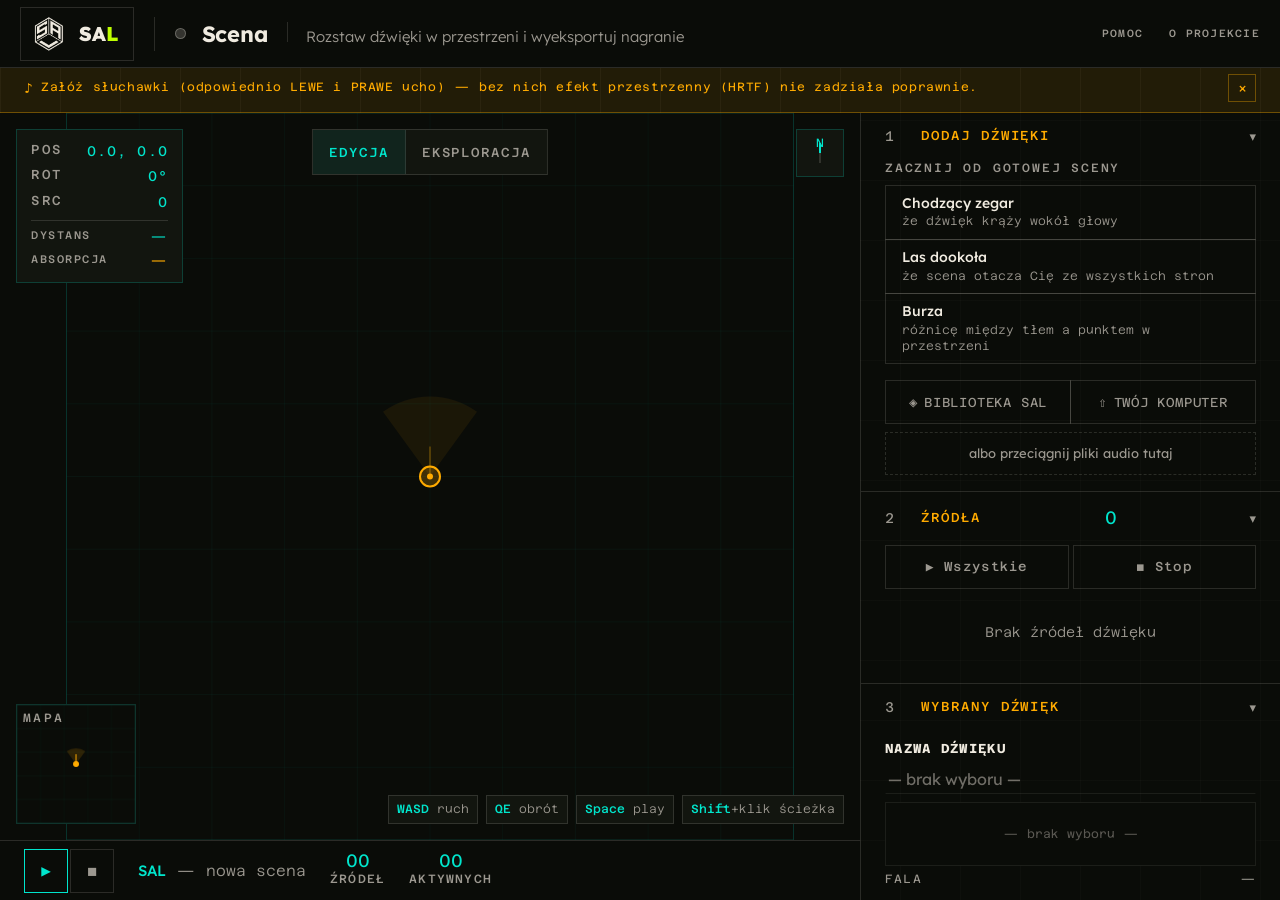
<file: index.html>
<!DOCTYPE html>
<html lang="pl">
<head>
<meta charset="UTF-8">
<meta name="viewport" content="width=device-width, initial-scale=1.0">
<title>Scena — Spatial Audio Lab</title>
<meta name="description" content="Buduj sceny dźwięku przestrzennego w przeglądarce: rozstaw źródła na płaszczyźnie, chodź po scenie na słuchawkach, eksportuj binauralny WAV i AmbiX.">
<link rel="icon" href="assets/brand/icon-32.png" sizes="32x32" type="image/png">
<link rel="icon" href="assets/brand/icon-16.png" sizes="16x16" type="image/png">
<link rel="icon" href="favicon.svg" type="image/svg+xml">
<link rel="apple-touch-icon" href="assets/brand/apple-touch-icon.png">
<meta property="og:type" content="website">
<meta property="og:title" content="Scenografia Dźwiękowa 2D — Spatial Audio Lab">
<meta property="og:description" content="Buduj sceny dźwięku przestrzennego w przeglądarce i eksportuj je do WAV binauralnego oraz AmbiX.">
<meta property="og:url" content="https://spatial-audio-lab.github.io/2D_Audio_Explorer/">
<meta property="og:image" content="https://spatial-audio-lab.github.io/assets/brand/og-image.png">
<meta name="twitter:card" content="summary_large_image">
<link rel="stylesheet" href="css/sal.css">
</head>
<body>
<div class="app-layout edit-mode" id="app">
  <header class="sal-bar" id="salBar">
    <div class="sal-bar-left">
      <a href="/" class="sal-pill" title="Powrót do Hubu (Spatial Audio Lab)">
        <img src="assets/brand/mark-cream-1024.png" alt="" class="sal-pill-mark">
        <span class="sal-pill-text">SA<span class="sal-acid">L</span></span>
      </a>
      <span class="sal-sep"></span>
      <span class="sal-status-dot" id="salStatusDot"></span>
      <span class="sal-name-wrap">
        <span class="sal-name">Scena</span>
        <span class="sal-sep sal-sep--inline"></span>
        <span class="sal-desc">Rozstaw dźwięki w przestrzeni i wyeksportuj nagranie</span>
      </span>
    </div>
    <nav class="sal-tabs" id="salTabs" aria-label="Nawigacja narzędzia">
      <button type="button" class="sal-tab" data-tab="pomoc" data-modal="modalPomoc">Pomoc</button>
      <button type="button" class="sal-tab" data-tab="o-projekcie" data-modal="modalOProjekcie">O projekcie</button>
    </nav>
    <button class="sal-burger" id="salBurger" aria-label="Menu" aria-expanded="false">
      <span></span><span></span><span></span>
    </button>
    <nav class="sal-mobile-menu" id="salMobileMenu" aria-label="Nawigacja narzędzia (mobile)">
      <button type="button" class="sal-tab" data-tab="pomoc" data-modal="modalPomoc">Pomoc</button>
      <button type="button" class="sal-tab" data-tab="o-projekcie" data-modal="modalOProjekcie">O projekcie</button>
    </nav>
  </header>

  <div class="hp-warn" id="hpWarn"><span class="hp-ico">&#9834;</span><span class="hp-txt">Załóż słuchawki (odpowiednio LEWE i PRAWE ucho) — bez nich efekt przestrzenny (HRTF) nie zadziała poprawnie.</span><button class="hp-close" id="hpWarnClose" aria-label="Zamknij ostrzeżenie">&times;</button></div>

  <aside class="library-panel collapsed" id="libraryPanel">
    <!-- Krzyzyk widac WYLACZNIE na telefonie: tam biblioteka wchodzi na pelny ekran
         i przykrywa plotno, wiec musi byc czym ja zamknac. Na komputerze zostaje
         panelem bocznym, ktory zwija przycisk «Biblioteka SAL» z sekcji 01. -->
    <div class="lib-header"><div class="lib-header-row"><span class="lib-title">Biblioteka</span><span class="lib-count-badge" id="libCountBadge">—</span><button class="lib-zamknij" id="libZamknij" type="button" aria-label="Zamknij bibliotekę">&times;</button></div><input class="lib-search" id="libSearch" type="text" placeholder="Szukaj dźwięków…"><select class="lib-source-select" id="libSourceSelect" aria-label="Źródło dźwięków"><option value="all">Wszystkie źródła</option><option value="freesound">Freesound</option><option value="xeno-canto">Xeno-canto</option></select></div>
    <div class="lib-tree" id="libTree"><div class="lib-empty-msg">Ładowanie…</div></div>
  </aside>

  <div class="canvas-area" id="canvasArea">
    <canvas id="mainCanvas"></canvas>
    <div class="hud"><div class="hud-row"><span class="hud-label">POS</span><span class="hud-val" id="hudPos">0.0, 0.0</span></div><div class="hud-row"><span class="hud-label">ROT</span><span class="hud-val" id="hudRot">0°</span></div><div class="hud-row"><span class="hud-label">SRC</span><span class="hud-val" id="hudSrc">0</span></div>
      <!-- Dystans i absorpcja dotycza wybranego dzwieku i zmieniaja sie, gdy chodzisz po
           scenie — ich miejsce jest przy podgladzie, nie w panelu, ktory trzeba przewijac. -->
      <div class="hud-sep"></div>
      <div class="hud-row hud-small"><span class="hud-label">Dystans</span><span class="hud-val" id="selDist">—</span></div>
      <div class="hud-row hud-small"><span class="hud-label">Absorpcja</span><span class="hud-val hud-amber" id="selAbsorb">—</span></div></div>
    <div class="mode-switch-float"><button class="mode-btn active" data-mode="edit">Edycja</button><button class="mode-btn" data-mode="explore">Eksploracja</button></div>
    <div class="compass" id="compassBtn" role="button" tabindex="0" aria-label="Wyśrodkuj scenę i obróć na północ" title="Wyśrodkuj i obróć na północ"><span class="compass-n">N</span><div class="compass-needle" id="compassNeedle"></div></div>
    <div class="minimap"><span class="minimap-label">Mapa</span><canvas id="minimapCanvas"></canvas></div>
    <div class="control-hints"><div class="hint"><kbd>WASD</kbd> ruch</div><div class="hint"><kbd>QE</kbd> obrót</div><div class="hint"><kbd>Space</kbd> play</div><div class="hint"><kbd>Shift</kbd>+klik ścieżka</div></div>
    <div class="target-indicator" id="targetIndicator"><div class="target-marker"></div></div>
    <!-- Pasek powrotu do sceny z autozapisu. Stoi na dole plotna, bo gora nalezy do
         przelacznika Edycja/Eksploracja, a dol srodka jest wolny przy kazdej szerokosci
         (minimapa siedzi po lewej, podpowiedzi klawiszy po prawej, a na telefonie obie
         znikaja). Pokazuje sie tylko wtedy, gdy w pamieci przegladarki naprawde cos
         jest — obsluga w js/95-projekt.js. -->
    <div class="wznow-bar hidden" id="wznowBar" role="status">
      <span class="wznow-txt" id="wznowTxt">Znaleziono niezapisaną scenę.</span>
      <!-- Przyciski w jednym pojemniku, zeby na waskim ekranie dzielily rzad po polowie,
           zamiast lamac sie kazdy do wlasnej linii. -->
      <div class="wznow-akcje">
        <button class="wznow-btn" type="button" id="wznowTak">Wróć do niej</button>
        <button class="wznow-btn wznow-btn--cichy" type="button" id="wznowNie">Zacznij od nowa</button>
      </div>
      <!-- Trzecie wyjscie: zamknij i zdecyduj pozniej. Zapis zostaje w pamieci. -->
      <button class="wznow-zamknij" type="button" id="wznowZamknij"
              aria-label="Zamknij — zdecyduję później">&times;</button>
    </div>
  </div>

  <aside class="sidebar" id="sidebar">
    <!-- Uchwyt szuflady. Na komputerze jest ukryty (display:none w css/sal.css) — prawy
         panel stoi tam po prawej i nie ma czego rozwijac. Ponizej 900 px panel jedzie
         na dol jako szuflada NAD paskiem transportu, a ten przycisk ja otwiera i zamyka. -->
    <button class="szuflada-uchwyt" id="szufladaUchwyt" type="button" aria-expanded="false" aria-controls="sidebar"><span class="szuflada-kreska"></span><span class="szuflada-etyk">Ustawienia sceny</span><span class="szuflada-strzalka">▾</span></button>
    <!-- Skrocony panel telefonu. To, ktore kontrolki w nim zostaja, opisuje pole `telefon`
         w rejestrze KONTROLKI (js/60-panel.js), a nie ta lista ani ten przycisk. Na
         komputerze przycisk jest ukryty i nic nie chowa. -->
    <button class="panel-przelacznik" id="panelPrzelacznik" type="button" aria-controls="sidebar" aria-expanded="false">Pokaż wszystkie ustawienia</button>
    <div class="acc-panel"><div class="acc-head" data-acc="add" role="button" tabindex="0" aria-expanded="true"><div class="acc-head-left"><span class="acc-num">1</span><span class="acc-title">Dodaj dźwięki</span></div><span class="acc-arrow">▾</span></div><div class="acc-body">
      <!-- Gotowe sceny stoja PRZED biblioteka i wlasnymi plikami, bo na telefonie to jest
           jedyne wejscie, ktore nie wymaga niczego znalezc. Przyciski rysuje
           55-sceny-demo.js z pliku sceny-demo.json; jesli ten sie nie wczyta (file://),
           caly ten blok znika i sekcja wyglada jak przedtem. -->
      <div class="demo-box" id="demoBox">
        <div class="demo-label">Zacznij od gotowej sceny</div>
        <div class="demo-row" id="demoRow"></div>
      </div>
      <!-- Dwa zrodla dzwieku obok siebie. Wczesniej biblioteka byla zakladka w gornym pasku,
           wiec nie wygladala na czesc kroku "dodaj dzwieki" i latwo bylo jej nie zauwazyc. -->
      <div class="src-picker">
        <button type="button" class="pick-btn" id="pickLibrary" aria-controls="libraryPanel" aria-expanded="false"><span class="pick-ico">◈</span><span>Biblioteka SAL</span></button>
        <button type="button" class="pick-btn" id="pickFiles"><span class="pick-ico">⇧</span><span>Twój komputer</span></button>
      </div>
      <div class="file-drop" id="fileDrop">albo przeciągnij pliki audio tutaj</div>
      <input type="file" class="hidden-input" id="fileInput" accept="audio/*" multiple>
    </div></div>

    <div class="acc-panel"><div class="acc-head" data-acc="sources" role="button" tabindex="0" aria-expanded="true"><div class="acc-head-left"><span class="acc-num">2</span><span class="acc-title">Źródła</span></div><span class="acc-count" id="accSrcCount">0</span><span class="acc-arrow">▾</span></div><div class="acc-body" id="accSources"><div class="src-actions-row"><button class="btn-sm" id="playAllBtn">▶ Wszystkie</button><button class="btn-sm" id="stopAllBtn">◼ Stop</button></div><div id="sourcesList"><div class="sources-empty">Brak źródeł dźwięku</div></div></div></div>

    <div class="acc-panel"><div class="acc-head" data-acc="selected" role="button" tabindex="0" aria-expanded="true"><div class="acc-head-left"><span class="acc-num">3</span><span class="acc-title">Wybrany dźwięk</span></div><span class="acc-arrow">▾</span></div><div class="acc-body">
      <!-- Nazwa trafia na listę, na mapę JPG, do META i na kulę w Sferze — musi być krótka
           i własna, a nie nazwą pliku z dysku. -->
      <label class="field-label" for="selName">Nazwa dźwięku</label>
      <input class="sel-name empty" id="selName" type="text" maxlength="40" disabled
             placeholder="— brak wyboru —" aria-label="Nazwa wybranego dźwięku" />

      <!-- Fala: gdzie w nagraniu jest cicho, gdzie glosno i w ktorym miejscu jestesmy.
           Liczona z bufora w pamieci, wiec strumien z biblioteki fali nie ma. -->
      <div class="fala-box">
        <canvas id="falaCanvas" class="fala" role="img" aria-label="Fala wybranego dźwięku"></canvas>
        <div class="fala-meta"><span class="fala-etyk">Fala</span><span id="falaCzas">—</span></div>
      </div>

      <!-- Odtwarzanie i wejscie stoja pod fala, bo obie kontrolki dotycza CZASU, a fala
           jest jego obrazem. Wejscie liczy sie od zera, ktore stawia przycisk
           "Wszystkie" w sekcji 2 — pojedyncze play przy zrodle gra od razu. -->
      <div class="routing-toggle" id="playbackToggle"><button class="routing-btn active" data-playback="loop">Loop</button><button class="routing-btn" data-playback="once">Raz</button></div>
      <!-- `max` to tylko wartosc na start (60 podzialek przy skali 0,5 = domyslne 30 s
           nagrania). Prawdziwy zakres wylicza pole `zakres` w rejestrze KONTROLKI
           (js/60-panel.js) z czasu trwania w oknie eksportu — nie zmieniaj go tutaj. -->
      <div class="param-row"><label>Wejście</label><input type="range" id="startOffset" min="0" max="60" value="0"><span class="param-val" id="startOffsetVal">0.0 s</span></div>

      <!-- Atrybucja nad przełącznikiem trybu: to metryczka dźwięku, a nie parametr brzmienia. -->
      <div class="sub-box" id="attrBox">
        <div class="sub-summary" role="button" tabindex="0" aria-expanded="false"><span class="sub-key">Atrybucja</span><span class="sub-state" id="attrState">—</span></div>
        <div class="sub-body">
          <label class="field-label" for="selAuthor">Autor nagrania</label>
          <input class="export-input" id="selAuthor" type="text" maxlength="80" disabled placeholder="kto nagrał ten dźwięk">
          <label class="field-label" for="selLicense">Licencja</label>
          <input class="export-input" id="selLicense" type="text" maxlength="80" disabled list="licenseList" placeholder="np. CC BY 4.0">
          <label class="field-label" for="selUrl">Link do źródła</label>
          <input class="export-input" id="selUrl" type="url" maxlength="300" disabled placeholder="https://…">
        </div>
      </div>

      <div class="routing-toggle" id="routingToggle"><button class="routing-btn active" data-route="spatial">◎ Spatial</button><button class="routing-btn" data-route="direct">♫ Direct Stereo</button></div>
      <div class="param-row"><label>Vol</label><input type="range" id="volSlider" min="0" max="100" value="70"><span class="param-val" id="volVal">70%</span></div>
      <div class="param-row"><label>Wys</label><input type="range" id="heightSlider" min="-100" max="100" value="0"><span class="param-val" id="heightVal">0.0m</span></div>

      <div id="spatialSection">
        <div class="sub-box" id="stereoBox">
          <div class="sub-summary" role="button" tabindex="0" aria-expanded="false"><span class="sub-num">3.1</span><span class="sub-key">Szerokość stereo</span><span class="sub-state stereo-indicator" id="stereoInd">Punkt</span></div>
          <div class="sub-body">
            <div class="param-row"><label>Szer.</label><input type="range" id="widthSlider" min="0" max="200" value="0" step="1"><span class="param-val" id="widthVal">0.0m</span></div>
            <div class="param-row"><label>Kąt</label><input type="range" id="angleSlider" min="-180" max="180" value="0" step="1"><span class="param-val" id="angleVal">0°</span></div>
          </div>
        </div>
      </div>

      <div class="sub-box">
        <div class="sub-summary" role="button" tabindex="0" aria-expanded="false"><span class="sub-num">3.2</span><span class="sub-key">Ruch</span><span class="sub-state" id="motionState">Statyczny</span></div>
        <div class="sub-body">
          <div class="motion-mode-row" id="motionModeRow"><button class="motion-mode-btn active" data-motion="static">Statyczny</button><button class="motion-mode-btn" data-motion="orbit">Orbita</button><button class="motion-mode-btn" data-motion="random">Random</button><button class="motion-mode-btn" data-motion="path">Ścieżka</button></div>
          <div class="motion-params" id="speedParams"><div class="param-row"><label>Prędk.</label><input type="range" id="motionSpeed" min="1" max="100" value="20" step="1"><span class="param-val" id="motionSpeedVal">2.0</span></div></div>
          <div class="motion-params" id="orbitParams">
            <div class="param-row"><label>Promień</label><input type="range" id="orbitRadius" min="5" max="200" value="50" step="1"><span class="param-val" id="orbitRadiusVal">5.0m</span></div>
            <!-- Start liczony od polnocy: 0 = przed sluchaczem, w lewo ujemny, w prawo dodatni. -->
            <div class="param-row"><label>Start</label><input type="range" id="orbitStart" min="-180" max="180" value="0" step="1"><span class="param-val" id="orbitStartVal">0°</span></div>
            <div class="param-row"><label>Obieg</label><input type="range" id="orbitPeriod" min="2" max="240" value="20" step="1"><span class="param-val" id="orbitPeriodVal">10.0 s</span></div>
          </div>
          <div class="motion-params" id="randomParams"><div class="param-row"><label>Zasięg</label><input type="range" id="randomRange" min="10" max="200" value="80" step="1"><span class="param-val" id="randomRangeVal">8.0m</span></div></div>
          <div class="motion-params" id="pathParams"><div class="path-actions"><button class="btn-sm" id="addPathBtn" aria-pressed="false">⊕ Dodaj punkty</button><button class="btn-sm" id="clearPathBtn">✕ Wyczyść</button></div><div class="path-hint">Włącz <kbd>⊕ Dodaj punkty</kbd> i dotykaj sceny. Na myszy działa też <kbd>Shift</kbd>+klik.</div><div class="param-row" style="margin-top:4px"><label>Pętla</label><input type="range" id="pathLoop" min="0" max="1" value="1" step="1"><span class="param-val" id="pathLoopVal">Tak</span></div></div>
        </div>
      </div>
    </div></div>

    <div class="acc-panel"><div class="acc-head" data-acc="room" role="button" tabindex="0" aria-expanded="true"><div class="acc-head-left"><span class="acc-num">4</span><span class="acc-title">Przestrzeń</span></div><span class="acc-arrow">▾</span></div><div class="acc-body">
      <div class="param-row"><label>Master</label><input type="range" id="masterVolSlider" min="0" max="100" value="100"><span class="param-val" id="masterVolVal">100%</span></div>
      <div class="sub-box" id="reverbBox">
        <div class="sub-summary" role="button" tabindex="0" aria-expanded="false"><span class="sub-num">4.1</span><span class="sub-key">Reverb</span><span class="sub-state" id="reverbState2">Włączony</span></div>
        <div class="sub-body">
          <div class="param-row"><label>Stan</label><button class="btn-toggle active" id="reverbEnableBtn" aria-pressed="true">Włączony</button></div>
          <div class="param-row"><label>Wet</label><input type="range" id="reverbWet" min="0" max="100" value="35"><span class="param-val" id="reverbWetVal">35%</span></div>
          <div class="param-row"><label>Rozmiar</label><input type="range" id="reverbSize" min="0" max="100" value="60"><span class="param-val" id="reverbSizeVal">0.60</span></div>
          <div class="param-row"><label>Tłum.</label><input type="range" id="reverbDamp" min="0" max="100" value="50"><span class="param-val" id="reverbDampVal">0.50</span></div>
        </div>
      </div>
    </div></div>

    <!-- Eksport nie miesci sie juz w kolumnie 420 px: pol tuzina pol tekstowych, opis sceny
         i lista opcji. Naglowek sekcji otwiera dlatego pelnoekranowe okno, a panel zostaje
         przy tym, do czego sluzy — przy ukladaniu dzwiekow. -->
    <div class="acc-panel" id="eksportPanel">
      <div class="acc-head acc-head--akcja" id="openExport" role="button" tabindex="0" aria-haspopup="dialog">
        <div class="acc-head-left"><span class="acc-num">5</span><span class="acc-title">Eksport</span></div>
        <span class="acc-arrow acc-arrow--okno">&#8599;</span>
      </div>
    </div>

    <!-- 6. Projekt — zapis ROBOCZY, nie eksport. Eksport (5) robi pliki do sluchania
         i do oddania; projekt zapisuje to, co trzeba, zeby wrocic do ukladania sceny.
         Dzwiekow w nim nie ma: plik audio z dysku wazy dziesiatki megabajtow i nie ma
         jak go wlozyc do pliku opisu, wiec projekt zapamietuje jego NAZWE i prosi
         o wskazanie go przy wczytaniu. Dzwieki z Biblioteki SAL wracaja same. -->
    <div class="acc-panel" id="projektPanel"><div class="acc-head" data-acc="projekt" role="button" tabindex="0" aria-expanded="true"><div class="acc-head-left"><span class="acc-num">6</span><span class="acc-title">Projekt</span></div><span class="acc-arrow">▾</span></div><div class="acc-body">
      <div class="proj-wstep">Zapis roboczy sceny: pozycje, ruch, wejścia, pogłos i pola eksportu.
        Dźwięki z Biblioteki SAL wracają same; te z Twojego komputera trzeba wskazać ponownie.</div>
      <div class="proj-akcje">
        <button class="btn-sm" type="button" id="zapiszProjektBtn">⇩ Zapisz projekt</button>
        <button class="btn-sm" type="button" id="wczytajProjektBtn">⇧ Wczytaj projekt</button>
      </div>
      <div class="proj-stan" id="projStan">Autozapis: czeka na pierwszy dźwięk</div>
      <div class="proj-braki hidden" id="brakiBox">
        <div class="proj-braki-txt" id="brakiTxt"></div>
        <div class="proj-braki-akcje">
          <button class="btn-sm" type="button" id="brakiBtn">⇧ Wskaż pliki</button>
          <!-- Przycisk znika w przegladarce, ktora nie umie wskazac folderu — obsluga
               w js/95-projekt.js sprawdza `webkitdirectory` zamiast zakladac, ze jest. -->
          <button class="btn-sm" type="button" id="brakiFolderBtn">◈ Wskaż folder</button>
        </div>
        <div class="proj-braki-hint">Z folderu Scena weźmie tylko te dźwięki, na które czeka.
          Możesz go też przeciągnąć na pole w sekcji 1.</div>
      </div>
      <input type="file" class="hidden-input" id="projektInput" accept=".json,application/json">
      <input type="file" class="hidden-input" id="brakiInput" accept="audio/*" multiple>
      <input type="file" class="hidden-input" id="brakiFolderInput" webkitdirectory multiple>
    </div></div>
  </aside>

  <div class="transport">
    <div class="transport-btns"><button class="transport-btn" id="tPlayAll">▶</button><button class="transport-btn" id="tStopAll">◼</button></div>
    <div class="transport-info"><div class="transport-scene" id="tSceneName"><span>SAL</span> — nowa scena</div><div class="t-counters"><div class="t-counter"><div class="t-counter-num" id="tSrcCount">00</div><div class="t-counter-label">Źródeł</div></div><div class="t-counter"><div class="t-counter-num" id="tPlayCount">00</div><div class="t-counter-label">Aktywnych</div></div></div></div>
  </div>
</div>

<!-- Toast ma dwa zycia. Krotkie (domyslne) gasnie samo — to potwierdzenie, ze cos sie
     stalo. Dlugie (showToast z czasem 0) zostaje, dopoki uzytkownik go nie zamknie:
     podpowiedz gotowej sceny MOWI, CO ZROBIC, wiec musi przezyc czytanie. -->
<div class="toast" id="toast" role="status" aria-live="polite"><span class="toast-txt" id="toastTxt"></span><button class="toast-close" id="toastClose" type="button" aria-label="Zamknij podpowiedź">&times;</button></div>

<!-- Potwierdzenie dzialan nieodwracalnych. Jedno okno obsluguje kasowanie zrodla
     i ostrzezenie przed eksportem, ktory po cichu pominalby czesc sceny. -->
<div class="confirm-overlay" id="confirmOverlay" role="dialog" aria-modal="true"
     aria-labelledby="confirmTitle" aria-describedby="confirmText">
  <div class="confirm-box">
    <div class="confirm-bar"></div>
    <div class="confirm-body">
      <div class="confirm-title" id="confirmTitle">Uwaga</div>
      <div class="confirm-text" id="confirmText">—</div>
      <div class="confirm-sub" id="confirmSub"></div>
    </div>
    <div class="confirm-actions">
      <button class="confirm-btn" id="confirmNo">Nie, zostaw</button>
      <button class="confirm-btn danger" id="confirmYes">Tak, skasuj</button>
    </div>
  </div>
</div>

<!-- par.13: oznakowanie KPO/UE ma byc w kazdej aplikacji laboratorium, nie tylko w Hubie -->
<div class="sal-modal-overlay" id="modalEksport" aria-hidden="true">
  <div class="sal-modal sal-modal--eksport" role="dialog" aria-modal="true" aria-labelledby="modalEksportTitle">
    <button type="button" class="sal-modal-close" data-close-modal aria-label="Zamknij">&#10005;</button>
    <h2 id="modalEksportTitle" class="sal-modal-h2">Eksport sceny</h2>
    <p class="eks-wstep">Scena zapisuje się jako <strong>jedno archiwum .zip</strong> bez kompresji.
      W środku jest pięć plików: nagranie binauralne, ambisoniczne, mapa, opis dla człowieka
      i opis dla maszyny. Sferę karmi się tym archiwum wprost — sama wybiera z niego, czego potrzebuje.</p>
    <div class="eks-siatka">
      <div class="eks-kolumna">
<div class="kpo-field">
        <div class="export-label row-between"><span>Numer sceny</span><label class="opt-check"><input type="checkbox" id="sceneNumberOn" checked> numeruj</label></div>
        <input class="export-input" id="sceneNumber" type="text" value="001" placeholder="np. 001">
      </div>
      <div class="kpo-field"><div class="export-label">Nazwa sceny / lokalizacji</div><input class="export-input" id="sceneName" type="text" placeholder="np. Las_Deszczowy"></div>
      <div class="kpo-field"><div class="export-label">Czas trwania (s)</div><input class="export-input" id="kpoDuration" type="number" value="30" min="1" max="600"></div>
      </div>
      <div class="eks-kolumna">
<div class="sub-box open">
        <div class="sub-summary" role="button" tabindex="0" aria-expanded="true"><span class="sub-num">5.1</span><span class="sub-key">Opis i autorstwo</span><span class="sub-state" id="sceneAttrState">nie podano</span></div>
        <div class="sub-body">
          <div class="export-label row-between"><span>Opis sceny</span><button class="q-btn" type="button" data-hint="hintDesc" aria-label="Do czego służy opis sceny">?</button></div>
          <div class="q-hint hidden" id="hintDesc">Pokaże się w rogu wizualizacji w Sferze, gdy wrzucisz tam plik SCENA.json razem z nagraniem.</div>
          <textarea class="export-input export-area" id="sceneDesc" rows="3" maxlength="400" placeholder="Co to za miejsce, kiedy nagrane, czego słuchacz ma szukać…"></textarea>

          <label class="field-label" for="sceneAuthor">Autor sceny</label>
          <input class="export-input" id="sceneAuthor" type="text" maxlength="80" placeholder="imię i nazwisko albo pseudonim">

          <div class="export-label row-between"><span>Licencja sceny</span><button class="q-btn" type="button" data-hint="hintLic" aria-label="Gdzie trafia licencja">?</button></div>
          <div class="q-hint hidden" id="hintLic">Trafia do pliku META i do SCENA.json, razem z autorami i licencjami poszczególnych dźwięków.</div>
          <input class="export-input" id="sceneLicense" type="text" maxlength="80" list="licenseList" placeholder="np. CC BY 4.0">
          <datalist id="licenseList"><option value="CC0 1.0 (domena publiczna)"><option value="CC BY 4.0"><option value="CC BY-SA 4.0"><option value="CC BY-NC 4.0"><option value="Wszystkie prawa zastrzeżone"></datalist>
        </div>
      </div>

      <div class="sub-box open">
        <div class="sub-summary" role="button" tabindex="0" aria-expanded="true"><span class="sub-num">5.2</span><span class="sub-key">Opcje pliku</span><span class="sub-state" id="fileOptState">pogłos, z ruchem, bez daty</span></div>
        <div class="sub-body">
          <div class="export-label row-between"><span>Data utworzenia</span><label class="opt-check"><input type="checkbox" id="kpoDateManual"> ręcznie</label></div>
          <input class="export-input" id="kpoDate" type="date" style="color-scheme:dark" disabled>
          <div id="kpoDateAuto" class="kpo-hint">auto</div>
          <div class="export-label row-between" style="margin-top:10px"><span>Data na mapie JPG</span><label class="opt-check"><input type="checkbox" id="mapDateOn"> pokaż</label></div>
          <div class="export-label row-between" style="margin-top:10px"><span>Pogłos w eksporcie</span><label class="opt-check"><input type="checkbox" id="exportReverb" checked> włącz</label></div>
          <div class="export-label row-between" style="margin-top:10px"><span>Ruch źródeł</span><label class="opt-check"><input type="checkbox" id="exportMotion" checked> utrwal</label></div>
        </div>
      </div>

      </div>
    </div>
    <div class="eks-stopka">
      <button class="btn-kpo" id="generateExport">&#11015; Eksportuj scenę (archiwum .zip)</button>
      <div id="kpoSteps"></div>
    </div>
  </div>
</div>

<div class="sal-modal-overlay" id="modalOProjekcie" aria-hidden="true">
  <div class="sal-modal" role="dialog" aria-modal="true" aria-labelledby="modalOProjekcieTitle">
    <button type="button" class="sal-modal-close" data-close-modal aria-label="Zamknij">&#10005;</button>
    <h2 id="modalOProjekcieTitle" class="sal-modal-h2">O projekcie</h2>

    <p>Scena to jedno z siedmiu narzędzi <strong>Spatial Audio Lab</strong> — projektu stypendialnego
      finansowanego w ramach Krajowego Planu Odbudowy. Powstała jako część archiwum dźwięku
      przestrzennego łączącego inżynierię dźwięku z edukacją teatralną i technikami uważności.</p>

    <h3 class="sal-modal-h3">Jak to działa</h3>
    <p>Web Audio API (<code>PannerNode</code>, model HRTF) spatializuje dźwięk w czasie rzeczywistym;
      ta sama pozycja karmi jednocześnie widok sceny i enkoder ambisoniczny, więc to, co widzisz,
      jest dokładnie tym, co słyszysz. Eksport do WAV 48 kHz / 32-bit float — binauralny (stereo)
      oraz ambisoniczny FOA w formacie AmbiX.</p>

    <h3 class="sal-modal-h3">Metadane</h3>
    <dl class="sal-modal-meta">
      <div><dt>Autor</dt><dd>Oskar Hamerski</dd></div>
      <div><dt>Program</dt><dd>Stypendia kulturowe KPO — Narodowy Instytut Muzyki i Tańca (NIMiT)</dd></div>
      <div><dt>Umowa</dt><dd>143/KPO.STYPENDIA/NIMIT/2025</dd></div>
      <div><dt>Technologia</dt><dd>Web Audio API (HRTF) + ambisonia FOA / AmbiX</dd></div>
    </dl>

    <h3 class="sal-modal-h3">Finansowanie</h3>
    <p>Projekt sfinansowany przez Unię Europejską — NextGenerationEU. Wsparcie w ramach Krajowego
      Planu Odbudowy i Zwiększania Odporności, Inwestycja A2.5.1: Program wspierania działalności
      podmiotów sektora kultury i przemysłów kreatywnych na rzecz stymulowania ich rozwoju.
      Instytucja Wspierająca: Narodowy Instytut Muzyki i Tańca.</p>

    <div class="sal-kpo-strip">
      <img src="assets/kpo/KPO.jpg" alt="Logotypy: Krajowy Plan Odbudowy, Rzeczpospolita Polska, Sfinansowane przez Unię Europejską NextGenerationEU">
    </div>

    <p><a href="https://spatial-audio-lab.github.io/o-projekcie/" target="_blank" rel="noopener">Pełne
      informacje o projekcie (wskaźniki, certyfikaty, kontakt) &#8599;</a></p>
  </div>
</div>

<div class="sal-modal-overlay" id="modalPomoc" aria-hidden="true">
  <div class="sal-modal" role="dialog" aria-modal="true" aria-labelledby="modalPomocTitle">
  <button type="button" class="sal-modal-close" data-close-modal aria-label="Zamknij">&#10005;</button>
  <h2 id="modalPomocTitle" class="sal-modal-h2">Pomoc</h2>
  <div class="help-tabs" role="tablist">
    <button class="help-tab active" id="helpTabBasic" role="tab" aria-selected="true" aria-controls="helpBasic">Podstawy</button>
    <button class="help-tab" id="helpTabAdvanced" role="tab" aria-selected="false" aria-controls="helpAdvanced">Zaawansowane</button>
    <button class="help-tab" id="helpTabGlossary" role="tab" aria-selected="false" aria-controls="helpGlossary">Banki dźwięków</button>
    <button class="help-tab" id="helpTabEco" role="tab" aria-selected="false" aria-controls="helpEco">W ekosystemie</button>
  </div>
  <div id="helpBasic" class="help-panel" role="tabpanel">
    <h3 class="sal-modal-h3">Zacznij tutaj</h3>
    <p>1. Dodaj dźwięk — w panelu «01 Dodaj dźwięki» po prawej masz dwa przyciski. «Biblioteka SAL» otwiera po lewej spis gotowych, darmowych nagrań. «Twój komputer» wybiera plik z dysku; pliki można też po prostu przeciągnąć na to pole.</p>
    <p>2. Kliknij i przeciągnij kropkę na środkowym obrazie — tak ustawiasz, skąd w przestrzeni ma być słychać dany dźwięk.</p>
    <p>3. U góry przełącz się z «Edycja» na «Eksploracja» i porusz się po scenie klawiszami <kbd>W</kbd><kbd>A</kbd><kbd>S</kbd><kbd>D</kbd> (albo strzałkami) — dźwięk będzie się zmieniał zależnie od tego, gdzie jesteś i w którą stronę patrzysz.</p>
    <p>4. Załóż słuchawki — bez nich efekt przestrzenny nie zadziała.</p>
    <p>Na liście źródeł po prawej możesz kliknąć dowolny dźwięk, żeby zmienić jego głośność suwakiem albo usunąć go przyciskiem ✕. Gdy poczujesz się pewniej, zajrzyj do zakładki «Zaawansowane» — jest tam pogłos, ruch dźwięków w czasie i eksport gotowej sceny. Nie masz jeszcze materiału? Zakładka «Banki dźwięków» zbiera miejsca, z których można legalnie pobrać nagrania.</p>
  </div>
  <div id="helpAdvanced" class="help-panel" style="display:none" role="tabpanel">
    <h3 class="sal-modal-h3">Biblioteka dźwięków</h3>
    <p>Przycisk «Biblioteka SAL» w panelu «01 Dodaj dźwięki» otwiera po lewej spis gotowych, darmowych dźwięków pobranych z serwisu Freesound.org, poukładanych w kategorie (Natura, Nastrój...). Działy otwierają się zwinięte — widać wtedy cały spis naraz; kliknięcie w dział rozwija jego nagrania. Wpisz coś w polu wyszukiwania, żeby szybciej znaleźć konkretny dźwięk — np. „woda" albo „ptaki". Kliknięcie „+" od razu wstawia dźwięk na scenę w losowym miejscu; potem przeciągnij go tam, gdzie ma być słychać. Niektóre dźwięki wymagają podania autora — jeśli tak, jego nazwisko z linkiem pojawi się pod nazwą dźwięku w bibliotece; warto go zachować, jeśli scena ma być gdzieś publikowana.</p>
    <h3 class="sal-modal-h3">Panel „Wybrany" — ustawienia dźwięku, który właśnie kliknąłeś</h3>
    <p><strong>Tryb: W przestrzeni / Bezpośrednio.</strong> To najważniejszy przełącznik dla danego dźwięku. „W przestrzeni" sprawia, że dźwięk brzmi tak, jakby naprawdę dochodził z konkretnego punktu na mapie — im dalej się od niego oddalisz albo im bardziej się od niego odwrócisz, tym ciszej i inaczej będzie brzmiał, dokładnie jak w prawdziwym świecie. „Bezpośrednio" wyłącza ten efekt — dźwięk gra jednakowo, niezależnie gdzie jesteś i w którą stronę patrzysz. Używaj „Bezpośrednio" dla rzeczy, które mają być zawsze wyraźnie słyszalne i nie są częścią sceny — np. narracja lektora, muzyka w tle, albo gdy dźwięk sam już został nagrany jako gotowe nagranie „na słuchawki" i nie chcesz, żeby program dodatkowo go przetwarzał.</p>
    <p><strong>Vol (głośność).</strong> Głośność tego jednego, wybranego dźwięku — niezależna od głośności innych dźwięków i od suwaka „Master" w panelu Przestrzeń.</p>
    <p><strong>Wys (wysokość).</strong> Przesuwa dźwięk w górę albo w dół względem słuchacza. Przydatne dla dźwięków, które w naturze też są wyżej lub niżej — np. śpiew ptaka wysoko nad głową, albo bulgotanie wody pod nogami.</p>
    <p><strong>Szerokość stereo (Szer. i Kąt).</strong> Zwykle dźwięk brzmi jak punkt — jedno konkretne miejsce. Zwiększając „Szer." rozciągasz go na większy obszar, jakby dochodził z całej okolicy naraz, a nie z jednego miejsca — dobre dla szumu lasu, tłumu ludzi, rzeki czy wiatru. „Kąt" ustawia, w którą stronę ten obszar jest rozciągnięty. Wskaźnik obok pokazuje, czy dźwięk jest teraz „Punktem" czy już „Stereo".</p>
    <p><strong>Dystans i Absorpcja (u dołu sekcji „W przestrzeni").</strong> To tylko podgląd, nic tu nie klikasz — pokazuje, jak daleko aktualnie jesteś od wybranego dźwięku i jak bardzo przez tę odległość „przytłumia się" (traci wysokie tony) — dokładnie tak, jak odległe dźwięki brzmią stłumione w prawdziwym świecie.</p>
    <p><strong>Ruch źródła.</strong> Zamiast trzymać dźwięk w jednym miejscu, możesz sprawić, żeby sam się poruszał: <strong>Orbita</strong> — krąży w kółko wokół punktu, w którym go postawiłeś (np. bzyczący owad dookoła głowy). <strong>Random</strong> — błądzi losowo po okolicy (np. zwierzę, które się nie trzyma jednego miejsca). <strong>Ścieżka</strong> — porusza się po trasie, którą sam narysujesz: zaznacz dźwięk, wybierz „Ścieżka", potem trzymaj <kbd>Shift</kbd> i klikaj kolejne punkty na scenie (np. dla przejeżdżającego samochodu albo kogoś przechodzącego obok). <strong>Orbita ma trzy własne suwaki.</strong> „Promień" to wielkość okręgu. „Start" mówi, w którym miejscu okręgu dźwięk stoi na początku nagrania: zero to prosto przed słuchaczem, w lewo idzie na zachód, w prawo na wschód, a skrajne 180° stawia go za plecami. „Obieg" to czas jednego pełnego okrążenia w sekundach — ustawiasz wprost, ile ma trwać jedno kółko, zamiast zgadywać prędkość. Sam okrąg przesuwa się chwytając za <strong>uchwyt w jego środku</strong>, nie za dźwięk. Random i Ścieżka mają zamiast tego suwak „Prędkość" oraz własne parametry (zasięg błądzenia, czy ścieżka ma się powtarzać w pętli).</p>
    <h3 class="sal-modal-h3">Panel „Przestrzeń" — ustawienia całej sceny naraz</h3>
    <p><strong>Master.</strong> Ogólna głośność wszystkiego naraz — przydatna, gdy chcesz np. na chwilę wszystko przyciszyć bez zmieniania głośności każdego dźwięku z osobna.</p>
    <p><strong>Pogłos (reverb).</strong> Dodaje wrażenie, że wszystkie dźwięki dzieją się w jakimś konkretnym, fizycznym miejscu, a nie w pustce — tak jak głos brzmi inaczej w małej łazience, a inaczej w wielkiej hali. „Włącz" włącza lub wyłącza ten efekt dla całej sceny. „Wet" to ile tego pogłosu słychać (więcej = bardziej „jaskiniowo"). „Rozmiar" symuluje wielkość pomieszczenia — im większa wartość, tym dłużej dźwięk „donosi się echem", jakby scena działa się w większej przestrzeni. „Tłumienie" ustawia, jak szybko to echo gaśnie — twarde powierzchnie (beton, kamień) dają długie, wyraźne echo, miękkie (trawa, tkaniny) szybko je wygaszają.</p>
    <h3 class="sal-modal-h3">Panel „Eksport" — zapisywanie gotowej sceny na dysk</h3>
    <p>Kliknięcie w nagłówek panelu <strong>05 Eksport</strong> otwiera osobne okno na środku ekranu — tam wpisujesz numer i nazwę sceny (przydatne, jeśli robisz ich więcej), czas trwania nagrania, opis i autorstwo. Przycisk „Eksportuj scenę" pobiera <strong>jedno archiwum .zip</strong>, a w nim komplet 5 plików o wspólnej nazwie. Archiwum jest nieskompresowane — pliki w środku leżą bez zmian, więc otwiera je każdy program i nic na tym nie traci jakość dźwięku.</p>
    <p>— <strong>plik „BINAURAL"</strong> — gotowe nagranie do odsłuchu na zwykłych słuchawkach, dokładnie tak, jak scena brzmi w aplikacji. To jest plik, którego prawdopodobnie potrzebujesz najczęściej.</p>
    <p>— <strong>plik „AMBIX"</strong> — wersja tej samej sceny w formacie do dalszej, profesjonalnej obróbki w innych programach do dźwięku przestrzennego albo w aplikacjach VR/360°. Zwykły odtwarzacz nie odtworzy go poprawnie — pomiń ten plik, jeśli go nie potrzebujesz.</p>
    <p>— <strong>plik „MAPA"</strong> — obrazek z widokiem sceny z góry (rozmieszczenie dźwięków i słuchacza), przydatny do dokumentacji albo sprawozdania.</p>
    <p>— <strong>plik „META"</strong> — plik tekstowy ze wszystkimi ustawieniami sceny (pozycje, głośności, autorzy dźwięków) — też do dokumentacji, żeby nie trzeba było niczego odtwarzać ze słuchu.</p>
    <p>— <strong>plik „SCENA"</strong> — ten sam opis sceny, ale w formacie do odczytu maszynowego (JSON). Jeśli wrzucisz go razem z plikiem „AMBIX" do <strong>Sfery</strong>, na kuli zapalą się nazwane punkty w miejscach Twoich dźwięków — pulsujące w rytm głośności każdego z nich, z podpisem, gdy dany dźwięk jest przed Tobą. Do niczego innego nie jest potrzebny.</p>
    <h3 class="sal-modal-h3">Sterowanie klawiaturą</h3>
    <p><kbd>W</kbd><kbd>A</kbd><kbd>S</kbd><kbd>D</kbd> (albo strzałki) — chodzenie po scenie w trybie Eksploracja · <kbd>Q</kbd><kbd>E</kbd> — obracanie się · <kbd>Space</kbd> — odtwórz/zatrzymaj zaznaczony dźwięk · <kbd>Shift</kbd>+klik — dodaj punkt trasy, gdy dźwięk ma tryb ruchu „Ścieżka"</p>
  </div>
  <div id="helpGlossary" class="help-panel" style="display:none" role="tabpanel">
    <h3 class="sal-modal-h3">Skąd wziąć dźwięki</h3>
    <p>Scena nie ma własnej biblioteki nagrań — dźwięki wczytujesz z dysku. Poniżej banki, z których można legalnie pobierać materiał. <strong>Zawsze sprawdzaj licencję konkretnego pliku</strong>: w tych samych serwisach obok siebie leżą nagrania na CC0 i takie, które wymagają podania autora. Stan opisów: sierpień 2026.</p>

    <h3 class="sal-modal-h3">Freesound</h3>
    <p><a href="https://freesound.org" target="_blank" rel="noopener">freesound.org</a> — największy i najbardziej różnorodny zbiór. Prowadzony przez Uniwersytet Pompeu Fabra w Barcelonie, wypełniany przez społeczność od 2005 roku. Znajdziesz tu praktycznie wszystko: pojedyncze efekty, długie nagrania terenowe, dźwięki miast, maszyn, zwierząt, pogody.</p>
    <p><strong>Licencje:</strong> każdy plik ma własną — najczęściej CC0 (bez żadnych warunków), CC BY (trzeba podać autora) albo CC BY-NC (bez zastosowań komercyjnych). <strong>Licencja jest przy każdym pliku osobno i trzeba ją przeczytać przed pobraniem.</strong> Wymaga darmowego konta.</p>
    <p><strong>Do czego się nadaje:</strong> gdy szukasz czegoś konkretnego i nietypowego. Jakość bywa różna — od nagrań studyjnych po telefon w kieszeni — więc warto odsłuchać przed użyciem.</p>

    <h3 class="sal-modal-h3">radio aporee ::: maps</h3>
    <p><a href="https://aporee.org/maps/" target="_blank" rel="noopener">aporee.org/maps</a> — mapa świata pokryta nagraniami terenowymi, przypiętymi do miejsc, w których powstały. Projekt Udo Noll, prowadzony od 2006 roku. To nie jest bank efektów, tylko archiwum <em>miejsc</em>.</p>
    <p><strong>Licencje:</strong> autor każdego nagrania wybiera przy wgrywaniu jedną z licencji Creative Commons albo domenę publiczną — trzeba więc sprawdzić przy konkretnym pliku.</p>
    <p><strong>Do czego się nadaje:</strong> tło i atmosfera całej sceny. Regulamin serwisu wprost wyklucza krótkie efekty i miksy — są tam wyłącznie nagrania z prawdziwych miejsc, minimum minuta, w stereo, bez obróbki. Dokładnie ten materiał, z którego buduje się przekonującą scenografię dźwiękową.</p>

    <h3 class="sal-modal-h3">Pixabay</h3>
    <p><a href="https://pixabay.com/sound-effects/" target="_blank" rel="noopener">pixabay.com/sound-effects</a> — duży zbiór efektów i muzyki na jednej, wspólnej licencji.</p>
    <p><strong>Licencja:</strong> własna licencja Pixabay — użycie komercyjne dozwolone, podanie autora nie jest wymagane. Nie wolno natomiast odsprzedawać samych plików ani udostępniać ich jako własnej kolekcji dźwięków.</p>
    <p><strong>Do czego się nadaje:</strong> gdy potrzebujesz czegoś szybko i bez zastanawiania się nad warunkami. Zbiór jest mniej „terenowy" niż Freesound, za to jednolicie opisany.</p>

    <h3 class="sal-modal-h3">Mixkit</h3>
    <p><a href="https://mixkit.co/free-sound-effects/" target="_blank" rel="noopener">mixkit.co/free-sound-effects</a> — starannie wyselekcjonowany, niewielki zbiór efektów i muzyki.</p>
    <p><strong>Licencja:</strong> Mixkit Free License — użycie komercyjne dozwolone, podanie autora niewymagane. Nie wolno odsprzedawać ani udostępniać plików w niezmienionej postaci jako osobnego produktu.</p>
    <p><strong>Do czego się nadaje:</strong> czyste, gotowe efekty o przewidywalnej jakości. Mało tu nagrań terenowych, dużo dźwięków „użytkowych".</p>

    <h3 class="sal-modal-h3">BBC Sound Effects</h3>
    <p><a href="https://sound-effects.bbcrewind.co.uk" target="_blank" rel="noopener">sound-effects.bbcrewind.co.uk</a> — ponad 30 tysięcy nagrań z archiwum BBC, część sięga lat trzydziestych. Nagrania historyczne, maszyny, transport, zwierzęta, atmosfery miejsc.</p>
    <p><strong>Licencja:</strong> RemArc License — <strong>tylko do celów osobistych, edukacyjnych i badawczych</strong>. Do użycia komercyjnego trzeba wykupić osobną licencję. Przy pracy stypendialnej i pokazach niekomercyjnych warunki zwykle są spełnione, ale <strong>przed publikacją komercyjną sprawdź warunki na stronie</strong>.</p>
    <p><strong>Do czego się nadaje:</strong> materiał archiwalny i dźwięki, których dziś już się nie nagra.</p>

    <h3 class="sal-modal-h3">Jak używać pobranego pliku w Scenie</h3>
    <p>Panel <strong>01 Dodaj dźwięki</strong> po prawej — przycisk «Twój komputer» albo przeciągnięcie plików na pole pod przyciskami. Obsługiwane są wszystkie formaty, które umie odtworzyć przeglądarka: WAV, MP3, OGG, Opus, FLAC, M4A. Każdy plik ląduje w losowym miejscu sceny; potem przeciągasz go myszą tam, gdzie ma być.</p>
    <p>Po wczytaniu nazwa jest sprzątana automatycznie — rozszerzenie, numer i podkreślenia znikają. Możesz ją zmienić w panelu <strong>03 Wybrany</strong>. Ta nazwa pojawi się na liście, na eksportowanej mapie i jako podpis punktu w Sferze, więc warto, żeby była krótka i mówiła, co to za dźwięk.</p>

    <h3 class="sal-modal-h3">Prawa autorskie — o czym trzeba pamiętać</h3>
    <p>„Darmowe" nie znaczy „bez warunków". Trzy najczęstsze przypadki:</p>
    <p><strong>CC0 / domena publiczna</strong> — możesz wszystko, autor zrzekł się praw. Podanie źródła nie jest wymagane, ale jest w dobrym tonie.</p>
    <p><strong>CC BY</strong> — możesz wszystko, <em>pod warunkiem że podasz autora</em>. Jeśli nie podasz, łamiesz licencję. Właśnie po to w panelu <strong>03 Wybrany</strong> jest sekcja <strong>Autor i licencja</strong>: wpisz tam autora, licencję i link, a wszystko trafi do pliku META i do pliku JSON razem z gotową sceną.</p>
    <p><strong>CC BY-NC oraz licencje typu RemArc</strong> — użycie niekomercyjne. Prezentacja w ramach stypendium czy pokaz w galerii zwykle się mieści, sprzedaż nagrania już nie.</p>
    <p>Zapisuj autora i licencję <em>od razu przy wczytaniu pliku</em>, a nie na końcu pracy. Po tygodniu nikt już nie pamięta, skąd pochodził dwudziesty dźwięk w scenie.</p>

    <h3 class="sal-modal-h3">Scena i Sfera — jak współpracują</h3>
    <p>To dwie aplikacje, które robią dwie różne rzeczy z tym samym materiałem.</p>
    <p><strong>Scena</strong> (ta aplikacja) to warsztat: układasz w niej dźwięki wokół słuchacza, ustawiasz ich odległość, wysokość, szerokość i pogłos, a na końcu eksportujesz gotową scenę do pięciu plików.</p>
    <p><strong>Sfera</strong> to odsłuch: wczytujesz do niej wyeksportowany plik <strong>AMBIX</strong> i możesz obracać całym polem dźwiękowym wokół nieruchomej głowy — sprawdzić, jak scena brzmi, gdy się w niej odwrócisz. Jeśli wrzucisz razem z nagraniem plik <strong>SCENA.json</strong>, na kuli zapalą się nazwane punkty w miejscach Twoich dźwięków, pulsujące w rytm głośności każdego z nich, a w rogu pojawi się opis sceny, autor i licencja.</p>
    <p><strong>Który plik do czego:</strong> <em>BINAURAL</em> to gotowe nagranie na słuchawki — brzmi dokładnie tak, jak scena w tej aplikacji, i to jego zwykle chcesz komuś wysłać. <em>AMBIX</em> to wersja do dalszej obróbki i do Sfery; da się nią obracać, ale jest z natury nieco mniej ostra kierunkowo, bo cała kula jest w niej opisana czterema kanałami. <em>MAPA</em>, <em>META</em> i <em>SCENA.json</em> to dokumentacja: obrazek, opis dla człowieka i opis dla maszyny.</p>
  </div>
  <div id="helpEco" class="help-panel" style="display:none" role="tabpanel">
    <h3 class="sal-modal-h3">Gdzie jesteś</h3>
    <p><strong>Scena</strong> to warsztat: układasz dźwięki wokół słuchacza i eksportujesz gotowy materiał. <strong>Sfera</strong> to odsłuch: obracasz w niej polem ambisonicznym i widzisz nazwane punkty źródeł. Obie aplikacje wychodzą z jednego miejsca — z <a href="/" target="_blank" rel="noopener">Spatial Audio Lab</a>, i obie działają w przeglądarce, bez wysyłania czegokolwiek na serwer.</p>

    <h3 class="sal-modal-h3">Droga od sceny do odsłuchu</h3>
    <p>1. Ułóż dźwięki w Scenie i ustaw czas trwania nagrania w panelu «Eksport».</p>
    <p>2. Kliknij «Eksportuj scenę». Na dysk trafia <strong>jedno archiwum .zip</strong>, a w nim pięć plików o wspólnej nazwie: BINAURAL, AMBIX, MAPA, META i SCENA.</p>
    <p>3. Otwórz <strong>Sferę</strong> i przeciągnij do niej <strong>całe archiwum</strong>. Sfera sama wyjmie z niego nagranie AMBIX i opis sceny, a mapę i META pominie — nie ma ich gdzie pokazać.</p>
    <p>4. Nic więcej nie trzeba. Na kuli zapalą się <em>nazwane</em> punkty w miejscach Twoich dźwięków — świecące w rytm głośności każdego z nich, z promieniem pokazującym odległość źródła.</p>
    <p>Jeśli wolisz, możesz rozpakować archiwum i wrzucić do Sfery same pliki AMBIX i SCENA — działa tak samo. Bez pliku AMBIX Sfera nie ma czego odtwarzać, a bez pliku SCENA pokaże samo pole bez podpisów.</p>

    <h3 class="sal-modal-h3">Który plik do czego</h3>
    <p><strong>BINAURAL</strong> — to jest plik do słuchania i do wysłania komuś. Gra na każdych zwykłych słuchawkach i w każdym odtwarzaczu.</p>
    <p><strong>AMBIX</strong> — materiał do dalszej pracy: Sfera, programy do dźwięku przestrzennego, wideo 360°. W zwykłym odtwarzaczu zabrzmi źle, bo to nie jest nagranie do bezpośredniego odsłuchu, tylko zapis całego pola dźwiękowego.</p>
    <p><strong>MAPA</strong> i <strong>META</strong> — dokumentacja: obrazek sceny z góry i spis wszystkich ustawień wraz z autorami dźwięków. Do sprawozdania albo do przypomnienia sobie po miesiącu, co się właściwie zrobiło.</p>
    <p><strong>SCENA</strong> — opis sceny dla maszyny. Potrzebny wyłącznie Sferze.</p>

    <h3 class="sal-modal-h3">Co ruch źródeł robi z plikami</h3>
    <p>Jeśli któryś dźwięk ma włączony ruch (Orbita, Random, Ścieżka), zaznacz «Utrwal ruch w eksporcie» — wtedy trasa zostaje zapisana w obu plikach audio i w pliku SCENA, więc w Sferze punkt naprawdę jedzie tam, gdzie słychać dźwięk. Tryb Random ma zapisane ziarno losowania: powtórny eksport tej samej sceny da dokładnie ten sam plik.</p>
    <p>Pozycja <strong>słuchacza</strong> zostaje natomiast zamrożona na moment eksportu — jest układem odniesienia całego nagrania. Chodzenie po scenie jest wejściem na żywo i nie da się go odtworzyć z pliku.</p>

    <h3 class="sal-modal-h3">Słuchawki</h3>
    <p>Wszystko, co robi Scena, opiera się na filtracji HRTF, czyli symulacji tego, jak dźwięk zmienia się po drodze do lewego i prawego ucha. Na głośnikach ten efekt nie zadziała — oba kanały wymieszają się w powietrzu, zanim dotrą do uszu. Do pracy i do odsłuchu efektu potrzebne są słuchawki.</p>
  </div>
  </div>
</div>

<script src="js/00-audio.js"></script>
<script src="js/10-stan.js"></script>
<script src="js/20-ui.js"></script>
<script src="js/30-widok.js"></script>
<script src="js/40-biblioteka.js"></script>
<script src="js/50-zrodlo.js"></script>
<script src="js/55-sceny-demo.js"></script>
<script src="js/60-panel.js"></script>
<script src="js/70-pasek.js"></script>
<script src="js/80-ruch.js"></script>
<script src="js/84-fala.js"></script>
<script src="js/85-rysowanie.js"></script>
<script src="js/90-eksport.js"></script>
<script src="js/95-projekt.js"></script>
<script src="js/99-init.js"></script>
<!-- Licznik odwiedzin GoatCounter. Milczy poza spatial-audio-lab.github.io,
     wiec aplikacja otwarta z dysku nie laczy sie z siecia. -->
<script>
  if (location.hostname === 'spatial-audio-lab.github.io') {
    var gc = document.createElement('script');
    gc.async = true;
    gc.src = 'https://gc.zgo.at/count.js';
    gc.setAttribute('data-goatcounter', 'https://sal.goatcounter.com/count');
    document.head.appendChild(gc);
  }
</script>
</body>
</html>
</file>
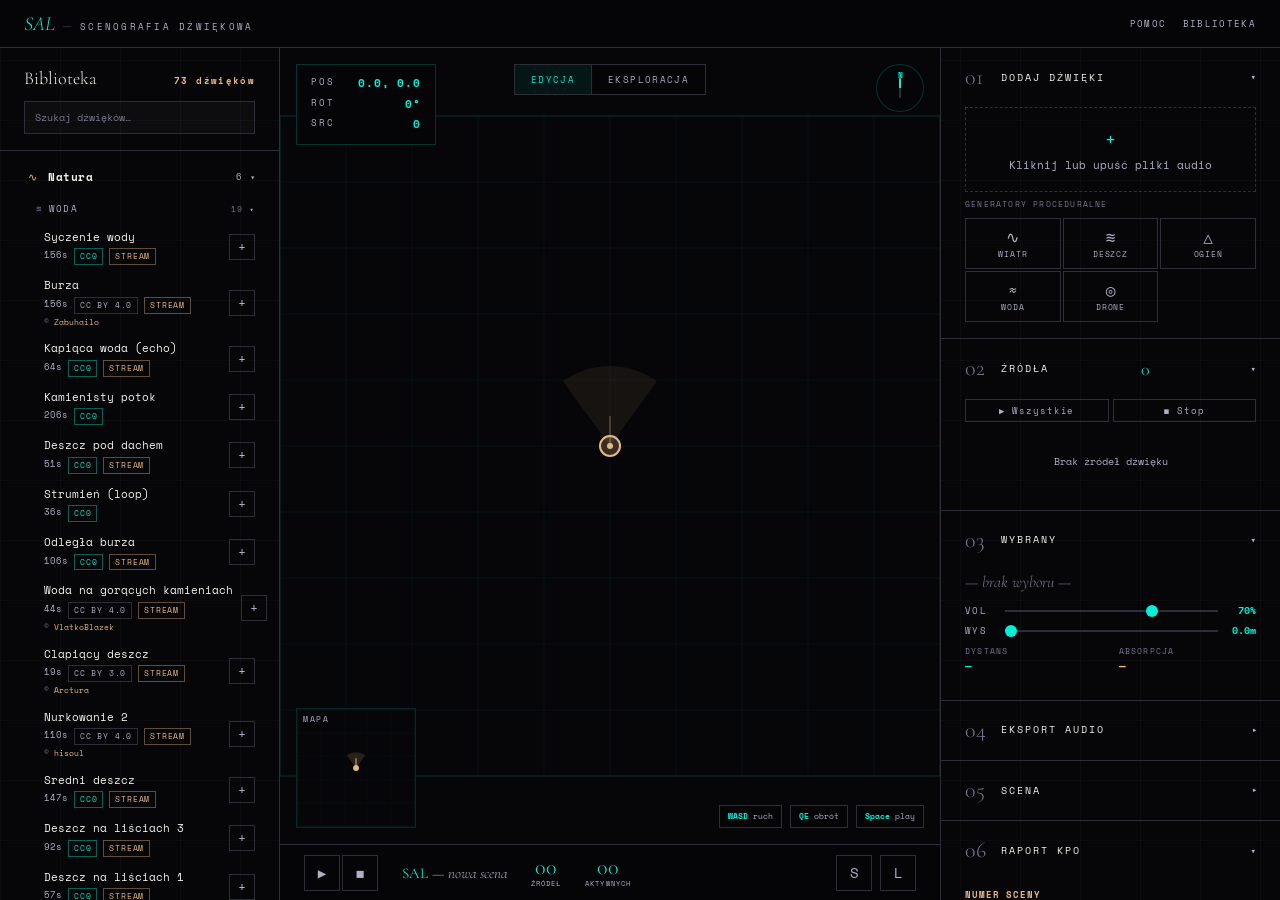
<file: index_10.html>
<!DOCTYPE html>
<html lang="pl">
<head>
<meta charset="UTF-8">
<meta name="viewport" content="width=device-width, initial-scale=1.0">
<title>SAL — Scenografia Dźwiękowa</title>
<style>
@import url('https://fonts.googleapis.com/css2?family=Space+Mono:ital,wght@0,400;0,700;1,400&family=Cormorant+Garamond:ital,wght@0,300;0,400;1,300;1,400&display=swap');

:root {
  --black:  #060608;
  --white:  #f4f1ec;
  --cyan:   #00f0d8;
  --amber:  #e8ba82;
  --dim:    #2e2e38;
  --mid:    #b0b0c8;
  --grid:   rgba(255,255,255,0.05);
  --danger: #e05555;
  --surface: #0e0e14;
  --muted:  #787890;
  --xs: 4px; --sm: 8px; --md: 16px; --lg: 24px; --xl: 40px;
  --nav-h: 48px; --lib-w: 280px; --side-w: 340px; --transport-h: 56px;
}
*, *::before, *::after { box-sizing: border-box; margin: 0; padding: 0; }
body { background: var(--black); color: var(--white); font-family: 'Space Mono', monospace; font-size: 12px; line-height: 1.6; overflow: hidden; height: 100vh; height: 100dvh; }
body::before { content: ''; position: fixed; inset: 0; background-image: linear-gradient(var(--grid) 1px, transparent 1px), linear-gradient(90deg, var(--grid) 1px, transparent 1px); background-size: 60px 60px; pointer-events: none; z-index: 0; }
::selection { background: rgba(0,240,216,0.25); }
::-webkit-scrollbar { width: 4px; } ::-webkit-scrollbar-track { background: transparent; } ::-webkit-scrollbar-thumb { background: var(--dim); border-radius: 2px; }

.app-layout { position: relative; z-index: 1; display: grid; grid-template-rows: var(--nav-h) 1fr var(--transport-h); grid-template-columns: auto 1fr var(--side-w); grid-template-areas: "nav nav nav" "lib canvas side" "lib transport side"; height: 100vh; height: 100dvh; }

/* NAV */
.nav { grid-area: nav; display: flex; justify-content: space-between; align-items: center; padding: 0 var(--lg); border-bottom: 1px solid var(--dim); background: rgba(6,6,8,0.95); backdrop-filter: blur(20px); z-index: 50; }
.nav-brand { display: flex; align-items: baseline; gap: var(--sm); }
.nav-brand-name { font-family: 'Cormorant Garamond', serif; font-size: 20px; font-weight: 300; color: var(--white); }
.nav-brand-name em { font-style: italic; color: var(--cyan); }
.nav-brand-sep { color: var(--dim); font-size: 14px; }
.nav-brand-page { font-size: 9px; letter-spacing: 0.25em; text-transform: uppercase; color: var(--mid); }
.nav-actions { display: flex; align-items: center; gap: var(--md); }
.nav-link { font-size: 9px; letter-spacing: 0.15em; text-transform: uppercase; color: var(--mid); text-decoration: none; cursor: pointer; background: none; border: none; font-family: inherit; transition: color 0.3s; }
.nav-link:hover { color: var(--white); }

/* LIBRARY */
.library-panel { grid-area: lib; display: flex; flex-direction: column; border-right: 1px solid var(--dim); background: rgba(6,6,8,0.5); overflow: hidden; min-width: 0; max-width: var(--lib-w); width: var(--lib-w); transition: max-width 0.4s ease, width 0.4s ease; }
.library-panel.collapsed { max-width: 0; width: 0; border-right-width: 0; }
.lib-header { padding: var(--md) var(--lg); border-bottom: 1px solid var(--dim); flex-shrink: 0; }
.lib-header-row { display: flex; justify-content: space-between; align-items: baseline; margin-bottom: var(--sm); }
.lib-title { font-family: 'Cormorant Garamond', serif; font-size: 18px; font-weight: 300; color: var(--white); }
.lib-count-badge { font-size: 9px; letter-spacing: 0.15em; color: var(--amber); font-weight: 700; }
.lib-search { width: 100%; background: rgba(255,255,255,0.03); border: 1px solid var(--dim); color: var(--white); font-family: 'Space Mono', monospace; font-size: 10px; padding: var(--sm) 10px; outline: none; transition: border-color 0.3s; }
.lib-search:focus { border-color: var(--cyan); }
.lib-search::placeholder { color: var(--muted); }
.lib-tree { flex: 1; overflow-y: auto; padding: var(--sm) 0; }
.lib-cat { border-bottom: 1px solid rgba(46,46,56,0.6); }
.lib-cat-head { display: flex; align-items: center; gap: var(--sm); padding: 10px var(--lg); cursor: pointer; font-size: 11px; color: var(--white); transition: background 0.2s; }
.lib-cat-head:hover { background: rgba(0,240,216,0.04); }
.lib-cat-head .ico { font-size: 11px; color: var(--amber); width: 16px; text-align: center; font-style: normal; }
.lib-cat-head .label { flex: 1; font-weight: 700; letter-spacing: 0.05em; color: var(--white); }
.lib-cat-head .cnt { font-size: 9px; color: var(--mid); }
.lib-cat-head .arrow { font-size: 8px; color: var(--mid); transition: transform 0.2s; }
.lib-cat-head.collapsed .arrow { transform: rotate(-90deg); }
.lib-cat-body { display: block; }
.lib-cat-head.collapsed + .lib-cat-body { display: none; }
.lib-sub-head { display: flex; align-items: center; gap: 6px; padding: 6px var(--lg) 6px 36px; cursor: pointer; font-size: 9px; letter-spacing: 0.15em; text-transform: uppercase; color: var(--mid); transition: color 0.2s; }
.lib-sub-head:hover { color: var(--white); }
.lib-sub-head .ico { font-size: 9px; color: var(--muted); font-style: normal; }
.lib-sub-head .cnt { font-size: 8px; color: var(--muted); margin-left: auto; }
.lib-sub-head .arrow { font-size: 7px; transition: transform 0.2s; }
.lib-sub-head.collapsed .arrow { transform: rotate(-90deg); }
.lib-sub-body { display: block; }
.lib-sub-head.collapsed + .lib-sub-body { display: none; }
.lib-sound { display: grid; grid-template-columns: 1fr auto; align-items: center; gap: var(--sm); padding: 6px var(--lg) 6px 44px; transition: background 0.15s, padding-left 0.2s; position: relative; }
.lib-sound::before { content: ''; position: absolute; left: 0; top: 0; bottom: 0; width: 2px; background: var(--cyan); transform: scaleY(0); transition: transform 0.2s; }
.lib-sound:hover::before { transform: scaleY(1); }
.lib-sound:hover { background: rgba(0,240,216,0.04); padding-left: 48px; }
.lib-sound-name { font-size: 11px; white-space: nowrap; overflow: hidden; text-overflow: ellipsis; color: var(--white); font-weight: 400; }
.lib-sound-meta { display: flex; gap: 6px; margin-top: 2px; font-size: 9px; color: var(--mid); }
.lib-badge { font-size: 8px; letter-spacing: 0.1em; text-transform: uppercase; padding: 1px 5px; border: 1px solid var(--dim); color: var(--mid); }
.lib-badge.cc0 { border-color: rgba(0,240,216,0.4); color: var(--cyan); }
.lib-badge.stream { color: var(--amber); border-color: rgba(232,186,130,0.4); }
.lib-sound-attr { font-size: 8px; color: var(--muted); margin-top: 2px; }
.lib-sound-attr a { color: var(--amber); text-decoration: none; }
.lib-sound-attr a:hover { text-decoration: underline; color: var(--white); }
.lib-add-btn { width: 26px; height: 26px; border: 1px solid var(--dim); background: none; color: var(--mid); cursor: pointer; font-family: 'Space Mono', monospace; font-size: 13px; display: flex; align-items: center; justify-content: center; transition: all 0.2s; flex-shrink: 0; }
.lib-add-btn:hover { border-color: var(--cyan); color: var(--cyan); }
.lib-add-btn.in-scene { border-color: rgba(0,240,216,0.4); color: var(--cyan); cursor: default; font-size: 10px; }
.lib-add-btn.loading { color: var(--muted); cursor: wait; font-size: 10px; }
.lib-empty-msg { padding: var(--xl) var(--lg); text-align: center; color: var(--mid); font-size: 10px; }

/* GENERATORS */
.gen-grid { display: grid; grid-template-columns: 1fr 1fr 1fr; gap: 2px; margin-top: var(--sm); }
.gen-btn { display: flex; flex-direction: column; align-items: center; gap: 3px; padding: 10px 4px 8px; border: 1px solid var(--dim); background: none; color: var(--mid); cursor: pointer; font-family: 'Space Mono', monospace; transition: all 0.2s; }
.gen-btn:hover { border-color: var(--cyan); color: var(--cyan); background: rgba(0,240,216,0.04); }
.gen-btn .gen-ico { font-size: 16px; line-height: 1; }
.gen-btn .gen-lbl { font-size: 8px; letter-spacing: 0.1em; text-transform: uppercase; }
.gen-params { margin-top: var(--sm); }
.gen-param-row { display: flex; align-items: center; gap: var(--sm); margin-bottom: 6px; }
.gen-param-row label { font-size: 9px; letter-spacing: 0.1em; color: var(--mid); text-transform: uppercase; width: 60px; flex-shrink: 0; }
.gen-param-row input[type="range"] { flex: 1; height: 2px; -webkit-appearance: none; appearance: none; background: var(--dim); outline: none; }
.gen-param-row input[type="range"]::-webkit-slider-thumb { -webkit-appearance: none; width: 12px; height: 12px; background: var(--cyan); border-radius: 50%; cursor: pointer; }
.gen-param-val { font-size: 10px; color: var(--cyan); font-weight: 700; width: 30px; text-align: right; }
.gen-preset-row { display: flex; gap: 2px; flex-wrap: wrap; margin-top: 6px; }
.gen-preset-btn { font-family: 'Space Mono', monospace; font-size: 8px; letter-spacing: 0.08em; padding: 3px 8px; border: 1px solid var(--dim); background: none; color: var(--muted); cursor: pointer; transition: all 0.2s; }
.gen-preset-btn:hover { border-color: var(--cyan); color: var(--cyan); }
.gen-type-badge { font-size: 8px; letter-spacing: 0.1em; text-transform: uppercase; padding: 1px 5px; border: 1px solid rgba(0,240,216,0.3); color: var(--cyan); margin-left: auto; }

/* CANVAS */
.canvas-area { grid-area: canvas; position: relative; overflow: hidden; background: var(--black); }
#mainCanvas { width: 100%; height: 100%; display: block; }
.app-layout.edit-mode #mainCanvas { cursor: crosshair; }
.app-layout.explore-mode #mainCanvas { cursor: grab; }
.app-layout.explore-mode #mainCanvas:active { cursor: grabbing; }
.hud { position: absolute; top: var(--md); left: var(--md); padding: 10px 14px; border: 1px solid rgba(0,240,216,0.2); background: rgba(6,6,8,0.92); backdrop-filter: blur(12px); font-size: 10px; letter-spacing: 0.08em; z-index: 5; }
.hud-row { display: flex; justify-content: space-between; gap: var(--lg); margin-bottom: 3px; }
.hud-row:last-child { margin-bottom: 0; }
.hud-label { color: var(--mid); font-size: 9px; letter-spacing: 0.2em; text-transform: uppercase; }
.hud-val { color: var(--cyan); font-weight: 700; font-size: 11px; }
.mode-switch-float { position: absolute; top: var(--md); left: 50%; transform: translateX(-50%); display: flex; border: 1px solid var(--dim); background: rgba(6,6,8,0.92); backdrop-filter: blur(12px); z-index: 5; }
.mode-btn { padding: var(--sm) var(--md); background: none; border: none; border-right: 1px solid var(--dim); color: var(--mid); font-family: 'Space Mono', monospace; font-size: 9px; letter-spacing: 0.15em; text-transform: uppercase; cursor: pointer; transition: all 0.3s; }
.mode-btn:last-child { border-right: none; }
.mode-btn:hover { color: var(--white); }
.mode-btn.active { color: var(--cyan); background: rgba(0,240,216,0.07); }
.compass { position: absolute; top: var(--md); right: var(--md); width: 48px; height: 48px; border: 1px solid rgba(0,240,216,0.2); border-radius: 50%; background: rgba(6,6,8,0.92); backdrop-filter: blur(12px); display: flex; align-items: center; justify-content: center; z-index: 5; }
.compass-n { position: absolute; top: 4px; font-size: 8px; font-weight: 700; color: var(--cyan); }
.compass-needle { width: 2px; height: 20px; background: linear-gradient(to bottom, var(--cyan) 50%, var(--dim) 50%); border-radius: 1px; transform-origin: center center; transition: transform 0.15s ease-out; }
.minimap { position: absolute; bottom: var(--md); left: var(--md); width: 120px; height: 120px; border: 1px solid rgba(0,240,216,0.15); background: rgba(6,6,8,0.92); overflow: hidden; z-index: 5; }
.minimap-label { position: absolute; top: 4px; left: 6px; font-size: 8px; letter-spacing: 0.2em; text-transform: uppercase; color: var(--mid); }
#minimapCanvas { width: 100%; height: 100%; }
.target-indicator { position: absolute; pointer-events: none; display: none; z-index: 4; }
.target-indicator.visible { display: block; }
.target-marker { width: 20px; height: 20px; border: 2px solid var(--cyan); border-radius: 50%; animation: tp 1.2s ease-out infinite; }
@keyframes tp { 0% { transform: scale(1); opacity: 0.8; } 100% { transform: scale(2.5); opacity: 0; } }
.control-hints { position: absolute; bottom: var(--md); right: var(--md); display: flex; gap: var(--sm); z-index: 5; }
.hint { padding: var(--xs) var(--sm); border: 1px solid var(--dim); background: rgba(6,6,8,0.92); font-size: 8px; color: var(--mid); }
.hint kbd { color: var(--cyan); font-family: inherit; font-weight: 700; }

/* SIDEBAR ACCORDION */
.sidebar { grid-area: side; display: flex; flex-direction: column; border-left: 1px solid var(--dim); background: rgba(6,6,8,0.5); overflow-y: auto; overflow-x: hidden; }
.acc-panel { border-bottom: 1px solid var(--dim); }
.acc-head { display: flex; align-items: center; justify-content: space-between; padding: 12px var(--lg); cursor: pointer; transition: background 0.2s; user-select: none; }
.acc-head:hover { background: rgba(0,240,216,0.03); }
.acc-head-left { display: flex; align-items: center; gap: var(--sm); }
.acc-num { font-family: 'Cormorant Garamond', serif; font-size: 22px; font-weight: 300; color: var(--muted); width: 28px; }
.acc-title { font-size: 10px; letter-spacing: 0.2em; text-transform: uppercase; color: var(--white); }
.acc-count { font-family: 'Cormorant Garamond', serif; font-size: 18px; font-weight: 300; color: var(--cyan); }
.acc-arrow { font-size: 9px; color: var(--mid); transition: transform 0.3s; margin-left: var(--sm); }
.acc-head.collapsed .acc-arrow { transform: rotate(-90deg); }
.acc-body { max-height: 2000px; overflow: hidden; transition: max-height 0.4s ease, padding 0.3s ease; padding: 0 var(--lg) var(--md); }
.acc-head.collapsed + .acc-body { max-height: 0; padding-top: 0; padding-bottom: 0; }

.file-drop { border: 1px dashed var(--dim); padding: var(--md); text-align: center; cursor: pointer; transition: all 0.3s; font-size: 11px; color: var(--mid); }
.file-drop:hover, .file-drop.dragover { border-color: var(--cyan); color: var(--cyan); background: rgba(0,240,216,0.04); }

.source-item { display: grid; grid-template-columns: 28px 1fr 26px 26px; align-items: center; gap: 6px; padding: 8px 10px; border: 1px solid var(--dim); margin-bottom: 2px; cursor: pointer; transition: all 0.2s; position: relative; }
.source-item::before { content: ''; position: absolute; left: 0; top: 0; bottom: 0; width: 2px; background: var(--cyan); transform: scaleY(0); transition: transform 0.2s; }
.source-item:hover::before { transform: scaleY(1); }
.source-item:hover { background: rgba(0,240,216,0.03); }
.source-item.selected { border-color: var(--cyan); background: rgba(0,240,216,0.05); }
.source-item.selected::before { transform: scaleY(1); }
.source-item.playing { border-color: rgba(0,240,216,0.5); }
.src-num { font-family: 'Cormorant Garamond', serif; font-size: 18px; font-weight: 300; color: var(--muted); text-align: center; }
.source-item.playing .src-num { color: var(--cyan); }
.src-info { min-width: 0; }
.src-name { font-size: 11px; white-space: nowrap; overflow: hidden; text-overflow: ellipsis; color: var(--white); }
.src-meta { font-size: 9px; color: var(--mid); margin-top: 1px; }
.src-btn { width: 26px; height: 26px; border: 1px solid var(--dim); background: none; color: var(--mid); cursor: pointer; font-size: 11px; display: flex; align-items: center; justify-content: center; transition: all 0.2s; font-family: 'Space Mono', monospace; }
.src-btn:hover { border-color: var(--cyan); color: var(--cyan); }
.src-btn.active { border-color: var(--cyan); color: var(--cyan); }
.src-btn.del:hover { border-color: var(--danger); color: var(--danger); }
.sources-empty { padding: var(--lg) var(--sm); text-align: center; color: var(--mid); font-size: 10px; }
.src-actions-row { display: flex; gap: var(--xs); margin-bottom: var(--sm); }
.btn-sm { font-family: 'Space Mono', monospace; font-size: 9px; letter-spacing: 0.1em; padding: 4px 10px; border: 1px solid var(--dim); background: none; color: var(--mid); cursor: pointer; transition: all 0.2s; flex: 1; text-align: center; }
.btn-sm:hover { border-color: var(--cyan); color: var(--cyan); }

.sel-name { font-family: 'Cormorant Garamond', serif; font-size: 16px; font-weight: 300; margin-bottom: var(--sm); white-space: nowrap; overflow: hidden; text-overflow: ellipsis; color: var(--amber); }
.sel-name.empty { color: var(--muted); font-style: italic; }
.vol-row { display: flex; align-items: center; gap: var(--sm); }
.vol-row label { font-size: 9px; letter-spacing: 0.15em; color: var(--mid); text-transform: uppercase; width: 32px; }
.vol-row input[type="range"] { flex: 1; height: 2px; -webkit-appearance: none; appearance: none; background: var(--dim); outline: none; }
.vol-row input[type="range"]::-webkit-slider-thumb { -webkit-appearance: none; width: 12px; height: 12px; background: var(--cyan); border-radius: 50%; cursor: pointer; }
.vol-val { font-size: 10px; color: var(--cyan); font-weight: 700; width: 30px; text-align: right; }

.export-row { display: flex; gap: var(--sm); margin-bottom: var(--sm); }
.export-row:last-child { margin-bottom: 0; }
.export-label { font-size: 9px; color: var(--amber); margin-bottom: var(--xs); letter-spacing: 0.1em; text-transform: uppercase; font-weight: 700; }
.export-input { width: 100%; background: rgba(255,255,255,0.04); border: 1px solid var(--dim); color: var(--white); font-family: 'Space Mono', monospace; font-size: 10px; padding: var(--xs) 6px; outline: none; text-align: center; transition: border-color 0.2s; }
.export-input:focus { border-color: var(--cyan); }
.btn-export { flex: 1; font-family: 'Space Mono', monospace; font-size: 9px; letter-spacing: 0.12em; text-transform: uppercase; padding: 8px var(--md); border: 1px solid var(--dim); background: none; color: var(--white); cursor: pointer; transition: all 0.3s; }
.btn-export:hover { border-color: var(--cyan); color: var(--cyan); }
.btn-export.recording { border-color: var(--danger); color: var(--danger); animation: rp 1.5s ease-in-out infinite; }
@keyframes rp { 0%,100% { opacity: 1; } 50% { opacity: 0.6; } }
.btn-export:disabled { opacity: 0.3; cursor: not-allowed; }
.export-progress { font-size: 9px; color: var(--cyan); min-height: 14px; margin-top: var(--xs); }
.scene-row { display: flex; gap: var(--sm); }

/* KPO Panel */
.kpo-section { margin-top: var(--sm); }
.kpo-field { margin-bottom: 10px; }
.kpo-field .export-label { margin-bottom: 5px; }
.kpo-field .export-input { text-align: left; }
.btn-kpo { width: 100%; font-family: 'Space Mono', monospace; font-size: 9px; letter-spacing: 0.12em; text-transform: uppercase; padding: 10px var(--md); border: 1px solid rgba(0,240,216,0.4); background: rgba(0,240,216,0.05); color: var(--cyan); cursor: pointer; transition: all 0.3s; margin-top: var(--sm); font-weight: 700; }
.btn-kpo:hover { background: rgba(0,240,216,0.12); border-color: var(--cyan); }
.btn-kpo:disabled { opacity: 0.4; cursor: not-allowed; }
.kpo-step { font-size: 9px; color: var(--mid); margin-bottom: 2px; }
.kpo-step.done { color: var(--cyan); }
.kpo-step.error { color: var(--danger); }

/* TRANSPORT */
.transport { grid-area: transport; display: flex; align-items: center; gap: var(--lg); padding: 0 var(--lg); border-top: 1px solid var(--dim); background: rgba(6,6,8,0.95); backdrop-filter: blur(12px); z-index: 10; }
.transport-btns { display: flex; gap: 2px; }
.transport-btn { width: 36px; height: 36px; border: 1px solid var(--dim); background: none; color: var(--mid); cursor: pointer; font-family: 'Space Mono', monospace; font-size: 14px; display: flex; align-items: center; justify-content: center; transition: all 0.2s; }
.transport-btn:hover { border-color: var(--cyan); color: var(--cyan); }
.transport-btn.active { border-color: var(--cyan); color: var(--cyan); background: rgba(0,240,216,0.07); }
.transport-info { flex: 1; display: flex; align-items: center; gap: var(--lg); }
.transport-scene { font-family: 'Cormorant Garamond', serif; font-size: 15px; font-weight: 300; color: var(--mid); font-style: italic; }
.transport-scene span { color: var(--cyan); font-style: normal; font-weight: 400; }
.t-counters { display: flex; gap: var(--lg); }
.t-counter { text-align: center; }
.t-counter-num { font-family: 'Cormorant Garamond', serif; font-size: 22px; font-weight: 300; color: var(--cyan); line-height: 1; }
.t-counter-label { font-size: 7px; letter-spacing: 0.15em; text-transform: uppercase; color: var(--mid); }
.transport-right { display: flex; gap: var(--sm); }

.toast { position: fixed; bottom: calc(var(--transport-h) + var(--md)); left: 50%; transform: translateX(-50%) translateY(60px); border: 1px solid rgba(0,240,216,0.3); background: rgba(6,6,8,0.97); backdrop-filter: blur(12px); padding: var(--sm) var(--lg); font-size: 10px; color: var(--white); z-index: 200; opacity: 0; transition: all 0.4s ease; pointer-events: none; }
.toast.show { transform: translateX(-50%) translateY(0); opacity: 1; }

.help-overlay { position: fixed; inset: 0; z-index: 300; display: none; align-items: center; justify-content: center; background: rgba(6,6,8,0.85); backdrop-filter: blur(8px); }
.help-overlay.open { display: flex; }
.help-box { width: 500px; max-width: 90vw; max-height: 80vh; border: 1px solid var(--dim); background: var(--black); overflow-y: auto; padding: var(--xl); }
.help-box h2 { font-family: 'Cormorant Garamond', serif; font-size: 28px; font-weight: 300; margin-bottom: var(--lg); color: var(--white); }
.help-box h2 em { font-style: italic; color: var(--cyan); }
.help-box h3 { font-size: 9px; letter-spacing: 0.25em; text-transform: uppercase; color: var(--amber); margin: var(--lg) 0 var(--sm); padding-bottom: var(--xs); border-bottom: 1px solid var(--dim); }
.help-box p { font-size: 11px; color: var(--white); line-height: 1.8; margin-bottom: var(--sm); opacity: 0.9; }
.help-box kbd { display: inline-block; padding: 1px 5px; border: 1px solid var(--dim); font-family: 'Space Mono', monospace; font-size: 9px; color: var(--cyan); }
.help-close-btn { font-family: 'Space Mono', monospace; font-size: 9px; letter-spacing: 0.15em; text-transform: uppercase; padding: var(--sm) var(--lg); border: 1px solid var(--dim); background: none; color: var(--mid); cursor: pointer; margin-top: var(--lg); transition: all 0.3s; }
.help-close-btn:hover { border-color: var(--cyan); color: var(--cyan); }
.hidden-input { display: none; }

@media (max-width: 900px) {
  .app-layout { grid-template-columns: 1fr; grid-template-rows: var(--nav-h) 1fr var(--transport-h); grid-template-areas: "nav" "canvas" "transport"; }
  .library-panel, .sidebar, .control-hints { display: none; }
}
</style>
</head>
<body>
<div class="app-layout edit-mode" id="app">
  <nav class="nav">
    <div class="nav-brand"><span class="nav-brand-name"><em>SAL</em></span><span class="nav-brand-sep">—</span><span class="nav-brand-page">Scenografia dźwiękowa</span></div>
    <div class="nav-actions"><button class="nav-link" id="helpBtn">Pomoc</button><button class="nav-link" id="libToggle">Biblioteka</button></div>
  </nav>

  <aside class="library-panel" id="libraryPanel">
    <div class="lib-header"><div class="lib-header-row"><span class="lib-title">Biblioteka</span><span class="lib-count-badge" id="libCountBadge">—</span></div><input class="lib-search" id="libSearch" type="text" placeholder="Szukaj dźwięków…"></div>
    <div class="lib-tree" id="libTree"><div class="lib-empty-msg">Ładowanie…</div></div>
  </aside>

  <div class="canvas-area" id="canvasArea">
    <canvas id="mainCanvas"></canvas>
    <div class="hud">
      <div class="hud-row"><span class="hud-label">POS</span><span class="hud-val" id="hudPos">0.0, 0.0</span></div>
      <div class="hud-row"><span class="hud-label">ROT</span><span class="hud-val" id="hudRot">0°</span></div>
      <div class="hud-row"><span class="hud-label">SRC</span><span class="hud-val" id="hudSrc">0</span></div>
    </div>
    <div class="mode-switch-float">
      <button class="mode-btn active" data-mode="edit">Edycja</button>
      <button class="mode-btn" data-mode="explore">Eksploracja</button>
    </div>
    <div class="compass"><span class="compass-n">N</span><div class="compass-needle" id="compassNeedle"></div></div>
    <div class="minimap"><span class="minimap-label">Mapa</span><canvas id="minimapCanvas"></canvas></div>
    <div class="control-hints"><div class="hint"><kbd>WASD</kbd> ruch</div><div class="hint"><kbd>QE</kbd> obrót</div><div class="hint"><kbd>Space</kbd> play</div></div>
    <div class="target-indicator" id="targetIndicator"><div class="target-marker"></div></div>
  </div>

  <aside class="sidebar" id="sidebar">
    <!-- 01 Dodaj dźwięki -->
    <div class="acc-panel">
      <div class="acc-head" data-acc="add">
        <div class="acc-head-left"><span class="acc-num">01</span><span class="acc-title">Dodaj dźwięki</span></div>
        <span class="acc-arrow">▾</span>
      </div>
      <div class="acc-body">
        <div class="file-drop" id="fileDrop"><div style="font-size:18px;margin-bottom:4px;color:var(--cyan)">+</div><div>Kliknij lub upuść pliki audio</div></div>
        <input type="file" class="hidden-input" id="fileInput" accept="audio/*" multiple>
        <div style="margin-top:6px;font-size:8px;letter-spacing:0.15em;text-transform:uppercase;color:var(--muted)">Generatory proceduralne</div>
        <div class="gen-grid" id="genGrid"></div>
      </div>
    </div>

    <!-- 02 Źródła -->
    <div class="acc-panel">
      <div class="acc-head" data-acc="sources">
        <div class="acc-head-left"><span class="acc-num">02</span><span class="acc-title">Źródła</span></div>
        <span class="acc-count" id="accSrcCount">0</span>
        <span class="acc-arrow">▾</span>
      </div>
      <div class="acc-body" id="accSources">
        <div class="src-actions-row">
          <button class="btn-sm" id="playAllBtn">▶ Wszystkie</button>
          <button class="btn-sm" id="stopAllBtn">◼ Stop</button>
        </div>
        <div id="sourcesList"><div class="sources-empty">Brak źródeł dźwięku</div></div>
      </div>
    </div>

    <!-- 03 Wybrany -->
    <div class="acc-panel">
      <div class="acc-head" data-acc="selected">
        <div class="acc-head-left"><span class="acc-num">03</span><span class="acc-title">Wybrany</span></div>
        <span class="acc-arrow">▾</span>
      </div>
      <div class="acc-body">
        <div class="sel-name empty" id="selName">— brak wyboru —</div>
        <div class="vol-row"><label>Vol</label><input type="range" id="volSlider" min="0" max="100" value="70"><span class="vol-val" id="volVal">70%</span></div>
        <div class="vol-row" style="margin-top:4px"><label>Wys</label><input type="range" id="heightSlider" min="0" max="100" value="0"><span class="vol-val" id="heightVal">0.0m</span></div>
        <div style="display:flex;gap:var(--md);margin-top:6px">
          <div style="flex:1"><div style="font-size:8px;letter-spacing:0.15em;text-transform:uppercase;color:var(--muted)">Dystans</div><div style="font-size:11px;color:var(--cyan);font-weight:700" id="selDist">—</div></div>
          <div style="flex:1"><div style="font-size:8px;letter-spacing:0.15em;text-transform:uppercase;color:var(--muted)">Absorpcja</div><div style="font-size:11px;color:var(--amber);font-weight:700" id="selAbsorb">—</div></div>
        </div>
        <div class="gen-params" id="genParamsContainer"></div>
      </div>
    </div>

    <!-- 04 Eksport WAV/WebM -->
    <div class="acc-panel">
      <div class="acc-head collapsed" data-acc="export">
        <div class="acc-head-left"><span class="acc-num">04</span><span class="acc-title">Eksport Audio</span></div>
        <span class="acc-arrow">▾</span>
      </div>
      <div class="acc-body">
        <div class="export-row">
          <div style="flex:1"><div class="export-label">Czas (s)</div><input class="export-input" id="exportDuration" type="number" value="30" min="1" max="600"></div>
          <div style="flex:1"><div class="export-label">Sample rate</div><input class="export-input" id="exportSR" type="number" value="44100"></div>
        </div>
        <div class="export-row">
          <button class="btn-export" id="exportWav">Eksport WAV</button>
          <button class="btn-export" id="exportWebm">Eksport WebM</button>
        </div>
        <div class="export-progress" id="exportProgress"></div>
      </div>
    </div>

    <!-- 05 Scena -->
    <div class="acc-panel">
      <div class="acc-head collapsed" data-acc="scene">
        <div class="acc-head-left"><span class="acc-num">05</span><span class="acc-title">Scena</span></div>
        <span class="acc-arrow">▾</span>
      </div>
      <div class="acc-body">
        <div class="scene-row">
          <button class="btn-export" id="saveSceneBtn">Zapisz scenę</button>
          <button class="btn-export" id="loadSceneBtn">Wczytaj scenę</button>
        </div>
        <input type="file" class="hidden-input" id="sceneFileInput" accept=".json">
      </div>
    </div>

    <!-- 06 Raport KPO -->
    <div class="acc-panel">
      <div class="acc-head" data-acc="kpo">
        <div class="acc-head-left"><span class="acc-num">06</span><span class="acc-title">Raport KPO</span></div>
        <span class="acc-arrow">▾</span>
      </div>
      <div class="acc-body">
        <div class="kpo-section">
          <div class="kpo-field">
            <div class="export-label">Numer sceny</div>
            <input class="export-input" id="sceneNumber" type="text" value="001" placeholder="np. 001" style="text-align:left">
          </div>
          <div class="kpo-field">
            <div class="export-label">Nazwa sceny / lokalizacji</div>
            <input class="export-input" id="sceneName" type="text" placeholder="np. Las_Deszczowy" style="text-align:left">
          </div>
          <div class="kpo-field">
            <div class="export-label">Czas trwania (s)</div>
            <input class="export-input" id="kpoDuration" type="number" value="30" min="1" max="600" style="text-align:left">
          </div>
          <div class="kpo-field">
            <div class="export-label" style="display:flex;justify-content:space-between;align-items:center"><span>Data utworzenia</span><label style="display:flex;align-items:center;gap:4px;cursor:pointer;font-size:8px;letter-spacing:0.1em;color:var(--mid)"><input type="checkbox" id="kpoDateManual" style="accent-color:var(--cyan);width:10px;height:10px"> ręcznie</label></div>
            <input class="export-input" id="kpoDate" type="date" style="text-align:left;color-scheme:dark" disabled>
            <div id="kpoDateAuto" style="font-size:9px;color:var(--muted);margin-top:3px;padding:0 2px">auto</div>
          </div>
          <button class="btn-kpo" id="generateKPO">⬇ Generuj Raport KPO (4 pliki)</button>
          <div id="kpoSteps" style="margin-top:10px"></div>
        </div>
      </div>
    </div>
  </aside>

  <div class="transport">
    <div class="transport-btns"><button class="transport-btn" id="tPlayAll">▶</button><button class="transport-btn" id="tStopAll">◼</button></div>
    <div class="transport-info">
      <div class="transport-scene" id="tSceneName"><span>SAL</span> — nowa scena</div>
      <div class="t-counters">
        <div class="t-counter"><div class="t-counter-num" id="tSrcCount">00</div><div class="t-counter-label">Źródeł</div></div>
        <div class="t-counter"><div class="t-counter-num" id="tPlayCount">00</div><div class="t-counter-label">Aktywnych</div></div>
      </div>
    </div>
    <div class="transport-right"><button class="transport-btn" id="tSave">S</button><button class="transport-btn" id="tLoad">L</button></div>
  </div>
</div>

<div class="toast" id="toast"></div>

<div class="help-overlay" id="helpOverlay"><div class="help-box">
  <h2>Spatial Audio <em>Lab</em></h2>
  <h3>Dźwięk przestrzenny</h3><p>Umieszczaj źródła dźwięku w przestrzeni 3D z HRTF. Używaj słuchawek! Każde źródło ma suwak wysokości (elewacja) i filtrację dystansową — odległe dźwięki automatycznie tracą wysokie częstotliwości (absorpcja powietrza).</p>
  <h3>Biblioteka</h3><p>Dźwięki z Freesound.org pobierane jako bufor audio (pełne HRTF). Kliknij [+] aby dodać do sceny.</p>
  <h3>Generatory</h3><p>Proceduralne źródła dźwięku — wiatr, deszcz, ogień, woda, drone. Zero sampli, modulacja fraktalnym szumem Perlina (aperiodyczna). Kliknij ikonę generatora w panelu 01 aby dodać, potem zmień parametry w panelu 03.</p>
  <h3>Sterowanie</h3><p><kbd>W</kbd><kbd>A</kbd><kbd>S</kbd><kbd>D</kbd> — ruch · <kbd>Q</kbd><kbd>E</kbd> — obrót · <kbd>Space</kbd> — play/pause · <kbd>Ctrl+S</kbd> — zapisz</p>
  <h3>Raport KPO</h3><p>Panel 06 generuje komplet 4 plików dokumentacji: AmbiX WAV (4ch), Binaural WAV (2ch), Mapa JPG oraz Metadane TXT. Nadaj numer i nazwę sceny przed eksportem.</p>
  <h3>GitHub Pages</h3><p>Umieść index.html i library.json w katalogu repozytorium. Włącz Pages w Settings → Pages → Source: main branch.</p>
  <button class="help-close-btn" id="helpClose">Zamknij</button>
</div></div>

<script>
const audioCtx = new (window.AudioContext || window.webkitAudioContext)();
function resumeCtx() { if (audioCtx.state === 'suspended') audioCtx.resume(); }
document.addEventListener('click', resumeCtx, { once: true });
document.addEventListener('touchstart', resumeCtx, { once: true });

let compassRotation = 0;
const S = {
  mode: 'edit', sceneName: null, sceneCreatedAt: null,
  listener: { x: 0, y: 0, angle: 0 },
  target: null, sources: [], buffers: {},
  selectedSource: null, keys: {},
  worldSize: 25, moveSpeed: 6, rotSpeed: 90, dragStartAngle: 0
};
let libraryData = null, libSearchQuery = '';

const $ = id => document.getElementById(id);
const app = $('app'), mainCanvas = $('mainCanvas'), ctx = mainCanvas.getContext('2d');
const minimapCanvas = $('minimapCanvas'), minimapCtx = minimapCanvas.getContext('2d');
const compassNeedle = $('compassNeedle'), hudPos = $('hudPos'), hudRot = $('hudRot'), hudSrc = $('hudSrc');
const targetIndicator = $('targetIndicator'), toastEl = $('toast');
const fileInput = $('fileInput'), fileDrop = $('fileDrop'), sceneFileInput = $('sceneFileInput');
const sourcesList = $('sourcesList'), selName = $('selName');
const volSlider = $('volSlider'), volVal = $('volVal');
const libPanel = $('libraryPanel'), libTree = $('libTree'), libSearch = $('libSearch'), libCountBadge = $('libCountBadge');
const exportProgress = $('exportProgress');

// ─────────────────────────────────────────────────────────────────────────────
// PERLIN NOISE & MODULATION UTILITIES
// ─────────────────────────────────────────────────────────────────────────────
const _perm = new Uint8Array(512);
const _grad = [1,-1,1,-1,1,-1,1,-1];
(function initPerm(){ const p=new Uint8Array(256); for(let i=0;i<256;i++)p[i]=i; for(let i=255;i>0;i--){const j=Math.floor(Math.random()*(i+1));[p[i],p[j]]=[p[j],p[i]]} for(let i=0;i<512;i++)_perm[i]=p[i&255] })();

function perlin1d(x) {
  const xi = Math.floor(x) & 255, xf = x - Math.floor(x);
  const u = xf*xf*xf*(xf*(xf*6-15)+10);
  return _grad[_perm[xi]&7]*xf + u*(_grad[_perm[xi+1]&7]*(xf-1) - _grad[_perm[xi]&7]*xf);
}

function fbm(x, octaves, lacunarity, persistence) {
  let val=0, amp=1, freq=1, mx=0;
  for(let i=0; i<octaves; i++){ val += perlin1d(x*freq)*amp; mx+=amp; amp*=persistence; freq*=lacunarity; }
  return val/mx;
}

function createModBuffer(ctx, duration, speed, octaves, persistence, amplitude) {
  const sr=ctx.sampleRate, len=Math.floor(sr*duration), buf=ctx.createBuffer(1,len,sr), d=buf.getChannelData(0);
  const offset = Math.random()*100000;
  for(let i=0; i<len; i++) d[i] = fbm(offset + (i/sr)*speed, octaves, 2.1, persistence) * amplitude;
  const fadeLen = Math.floor(sr*0.5);
  for(let i=0; i<fadeLen; i++){ const t=i/fadeLen; d[i] = d[i]*t + d[len-fadeLen+i]*(1-t); }
  return buf;
}

function createBrownModBuffer(ctx, duration, speed, amplitude) {
  const sr=ctx.sampleRate, len=Math.floor(sr*duration), buf=ctx.createBuffer(1,len,sr), d=buf.getChannelData(0);
  let v=0;
  for(let i=0; i<len; i++){ v += (Math.random()*2-1)*speed/sr; v *= 0.999; d[i]=Math.max(-1,Math.min(1,v))*amplitude; }
  const fadeLen=Math.floor(sr*0.3);
  for(let i=0;i<fadeLen;i++){const t=i/fadeLen; d[i]=d[i]*t+d[len-fadeLen+i]*(1-t);}
  return buf;
}

function createPinkNoiseBuf(ctx, duration) {
  const sr=ctx.sampleRate, len=Math.floor(sr*duration), buf=ctx.createBuffer(2,len,sr);
  for(let ch=0;ch<2;ch++){
    const d=buf.getChannelData(ch);
    let b0=0,b1=0,b2=0,b3=0,b4=0,b5=0,b6=0;
    for(let i=0;i<len;i++){const w=Math.random()*2-1; b0=.99886*b0+w*.0555179;b1=.99332*b1+w*.0750759;b2=.96900*b2+w*.1538520;b3=.86650*b3+w*.3104856;b4=.55000*b4+w*.5329522;b5=-.7616*b5-w*.0168980;d[i]=(b0+b1+b2+b3+b4+b5+b6+w*.5362)*.11;b6=w*.115926;}
  }
  return buf;
}

let _sharedPinkNoise = null;
function getSharedPinkNoise() {
  if(!_sharedPinkNoise) _sharedPinkNoise = createPinkNoiseBuf(audioCtx, 4);
  return _sharedPinkNoise;
}

// ─────────────────────────────────────────────────────────────────────────────
// GENERATOR SYSTEM
// ─────────────────────────────────────────────────────────────────────────────

function createWindInstance(ctx, params) {
  const str = params.strength || 0.5;
  const chr = params.character || 0.5;
  const oct = params.octaves || 4;
  const baseCut = 150 + str * 3000;
  const pinkBuf = (ctx === audioCtx) ? getSharedPinkNoise() : createPinkNoiseBuf(ctx, 4);

  const noise1 = ctx.createBufferSource(); noise1.buffer = pinkBuf; noise1.loop = true;
  const noise2 = ctx.createBufferSource(); noise2.buffer = pinkBuf; noise2.loop = true; noise2.playbackRate.value = 0.7;

  const lpf = ctx.createBiquadFilter(); lpf.type='lowpass'; lpf.frequency.value=baseCut; lpf.Q.value=0.6+chr*1.2;
  const hpf = ctx.createBiquadFilter(); hpf.type='highpass'; hpf.frequency.value=40+chr*120;
  const lpf2 = ctx.createBiquadFilter(); lpf2.type='lowpass'; lpf2.frequency.value=200+str*400; lpf2.Q.value=0.5;
  const layer2G = ctx.createGain(); layer2G.gain.value = 0.35;

  const breathBuf = createModBuffer(ctx, 45, 0.25, 2, 0.5, baseCut*0.4);
  const breath = ctx.createBufferSource(); breath.buffer=breathBuf; breath.loop=true;
  breath.connect(lpf.frequency);

  const charBuf = createModBuffer(ctx, 30, 0.8+chr*0.8, oct, 0.45, baseCut*0.25*chr);
  const charMod = ctx.createBufferSource(); charMod.buffer=charBuf; charMod.loop=true;
  charMod.connect(lpf.frequency);

  const grainBuf = createBrownModBuffer(ctx, 20, 8+chr*12, baseCut*0.06);
  const grain = ctx.createBufferSource(); grain.buffer=grainBuf; grain.loop=true;
  grain.connect(lpf.frequency);

  const master = ctx.createGain(); master.gain.value = 0.15 + str*0.5;

  const volBuf = createModBuffer(ctx, 40, 0.15, 3, 0.4, str*0.12);
  const volMod = ctx.createBufferSource(); volMod.buffer=volBuf; volMod.loop=true;
  volMod.connect(master.gain);

  noise1.connect(lpf); lpf.connect(hpf); hpf.connect(master);
  noise2.connect(lpf2); lpf2.connect(layer2G); layer2G.connect(master);

  const allNodes = [noise1, noise2, breath, charMod, grain, volMod];

  return {
    outputNode: master,
    start() { allNodes.forEach(n => n.start()); },
    stop()  { allNodes.forEach(n => { try{n.stop()}catch(e){} }); },
    dispose() { this.stop(); [master,lpf,hpf,lpf2,layer2G].forEach(n=>{try{n.disconnect()}catch(e){}}); }
  };
}

function createRainInstance(ctx, params) {
  const intensity = params.intensity || 0.5;
  const dropSize = params.dropSize || 0.5;
  const master = ctx.createGain(); master.gain.value = 0.2 + intensity * 0.5;

  const baseBuf = createPinkNoiseBuf(ctx, 2);
  const base = ctx.createBufferSource(); base.buffer = baseBuf; base.loop = true;
  const baseLpf = ctx.createBiquadFilter(); baseLpf.type = 'lowpass'; baseLpf.frequency.value = 3000 + intensity * 4000;
  const baseHpf = ctx.createBiquadFilter(); baseHpf.type = 'highpass'; baseHpf.frequency.value = 1000 + (1-dropSize) * 3000;
  const baseG = ctx.createGain(); baseG.gain.value = 0.4 + intensity * 0.3;
  base.connect(baseLpf); baseLpf.connect(baseHpf); baseHpf.connect(baseG); baseG.connect(master);

  const texBuf = createModBuffer(ctx, 35, 0.3, 3, 0.45, (0.2+intensity*0.3));
  const tex = ctx.createBufferSource(); tex.buffer = texBuf; tex.loop = true;
  tex.connect(baseG.gain);

  const cutMod = createModBuffer(ctx, 30, 0.5, 4, 0.4, 2000 * intensity);
  const cutSrc = ctx.createBufferSource(); cutSrc.buffer = cutMod; cutSrc.loop = true;
  cutSrc.connect(baseLpf.frequency);

  const allNodes = [base, tex, cutSrc];
  return {
    outputNode: master,
    start() { allNodes.forEach(n => n.start()); },
    stop()  { allNodes.forEach(n => { try{n.stop()}catch(e){} }); },
    dispose() { this.stop(); [master,baseLpf,baseHpf,baseG].forEach(n=>{try{n.disconnect()}catch(e){}}); }
  };
}

function createFireInstance(ctx, params) {
  const size = params.size || 0.5;
  const crackle = params.crackle || 0.5;
  const master = ctx.createGain(); master.gain.value = 0.15 + size * 0.45;

  const rumbleBuf = createPinkNoiseBuf(ctx, 3);
  const rumble = ctx.createBufferSource(); rumble.buffer = rumbleBuf; rumble.loop = true;
  const rumbleLpf = ctx.createBiquadFilter(); rumbleLpf.type='lowpass'; rumbleLpf.frequency.value = 300 + size*500;
  const rumbleG = ctx.createGain(); rumbleG.gain.value = 0.5 + size*0.3;
  rumble.connect(rumbleLpf); rumbleLpf.connect(rumbleG); rumbleG.connect(master);

  const crackBuf = createPinkNoiseBuf(ctx, 2);
  const crack = ctx.createBufferSource(); crack.buffer = crackBuf; crack.loop = true;
  const crackBpf = ctx.createBiquadFilter(); crackBpf.type='bandpass'; crackBpf.frequency.value = 2000+crackle*3000; crackBpf.Q.value = 1+crackle*4;
  const crackG = ctx.createGain(); crackG.gain.value = 0.2*crackle;
  crack.connect(crackBpf); crackBpf.connect(crackG); crackG.connect(master);

  const breathMod = createModBuffer(ctx, 40, 0.12, 3, 0.45, size*0.2);
  const breathSrc = ctx.createBufferSource(); breathSrc.buffer = breathMod; breathSrc.loop = true;
  breathSrc.connect(rumbleG.gain);

  const crackMod = createModBuffer(ctx, 25, 1.5, 4, 0.5, crackle*0.3);
  const crackModSrc = ctx.createBufferSource(); crackModSrc.buffer = crackMod; crackModSrc.loop = true;
  crackModSrc.connect(crackG.gain);

  const cutMod = createBrownModBuffer(ctx, 20, 6, 400*crackle);
  const cutSrc = ctx.createBufferSource(); cutSrc.buffer = cutMod; cutSrc.loop = true;
  cutSrc.connect(crackBpf.frequency);

  const allNodes = [rumble, crack, breathSrc, crackModSrc, cutSrc];
  return {
    outputNode: master,
    start() { allNodes.forEach(n => n.start()); },
    stop()  { allNodes.forEach(n => { try{n.stop()}catch(e){} }); },
    dispose() { this.stop(); [master,rumbleLpf,rumbleG,crackBpf,crackG].forEach(n=>{try{n.disconnect()}catch(e){}}); }
  };
}

function createStreamInstance(ctx, params) {
  const flow = params.flow || 0.5;
  const bubble = params.bubble || 0.5;
  const master = ctx.createGain(); master.gain.value = 0.15 + flow*0.4;

  const nBuf = createPinkNoiseBuf(ctx, 3);
  const noise = ctx.createBufferSource(); noise.buffer = nBuf; noise.loop = true;
  const lpf = ctx.createBiquadFilter(); lpf.type='lowpass'; lpf.frequency.value = 800+flow*3000; lpf.Q.value = 0.5+bubble;
  const hpf = ctx.createBiquadFilter(); hpf.type='highpass'; hpf.frequency.value = 100+flow*200;
  noise.connect(lpf); lpf.connect(hpf); hpf.connect(master);

  const del = ctx.createDelay(0.02); del.delayTime.value = 0.002+bubble*0.008;
  const fb = ctx.createGain(); fb.gain.value = 0.3+bubble*0.4;
  const combIn = ctx.createGain(); combIn.gain.value = 0.3*bubble;
  hpf.connect(combIn); combIn.connect(del); del.connect(fb); fb.connect(del); del.connect(master);

  const flowMod = createModBuffer(ctx, 35, 0.3, 3, 0.45, flow*1500);
  const flowSrc = ctx.createBufferSource(); flowSrc.buffer = flowMod; flowSrc.loop = true;
  flowSrc.connect(lpf.frequency);

  const delMod = createModBuffer(ctx, 25, 0.8, 4, 0.4, bubble*0.004);
  const delSrc = ctx.createBufferSource(); delSrc.buffer = delMod; delSrc.loop = true;
  delSrc.connect(del.delayTime);

  const allNodes = [noise, flowSrc, delSrc];
  return {
    outputNode: master,
    start() { allNodes.forEach(n => n.start()); },
    stop()  { allNodes.forEach(n => { try{n.stop()}catch(e){} }); },
    dispose() { this.stop(); [master,lpf,hpf,del,fb,combIn].forEach(n=>{try{n.disconnect()}catch(e){}}); }
  };
}

function createDroneInstance(ctx, params) {
  const freq = params.frequency || 0.4;
  const spread = params.spread || 0.5;
  const master = ctx.createGain(); master.gain.value = 0.25;
  const baseHz = 40 + freq * 200;
  const oscs = [];
  for(let i=0;i<5;i++){
    const osc = ctx.createOscillator();
    osc.type = i<3 ? 'sine' : 'triangle';
    osc.frequency.value = baseHz * (1 + (i-2)*spread*0.015);
    const g = ctx.createGain(); g.gain.value = 0.15 / (1+i*0.3);
    osc.connect(g); g.connect(master); oscs.push({osc,g});
  }
  const breathMod = createModBuffer(ctx, 40, 0.08, 2, 0.5, 0.08);
  const breathSrc = ctx.createBufferSource(); breathSrc.buffer = breathMod; breathSrc.loop = true;
  breathSrc.connect(master.gain);

  const detuneMod = createModBuffer(ctx, 30, 0.15, 3, 0.4, spread*3);
  const detSrc = ctx.createBufferSource(); detSrc.buffer = detuneMod; detSrc.loop = true;
  oscs.forEach(o => detSrc.connect(o.osc.detune));

  return {
    outputNode: master,
    start() { oscs.forEach(o=>o.osc.start()); breathSrc.start(); detSrc.start(); },
    stop()  { oscs.forEach(o=>{try{o.osc.stop()}catch(e){}}); [breathSrc,detSrc].forEach(n=>{try{n.stop()}catch(e){}}); },
    dispose() { this.stop(); oscs.forEach(o=>{try{o.g.disconnect()}catch(e){}}); try{master.disconnect()}catch(e){} }
  };
}

const Generators = {
  wind: {
    label: 'Wiatr', icon: '∿',
    params: [
      { name:'strength',  label:'Siła',      min:0, max:1, step:0.01, def:0.5 },
      { name:'character',  label:'Charakter', min:0, max:1, step:0.01, def:0.5 },
      { name:'octaves',   label:'Złożoność', min:1, max:6, step:1,    def:4   },
    ],
    presets: {
      'Bryza':     {strength:0.2, character:0.3, octaves:3},
      'Las':       {strength:0.35,character:0.5, octaves:4},
      'Burza':     {strength:0.85,character:0.7, octaves:5},
      'Arktyczny': {strength:0.65,character:0.25,octaves:4},
      'Pustynny':  {strength:0.3, character:0.7, octaves:3},
    },
    create: createWindInstance
  },
  rain: {
    label: 'Deszcz', icon: '≋',
    params: [
      { name:'intensity', label:'Natężenie', min:0, max:1, step:0.01, def:0.5 },
      { name:'dropSize',  label:'Kropla',    min:0, max:1, step:0.01, def:0.5 },
    ],
    presets: {
      'Mżawka':  {intensity:0.2, dropSize:0.3},
      'Deszcz':  {intensity:0.5, dropSize:0.5},
      'Ulewa':   {intensity:0.9, dropSize:0.7},
    },
    create: createRainInstance
  },
  fire: {
    label: 'Ogień', icon: '△',
    params: [
      { name:'size',    label:'Rozmiar', min:0, max:1, step:0.01, def:0.5 },
      { name:'crackle', label:'Trzask',  min:0, max:1, step:0.01, def:0.5 },
    ],
    presets: {
      'Świeca':   {size:0.15,crackle:0.1},
      'Ognisko':  {size:0.5, crackle:0.5},
      'Pożar':    {size:0.9, crackle:0.8},
    },
    create: createFireInstance
  },
  stream: {
    label: 'Woda', icon: '≈',
    params: [
      { name:'flow',   label:'Przepływ', min:0, max:1, step:0.01, def:0.5 },
      { name:'bubble', label:'Bąble',    min:0, max:1, step:0.01, def:0.4 },
    ],
    presets: {
      'Strumyk': {flow:0.3, bubble:0.5},
      'Rzeka':   {flow:0.7, bubble:0.3},
      'Potok':   {flow:0.5, bubble:0.7},
    },
    create: createStreamInstance
  },
  drone: {
    label: 'Drone', icon: '◎',
    params: [
      { name:'frequency', label:'Częst.',  min:0, max:1, step:0.01, def:0.4 },
      { name:'spread',    label:'Spread',  min:0, max:1, step:0.01, def:0.5 },
    ],
    presets: {
      'Niski':    {frequency:0.15, spread:0.3},
      'Środek':   {frequency:0.4,  spread:0.5},
      'Eteryczny':{frequency:0.8,  spread:0.8},
    },
    create: createDroneInstance
  },
};

function addGeneratorSource(type) {
  if (!S.sceneCreatedAt) S.sceneCreatedAt = new Date();
  const gen = Generators[type]; if(!gen) return;
  const id = 'g' + Date.now() + '_' + Math.random().toString(36).slice(2,7);
  const angle = Math.random()*Math.PI*2, dist = 4+Math.random()*8;
  const x = Math.cos(angle)*dist, y = Math.sin(angle)*dist;
  const defaults = {};
  gen.params.forEach(p => { defaults[p.name] = p.def; });
  const s = buildSrc(id, gen.icon+' '+gen.label, x, y, 0.7, null);
  s.generator = { type, params: defaults, _instance: null };
  S.sources.push(s);
  selectSource(s);
  renderSources();
  showToast('✓ Generator: ' + gen.label);
}

function rebuildGeneratorInstance(s) {
  if(!s.generator) return;
  if(s.generator._instance) { s.generator._instance.dispose(); s.generator._instance = null; }
  const gen = Generators[s.generator.type];
  if(!gen) return;
  const inst = gen.create(audioCtx, s.generator.params);
  inst.outputNode.connect(s.gain);
  s.generator._instance = inst;
}

function renderGenGrid() {
  const grid = $('genGrid');
  grid.innerHTML = Object.entries(Generators).map(([key, g]) =>
    `<button class="gen-btn" data-gen="${key}"><span class="gen-ico">${g.icon}</span><span class="gen-lbl">${g.label}</span></button>`
  ).join('');
  grid.querySelectorAll('.gen-btn').forEach(b => {
    b.addEventListener('click', () => addGeneratorSource(b.dataset.gen));
  });
}

function renderGenParams() {
  const c = $('genParamsContainer');
  const s = S.selectedSource;
  if(!s || !s.generator) { c.innerHTML = ''; return; }
  const gen = Generators[s.generator.type];
  if(!gen) { c.innerHTML = ''; return; }
  let html = '<div style="margin-top:6px;margin-bottom:4px"><span class="gen-type-badge">' + gen.icon + ' ' + gen.label + '</span></div>';
  gen.params.forEach(p => {
    const val = s.generator.params[p.name];
    const pct = p.step >= 1 ? val : Math.round(val*100)+'%';
    html += `<div class="gen-param-row"><label>${p.label}</label><input type="range" min="${p.min}" max="${p.max}" step="${p.step}" value="${val}" data-gp="${p.name}"><span class="gen-param-val" data-gpv="${p.name}">${pct}</span></div>`;
  });
  const presets = gen.presets;
  if(presets) {
    html += '<div class="gen-preset-row">';
    Object.keys(presets).forEach(name => { html += `<button class="gen-preset-btn" data-preset="${name}">${name}</button>`; });
    html += '</div>';
  }
  c.innerHTML = html;
  c.querySelectorAll('[data-gp]').forEach(sl => {
    sl.addEventListener('input', () => {
      const pName = sl.dataset.gp;
      const v = parseFloat(sl.value);
      s.generator.params[pName] = v;
      const p = gen.params.find(x=>x.name===pName);
      c.querySelector(`[data-gpv="${pName}"]`).textContent = (p && p.step >= 1) ? v : Math.round(v*100)+'%';
      if(s.playing) { stopSource(s); playSource(s); }
    });
  });
  c.querySelectorAll('[data-preset]').forEach(btn => {
    btn.addEventListener('click', () => {
      const pre = presets[btn.dataset.preset]; if(!pre) return;
      Object.assign(s.generator.params, pre);
      renderGenParams();
      if(s.playing) { stopSource(s); playSource(s); }
    });
  });
}

function showToast(m, d = 2500) { toastEl.textContent = m; toastEl.classList.add('show'); setTimeout(() => toastEl.classList.remove('show'), d); }

// ACCORDION
document.querySelectorAll('.acc-head').forEach(h => { h.addEventListener('click', () => h.classList.toggle('collapsed')); });

// CANVAS
function resizeCanvases() {
  const r = mainCanvas.parentElement.getBoundingClientRect(), dpr = devicePixelRatio || 1;
  mainCanvas.width = r.width * dpr; mainCanvas.height = r.height * dpr;
  mainCanvas.style.width = r.width + 'px'; mainCanvas.style.height = r.height + 'px';
  ctx.setTransform(dpr, 0, 0, dpr, 0, 0);
  minimapCanvas.width = 120 * dpr; minimapCanvas.height = 120 * dpr;
  minimapCtx.setTransform(dpr, 0, 0, dpr, 0, 0);
}
addEventListener('resize', resizeCanvases); resizeCanvases();

// MODE
document.querySelectorAll('.mode-btn').forEach(b => {
  b.addEventListener('click', () => {
    S.mode = b.dataset.mode;
    document.querySelectorAll('.mode-btn').forEach(x => x.classList.remove('active'));
    b.classList.add('active');
    app.classList.remove('edit-mode', 'explore-mode');
    app.classList.add(S.mode + '-mode');
    S.target = null;
  });
});

// LIBRARY
$('libToggle').addEventListener('click', () => { const c = libPanel.classList.toggle('collapsed'); if (!c && !libraryData) loadLibrary(); });
const catIcons = { nature: '∿', mood: '◐' };
const subIcons = { nature_water: '≋', nature_fire: '△', nature_birds: '♪', nature_insects: '⁘', nature_mammals: '◦', mood_calm: '○' };

async function loadLibrary() {
  libTree.innerHTML = '<div class="lib-empty-msg">Ładowanie…</div>';
  try {
    const r = await fetch('library.json');
    if (!r.ok) throw new Error('HTTP ' + r.status);
    libraryData = await r.json();
    libCountBadge.textContent = (libraryData.total_sounds || 0) + ' dźwięków';
    renderLibTree();
  } catch (e) { libTree.innerHTML = '<div class="lib-empty-msg">Nie można załadować library.json</div>'; }
}

function renderLibTree() {
  if (!libraryData) return;
  const q = libSearchQuery.toLowerCase().trim();
  let html = '';
  for (const cat of libraryData.categories) {
    let subs = [];
    for (const sub of (cat.subcategories || [])) {
      const sounds = (sub.sounds || []).filter(s => {
        if (!q) return true;
        return s.label.toLowerCase().includes(q) || (s.tags || []).some(t => t.toLowerCase().includes(q)) || s.author.toLowerCase().includes(q);
      });
      if (!sounds.length) continue;
      const sh = sounds.map(s => {
        const dur = s.duration ? Math.round(s.duration) + 's' : '';
        const lic = s.license?.short || '?';
        const licCls = lic === 'CC0' ? 'cc0' : '';
        const isStream = !s.file;
        const attr = s.license?.attribution ? `<div class="lib-sound-attr">© <a href="${s.freesound_url}" target="_blank" rel="noopener" onclick="event.stopPropagation()">${s.author}</a></div>` : '';
        return `<div class="lib-sound"><div><div class="lib-sound-name" title="${s.label}">${s.label}</div><div class="lib-sound-meta">${dur ? '<span>' + dur + '</span>' : ''}<span class="lib-badge ${licCls}">${lic}</span>${isStream ? '<span class="lib-badge stream">Stream</span>' : ''}</div>${attr}</div><button class="lib-add-btn" data-add="${s.id}">+</button></div>`;
      }).join('');
      subs.push(`<div><div class="lib-sub-head" data-tsub="${sub.id}"><i class="ico">${subIcons[sub.id] || '·'}</i><span>${sub.label}</span><span class="cnt">${sounds.length}</span><span class="arrow">▾</span></div><div class="lib-sub-body" id="sub-${sub.id}">${sh}</div></div>`);
    }
    if (!subs.length) continue;
    html += `<div class="lib-cat"><div class="lib-cat-head" data-tcat="${cat.id}"><i class="ico">${catIcons[cat.id] || '◈'}</i><span class="label">${cat.label}</span><span class="cnt">${subs.length}</span><span class="arrow">▾</span></div><div class="lib-cat-body" id="cat-${cat.id}">${subs.join('')}</div></div>`;
  }
  if (!html) { libTree.innerHTML = '<div class="lib-empty-msg">Brak wyników</div>'; return; }
  libTree.innerHTML = html;
  libTree.querySelectorAll('[data-tcat]').forEach(el => { el.addEventListener('click', () => { el.classList.toggle('collapsed'); document.getElementById('cat-' + el.dataset.tcat).style.display = el.classList.contains('collapsed') ? 'none' : ''; }); });
  libTree.querySelectorAll('[data-tsub]').forEach(el => { el.addEventListener('click', () => { el.classList.toggle('collapsed'); document.getElementById('sub-' + el.dataset.tsub).style.display = el.classList.contains('collapsed') ? 'none' : ''; }); });
  libTree.querySelectorAll('[data-add]').forEach(btn => { btn.addEventListener('click', async e => { e.stopPropagation(); if (btn.classList.contains('in-scene') || btn.classList.contains('loading')) return; const snd = findInLib(btn.dataset.add); if (snd) await loadFromLib(snd, btn); }); });
  updateLibBtns();
}

function findInLib(id) { if (!libraryData) return null; for (const c of libraryData.categories) for (const s of (c.subcategories || [])) for (const x of (s.sounds || [])) if (x.id === id) return x; return null; }
function updateLibBtns() { const ids = new Set(S.sources.map(s => s.libraryId).filter(Boolean)); libTree.querySelectorAll('[data-add]').forEach(b => { if (ids.has(b.dataset.add)) { b.classList.add('in-scene'); b.classList.remove('loading'); b.textContent = '✓'; } else { b.classList.remove('in-scene'); if (!b.classList.contains('loading')) b.textContent = '+'; } }); }
libSearch.addEventListener('input', () => { libSearchQuery = libSearch.value; if (libraryData) renderLibTree(); });

// LOAD FROM LIB
function applyAttr(src, def) { if (def.license?.attribution && src) { src.attrAuthor = def.author; src.attrUrl = def.freesound_url || def.freesound_url; } }
async function loadFromLib(def, btn) {
  if (btn) { btn.classList.add('loading'); btn.textContent = '…'; }
  try {
    const angle = Math.random() * Math.PI * 2, dist = 4 + Math.random() * 8;
    const x = Math.cos(angle) * dist, y = Math.sin(angle) * dist;
    if (def.file) { try { const r = await fetch(def.file); if (r.ok) { const ab = await r.arrayBuffer(); const d = await audioCtx.decodeAudioData(ab); applyAttr(createFromBuffer(d, def.label, x, y, def.id, def.defaultVolume || 0.7), def); showToast('✓ ' + def.label); return; } } catch (e) { } }
    if (def.preview_url) { try { const r = await fetch(def.preview_url); if (r.ok) { const ab = await r.arrayBuffer(); const d = await audioCtx.decodeAudioData(ab); applyAttr(createFromBuffer(d, def.label, x, y, def.id, def.defaultVolume || 0.7), def); showToast('✓ ' + def.label); return; } } catch (e) { applyAttr(await createFromStream(def.preview_url, def.label, x, y, def.id, def.defaultVolume || 0.7), def); showToast('✓ ' + def.label + ' (bez HRTF)'); return; } }
    throw new Error('Brak źródła');
  } catch (err) { showToast('⚠ ' + def.label); if (btn) { btn.classList.remove('loading'); btn.textContent = '+'; } } finally { updateLibBtns(); }
}

// SOURCE CREATION
function buildSrc(id, name, x, y, vol, libId) {
  const p = audioCtx.createPanner(), g = audioCtx.createGain();
  const airFilter = audioCtx.createBiquadFilter();
  airFilter.type = 'lowpass'; airFilter.frequency.value = 20000; airFilter.Q.value = 0.5;
  p.panningModel = 'HRTF'; p.distanceModel = 'inverse'; p.refDistance = 1; p.maxDistance = 50; p.rolloffFactor = 1;
  g.connect(airFilter); airFilter.connect(p); p.connect(audioCtx.destination); g.gain.value = vol;
  const s = { id, name, x, y, height: 0, volume: vol, playing: false, node: null, panner: p, gain: g, airFilter, libraryId: libId || null, isStream: false, audioElement: null, mediaSource: null, attrAuthor: null, attrUrl: null };
  updPanner(s); return s;
}
function createFromBuffer(decoded, name, x, y, libId = null, vol = 0.7) { if (!S.sceneCreatedAt) S.sceneCreatedAt = new Date(); const id = 's' + Date.now() + '_' + Math.random().toString(36).slice(2, 7); S.buffers[id] = decoded; const s = buildSrc(id, name, x, y, vol, libId); S.sources.push(s); renderSources(); return s; }
async function createFromStream(url, name, x, y, libId = null, vol = 0.7) {
  if (!S.sceneCreatedAt) S.sceneCreatedAt = new Date();
  const id = 's' + Date.now() + '_' + Math.random().toString(36).slice(2, 7);
  const a = new Audio(); a.crossOrigin = 'anonymous'; a.loop = true; a.preload = 'auto'; a.src = url;
  await new Promise((ok, fail) => { a.addEventListener('canplay', ok, { once: true }); a.addEventListener('error', () => fail(new Error('Load error')), { once: true }); setTimeout(() => fail(new Error('Timeout')), 15000); });
  const ms = audioCtx.createMediaElementSource(a);
  const s = buildSrc(id, name, x, y, vol, libId); s.isStream = true; s.audioElement = a; s.mediaSource = ms; ms.connect(s.gain);
  S.sources.push(s); renderSources(); return s;
}

// FILES
fileDrop.addEventListener('click', () => fileInput.click());
fileDrop.addEventListener('dragover', e => { e.preventDefault(); fileDrop.classList.add('dragover'); });
fileDrop.addEventListener('dragleave', () => fileDrop.classList.remove('dragover'));
fileDrop.addEventListener('drop', e => { e.preventDefault(); fileDrop.classList.remove('dragover'); handleFiles(e.dataTransfer.files); });
fileInput.addEventListener('change', () => { handleFiles(fileInput.files); fileInput.value = ''; });
async function handleFiles(files) {
  let n = 0;
  for (const f of files) { try { if (!S.sceneCreatedAt) S.sceneCreatedAt = new Date(f.lastModified || Date.now()); const b = await f.arrayBuffer(); const d = await audioCtx.decodeAudioData(b); const a = Math.random() * Math.PI * 2, r = 4 + Math.random() * 10; createFromBuffer(d, f.name, Math.cos(a) * r, Math.sin(a) * r); n++; } catch (e) { showToast('⚠ ' + f.name); } }
  if (n) showToast('Dodano ' + n + ' plik(ów)');
}

// PANNER/LISTENER
function updPanner(s) { if (s.panner.positionX) { s.panner.positionX.setValueAtTime(s.x, audioCtx.currentTime); s.panner.positionY.setValueAtTime(s.height || 0, audioCtx.currentTime); s.panner.positionZ.setValueAtTime(s.y, audioCtx.currentTime); } else s.panner.setPosition(s.x, s.height || 0, s.y); }
function updateListener() {
  const l = audioCtx.listener, rad = S.listener.angle * Math.PI / 180;
  if (l.positionX) { l.positionX.setValueAtTime(S.listener.x, audioCtx.currentTime); l.positionY.setValueAtTime(0, audioCtx.currentTime); l.positionZ.setValueAtTime(S.listener.y, audioCtx.currentTime); l.forwardX.setValueAtTime(Math.sin(rad), audioCtx.currentTime); l.forwardY.setValueAtTime(0, audioCtx.currentTime); l.forwardZ.setValueAtTime(-Math.cos(rad), audioCtx.currentTime); l.upX.setValueAtTime(0, audioCtx.currentTime); l.upY.setValueAtTime(1, audioCtx.currentTime); l.upZ.setValueAtTime(0, audioCtx.currentTime); } else { l.setPosition(S.listener.x, 0, S.listener.y); l.setOrientation(Math.sin(rad), 0, -Math.cos(rad), 0, 1, 0); }
  hudPos.textContent = S.listener.x.toFixed(1) + ', ' + S.listener.y.toFixed(1);
  hudRot.textContent = Math.round(S.listener.angle) + '°';
  const ta = -S.listener.angle; let d = ta - compassRotation; while (d > 180) d -= 360; while (d < -180) d += 360; compassRotation += d;
  compassNeedle.style.transform = 'rotate(' + compassRotation + 'deg)';
}

// AIR ABSORPTION — distance-based low-pass filter
function updateAirAbsorption() {
  const t = audioCtx.currentTime;
  for (const s of S.sources) {
    if (!s.airFilter) continue;
    const dist3d = Math.sqrt((s.x - S.listener.x) ** 2 + (s.y - S.listener.y) ** 2 + (s.height || 0) ** 2);
    // Exponential cutoff decay: 20kHz at 0m, ~3kHz at 30m, ~1kHz at 50m, floor 400Hz
    const cutoff = Math.max(400, 20000 * Math.exp(-dist3d * 0.06));
    s.airFilter.frequency.setTargetAtTime(cutoff, t, 0.04);
    // Update sidebar for selected source
    if (s === S.selectedSource) {
      selDist.textContent = dist3d.toFixed(1) + 'm';
      const pct = Math.round((1 - cutoff / 20000) * 100);
      selAbsorb.textContent = cutoff >= 19000 ? '—' : Math.round(cutoff) + 'Hz (' + pct + '%)';
    }
  }
}

// PLAY/STOP
function playSource(s) {
  if (!s || s.playing) return;
  if (s.generator) {
    rebuildGeneratorInstance(s);
    if(s.generator._instance) { s.generator._instance.start(); s.playing = true; }
  } else if (s.isStream && s.audioElement) { audioCtx.resume().then(() => s.audioElement.play()); s.playing = true; }
  else if (!s.isStream && S.buffers[s.id]) { s.node = audioCtx.createBufferSource(); s.node.buffer = S.buffers[s.id]; s.node.loop = true; s.node.connect(s.gain); s.node.start(); s.playing = true; }
  renderSources(); updateCounters();
}
function stopSource(s) {
  if (!s || !s.playing) return;
  if (s.generator && s.generator._instance) { s.generator._instance.dispose(); s.generator._instance = null; }
  else if (s.isStream && s.audioElement) { s.audioElement.pause(); s.audioElement.currentTime = 0; }
  else if (s.node) { try { s.node.stop(); } catch (e) { } s.node = null; }
  s.playing = false; renderSources(); updateCounters();
}
function removeSource(id) {
  const i = S.sources.findIndex(s => s.id === id); if (i === -1) return;
  const s = S.sources[i]; stopSource(s);
  if (S.selectedSource === s) { S.selectedSource = null; updateSel(); }
  if (s.generator && s.generator._instance) s.generator._instance.dispose();
  s.gain.disconnect(); if(s.airFilter) s.airFilter.disconnect(); s.panner.disconnect();
  if (s.audioElement) s.audioElement.src = '';
  delete S.buffers[id]; S.sources.splice(i, 1); renderSources(); updateLibBtns(); showToast('Usunięto');
}
function selectSource(s) { S.selectedSource = s; updateSel(); renderSources(); }
function updateSel() {
  const s = S.selectedSource;
  if (s) { selName.textContent = s.name; selName.classList.remove('empty'); volSlider.value = Math.round(s.volume * 100); volVal.textContent = volSlider.value + '%'; heightSlider.value = Math.round((s.height || 0) * 10); heightVal.textContent = (s.height || 0).toFixed(1) + 'm'; }
  else { selName.textContent = '— brak wyboru —'; selName.classList.add('empty'); selDist.textContent = '—'; selAbsorb.textContent = '—'; }
  renderGenParams();
}

// RENDER SOURCES
function renderSources() {
  $('accSrcCount').textContent = String(S.sources.length).padStart(2, '0');
  hudSrc.textContent = S.sources.length;
  if (!S.sources.length) { sourcesList.innerHTML = '<div class="sources-empty">Brak źródeł dźwięku</div>'; updateCounters(); return; }
  sourcesList.innerHTML = S.sources.map((s, i) => {
    const d = Math.sqrt((s.x - S.listener.x) ** 2 + (s.y - S.listener.y) ** 2 + (s.height || 0) ** 2).toFixed(1);
    const genTag = s.generator ? ' · <span style="color:var(--cyan)">' + (Generators[s.generator.type]?.icon||'') + '</span>' : '';
    const streamTag = s.isStream ? ' · stream' : '';
    const hTag = (s.height || 0) > 0.2 ? ' · ↑' + (s.height).toFixed(1) + 'm' : '';
    return `<div class="source-item ${S.selectedSource === s ? 'selected' : ''} ${s.playing ? 'playing' : ''}" data-id="${s.id}"><div class="src-num">${s.generator ? Generators[s.generator.type]?.icon || String(i+1).padStart(2,'0') : String(i + 1).padStart(2, '0')}</div><div class="src-info"><div class="src-name">${s.name}</div><div class="src-meta">${d}m · ${Math.round(s.volume * 100)}%${hTag}${streamTag}${genTag}</div></div><button class="src-btn ${s.playing ? 'active' : ''}" data-a="t">${s.playing ? '‖' : '▶'}</button><button class="src-btn del" data-a="d">✕</button></div>`;
  }).join('');
  sourcesList.querySelectorAll('.source-item').forEach(el => {
    const s = S.sources.find(x => x.id === el.dataset.id);
    el.addEventListener('click', e => { if (!e.target.closest('.src-btn')) selectSource(s); });
    el.querySelector('[data-a="t"]').addEventListener('click', e => { e.stopPropagation(); s.playing ? stopSource(s) : playSource(s); });
    el.querySelector('[data-a="d"]').addEventListener('click', e => { e.stopPropagation(); removeSource(s.id); });
  });
  updateCounters();
}
function updateCounters() {
  const p = S.sources.filter(s => s.playing).length;
  $('tSrcCount').textContent = String(S.sources.length).padStart(2, '0');
  $('tPlayCount').textContent = String(p).padStart(2, '0');
  $('tPlayAll').classList.toggle('active', p > 0);
}

// CONTROLS
$('playAllBtn').addEventListener('click', () => S.sources.forEach(s => playSource(s)));
$('stopAllBtn').addEventListener('click', () => S.sources.forEach(s => stopSource(s)));
$('tPlayAll').addEventListener('click', () => { S.sources.some(s => s.playing) ? S.sources.forEach(s => stopSource(s)) : S.sources.forEach(s => playSource(s)); });
$('tStopAll').addEventListener('click', () => S.sources.forEach(s => stopSource(s)));
volSlider.addEventListener('input', () => { volVal.textContent = volSlider.value + '%'; if (S.selectedSource) { S.selectedSource.volume = volSlider.value / 100; S.selectedSource.gain.gain.setValueAtTime(S.selectedSource.volume, audioCtx.currentTime); renderSources(); } });
const heightSlider = $('heightSlider'), heightVal = $('heightVal'), selDist = $('selDist'), selAbsorb = $('selAbsorb');
heightSlider.addEventListener('input', () => { const h = heightSlider.value / 10; heightVal.textContent = h.toFixed(1) + 'm'; if (S.selectedSource) { S.selectedSource.height = h; updPanner(S.selectedSource); } });

// SCENE SAVE/LOAD
function exportScene() { return { version: 3, name: S.sceneName || 'Scena_' + new Date().toISOString().slice(0, 10), createdAt: (S.sceneCreatedAt || new Date()).toISOString(), listener: { ...S.listener }, sources: S.sources.map(s => ({ id: s.id, name: s.name, x: s.x, y: s.y, height: s.height || 0, volume: s.volume, libraryId: s.libraryId || null, generator: s.generator ? { type: s.generator.type, params: { ...s.generator.params } } : null })) }; }
function downloadScene() { const sc = exportScene(); const b = new Blob([JSON.stringify(sc, null, 2)], { type: 'application/json' }); const a = document.createElement('a'); a.href = URL.createObjectURL(b); a.download = sc.name.replace(/[^a-zA-Z0-9_-]/g, '_') + '.json'; a.click(); URL.revokeObjectURL(a.href); S.sceneName = sc.name; $('tSceneName').innerHTML = '<span>SAL</span> — ' + sc.name; showToast('Zapisano: ' + sc.name); }
async function loadSceneFile(f) {
  try {
    const t = await f.text(); const sc = JSON.parse(t);
    if (!sc.version || !sc.sources) throw 0;
    if (sc.listener) { Object.assign(S.listener, { x: sc.listener.x || 0, y: sc.listener.y || 0, angle: sc.listener.angle || 0 }); updateListener(); }
    let m = 0;
    for (const ss of sc.sources) {
      const e = S.sources.find(s => s.name === ss.name);
      if (e) {
        e.x = ss.x; e.y = ss.y; e.height = ss.height || 0; e.volume = ss.volume;
        e.gain.gain.setValueAtTime(e.volume, audioCtx.currentTime); updPanner(e); m++;
      } else if (ss.generator && Generators[ss.generator.type]) {
        // Restore generator source that doesn't exist yet
        const gen = Generators[ss.generator.type];
        const s = buildSrc(ss.id || ('g'+Date.now()+'_'+Math.random().toString(36).slice(2,5)), ss.name, ss.x, ss.y, ss.volume, null);
        s.height = ss.height || 0;
        s.generator = { type: ss.generator.type, params: { ...ss.generator.params }, _instance: null };
        updPanner(s);
        S.sources.push(s); m++;
      }
    }
    S.sceneName = sc.name; if (sc.createdAt) S.sceneCreatedAt = new Date(sc.createdAt); $('tSceneName').innerHTML = '<span>SAL</span> — ' + sc.name;
    renderSources(); showToast(m === sc.sources.length ? 'Wczytano: ' + sc.name : 'Wczytano ' + m + '/' + sc.sources.length);
  } catch (e) { showToast('Błąd wczytywania'); }
}
$('saveSceneBtn').addEventListener('click', downloadScene); $('tSave').addEventListener('click', downloadScene);
$('loadSceneBtn').addEventListener('click', () => sceneFileInput.click()); $('tLoad').addEventListener('click', () => sceneFileInput.click());
sceneFileInput.addEventListener('change', () => { if (sceneFileInput.files.length) { loadSceneFile(sceneFileInput.files[0]); sceneFileInput.value = ''; } });

// ─────────────────────────────────────────────────────────────────────────────
// KPO EXPORT — 4 files
// ─────────────────────────────────────────────────────────────────────────────

// Date toggle: auto ↔ manual
(function() {
  const chk = $('kpoDateManual'), inp = $('kpoDate'), lbl = $('kpoDateAuto');
  function syncDateUI() {
    const manual = chk.checked;
    inp.disabled = !manual;
    if (manual) {
      if (!inp.value) inp.value = new Date().toISOString().slice(0, 10);
      lbl.textContent = '';
    } else {
      const d = S.sceneCreatedAt || new Date();
      lbl.textContent = d.toLocaleDateString('pl-PL');
      inp.value = '';
    }
  }
  chk.addEventListener('change', syncDateUI);
  // Update auto-label whenever panel is opened
  $('generateKPO').closest('.acc-panel').querySelector('.acc-head').addEventListener('click', () => setTimeout(syncDateUI, 10));
  syncDateUI();
  window._kpoGetDate = function() {
    if ($('kpoDateManual').checked && $('kpoDate').value) {
      return new Date($('kpoDate').value).toLocaleDateString('pl-PL');
    }
    return (S.sceneCreatedAt || new Date()).toLocaleDateString('pl-PL');
  };
  window._kpoGetDateFull = function() {
    if ($('kpoDateManual').checked && $('kpoDate').value) {
      return new Date($('kpoDate').value).toLocaleDateString('pl-PL');
    }
    return (S.sceneCreatedAt || new Date()).toLocaleString('pl-PL');
  };
})();

$('generateKPO').addEventListener('click', exportKPO);

function kpoStep(msg, status = 'active') {
  const el = document.createElement('div');
  el.className = 'kpo-step ' + (status === 'done' ? 'done' : status === 'error' ? 'error' : '');
  el.textContent = msg;
  $('kpoSteps').appendChild(el);
  return el;
}

async function exportKPO() {
  const btn = $('generateKPO');
  const nr = ($('sceneNumber').value || '001').trim();
  const nm = ($('sceneName').value || 'Scena').trim().replace(/\s+/g, '_');
  const dur = parseFloat($('kpoDuration').value) || 30;
  const sr = 44100;
  const prefix = `SAL_SCENA_${nr}_${nm}`;
  const stepsEl = $('kpoSteps');

  btn.disabled = true;
  btn.textContent = '⏳ Generowanie…';
  stepsEl.innerHTML = '';

  const srcs = S.sources.filter(s => S.buffers[s.id] || s.generator);
  if (!srcs.length) {
    kpoStep('⚠ Brak źródeł z buforem audio lub generatorów', 'error');
    btn.disabled = false; btn.textContent = '⬇ Generuj Raport KPO (4 pliki)'; return;
  }

  try {
    // ── 1. BINAURAL WAV ─────────────────────────────────────────────────────
    const s1 = kpoStep('1/4 Binaural WAV — renderowanie HRTF…');
    let binauralBlob;
    try {
      const len = sr * dur;
      const off = new OfflineAudioContext(2, len, sr);
      const ol = off.listener, rad = S.listener.angle * Math.PI / 180;
      if (ol.positionX) {
        ol.positionX.setValueAtTime(S.listener.x, 0); ol.positionY.setValueAtTime(0, 0); ol.positionZ.setValueAtTime(S.listener.y, 0);
        ol.forwardX.setValueAtTime(Math.sin(rad), 0); ol.forwardY.setValueAtTime(0, 0); ol.forwardZ.setValueAtTime(-Math.cos(rad), 0);
        ol.upX.setValueAtTime(0, 0); ol.upY.setValueAtTime(1, 0); ol.upZ.setValueAtTime(0, 0);
      }
      for (const s of srcs) {
        const p = off.createPanner(); p.panningModel = 'HRTF'; p.distanceModel = 'inverse'; p.refDistance = 1; p.maxDistance = 50; p.rolloffFactor = 1;
        if (p.positionX) { p.positionX.setValueAtTime(s.x, 0); p.positionY.setValueAtTime(s.height || 0, 0); p.positionZ.setValueAtTime(s.y, 0); }
        // Air absorption filter for offline render
        const airF = off.createBiquadFilter(); airF.type = 'lowpass'; airF.Q.value = 0.5;
        const dist3d = Math.sqrt((s.x - S.listener.x)**2 + (s.y - S.listener.y)**2 + (s.height||0)**2);
        airF.frequency.value = Math.max(400, 20000 * Math.exp(-dist3d * 0.06));
        const g = off.createGain(); g.gain.value = s.volume;
        if (s.generator) {
          const gen = Generators[s.generator.type];
          if (gen) { const inst = gen.create(off, s.generator.params); inst.outputNode.connect(g); g.connect(airF); airF.connect(p); p.connect(off.destination); inst.start(); }
        } else {
          const n = off.createBufferSource(); n.buffer = S.buffers[s.id]; n.loop = true; n.connect(g); g.connect(airF); airF.connect(p); p.connect(off.destination); n.start(0); n.stop(dur);
        }
      }
      const rendered = await off.startRendering();
      binauralBlob = bufToWav(rendered, 2);
      s1.textContent = '✓ 1/4 Binaural WAV — OK';
      s1.className = 'kpo-step done';
    } catch (e) { s1.textContent = '✗ 1/4 Binaural WAV — błąd: ' + e.message; s1.className = 'kpo-step error'; throw e; }

    // ── 2. AMBIX 4-CH WAV ───────────────────────────────────────────────────
    const s2 = kpoStep('2/4 AmbiX WAV (4ch) — enkodowanie FOA…');
    let ambixBlob;
    try {
      const len = Math.floor(sr * dur);
      const outW = new Float32Array(len);
      const outY = new Float32Array(len);
      const outZ = new Float32Array(len);
      const outX = new Float32Array(len);
      const listRad = S.listener.angle * Math.PI / 180;
      const SN3D_W = 1 / Math.SQRT2;
      const SN3D_1 = Math.sqrt(3);

      for (const src of srcs) {
        let chData, nSrcSamples;
        if (src.generator) {
          // Pre-render generator to mono buffer for AmbiX encoding
          const genOff = new OfflineAudioContext(1, len, sr);
          const gen = Generators[src.generator.type];
          if (!gen) continue;
          const inst = gen.create(genOff, src.generator.params);
          inst.outputNode.connect(genOff.destination);
          inst.start();
          const genBuf = await genOff.startRendering();
          chData = genBuf.getChannelData(0);
          nSrcSamples = chData.length;
        } else {
          const buf = S.buffers[src.id];
          if (!buf) continue;
          chData = buf.getChannelData(0);
          nSrcSamples = chData.length;
        }
        const dx = src.x - S.listener.x;
        const dy = src.y - S.listener.y;
        const dh = src.height || 0;

        // Scene→WebAudio mapping: sceneX→audioX, sceneY→audioZ.
        // Listener forward at angle θ: audioForward = (sin θ, 0, -cos θ)
        //   → scene forward direction = (sin θ, -cos θ).
        // "In front" = negative scene-Y when θ=0 (north).
        //
        // Decompose into listener frame:
        //   fwd  > 0  →  source is in front
        //   rgt  > 0  →  source is to the right
        const fwd = dx * Math.sin(listRad) - dy * Math.cos(listRad);
        const rgt = dx * Math.cos(listRad) + dy * Math.sin(listRad);
        const distH = Math.sqrt(fwd * fwd + rgt * rgt);
        const dist3d = Math.sqrt(distH * distH + dh * dh);
        const distGain = src.volume / Math.max(dist3d, 1.0);

        // Air absorption for AmbiX — simple spectral weighting approximation
        const airAbs = Math.max(400, 20000 * Math.exp(-dist3d * 0.06)) / 20000;

        // AmbiX ACN/SN3D azimuth: CCW from front = positive  →  right = −π/2
        const az = Math.atan2(-rgt, fwd);
        const el = Math.atan2(dh, distH); // elevation angle
        const cosAz = Math.cos(az), sinAz = Math.sin(az);
        const cosEl = Math.cos(el), sinEl = Math.sin(el);

        for (let i = 0; i < len; i++) {
          const samp = chData[i % nSrcSamples] * distGain * airAbs;
          outW[i] += SN3D_W * samp;
          outY[i] += SN3D_1 * sinAz * cosEl * samp;  // ACN1 Y = sin(az)*cos(el)
          outZ[i] += SN3D_1 * sinEl * samp;           // ACN2 Z = sin(el)
          outX[i] += SN3D_1 * cosAz * cosEl * samp;   // ACN3 X = cos(az)*cos(el)
        }
      }
      ambixBlob = floatArraysToWav([outW, outY, outZ, outX], sr);
      s2.textContent = '✓ 2/4 AmbiX WAV (4ch ACN/SN3D) — OK';
      s2.className = 'kpo-step done';
    } catch (e) { s2.textContent = '✗ 2/4 AmbiX WAV — błąd: ' + e.message; s2.className = 'kpo-step error'; throw e; }

    // ── 3. MAP JPG ──────────────────────────────────────────────────────────
    const s3 = kpoStep('3/4 Mapa JPG — zrzut płótna…');
    let mapBlob;
    try {
      // Draw a clean snapshot
      const snap = document.createElement('canvas');
      snap.width = 1200; snap.height = 900;
      const sc2 = snap.getContext('2d');
      const sc = Math.min(snap.width, snap.height) / (S.worldSize * 2);
      const cx = snap.width / 2, cy = snap.height / 2;

      // Background
      sc2.fillStyle = '#060608'; sc2.fillRect(0, 0, snap.width, snap.height);
      // Title
      sc2.fillStyle = '#b0b0c8'; sc2.font = "bold 14px 'Courier New', monospace";
      sc2.fillText(`SAL SCENA ${nr} — ${nm.replace(/_/g,' ')}`, 20, 28);
      sc2.fillStyle = '#606070'; sc2.font = "11px 'Courier New', monospace";
      sc2.fillText(`Czas: ${dur}s · Źródeł: ${srcs.length} · ${window._kpoGetDate()}`, 20, 48);

      sc2.save(); sc2.translate(cx, cy);

      // Grid
      sc2.strokeStyle = 'rgba(0,240,216,0.06)'; sc2.lineWidth = 1;
      for (let i = -S.worldSize; i <= S.worldSize; i += 5) {
        sc2.beginPath(); sc2.moveTo(i * sc, -S.worldSize * sc); sc2.lineTo(i * sc, S.worldSize * sc); sc2.stroke();
        sc2.beginPath(); sc2.moveTo(-S.worldSize * sc, i * sc); sc2.lineTo(S.worldSize * sc, i * sc); sc2.stroke();
      }
      sc2.strokeStyle = 'rgba(0,240,216,0.2)'; sc2.strokeRect(-S.worldSize * sc, -S.worldSize * sc, S.worldSize * 2 * sc, S.worldSize * 2 * sc);

      // Axes
      sc2.strokeStyle = 'rgba(0,240,216,0.15)'; sc2.lineWidth = 1;
      sc2.setLineDash([4, 4]);
      sc2.beginPath(); sc2.moveTo(-S.worldSize * sc, 0); sc2.lineTo(S.worldSize * sc, 0); sc2.stroke();
      sc2.beginPath(); sc2.moveTo(0, -S.worldSize * sc); sc2.lineTo(0, S.worldSize * sc); sc2.stroke();
      sc2.setLineDash([]);

      // Sources with distance rings
      S.sources.forEach((src, idx) => {
        const sx = src.x * sc, sy = src.y * sc;
        const dist = Math.sqrt((src.x - S.listener.x)**2 + (src.y - S.listener.y)**2 + (src.height||0)**2);
        const isGen = !!src.generator;
        // Dashed line listener→source
        sc2.strokeStyle = 'rgba(0,240,216,0.2)'; sc2.lineWidth = 0.8; sc2.setLineDash([4, 4]);
        sc2.beginPath(); sc2.moveTo(S.listener.x * sc, S.listener.y * sc); sc2.lineTo(sx, sy); sc2.stroke();
        sc2.setLineDash([]);
        // Glow ring
        const grd = sc2.createRadialGradient(sx, sy, 0, sx, sy, 28);
        grd.addColorStop(0, 'rgba(0,240,216,0.18)'); grd.addColorStop(1, 'rgba(0,240,216,0)');
        sc2.fillStyle = grd; sc2.beginPath(); sc2.arc(sx, sy, 28, 0, Math.PI * 2); sc2.fill();
        // Shape: diamond for gen, circle for sample
        sc2.strokeStyle = '#00f0d8'; sc2.lineWidth = 1.5;
        if (isGen) {
          sc2.save(); sc2.translate(sx, sy); sc2.rotate(Math.PI/4);
          sc2.strokeRect(-11, -11, 22, 22);
          sc2.fillStyle = 'rgba(0,240,216,0.12)'; sc2.fillRect(-11, -11, 22, 22);
          sc2.restore();
        } else {
          sc2.beginPath(); sc2.arc(sx, sy, 13, 0, Math.PI * 2); sc2.stroke();
          sc2.fillStyle = 'rgba(0,240,216,0.12)'; sc2.beginPath(); sc2.arc(sx, sy, 13, 0, Math.PI * 2); sc2.fill();
        }
        // Number or icon
        sc2.fillStyle = '#00f0d8'; sc2.font = "bold 11px 'Courier New', monospace";
        sc2.textAlign = 'center'; sc2.textBaseline = 'middle';
        sc2.fillText(isGen ? (Generators[src.generator.type]?.icon || '?') : String(idx + 1).padStart(2, '0'), sx, sy);
        // Label
        sc2.fillStyle = '#d0d0e8'; sc2.font = "10px 'Courier New', monospace";
        sc2.textAlign = 'center'; sc2.textBaseline = 'top';
        const label = src.name.length > 22 ? src.name.slice(0, 19) + '…' : src.name;
        sc2.fillText(label, sx, sy + 17);
        // Coords
        sc2.fillStyle = '#808090'; sc2.font = "9px 'Courier New', monospace";
        const hTag = (src.height||0) > 0.1 ? ` ↑${(src.height).toFixed(1)}m` : '';
        sc2.fillText(`(${src.x.toFixed(1)}, ${src.y.toFixed(1)}${hTag}) · ${dist.toFixed(1)}m`, sx, sy + 30);
      });

      // Listener
      const lx = S.listener.x * sc, ly = S.listener.y * sc;
      const lr = S.listener.angle * Math.PI / 180;
      // FOV cone
      sc2.fillStyle = 'rgba(232,186,130,0.08)';
      sc2.beginPath(); sc2.moveTo(lx, ly); sc2.arc(lx, ly, 60, lr - Math.PI / 2 - Math.PI / 4, lr - Math.PI / 2 + Math.PI / 4); sc2.closePath(); sc2.fill();
      // Direction arrow
      sc2.strokeStyle = '#e8ba82'; sc2.lineWidth = 2;
      sc2.beginPath(); sc2.moveTo(lx, ly); sc2.lineTo(lx + Math.sin(lr) * 36, ly - Math.cos(lr) * 36); sc2.stroke();
      // Circle
      sc2.strokeStyle = '#e8ba82'; sc2.lineWidth = 2;
      sc2.beginPath(); sc2.arc(lx, ly, 10, 0, Math.PI * 2); sc2.stroke();
      sc2.fillStyle = 'rgba(232,186,130,0.25)'; sc2.beginPath(); sc2.arc(lx, ly, 10, 0, Math.PI * 2); sc2.fill();
      sc2.fillStyle = '#e8ba82'; sc2.beginPath(); sc2.arc(lx, ly, 3, 0, Math.PI * 2); sc2.fill();
      // Listener label
      sc2.fillStyle = '#e8ba82'; sc2.font = "bold 9px 'Courier New', monospace"; sc2.textAlign = 'center'; sc2.textBaseline = 'top';
      sc2.fillText('LISTENER', lx, ly + 14);

      // Compass
      sc2.restore();
      sc2.strokeStyle = 'rgba(0,240,216,0.3)'; sc2.lineWidth = 1; sc2.fillStyle = 'rgba(6,6,8,0.8)';
      sc2.beginPath(); sc2.arc(snap.width - 36, 36, 22, 0, Math.PI * 2); sc2.fill(); sc2.stroke();
      sc2.fillStyle = '#00f0d8'; sc2.font = "bold 9px 'Courier New', monospace"; sc2.textAlign = 'center'; sc2.textBaseline = 'middle';
      sc2.fillText('N', snap.width - 36, 20);
      sc2.fillStyle = '#606070'; sc2.fillText('S', snap.width - 36, 52);
      sc2.fillText('E', snap.width - 18, 36); sc2.fillText('W', snap.width - 54, 36);

      // Scale bar
      const mPerPx = (S.worldSize * 2) / (Math.min(snap.width, snap.height));
      const barM = 5, barPx = barM / mPerPx;
      sc2.strokeStyle = '#b0b0c8'; sc2.lineWidth = 2;
      sc2.beginPath(); sc2.moveTo(snap.width - 20 - barPx, snap.height - 20); sc2.lineTo(snap.width - 20, snap.height - 20); sc2.stroke();
      sc2.fillStyle = '#b0b0c8'; sc2.font = "9px 'Courier New', monospace"; sc2.textAlign = 'right';
      sc2.fillText(`${barM}m`, snap.width - 20, snap.height - 26);

      await new Promise((res, rej) => {
        const guard = setTimeout(() => rej(new Error('toBlob timeout — canvas może być tainted (cross-origin)')), 8000);
        snap.toBlob(blob => {
          clearTimeout(guard);
          if (blob) { mapBlob = blob; res(); }
          else rej(new Error('toBlob zwróciło null — brak obsługi canvas w tej przeglądarce'));
        }, 'image/jpeg', 0.92);
      });
      s3.textContent = '✓ 3/4 Mapa JPG — OK';
      s3.className = 'kpo-step done';
    } catch (e) { s3.textContent = '✗ 3/4 Mapa JPG — błąd: ' + e.message; s3.className = 'kpo-step error'; throw e; }

    // ── 4. METADANE TXT ─────────────────────────────────────────────────────
    const s4 = kpoStep('4/4 Metadane TXT…');
    let metaBlob;
    try {
      const lines = [];
      const createdStr = window._kpoGetDateFull();

      lines.push('SPATIAL AUDIO LAB — Dokumentacja Scenografii Dźwiękowej VR');
      lines.push('');
      lines.push(`Tytuł          : Scenografia dźwiękowa VR nr ${nr}`);
      lines.push(`Lokalizacja    : ${nm.replace(/_/g, ' ')}`);
      lines.push(`Czas trwania   : ${dur}s`);
      lines.push(`Data           : ${createdStr}`);
      lines.push('');
      lines.push('PLIKI WYGENEROWANE');
      lines.push(`  ${prefix}_Binaural.wav   stereo HRTF binaural, 44100 Hz, 16-bit`);
      lines.push(`  ${prefix}_AmbiX.wav      4-kanałowy FOA (ACN/SN3D), 44100 Hz, 32-bit float`);
      lines.push(`  ${prefix}_MAPA.jpg       wizualizacja scenografii 1200x900 px`);
      lines.push(`  ${prefix}_METADANE.txt   niniejszy plik`);
      lines.push('');
      lines.push('PARAMETRY SLUCHACZA');
      lines.push(`  Pozycja    : X=${S.listener.x.toFixed(3)}, Y=${S.listener.y.toFixed(3)}`);
      lines.push(`  Orientacja : ${S.listener.angle.toFixed(1)} deg (wzgledem N)`);
      lines.push('');
      const nBuf = S.sources.filter(s => S.buffers[s.id]).length;
      const nGen = S.sources.filter(s => s.generator).length;
      lines.push(`ZRODLA DZWIEKU (${srcs.length} aktywnych: ${nBuf} sampli, ${nGen} generatorow)`);
      S.sources.forEach((src, i) => {
        const dist = Math.sqrt((src.x - S.listener.x)**2 + (src.y - S.listener.y)**2 + (src.height||0)**2);
        const typeTag = src.generator ? ` [GEN:${src.generator.type}]` : (S.buffers[src.id] ? '' : ' [brak bufora]');
        lines.push(`  ${String(i + 1).padStart(2)}. ${src.name}${typeTag}`);
        lines.push(`      Pozycja  : X=${src.x.toFixed(3)}, Y=${src.y.toFixed(3)}, H=${(src.height||0).toFixed(2)}m, dystans=${dist.toFixed(2)}m`);
        lines.push(`      Glosnosc : ${Math.round(src.volume * 100)}%`);
        if (src.generator) {
          const gp = src.generator.params;
          const paramStr = Object.entries(gp).map(([k,v]) => `${k}=${typeof v==='number'&&v<1?(Math.round(v*100)+'%'):v}`).join(', ');
          lines.push(`      Parametry: ${paramStr}`);
          lines.push(`      Modulacja: Perlin fBm (aperiodyczna)`);
        }
        if (src.libraryId) lines.push(`      ID       : ${src.libraryId}`);
        if (src.attrAuthor) {
          lines.push(`      Autor    : ${src.attrAuthor}`);
          if (src.attrUrl) lines.push(`      Zrodlo   : ${src.attrUrl}`);
        }
      });
      lines.push('');
      lines.push('KODOWANIE AMBISONICZNE');
      lines.push(`  Format       : AmbiX (ACN/SN3D), First Order Ambisonics`);
      lines.push(`  Kanaly       : W(ACN0), Y(ACN1), Z(ACN2), X(ACN3)`);
      lines.push(`  Normalizacja : SN3D — W=1/sqrt(2), Y=sqrt(3)*sin(az)*cos(el), Z=sqrt(3)*sin(el), X=sqrt(3)*cos(az)*cos(el)`);
      lines.push(`  Model odl.   : Inverse distance, refDist=1m, maxDist=50m`);
      lines.push(`  Absorpcja    : Symulacja pochłaniania powietrza — lowpass exp(-dist*0.06), min 400Hz`);
      lines.push(`  Elewacja     : Pełne 3D (azymut + elewacja per źródło)`);
      lines.push('');
      lines.push('RENDERING BINAURAL');
      lines.push(`  Model HRTF : Web Audio API PannerNode (HRTF)`);
      lines.push(`  Kontekst   : OfflineAudioContext 44100 Hz`);
      const attrSrcs = S.sources.filter(s => s.attrAuthor);
      if (attrSrcs.length) {
        lines.push('');
        lines.push('ATRYBUCJA (CC BY — wymagane podanie autora)');
        attrSrcs.forEach(src => {
          lines.push(`  ${src.name}`);
          lines.push(`    Autor  : ${src.attrAuthor}`);
          if (src.attrUrl) lines.push(`    Zrodlo : ${src.attrUrl}`);
        });
      }
      lines.push('');
      lines.push('Wygenerowano przez Spatial Audio Lab · spatial-audio-lab.github.io');

      metaBlob = new Blob([lines.join('\n')], { type: 'text/plain;charset=utf-8' });
      s4.textContent = '✓ 4/4 Metadane TXT — OK';
      s4.className = 'kpo-step done';
    } catch (e) { s4.textContent = '✗ 4/4 Metadane TXT — błąd: ' + e.message; s4.className = 'kpo-step error'; throw e; }

    // ── POBIERANIE ───────────────────────────────────────────────────────────
    function dlB(blob, name) { const a = document.createElement('a'); a.href = URL.createObjectURL(blob); a.download = name; a.click(); setTimeout(() => URL.revokeObjectURL(a.href), 5000); }
    await sleep(200); dlB(binauralBlob, prefix + '_Binaural.wav');
    await sleep(400); dlB(ambixBlob, prefix + '_AmbiX.wav');
    await sleep(400); dlB(mapBlob, prefix + '_MAPA.jpg');
    await sleep(400); dlB(metaBlob, prefix + '_METADANE.txt');

    // Auto-increment sceneNumber
    const cur = parseInt($('sceneNumber').value) || 1;
    $('sceneNumber').value = String(cur + 1).padStart(3, '0');

    const fin = document.createElement('div');
    fin.className = 'kpo-step done';
    fin.style.marginTop = '8px';
    fin.style.fontWeight = '700';
    fin.textContent = '✅ Komplet 4 plików pobrany — ' + prefix;
    $('kpoSteps').appendChild(fin);
    showToast('✓ Raport KPO: ' + prefix, 4000);

  } catch (err) {
    showToast('⚠ Błąd eksportu: ' + err.message, 4000);
  } finally {
    btn.disabled = false;
    btn.textContent = '⬇ Generuj Raport KPO (4 pliki)';
  }
}

function sleep(ms) { return new Promise(r => setTimeout(r, ms)); }

// WAV helpers
function bufToWav(buf, channels) {
  const nc = Math.min(channels || buf.numberOfChannels, buf.numberOfChannels);
  const sr = buf.sampleRate, len = buf.length, ba = nc * 2, br = sr * ba;
  const ds = len * ba, ab = new ArrayBuffer(44 + ds), v = new DataView(ab);
  const ws = (o, s) => { for (let i = 0; i < s.length; i++) v.setUint8(o + i, s.charCodeAt(i)); };
  ws(0, 'RIFF'); v.setUint32(4, 36 + ds, true); ws(8, 'WAVE'); ws(12, 'fmt ');
  v.setUint32(16, 16, true); v.setUint16(20, 1, true); v.setUint16(22, nc, true);
  v.setUint32(24, sr, true); v.setUint32(28, br, true); v.setUint16(32, ba, true); v.setUint16(34, 16, true);
  ws(36, 'data'); v.setUint32(40, ds, true);
  const chs = []; for (let c = 0; c < nc; c++) chs.push(buf.getChannelData(c));
  let o = 44;
  for (let i = 0; i < len; i++) for (let c = 0; c < nc; c++) { let s = Math.max(-1, Math.min(1, chs[c][i])); v.setInt16(o, s < 0 ? s * 0x8000 : s * 0x7FFF, true); o += 2; }
  return new Blob([ab], { type: 'audio/wav' });
}

function floatArraysToWav(arrays, sr) {
  // 32-bit float WAV (IEEE format = 3) for AmbiX
  const nc = arrays.length, len = arrays[0].length;
  const ba = nc * 4, br = sr * ba, ds = len * ba;
  const ab = new ArrayBuffer(44 + ds), v = new DataView(ab);
  const ws = (o, s) => { for (let i = 0; i < s.length; i++) v.setUint8(o + i, s.charCodeAt(i)); };
  ws(0, 'RIFF'); v.setUint32(4, 36 + ds, true); ws(8, 'WAVE'); ws(12, 'fmt ');
  v.setUint32(16, 16, true); v.setUint16(20, 3, true); // IEEE float
  v.setUint16(22, nc, true); v.setUint32(24, sr, true); v.setUint32(28, br, true);
  v.setUint16(32, ba, true); v.setUint16(34, 32, true);
  ws(36, 'data'); v.setUint32(40, ds, true);
  let o = 44;
  for (let i = 0; i < len; i++) for (let c = 0; c < nc; c++) { v.setFloat32(o, arrays[c][i], true); o += 4; }
  return new Blob([ab], { type: 'audio/wav' });
}

// ─────────────────────────────────────────────────────────────────────────────
// EXPORT WAV/WebM (original)
// ─────────────────────────────────────────────────────────────────────────────
$('exportWav').addEventListener('click', async () => {
  const srcs = S.sources.filter(s => S.buffers[s.id] || s.generator);
  if (!srcs.length) { showToast('Brak źródeł'); return; }
  const dur = parseFloat($('exportDuration').value) || 30, sr = parseInt($('exportSR').value) || 44100;
  const btn = $('exportWav'); btn.disabled = true; btn.textContent = 'Renderowanie…'; exportProgress.textContent = 'Offline render…';
  try {
    const len = sr * dur, off = new OfflineAudioContext(2, len, sr);
    const ol = off.listener, rad = S.listener.angle * Math.PI / 180;
    if (ol.positionX) { ol.positionX.setValueAtTime(S.listener.x, 0); ol.positionY.setValueAtTime(0, 0); ol.positionZ.setValueAtTime(S.listener.y, 0); ol.forwardX.setValueAtTime(Math.sin(rad), 0); ol.forwardY.setValueAtTime(0, 0); ol.forwardZ.setValueAtTime(-Math.cos(rad), 0); ol.upX.setValueAtTime(0, 0); ol.upY.setValueAtTime(1, 0); ol.upZ.setValueAtTime(0, 0); }
    for (const s of srcs) { const p = off.createPanner(); p.panningModel = 'HRTF'; p.distanceModel = 'inverse'; p.refDistance = 1; p.maxDistance = 50; p.rolloffFactor = 1; if (p.positionX) { p.positionX.setValueAtTime(s.x, 0); p.positionY.setValueAtTime(s.height||0, 0); p.positionZ.setValueAtTime(s.y, 0); } const airF=off.createBiquadFilter();airF.type='lowpass';airF.Q.value=0.5;const d3d=Math.sqrt((s.x-S.listener.x)**2+(s.y-S.listener.y)**2+(s.height||0)**2);airF.frequency.value=Math.max(400,20000*Math.exp(-d3d*0.06)); const g = off.createGain(); g.gain.value = s.volume; if(s.generator){const gen=Generators[s.generator.type];if(gen){const inst=gen.create(off,s.generator.params);inst.outputNode.connect(g);g.connect(airF);airF.connect(p);p.connect(off.destination);inst.start();}}else{const n = off.createBufferSource(); n.buffer = S.buffers[s.id]; n.loop = true; n.connect(g); g.connect(airF); airF.connect(p); p.connect(off.destination); n.start(0); n.stop(dur);} }
    exportProgress.textContent = 'Renderowanie…';
    const rendered = await off.startRendering();
    exportProgress.textContent = 'Kodowanie WAV…';
    const wav = bufToWav(rendered, 2);
    const a = document.createElement('a'); a.href = URL.createObjectURL(wav); a.download = 'SAL_' + Date.now() + '.wav'; a.click(); URL.revokeObjectURL(a.href);
    exportProgress.textContent = '✓ WAV gotowy'; showToast('WAV wyeksportowany');
  } catch (e) { exportProgress.textContent = '⚠ ' + e.message; }
  finally { btn.disabled = false; btn.textContent = 'Eksport WAV'; setTimeout(() => exportProgress.textContent = '', 4000); }
});

let mRec = null;
$('exportWebm').addEventListener('click', () => {
  const btn = $('exportWebm');
  if (mRec && mRec.state === 'recording') { mRec.stop(); btn.classList.remove('recording'); btn.textContent = 'Eksport WebM'; return; }
  if (!S.sources.some(s => s.playing)) { showToast('Uruchom źródła'); return; }
  const dur = parseFloat($('exportDuration').value) || 30;
  try {
    const dest = audioCtx.createMediaStreamDestination();
    S.sources.forEach(s => { if (s.playing) s.panner.connect(dest); });
    const chunks = [];
    mRec = new MediaRecorder(dest.stream, { mimeType: MediaRecorder.isTypeSupported('audio/webm;codecs=opus') ? 'audio/webm;codecs=opus' : 'audio/webm' });
    mRec.ondataavailable = e => { if (e.data.size > 0) chunks.push(e.data); };
    mRec.onstop = () => { const a = document.createElement('a'); a.href = URL.createObjectURL(new Blob(chunks, { type: 'audio/webm' })); a.download = 'SAL_' + Date.now() + '.webm'; a.click(); URL.revokeObjectURL(a.href); exportProgress.textContent = '✓ WebM gotowy'; showToast('WebM wyeksportowany'); S.sources.forEach(s => { try { s.panner.disconnect(dest); } catch (e) { } }); setTimeout(() => exportProgress.textContent = '', 4000); };
    mRec.start(); btn.classList.add('recording'); btn.textContent = '● REC…'; exportProgress.textContent = 'Nagrywanie ' + dur + 's…';
    setTimeout(() => { if (mRec && mRec.state === 'recording') { mRec.stop(); btn.classList.remove('recording'); btn.textContent = 'Eksport WebM'; } }, dur * 1000);
  } catch (e) { exportProgress.textContent = '⚠ ' + e.message; }
});

// HELP
$('helpBtn').addEventListener('click', () => $('helpOverlay').classList.add('open'));
$('helpClose').addEventListener('click', () => $('helpOverlay').classList.remove('open'));
$('helpOverlay').addEventListener('click', e => { if (e.target === $('helpOverlay')) $('helpOverlay').classList.remove('open'); });

// KEYBOARD
document.addEventListener('keydown', e => {
  if (e.target.tagName === 'INPUT') return;
  S.keys[e.code] = true;
  if (e.code === 'Space') { e.preventDefault(); if (S.selectedSource) { S.selectedSource.playing ? stopSource(S.selectedSource) : playSource(S.selectedSource); } }
  if ((e.ctrlKey || e.metaKey) && e.key === 's') { e.preventDefault(); downloadScene(); }
});
document.addEventListener('keyup', e => { S.keys[e.code] = false; });

// MOUSE/TOUCH
function gcp(e) { const r = mainCanvas.getBoundingClientRect(); return { x: e.clientX - r.left, y: e.clientY - r.top, rect: r }; }
function s2w(sx, sy, r) { const sz = Math.min(r.width, r.height), sc = sz / (S.worldSize * 2), cx = r.width / 2, cy = r.height / 2; if (S.mode === 'explore') { const rad = S.listener.angle * Math.PI / 180, dx = (sx - cx) / sc, dy = (sy - cy) / sc; return { x: S.listener.x + dx * Math.cos(rad) - dy * Math.sin(rad), y: S.listener.y + dx * Math.sin(rad) + dy * Math.cos(rad) }; } return { x: (sx - cx) / sc, y: (sy - cy) / sc }; }
function w2s(wx, wy) { const r = mainCanvas.getBoundingClientRect(), sz = Math.min(r.width, r.height), sc = sz / (S.worldSize * 2), cx = r.width / 2, cy = r.height / 2; if (S.mode === 'explore') { const rad = S.listener.angle * Math.PI / 180, dx = wx - S.listener.x, dy = wy - S.listener.y; return { x: cx + (dx * Math.cos(rad) + dy * Math.sin(rad)) * sc, y: cy + (-dx * Math.sin(rad) + dy * Math.cos(rad)) * sc }; } return { x: cx + wx * sc, y: cy + wy * sc }; }
function findAt(wx, wy, th = 1.5) { for (const s of S.sources) if (Math.hypot(s.x - wx, s.y - wy) < th) return s; return null; }

let dragSrc = null, pDown = false, pMoved = false, pStart = { x: 0, y: 0 };
mainCanvas.addEventListener('mousedown', e => ptrDown(e.clientX, e.clientY));
mainCanvas.addEventListener('mousemove', e => ptrMove(e.clientX, e.clientY));
mainCanvas.addEventListener('mouseup', e => ptrUp(e.clientX, e.clientY));
mainCanvas.addEventListener('mouseleave', () => { pDown = false; dragSrc = null; });
mainCanvas.addEventListener('touchstart', e => { e.preventDefault(); ptrDown(e.touches[0].clientX, e.touches[0].clientY); }, { passive: false });
mainCanvas.addEventListener('touchmove', e => { e.preventDefault(); ptrMove(e.touches[0].clientX, e.touches[0].clientY); }, { passive: false });
mainCanvas.addEventListener('touchend', e => { ptrUp(pStart.x, pStart.y); }, { passive: false });

function ptrDown(cx, cy) { pDown = true; pMoved = false; pStart = { x: cx, y: cy }; const { x, y, rect } = gcp({ clientX: cx, clientY: cy }); const w = s2w(x, y, rect); if (S.mode === 'edit') { const s = findAt(w.x, w.y); if (s) { dragSrc = s; selectSource(s); } } else S.dragStartAngle = S.listener.angle; }
function ptrMove(cx, cy) { if (!pDown) return; const dx = cx - pStart.x, dy = cy - pStart.y; if (Math.abs(dx) > 5 || Math.abs(dy) > 5) pMoved = true; if (S.mode === 'edit' && dragSrc) { const { x, y, rect } = gcp({ clientX: cx, clientY: cy }); const w = s2w(x, y, rect); const m = S.worldSize - 1; dragSrc.x = Math.max(-m, Math.min(m, w.x)); dragSrc.y = Math.max(-m, Math.min(m, w.y)); updPanner(dragSrc); renderSources(); } else if (S.mode === 'explore' && pMoved) { S.listener.angle = S.dragStartAngle + dx * 0.5; S.listener.angle = ((S.listener.angle % 360) + 360) % 360; updateListener(); } }
function ptrUp(cx, cy) { if (S.mode === 'explore' && !pMoved && pDown) { const { x, y, rect } = gcp({ clientX: cx, clientY: cy }); S.target = s2w(x, y, rect); } pDown = false; dragSrc = null; }

// GAME LOOP
let lastT = performance.now();
function loop(ts) {
  const dt = Math.min((ts - lastT) / 1000, 0.1); lastT = ts;
  if (S.mode === 'explore') {
    let rot = 0;
    if (S.keys.KeyQ || S.keys.ArrowLeft) rot -= S.rotSpeed * dt;
    if (S.keys.KeyE || S.keys.ArrowRight) rot += S.rotSpeed * dt;
    S.listener.angle += rot;
    const rad = S.listener.angle * Math.PI / 180;
    let mx = 0, my = 0;
    if (S.keys.KeyW || S.keys.ArrowUp) { mx += Math.sin(rad); my -= Math.cos(rad); }
    if (S.keys.KeyS || S.keys.ArrowDown) { mx -= Math.sin(rad); my += Math.cos(rad); }
    if (S.keys.KeyA) { mx -= Math.cos(rad); my -= Math.sin(rad); }
    if (S.keys.KeyD) { mx += Math.cos(rad); my += Math.sin(rad); }
    if (mx || my) { S.target = null; const l = Math.hypot(mx, my); S.listener.x += (mx / l) * S.moveSpeed * dt; S.listener.y += (my / l) * S.moveSpeed * dt; }
    if (S.target) { const dx = S.target.x - S.listener.x, dy = S.target.y - S.listener.y, d = Math.hypot(dx, dy); if (d < 0.3) S.target = null; else { const st = Math.min(S.moveSpeed * dt, d); S.listener.x += (dx / d) * st; S.listener.y += (dy / d) * st; } }
    const m = S.worldSize - 1; S.listener.x = Math.max(-m, Math.min(m, S.listener.x)); S.listener.y = Math.max(-m, Math.min(m, S.listener.y)); S.listener.angle = ((S.listener.angle % 360) + 360) % 360;
    updateListener();
  }
  if (S.target && S.mode === 'explore') { const p = w2s(S.target.x, S.target.y); targetIndicator.style.left = (p.x - 10) + 'px'; targetIndicator.style.top = (p.y - 10) + 'px'; targetIndicator.classList.add('visible'); } else targetIndicator.classList.remove('visible');
  updateAirAbsorption();
  draw(); drawMinimap();
  requestAnimationFrame(loop);
}

// DRAW
function draw() {
  const w = mainCanvas.width / (devicePixelRatio || 1), h = mainCanvas.height / (devicePixelRatio || 1);
  ctx.fillStyle = '#060608'; ctx.fillRect(0, 0, w, h);
  const sz = Math.min(w, h), sc = sz / (S.worldSize * 2), cx = w / 2, cy = h / 2;
  ctx.save(); ctx.translate(cx, cy);
  if (S.mode === 'explore') { const rad = S.listener.angle * Math.PI / 180; ctx.rotate(-rad); ctx.translate(-S.listener.x * sc, -S.listener.y * sc); }
  ctx.strokeStyle = 'rgba(0,240,216,0.05)'; ctx.lineWidth = 1;
  for (let i = -S.worldSize; i <= S.worldSize; i += 5) { ctx.beginPath(); ctx.moveTo(i * sc, -S.worldSize * sc); ctx.lineTo(i * sc, S.worldSize * sc); ctx.stroke(); ctx.beginPath(); ctx.moveTo(-S.worldSize * sc, i * sc); ctx.lineTo(S.worldSize * sc, i * sc); ctx.stroke(); }
  ctx.strokeStyle = 'rgba(0,240,216,0.14)'; ctx.strokeRect(-S.worldSize * sc, -S.worldSize * sc, S.worldSize * 2 * sc, S.worldSize * 2 * sc);
  if (S.target && S.mode === 'explore') { ctx.strokeStyle = 'rgba(0,240,216,0.2)'; ctx.lineWidth = 1; ctx.setLineDash([6, 6]); ctx.beginPath(); ctx.moveTo(S.listener.x * sc, S.listener.y * sc); ctx.lineTo(S.target.x * sc, S.target.y * sc); ctx.stroke(); ctx.setLineDash([]); ctx.strokeStyle = 'rgba(0,240,216,0.4)'; ctx.beginPath(); ctx.arc(S.target.x * sc, S.target.y * sc, 8, 0, Math.PI * 2); ctx.stroke(); }
  S.sources.forEach((s, i) => {
    const sx = s.x * sc, sy = s.y * sc;
    const sel = S.selectedSource === s;
    const isGen = !!s.generator;
    const h = s.height || 0;

    // Elevation visualization: shadow on floor + vertical stem
    if (h > 0.2) {
      const hOff = h * sc * 0.3; // visual offset upward
      // Shadow circle on floor
      ctx.globalAlpha = 0.15;
      ctx.strokeStyle = '#00f0d8'; ctx.lineWidth = 1;
      ctx.setLineDash([3, 3]);
      ctx.beginPath(); ctx.ellipse(sx, sy, 10, 5, 0, 0, Math.PI * 2); ctx.stroke();
      ctx.setLineDash([]);
      // Vertical stem
      ctx.beginPath(); ctx.moveTo(sx, sy); ctx.lineTo(sx, sy - hOff); ctx.stroke();
      ctx.globalAlpha = 1.0;
    }

    // Offset drawing position upward for elevated sources
    const drawY = sy - (h > 0.2 ? h * sc * 0.3 : 0);

    if (s.playing && isGen) {
      const t = performance.now() / 1000;
      for(let ring=0; ring<3; ring++){
        const phase = (t*0.6 + ring*0.33 + i*0.2) % 1;
        const r = 18 + phase*35;
        ctx.strokeStyle = `rgba(0,240,216,${0.25*(1-phase)})`;
        ctx.lineWidth = 1;
        ctx.beginPath(); ctx.arc(sx, drawY, r, 0, Math.PI*2); ctx.stroke();
      }
    } else if (s.playing) {
      const t = performance.now() / 1000, r = 40 + Math.sin(t * 2 + i) * 15;
      const g = ctx.createRadialGradient(sx, drawY, 0, sx, drawY, r);
      g.addColorStop(0, 'rgba(0,240,216,0.22)'); g.addColorStop(1, 'rgba(0,240,216,0)');
      ctx.fillStyle = g; ctx.beginPath(); ctx.arc(sx, drawY, r, 0, Math.PI * 2); ctx.fill();
    }

    const R = sel ? 14 : 12;
    ctx.strokeStyle = s.playing ? 'rgba(0,240,216,0.7)' : 'rgba(46,46,56,0.9)';
    ctx.lineWidth = sel ? 2 : 1;

    if (isGen) {
      ctx.save(); ctx.translate(sx, drawY); ctx.rotate(Math.PI / 4);
      ctx.strokeRect(-R, -R, R*2, R*2);
      ctx.fillStyle = sel ? 'rgba(0,240,216,0.18)' : (s.playing ? 'rgba(0,240,216,0.10)' : 'rgba(46,46,56,0.4)');
      ctx.fillRect(-R, -R, R*2, R*2);
      ctx.restore();
      ctx.fillStyle = sel || s.playing ? '#00f0d8' : '#a0a0b8';
      ctx.font = "14px serif"; ctx.textAlign = 'center'; ctx.textBaseline = 'middle';
      ctx.fillText(Generators[s.generator.type]?.icon || '?', sx, drawY);
    } else {
      ctx.beginPath(); ctx.arc(sx, drawY, R, 0, Math.PI * 2); ctx.stroke();
      ctx.fillStyle = sel ? 'rgba(0,240,216,0.18)' : (s.playing ? 'rgba(0,240,216,0.10)' : 'rgba(46,46,56,0.4)');
      ctx.beginPath(); ctx.arc(sx, drawY, R, 0, Math.PI * 2); ctx.fill();
      ctx.fillStyle = sel || s.playing ? '#00f0d8' : '#a0a0b8';
      ctx.font = "300 14px 'Cormorant Garamond',serif"; ctx.textAlign = 'center'; ctx.textBaseline = 'middle';
      ctx.fillText(String(i + 1).padStart(2, '0'), sx, drawY);
    }
    if (S.mode === 'edit') {
      ctx.fillStyle = 'rgba(176,176,200,0.85)'; ctx.font = "10px 'Space Mono',monospace"; ctx.textAlign = 'center';
      ctx.fillText(s.name.length > 18 ? s.name.slice(0, 15) + '…' : s.name, sx, drawY + R + 14);
      if (h > 0.2) { ctx.fillStyle = 'rgba(232,186,130,0.7)'; ctx.font = "9px 'Space Mono',monospace"; ctx.fillText('↑' + h.toFixed(1) + 'm', sx, drawY - R - 6); }
    }
  });
  const lx = S.listener.x * sc, ly = S.listener.y * sc;
  if (S.mode === 'edit') {
    const lr = S.listener.angle * Math.PI / 180;
    ctx.fillStyle = 'rgba(232,186,130,0.07)'; ctx.beginPath(); ctx.moveTo(lx, ly); ctx.arc(lx, ly, 80, lr - Math.PI / 2 - Math.PI / 5, lr - Math.PI / 2 + Math.PI / 5); ctx.closePath(); ctx.fill();
    ctx.strokeStyle = 'rgba(232,186,130,0.5)'; ctx.lineWidth = 1; ctx.beginPath(); ctx.moveTo(lx, ly); ctx.lineTo(lx + Math.sin(lr) * 30, ly - Math.cos(lr) * 30); ctx.stroke();
    ctx.strokeStyle = '#e8ba82'; ctx.lineWidth = 2; ctx.beginPath(); ctx.arc(lx, ly, 10, 0, Math.PI * 2); ctx.stroke();
    ctx.fillStyle = 'rgba(232,186,130,0.22)'; ctx.beginPath(); ctx.arc(lx, ly, 10, 0, Math.PI * 2); ctx.fill();
    ctx.fillStyle = '#e8ba82'; ctx.beginPath(); ctx.arc(lx, ly, 3, 0, Math.PI * 2); ctx.fill();
  }
  ctx.restore();
  if (S.mode === 'explore') {
    ctx.strokeStyle = 'rgba(232,186,130,0.25)'; ctx.lineWidth = 1;
    ctx.beginPath(); ctx.moveTo(cx - 12, cy); ctx.lineTo(cx - 4, cy); ctx.moveTo(cx + 4, cy); ctx.lineTo(cx + 12, cy); ctx.stroke();
    ctx.beginPath(); ctx.moveTo(cx, cy - 12); ctx.lineTo(cx, cy - 4); ctx.moveTo(cx, cy + 4); ctx.lineTo(cx, cy + 12); ctx.stroke();
    ctx.fillStyle = 'rgba(0,240,216,0.03)'; ctx.beginPath(); ctx.moveTo(cx, cy); ctx.arc(cx, cy, sz * 0.4, -Math.PI / 2 - Math.PI / 5, -Math.PI / 2 + Math.PI / 5); ctx.closePath(); ctx.fill();
  }
}

function drawMinimap() {
  const s = 120, sc = s / (S.worldSize * 2);
  minimapCtx.fillStyle = '#060608'; minimapCtx.fillRect(0, 0, s, s);
  minimapCtx.save(); minimapCtx.translate(s / 2, s / 2);
  minimapCtx.strokeStyle = 'rgba(0,240,216,0.07)'; minimapCtx.lineWidth = 0.5;
  for (let i = -S.worldSize; i <= S.worldSize; i += 10) { minimapCtx.beginPath(); minimapCtx.moveTo(i * sc, -S.worldSize * sc); minimapCtx.lineTo(i * sc, S.worldSize * sc); minimapCtx.stroke(); minimapCtx.beginPath(); minimapCtx.moveTo(-S.worldSize * sc, i * sc); minimapCtx.lineTo(S.worldSize * sc, i * sc); minimapCtx.stroke(); }
  minimapCtx.strokeStyle = 'rgba(0,240,216,0.18)'; minimapCtx.strokeRect(-S.worldSize * sc, -S.worldSize * sc, S.worldSize * 2 * sc, S.worldSize * 2 * sc);
  S.sources.forEach(src => { minimapCtx.fillStyle = src.playing ? '#00f0d8' : '#2e2e38'; if(src.generator){minimapCtx.save();minimapCtx.translate(src.x*sc,src.y*sc);minimapCtx.rotate(Math.PI/4);minimapCtx.fillRect(-3,-3,6,6);minimapCtx.restore();}else{minimapCtx.beginPath(); minimapCtx.arc(src.x * sc, src.y * sc, 3, 0, Math.PI * 2); minimapCtx.fill();} });
  const lx = S.listener.x * sc, ly = S.listener.y * sc, lr = S.listener.angle * Math.PI / 180;
  minimapCtx.fillStyle = 'rgba(232,186,130,0.15)'; minimapCtx.beginPath(); minimapCtx.moveTo(lx, ly); minimapCtx.arc(lx, ly, 16, lr - Math.PI / 2 - Math.PI / 5, lr - Math.PI / 2 + Math.PI / 5); minimapCtx.closePath(); minimapCtx.fill();
  minimapCtx.fillStyle = '#e8ba82'; minimapCtx.beginPath(); minimapCtx.arc(lx, ly, 3, 0, Math.PI * 2); minimapCtx.fill();
  minimapCtx.strokeStyle = '#e8ba82'; minimapCtx.lineWidth = 1; minimapCtx.beginPath(); minimapCtx.moveTo(lx, ly); minimapCtx.lineTo(lx + Math.sin(lr) * 10, ly - Math.cos(lr) * 10); minimapCtx.stroke();
  minimapCtx.restore();
}

updateListener();
loadLibrary();
renderGenGrid();
requestAnimationFrame(loop);
</script>
</body>
</html>
</file>
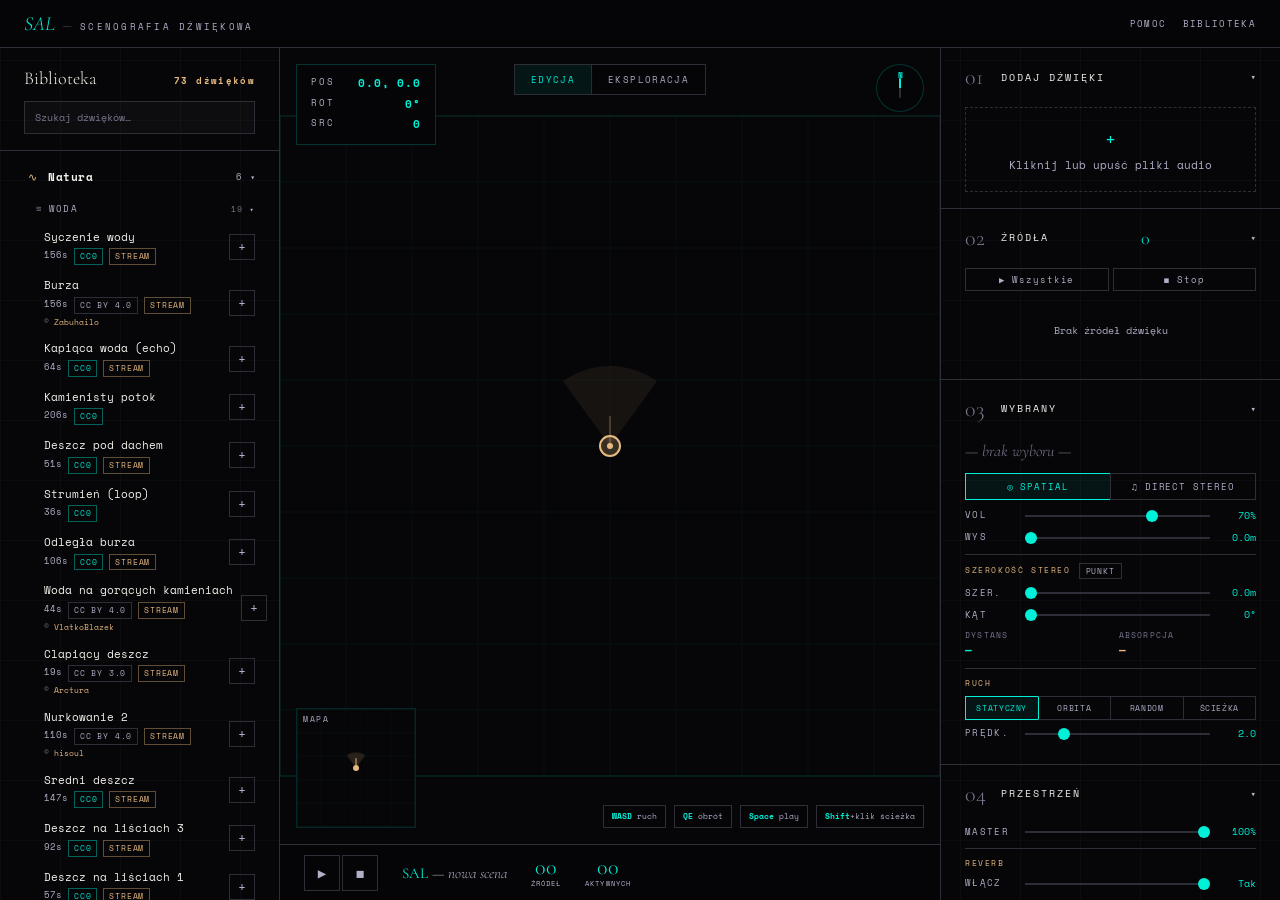
<file: index_15.html>
<!DOCTYPE html>
<html lang="pl">
<head>
<meta charset="UTF-8">
<meta name="viewport" content="width=device-width, initial-scale=1.0">
<title>SAL — Scenografia Dźwiękowa</title>
<style>
@import url('https://fonts.googleapis.com/css2?family=Space+Mono:ital,wght@0,400;0,700;1,400&family=Cormorant+Garamond:ital,wght@0,300;0,400;1,300;1,400&display=swap');

:root {
  --black:  #060608;
  --white:  #f4f1ec;
  --cyan:   #00f0d8;
  --amber:  #e8ba82;
  --dim:    #2e2e38;
  --mid:    #b0b0c8;
  --grid:   rgba(255,255,255,0.05);
  --danger: #e05555;
  --surface: #0e0e14;
  --muted:  #787890;
  --xs: 4px; --sm: 8px; --md: 16px; --lg: 24px; --xl: 40px;
  --nav-h: 48px; --lib-w: 280px; --side-w: 340px; --transport-h: 56px;
}
*, *::before, *::after { box-sizing: border-box; margin: 0; padding: 0; }
body { background: var(--black); color: var(--white); font-family: 'Space Mono', monospace; font-size: 12px; line-height: 1.6; overflow: hidden; height: 100vh; height: 100dvh; }
body::before { content: ''; position: fixed; inset: 0; background-image: linear-gradient(var(--grid) 1px, transparent 1px), linear-gradient(90deg, var(--grid) 1px, transparent 1px); background-size: 60px 60px; pointer-events: none; z-index: 0; }
::selection { background: rgba(0,240,216,0.25); }
::-webkit-scrollbar { width: 4px; } ::-webkit-scrollbar-track { background: transparent; } ::-webkit-scrollbar-thumb { background: var(--dim); border-radius: 2px; }

.app-layout { position: relative; z-index: 1; display: grid; grid-template-rows: var(--nav-h) 1fr var(--transport-h); grid-template-columns: auto 1fr var(--side-w); grid-template-areas: "nav nav nav" "lib canvas side" "lib transport side"; height: 100vh; height: 100dvh; }

.nav { grid-area: nav; display: flex; justify-content: space-between; align-items: center; padding: 0 var(--lg); border-bottom: 1px solid var(--dim); background: rgba(6,6,8,0.95); backdrop-filter: blur(20px); z-index: 50; }
.nav-brand { display: flex; align-items: baseline; gap: var(--sm); }
.nav-brand-name { font-family: 'Cormorant Garamond', serif; font-size: 20px; font-weight: 300; color: var(--white); }
.nav-brand-name em { font-style: italic; color: var(--cyan); }
.nav-brand-sep { color: var(--dim); font-size: 14px; }
.nav-brand-page { font-size: 9px; letter-spacing: 0.25em; text-transform: uppercase; color: var(--mid); }
.nav-actions { display: flex; align-items: center; gap: var(--md); }
.nav-link { font-size: 9px; letter-spacing: 0.15em; text-transform: uppercase; color: var(--mid); text-decoration: none; cursor: pointer; background: none; border: none; font-family: inherit; transition: color 0.3s; }
.nav-link:hover { color: var(--white); }

.library-panel { grid-area: lib; display: flex; flex-direction: column; border-right: 1px solid var(--dim); background: rgba(6,6,8,0.5); overflow: hidden; min-width: 0; max-width: var(--lib-w); width: var(--lib-w); transition: max-width 0.4s ease, width 0.4s ease; }
.library-panel.collapsed { max-width: 0; width: 0; border-right-width: 0; }
.lib-header { padding: var(--md) var(--lg); border-bottom: 1px solid var(--dim); flex-shrink: 0; }
.lib-header-row { display: flex; justify-content: space-between; align-items: baseline; margin-bottom: var(--sm); }
.lib-title { font-family: 'Cormorant Garamond', serif; font-size: 18px; font-weight: 300; color: var(--white); }
.lib-count-badge { font-size: 9px; letter-spacing: 0.15em; color: var(--amber); font-weight: 700; }
.lib-search { width: 100%; background: rgba(255,255,255,0.03); border: 1px solid var(--dim); color: var(--white); font-family: 'Space Mono', monospace; font-size: 10px; padding: var(--sm) 10px; outline: none; transition: border-color 0.3s; }
.lib-search:focus { border-color: var(--cyan); }
.lib-search::placeholder { color: var(--muted); }
.lib-tree { flex: 1; overflow-y: auto; padding: var(--sm) 0; }
.lib-cat { border-bottom: 1px solid rgba(46,46,56,0.6); }
.lib-cat-head { display: flex; align-items: center; gap: var(--sm); padding: 10px var(--lg); cursor: pointer; font-size: 11px; color: var(--white); transition: background 0.2s; }
.lib-cat-head:hover { background: rgba(0,240,216,0.04); }
.lib-cat-head .ico { font-size: 11px; color: var(--amber); width: 16px; text-align: center; font-style: normal; }
.lib-cat-head .label { flex: 1; font-weight: 700; letter-spacing: 0.05em; color: var(--white); }
.lib-cat-head .cnt { font-size: 9px; color: var(--mid); }
.lib-cat-head .arrow { font-size: 8px; color: var(--mid); transition: transform 0.2s; }
.lib-cat-head.collapsed .arrow { transform: rotate(-90deg); }
.lib-cat-body { display: block; }
.lib-cat-head.collapsed + .lib-cat-body { display: none; }
.lib-sub-head { display: flex; align-items: center; gap: 6px; padding: 6px var(--lg) 6px 36px; cursor: pointer; font-size: 9px; letter-spacing: 0.15em; text-transform: uppercase; color: var(--mid); transition: color 0.2s; }
.lib-sub-head:hover { color: var(--white); }
.lib-sub-head .ico { font-size: 9px; color: var(--muted); font-style: normal; }
.lib-sub-head .cnt { font-size: 8px; color: var(--muted); margin-left: auto; }
.lib-sub-head .arrow { font-size: 7px; transition: transform 0.2s; }
.lib-sub-head.collapsed .arrow { transform: rotate(-90deg); }
.lib-sub-body { display: block; }
.lib-sub-head.collapsed + .lib-sub-body { display: none; }
.lib-sound { display: grid; grid-template-columns: 1fr auto; align-items: center; gap: var(--sm); padding: 6px var(--lg) 6px 44px; transition: background 0.15s, padding-left 0.2s; position: relative; }
.lib-sound::before { content: ''; position: absolute; left: 0; top: 0; bottom: 0; width: 2px; background: var(--cyan); transform: scaleY(0); transition: transform 0.2s; }
.lib-sound:hover::before { transform: scaleY(1); }
.lib-sound:hover { background: rgba(0,240,216,0.04); padding-left: 48px; }
.lib-sound-name { font-size: 11px; white-space: nowrap; overflow: hidden; text-overflow: ellipsis; color: var(--white); font-weight: 400; }
.lib-sound-meta { display: flex; gap: 6px; margin-top: 2px; font-size: 9px; color: var(--mid); }
.lib-badge { font-size: 8px; letter-spacing: 0.1em; text-transform: uppercase; padding: 1px 5px; border: 1px solid var(--dim); color: var(--mid); }
.lib-badge.cc0 { border-color: rgba(0,240,216,0.4); color: var(--cyan); }
.lib-badge.stream { color: var(--amber); border-color: rgba(232,186,130,0.4); }
.lib-sound-attr { font-size: 8px; color: var(--muted); margin-top: 2px; }
.lib-sound-attr a { color: var(--amber); text-decoration: none; }
.lib-sound-attr a:hover { text-decoration: underline; color: var(--white); }
.lib-add-btn { width: 26px; height: 26px; border: 1px solid var(--dim); background: none; color: var(--mid); cursor: pointer; font-family: 'Space Mono', monospace; font-size: 13px; display: flex; align-items: center; justify-content: center; transition: all 0.2s; flex-shrink: 0; }
.lib-add-btn:hover { border-color: var(--cyan); color: var(--cyan); }
.lib-add-btn.in-scene { border-color: rgba(0,240,216,0.4); color: var(--cyan); cursor: default; font-size: 10px; }
.lib-add-btn.loading { color: var(--muted); cursor: wait; font-size: 10px; }
.lib-empty-msg { padding: var(--xl) var(--lg); text-align: center; color: var(--mid); font-size: 10px; }

.canvas-area { grid-area: canvas; position: relative; overflow: hidden; background: var(--black); }
#mainCanvas { width: 100%; height: 100%; display: block; }
.app-layout.edit-mode #mainCanvas { cursor: crosshair; }
.app-layout.explore-mode #mainCanvas { cursor: grab; }
.app-layout.explore-mode #mainCanvas:active { cursor: grabbing; }
.hud { position: absolute; top: var(--md); left: var(--md); padding: 10px 14px; border: 1px solid rgba(0,240,216,0.2); background: rgba(6,6,8,0.92); backdrop-filter: blur(12px); font-size: 10px; letter-spacing: 0.08em; z-index: 5; }
.hud-row { display: flex; justify-content: space-between; gap: var(--lg); margin-bottom: 3px; }
.hud-row:last-child { margin-bottom: 0; }
.hud-label { color: var(--mid); font-size: 9px; letter-spacing: 0.2em; text-transform: uppercase; }
.hud-val { color: var(--cyan); font-weight: 700; font-size: 11px; }
.mode-switch-float { position: absolute; top: var(--md); left: 50%; transform: translateX(-50%); display: flex; border: 1px solid var(--dim); background: rgba(6,6,8,0.92); backdrop-filter: blur(12px); z-index: 5; }
.mode-btn { padding: var(--sm) var(--md); background: none; border: none; border-right: 1px solid var(--dim); color: var(--mid); font-family: 'Space Mono', monospace; font-size: 9px; letter-spacing: 0.15em; text-transform: uppercase; cursor: pointer; transition: all 0.3s; }
.mode-btn:last-child { border-right: none; }
.mode-btn:hover { color: var(--white); }
.mode-btn.active { color: var(--cyan); background: rgba(0,240,216,0.07); }
.compass { position: absolute; top: var(--md); right: var(--md); width: 48px; height: 48px; border: 1px solid rgba(0,240,216,0.2); border-radius: 50%; background: rgba(6,6,8,0.92); backdrop-filter: blur(12px); display: flex; align-items: center; justify-content: center; z-index: 5; }
.compass-n { position: absolute; top: 4px; font-size: 8px; font-weight: 700; color: var(--cyan); }
.compass-needle { width: 2px; height: 20px; background: linear-gradient(to bottom, var(--cyan) 50%, var(--dim) 50%); border-radius: 1px; transform-origin: center center; transition: transform 0.15s ease-out; }
.minimap { position: absolute; bottom: var(--md); left: var(--md); width: 120px; height: 120px; border: 1px solid rgba(0,240,216,0.15); background: rgba(6,6,8,0.92); overflow: hidden; z-index: 5; }
.minimap-label { position: absolute; top: 4px; left: 6px; font-size: 8px; letter-spacing: 0.2em; text-transform: uppercase; color: var(--mid); }
#minimapCanvas { width: 100%; height: 100%; }
.target-indicator { position: absolute; pointer-events: none; display: none; z-index: 4; }
.target-indicator.visible { display: block; }
.target-marker { width: 20px; height: 20px; border: 2px solid var(--cyan); border-radius: 50%; animation: tp 1.2s ease-out infinite; }
@keyframes tp { 0% { transform: scale(1); opacity: 0.8; } 100% { transform: scale(2.5); opacity: 0; } }
.control-hints { position: absolute; bottom: var(--md); right: var(--md); display: flex; gap: var(--sm); z-index: 5; }
.hint { padding: var(--xs) var(--sm); border: 1px solid var(--dim); background: rgba(6,6,8,0.92); font-size: 8px; color: var(--mid); }
.hint kbd { color: var(--cyan); font-family: inherit; font-weight: 700; }

.sidebar { grid-area: side; display: flex; flex-direction: column; border-left: 1px solid var(--dim); background: rgba(6,6,8,0.5); overflow-y: auto; overflow-x: hidden; }
.acc-panel { border-bottom: 1px solid var(--dim); }
.acc-head { display: flex; align-items: center; justify-content: space-between; padding: 12px var(--lg); cursor: pointer; transition: background 0.2s; user-select: none; }
.acc-head:hover { background: rgba(0,240,216,0.03); }
.acc-head-left { display: flex; align-items: center; gap: var(--sm); }
.acc-num { font-family: 'Cormorant Garamond', serif; font-size: 22px; font-weight: 300; color: var(--muted); width: 28px; }
.acc-title { font-size: 10px; letter-spacing: 0.2em; text-transform: uppercase; color: var(--white); }
.acc-count { font-family: 'Cormorant Garamond', serif; font-size: 18px; font-weight: 300; color: var(--cyan); }
.acc-arrow { font-size: 9px; color: var(--mid); transition: transform 0.3s; margin-left: var(--sm); }
.acc-head.collapsed .acc-arrow { transform: rotate(-90deg); }
.acc-body { max-height: 2000px; overflow: hidden; transition: max-height 0.4s ease, padding 0.3s ease; padding: 0 var(--lg) var(--md); }
.acc-head.collapsed + .acc-body { max-height: 0; padding-top: 0; padding-bottom: 0; }

.file-drop { border: 1px dashed var(--dim); padding: var(--md); text-align: center; cursor: pointer; transition: all 0.3s; font-size: 11px; color: var(--mid); }
.file-drop:hover, .file-drop.dragover { border-color: var(--cyan); color: var(--cyan); background: rgba(0,240,216,0.04); }

.source-item { display: grid; grid-template-columns: 28px 1fr 26px 26px; align-items: center; gap: 6px; padding: 8px 10px; border: 1px solid var(--dim); margin-bottom: 2px; cursor: pointer; transition: all 0.2s; position: relative; }
.source-item::before { content: ''; position: absolute; left: 0; top: 0; bottom: 0; width: 2px; background: var(--cyan); transform: scaleY(0); transition: transform 0.2s; }
.source-item:hover::before { transform: scaleY(1); }
.source-item:hover { background: rgba(0,240,216,0.03); }
.source-item.selected { border-color: var(--cyan); background: rgba(0,240,216,0.05); }
.source-item.selected::before { transform: scaleY(1); }
.source-item.playing { border-color: rgba(0,240,216,0.5); }
.src-num { font-family: 'Cormorant Garamond', serif; font-size: 18px; font-weight: 300; color: var(--muted); text-align: center; }
.source-item.playing .src-num { color: var(--cyan); }
.src-info { min-width: 0; }
.src-name { font-size: 11px; white-space: nowrap; overflow: hidden; text-overflow: ellipsis; color: var(--white); }
.src-meta { font-size: 9px; color: var(--mid); margin-top: 1px; }
.src-btn { width: 26px; height: 26px; border: 1px solid var(--dim); background: none; color: var(--mid); cursor: pointer; font-size: 11px; display: flex; align-items: center; justify-content: center; transition: all 0.2s; font-family: 'Space Mono', monospace; }
.src-btn:hover { border-color: var(--cyan); color: var(--cyan); }
.src-btn.active { border-color: var(--cyan); color: var(--cyan); }
.src-btn.del:hover { border-color: var(--danger); color: var(--danger); }
.sources-empty { padding: var(--lg) var(--sm); text-align: center; color: var(--mid); font-size: 10px; }
.src-actions-row { display: flex; gap: var(--xs); margin-bottom: var(--sm); }
.btn-sm { font-family: 'Space Mono', monospace; font-size: 9px; letter-spacing: 0.1em; padding: 4px 10px; border: 1px solid var(--dim); background: none; color: var(--mid); cursor: pointer; transition: all 0.2s; flex: 1; text-align: center; }
.btn-sm:hover { border-color: var(--cyan); color: var(--cyan); }

.sel-name { font-family: 'Cormorant Garamond', serif; font-size: 16px; font-weight: 300; margin-bottom: var(--sm); white-space: nowrap; overflow: hidden; text-overflow: ellipsis; color: var(--amber); }
.sel-name.empty { color: var(--muted); font-style: italic; }
.param-row { display: flex; align-items: center; gap: var(--sm); margin-bottom: 6px; }
.param-row:last-child { margin-bottom: 0; }
.param-row label { font-size: 9px; letter-spacing: 0.15em; color: var(--mid); text-transform: uppercase; width: 52px; flex-shrink: 0; }
.param-row input[type="range"] { flex: 1; height: 2px; -webkit-appearance: none; appearance: none; background: var(--dim); outline: none; }
.param-row input[type="range"]::-webkit-slider-thumb { -webkit-appearance: none; width: 12px; height: 12px; background: var(--cyan); border-radius: 50%; cursor: pointer; }
.param-val { font-size: 10px; color: var(--cyan); width: 38px; text-align: right; flex-shrink: 0; }
.param-section { margin-top: var(--sm); padding-top: var(--sm); border-top: 1px solid var(--dim); }
.param-section-title { font-size: 8px; letter-spacing: 0.2em; text-transform: uppercase; color: var(--amber); margin-bottom: 6px; }
.stereo-indicator { display: inline-block; font-size: 8px; letter-spacing: 0.1em; text-transform: uppercase; padding: 1px 6px; border: 1px solid var(--dim); color: var(--mid); margin-left: var(--sm); vertical-align: middle; }
.stereo-indicator.wide { border-color: rgba(0,240,216,0.3); color: var(--cyan); }
.routing-toggle { display: flex; gap: 0; margin-bottom: var(--sm); }
.routing-btn { flex: 1; font-family: 'Space Mono', monospace; font-size: 9px; letter-spacing: 0.1em; text-transform: uppercase; padding: 6px var(--sm); border: 1px solid var(--dim); background: none; color: var(--mid); cursor: pointer; transition: all 0.25s; text-align: center; }
.routing-btn:first-child { border-right: none; }
.routing-btn:hover { color: var(--white); }
.routing-btn.active { color: var(--cyan); border-color: var(--cyan); background: rgba(0,240,216,0.06); }
.routing-btn.active-direct { color: var(--amber); border-color: var(--amber); background: rgba(232,186,130,0.06); }
.param-section.disabled { opacity: 0.25; pointer-events: none; }
.motion-mode-row { display: flex; gap: 0; margin-bottom: 6px; }
.motion-mode-btn { flex: 1; font-family: 'Space Mono', monospace; font-size: 8px; letter-spacing: 0.08em; text-transform: uppercase; padding: 5px 2px; border: 1px solid var(--dim); border-right: none; background: none; color: var(--mid); cursor: pointer; transition: all 0.25s; text-align: center; white-space: nowrap; }
.motion-mode-btn:last-child { border-right: 1px solid var(--dim); }
.motion-mode-btn:hover { color: var(--white); }
.motion-mode-btn.active { color: var(--cyan); border-color: var(--cyan); background: rgba(0,240,216,0.06); }
.motion-mode-btn.active + .motion-mode-btn { border-left-color: var(--cyan); }
.motion-params { overflow: hidden; max-height: 0; transition: max-height 0.3s ease; }
.motion-params.open { max-height: 200px; }
.path-actions { display: flex; gap: var(--xs); margin-top: 4px; }
.path-hint { font-size: 8px; color: var(--mid); margin-top: 4px; line-height: 1.5; }
.path-hint kbd { color: var(--cyan); font-family: inherit; }

.export-label { font-size: 9px; color: var(--amber); margin-bottom: var(--xs); letter-spacing: 0.1em; text-transform: uppercase; font-weight: 700; }
.export-input { width: 100%; background: rgba(255,255,255,0.04); border: 1px solid var(--dim); color: var(--white); font-family: 'Space Mono', monospace; font-size: 10px; padding: var(--xs) 6px; outline: none; text-align: left; transition: border-color 0.2s; }
.export-input:focus { border-color: var(--cyan); }
.export-row { display: flex; gap: var(--sm); margin-bottom: var(--sm); }
.btn-export { flex: 1; font-family: 'Space Mono', monospace; font-size: 9px; letter-spacing: 0.12em; text-transform: uppercase; padding: 8px var(--md); border: 1px solid var(--dim); background: none; color: var(--white); cursor: pointer; transition: all 0.3s; }
.btn-export:hover { border-color: var(--cyan); color: var(--cyan); }
.btn-export:disabled { opacity: 0.3; cursor: not-allowed; }
.kpo-field { margin-bottom: 10px; }
.kpo-field .export-label { margin-bottom: 5px; }
.btn-kpo { width: 100%; font-family: 'Space Mono', monospace; font-size: 9px; letter-spacing: 0.12em; text-transform: uppercase; padding: 10px var(--md); border: 1px solid rgba(0,240,216,0.4); background: rgba(0,240,216,0.05); color: var(--cyan); cursor: pointer; transition: all 0.3s; margin-top: var(--sm); font-weight: 700; }
.btn-kpo:hover { background: rgba(0,240,216,0.12); border-color: var(--cyan); }
.btn-kpo:disabled { opacity: 0.4; cursor: not-allowed; }
.kpo-step { font-size: 9px; color: var(--mid); margin-bottom: 2px; }
.kpo-step.done { color: var(--cyan); }
.kpo-step.error { color: var(--danger); }

.transport { grid-area: transport; display: flex; align-items: center; gap: var(--lg); padding: 0 var(--lg); border-top: 1px solid var(--dim); background: rgba(6,6,8,0.95); backdrop-filter: blur(12px); z-index: 10; }
.transport-btns { display: flex; gap: 2px; }
.transport-btn { width: 36px; height: 36px; border: 1px solid var(--dim); background: none; color: var(--mid); cursor: pointer; font-family: 'Space Mono', monospace; font-size: 14px; display: flex; align-items: center; justify-content: center; transition: all 0.2s; }
.transport-btn:hover { border-color: var(--cyan); color: var(--cyan); }
.transport-btn.active { border-color: var(--cyan); color: var(--cyan); background: rgba(0,240,216,0.07); }
.transport-info { flex: 1; display: flex; align-items: center; gap: var(--lg); }
.transport-scene { font-family: 'Cormorant Garamond', serif; font-size: 15px; font-weight: 300; color: var(--mid); font-style: italic; }
.transport-scene span { color: var(--cyan); font-style: normal; font-weight: 400; }
.t-counters { display: flex; gap: var(--lg); }
.t-counter { text-align: center; }
.t-counter-num { font-family: 'Cormorant Garamond', serif; font-size: 22px; font-weight: 300; color: var(--cyan); line-height: 1; }
.t-counter-label { font-size: 7px; letter-spacing: 0.15em; text-transform: uppercase; color: var(--mid); }

.toast { position: fixed; bottom: calc(var(--transport-h) + var(--md)); left: 50%; transform: translateX(-50%) translateY(60px); border: 1px solid rgba(0,240,216,0.3); background: rgba(6,6,8,0.97); backdrop-filter: blur(12px); padding: var(--sm) var(--lg); font-size: 10px; color: var(--white); z-index: 200; opacity: 0; transition: all 0.4s ease; pointer-events: none; }
.toast.show { transform: translateX(-50%) translateY(0); opacity: 1; }

.help-overlay { position: fixed; inset: 0; z-index: 300; display: none; align-items: center; justify-content: center; background: rgba(6,6,8,0.85); backdrop-filter: blur(8px); }
.help-overlay.open { display: flex; }
.help-box { width: 500px; max-width: 90vw; max-height: 80vh; border: 1px solid var(--dim); background: var(--black); overflow-y: auto; padding: var(--xl); }
.help-box h2 { font-family: 'Cormorant Garamond', serif; font-size: 28px; font-weight: 300; margin-bottom: var(--lg); color: var(--white); }
.help-box h2 em { font-style: italic; color: var(--cyan); }
.help-box h3 { font-size: 9px; letter-spacing: 0.25em; text-transform: uppercase; color: var(--amber); margin: var(--lg) 0 var(--sm); padding-bottom: var(--xs); border-bottom: 1px solid var(--dim); }
.help-box p { font-size: 11px; color: var(--white); line-height: 1.8; margin-bottom: var(--sm); opacity: 0.9; }
.help-box kbd { display: inline-block; padding: 1px 5px; border: 1px solid var(--dim); font-family: 'Space Mono', monospace; font-size: 9px; color: var(--cyan); }
.help-close-btn { font-family: 'Space Mono', monospace; font-size: 9px; letter-spacing: 0.15em; text-transform: uppercase; padding: var(--sm) var(--lg); border: 1px solid var(--dim); background: none; color: var(--mid); cursor: pointer; margin-top: var(--lg); transition: all 0.3s; }
.help-close-btn:hover { border-color: var(--cyan); color: var(--cyan); }
.hidden-input { display: none; }

@media (max-width: 900px) {
  .app-layout { grid-template-columns: 1fr; grid-template-rows: var(--nav-h) 1fr var(--transport-h); grid-template-areas: "nav" "canvas" "transport"; }
  .library-panel, .sidebar, .control-hints { display: none; }
}
</style>
</head>
<body>
<div class="app-layout edit-mode" id="app">
  <nav class="nav">
    <div class="nav-brand"><span class="nav-brand-name"><em>SAL</em></span><span class="nav-brand-sep">—</span><span class="nav-brand-page">Scenografia dźwiękowa</span></div>
    <div class="nav-actions"><button class="nav-link" id="helpBtn">Pomoc</button><button class="nav-link" id="libToggle">Biblioteka</button></div>
  </nav>

  <aside class="library-panel" id="libraryPanel">
    <div class="lib-header"><div class="lib-header-row"><span class="lib-title">Biblioteka</span><span class="lib-count-badge" id="libCountBadge">—</span></div><input class="lib-search" id="libSearch" type="text" placeholder="Szukaj dźwięków…"></div>
    <div class="lib-tree" id="libTree"><div class="lib-empty-msg">Ładowanie…</div></div>
  </aside>

  <div class="canvas-area" id="canvasArea">
    <canvas id="mainCanvas"></canvas>
    <div class="hud"><div class="hud-row"><span class="hud-label">POS</span><span class="hud-val" id="hudPos">0.0, 0.0</span></div><div class="hud-row"><span class="hud-label">ROT</span><span class="hud-val" id="hudRot">0°</span></div><div class="hud-row"><span class="hud-label">SRC</span><span class="hud-val" id="hudSrc">0</span></div></div>
    <div class="mode-switch-float"><button class="mode-btn active" data-mode="edit">Edycja</button><button class="mode-btn" data-mode="explore">Eksploracja</button></div>
    <div class="compass"><span class="compass-n">N</span><div class="compass-needle" id="compassNeedle"></div></div>
    <div class="minimap"><span class="minimap-label">Mapa</span><canvas id="minimapCanvas"></canvas></div>
    <div class="control-hints"><div class="hint"><kbd>WASD</kbd> ruch</div><div class="hint"><kbd>QE</kbd> obrót</div><div class="hint"><kbd>Space</kbd> play</div><div class="hint"><kbd>Shift</kbd>+klik ścieżka</div></div>
    <div class="target-indicator" id="targetIndicator"><div class="target-marker"></div></div>
  </div>

  <aside class="sidebar" id="sidebar">
    <div class="acc-panel"><div class="acc-head" data-acc="add"><div class="acc-head-left"><span class="acc-num">01</span><span class="acc-title">Dodaj dźwięki</span></div><span class="acc-arrow">▾</span></div><div class="acc-body"><div class="file-drop" id="fileDrop"><div style="font-size:18px;margin-bottom:4px;color:var(--cyan)">+</div><div>Kliknij lub upuść pliki audio</div></div><input type="file" class="hidden-input" id="fileInput" accept="audio/*" multiple></div></div>

    <div class="acc-panel"><div class="acc-head" data-acc="sources"><div class="acc-head-left"><span class="acc-num">02</span><span class="acc-title">Źródła</span></div><span class="acc-count" id="accSrcCount">0</span><span class="acc-arrow">▾</span></div><div class="acc-body" id="accSources"><div class="src-actions-row"><button class="btn-sm" id="playAllBtn">▶ Wszystkie</button><button class="btn-sm" id="stopAllBtn">◼ Stop</button></div><div id="sourcesList"><div class="sources-empty">Brak źródeł dźwięku</div></div></div></div>

    <div class="acc-panel"><div class="acc-head" data-acc="selected"><div class="acc-head-left"><span class="acc-num">03</span><span class="acc-title">Wybrany</span></div><span class="acc-arrow">▾</span></div><div class="acc-body">
      <div class="sel-name empty" id="selName">— brak wyboru —</div>
      <div class="routing-toggle" id="routingToggle"><button class="routing-btn active" data-route="spatial">◎ Spatial</button><button class="routing-btn" data-route="direct">♫ Direct Stereo</button></div>
      <div class="param-row"><label>Vol</label><input type="range" id="volSlider" min="0" max="100" value="70"><span class="param-val" id="volVal">70%</span></div>
      <div class="param-row"><label>Wys</label><input type="range" id="heightSlider" min="0" max="100" value="0"><span class="param-val" id="heightVal">0.0m</span></div>
      <div id="spatialSection" class="param-section">
        <div class="param-section-title">Szerokość stereo<span class="stereo-indicator" id="stereoInd">Punkt</span></div>
        <div class="param-row"><label>Szer.</label><input type="range" id="widthSlider" min="0" max="200" value="0" step="1"><span class="param-val" id="widthVal">0.0m</span></div>
        <div class="param-row"><label>Kąt</label><input type="range" id="angleSlider" min="0" max="359" value="0" step="1"><span class="param-val" id="angleVal">0°</span></div>
        <div style="display:flex;gap:var(--md);margin-top:6px">
          <div style="flex:1"><div style="font-size:8px;letter-spacing:0.15em;text-transform:uppercase;color:var(--muted)">Dystans</div><div style="font-size:11px;color:var(--cyan);font-weight:700" id="selDist">—</div></div>
          <div style="flex:1"><div style="font-size:8px;letter-spacing:0.15em;text-transform:uppercase;color:var(--muted)">Absorpcja</div><div style="font-size:11px;color:var(--amber);font-weight:700" id="selAbsorb">—</div></div>
        </div>
      </div>
      <div class="param-section">
        <div class="param-section-title">Ruch</div>
        <div class="motion-mode-row" id="motionModeRow"><button class="motion-mode-btn active" data-motion="static">Statyczny</button><button class="motion-mode-btn" data-motion="orbit">Orbita</button><button class="motion-mode-btn" data-motion="random">Random</button><button class="motion-mode-btn" data-motion="path">Ścieżka</button></div>
        <div class="param-row"><label>Prędk.</label><input type="range" id="motionSpeed" min="1" max="100" value="20" step="1"><span class="param-val" id="motionSpeedVal">2.0</span></div>
        <div class="motion-params" id="orbitParams"><div class="param-row"><label>Promień</label><input type="range" id="orbitRadius" min="5" max="200" value="50" step="1"><span class="param-val" id="orbitRadiusVal">5.0m</span></div></div>
        <div class="motion-params" id="randomParams"><div class="param-row"><label>Zasięg</label><input type="range" id="randomRange" min="10" max="200" value="80" step="1"><span class="param-val" id="randomRangeVal">8.0m</span></div></div>
        <div class="motion-params" id="pathParams"><div class="path-actions"><button class="btn-sm" id="clearPathBtn">✕ Wyczyść</button></div><div class="path-hint"><kbd>Shift</kbd>+klik na canvas = dodaj punkt ścieżki</div><div class="param-row" style="margin-top:4px"><label>Pętla</label><input type="range" id="pathLoop" min="0" max="1" value="1" step="1"><span class="param-val" id="pathLoopVal">Tak</span></div></div>
      </div>
    </div></div>

    <div class="acc-panel"><div class="acc-head" data-acc="room"><div class="acc-head-left"><span class="acc-num">04</span><span class="acc-title">Przestrzeń</span></div><span class="acc-arrow">▾</span></div><div class="acc-body">
      <div class="param-row"><label>Master</label><input type="range" id="masterVolSlider" min="0" max="100" value="100"><span class="param-val" id="masterVolVal">100%</span></div>
      <div class="param-section"><div class="param-section-title">Reverb</div>
        <div class="param-row"><label>Włącz</label><input type="range" id="reverbEnable" min="0" max="1" value="1" step="1"><span class="param-val" id="reverbEnableVal">Tak</span></div>
        <div class="param-row"><label>Wet</label><input type="range" id="reverbWet" min="0" max="100" value="35"><span class="param-val" id="reverbWetVal">35%</span></div>
        <div class="param-row"><label>Rozmiar</label><input type="range" id="reverbSize" min="0" max="100" value="60"><span class="param-val" id="reverbSizeVal">0.60</span></div>
        <div class="param-row"><label>Tłum.</label><input type="range" id="reverbDamp" min="0" max="100" value="50"><span class="param-val" id="reverbDampVal">0.50</span></div>
      </div>
    </div></div>

    <div class="acc-panel"><div class="acc-head" data-acc="export"><div class="acc-head-left"><span class="acc-num">05</span><span class="acc-title">Eksport</span></div><span class="acc-arrow">▾</span></div><div class="acc-body">
      <div class="kpo-field"><div class="export-label">Numer sceny</div><input class="export-input" id="sceneNumber" type="text" value="001" placeholder="np. 001"></div>
      <div class="kpo-field"><div class="export-label">Nazwa sceny / lokalizacji</div><input class="export-input" id="sceneName" type="text" placeholder="np. Las_Deszczowy"></div>
      <div class="kpo-field"><div class="export-label">Czas trwania (s)</div><input class="export-input" id="kpoDuration" type="number" value="30" min="1" max="600"></div>
      <div class="kpo-field"><div class="export-label" style="display:flex;justify-content:space-between;align-items:center"><span>Data utworzenia</span><label style="display:flex;align-items:center;gap:4px;cursor:pointer;font-size:8px;letter-spacing:0.1em;color:var(--mid)"><input type="checkbox" id="kpoDateManual" style="accent-color:var(--cyan);width:10px;height:10px"> ręcznie</label></div><input class="export-input" id="kpoDate" type="date" style="color-scheme:dark" disabled><div id="kpoDateAuto" style="font-size:9px;color:var(--muted);margin-top:3px;padding:0 2px">auto</div></div>
      <div class="kpo-field"><div class="export-label" style="display:flex;justify-content:space-between;align-items:center"><span>Reverb w eksporcie</span><label style="display:flex;align-items:center;gap:4px;cursor:pointer;font-size:8px;letter-spacing:0.1em;color:var(--mid)"><input type="checkbox" id="exportReverb" checked style="accent-color:var(--cyan);width:10px;height:10px"> włącz</label></div></div>
      <button class="btn-kpo" id="generateExport">⬇ Eksportuj scenę (4 pliki)</button>
      <div id="kpoSteps" style="margin-top:10px"></div>
    </div></div>
  </aside>

  <div class="transport">
    <div class="transport-btns"><button class="transport-btn" id="tPlayAll">▶</button><button class="transport-btn" id="tStopAll">◼</button></div>
    <div class="transport-info"><div class="transport-scene" id="tSceneName"><span>SAL</span> — nowa scena</div><div class="t-counters"><div class="t-counter"><div class="t-counter-num" id="tSrcCount">00</div><div class="t-counter-label">Źródeł</div></div><div class="t-counter"><div class="t-counter-num" id="tPlayCount">00</div><div class="t-counter-label">Aktywnych</div></div></div></div>
  </div>
</div>

<div class="toast" id="toast"></div>

<div class="help-overlay" id="helpOverlay"><div class="help-box">
  <h2>Spatial Audio <em>Lab</em></h2>
  <h3>Dźwięk przestrzenny</h3><p>Umieszczaj źródła dźwięku w przestrzeni 3D z HRTF. Używaj słuchawek! Każde źródło ma suwak wysokości (elewacja), filtrację absorpcji powietrza i opcjonalny pogłos zależny od odległości.</p>
  <h3>Biblioteka</h3><p>Dźwięki z Freesound.org pobierane jako bufor audio (pełne HRTF). Kliknij [+] aby dodać do sceny.</p>
  <h3>Routing: Spatial / Direct</h3><p>Każde źródło ma przełącznik w panelu 03. <strong>Spatial</strong> — HRTF z dual-pannerem L/R, absorpcja powietrza, reverb. <strong>Direct Stereo</strong> — sygnał bez modyfikacji do mastera. Używaj Direct dla nagrań binauralnych.</p>
  <h3>Szerokość stereo</h3><p>W trybie Spatial kanał L i R są rozdzielane na dwa pannery HRTF. <kbd>Szer.</kbd> to odległość między nimi (0–20m), <kbd>Kąt</kbd> to kierunek rozciągnięcia.</p>
  <h3>Sterowanie</h3><p><kbd>W</kbd><kbd>A</kbd><kbd>S</kbd><kbd>D</kbd> — ruch · <kbd>Q</kbd><kbd>E</kbd> — obrót · <kbd>Space</kbd> — play/pause · <kbd>Shift</kbd>+klik — dodaj punkt ścieżki</p>
  <h3>Ruch źródeł</h3><p><strong>Orbita</strong> — krąży wokół punktu startowego. <strong>Random</strong> — błąka się losowo. <strong>Ścieżka</strong> — po waypoints narysowanych Shift+klikiem.</p>
  <h3>Eksport</h3><p>Panel 05 generuje 4 pliki: Binaural WAV (2ch HRTF), AmbiX WAV (4ch FOA), Mapa JPG, Metadane TXT.</p>
  <button class="help-close-btn" id="helpClose">Zamknij</button>
</div></div>

<script>
const audioCtx = new (window.AudioContext || window.webkitAudioContext)();
function resumeCtx(){ if(audioCtx.state==='suspended') audioCtx.resume(); }
document.addEventListener('click', resumeCtx, {once:true});
document.addEventListener('touchstart', resumeCtx, {once:true});

// MASTER BUS + CONVOLUTION REVERB
const masterGain = audioCtx.createGain();
masterGain.gain.value = 1.0;
masterGain.connect(audioCtx.destination);
const reverbInput = audioCtx.createGain();
const reverbConvolver = audioCtx.createConvolver();
reverbConvolver.normalize = true;
const reverbOutput = audioCtx.createGain();
reverbOutput.gain.value = 0.35;
reverbInput.connect(reverbConvolver);
reverbConvolver.connect(reverbOutput);
reverbOutput.connect(masterGain);
const reverbPreFilter = audioCtx.createBiquadFilter();
reverbPreFilter.type = 'highpass';
reverbPreFilter.frequency.value = 250;
reverbPreFilter.Q.value = 0.7;
reverbInput.disconnect();
reverbInput.connect(reverbPreFilter);
reverbPreFilter.connect(reverbConvolver);

const reverbState = { enabled: true, wet: 0.35, roomSize: 0.6, damping: 0.5, masterVol: 1.0 };

function generateIR(roomSize, damping){
  const sr=audioCtx.sampleRate, rt60=0.3+roomSize*3.7, len=Math.ceil(sr*rt60);
  const buf=audioCtx.createBuffer(2,len,sr), L=buf.getChannelData(0), R=buf.getChannelData(1);
  const dampFreq=12000-damping*10000;
  let lpL=0, lpR=0;
  const lpCoeff=Math.exp(-2*Math.PI*dampFreq/sr);
  for(let i=0;i<len;i++){
    const t=i/sr, env=Math.exp(-6.908*t/rt60);
    const u1=Math.random()||0.0001, u2=Math.random();
    const nL=Math.sqrt(-2*Math.log(u1))*Math.cos(2*Math.PI*u2)*env;
    const nR=Math.sqrt(-2*Math.log(u1))*Math.sin(2*Math.PI*u2)*env;
    lpL=nL+lpCoeff*(lpL-nL); lpR=nR+lpCoeff*(lpR-nR);
    L[i]=lpL; R[i]=lpR;
  }
  const erEnd=Math.min(Math.ceil(sr*0.08),len), erCount=6+Math.floor(roomSize*10);
  for(let k=0;k<erCount;k++){
    const pos=Math.floor(Math.random()*erEnd), amp=(0.3+Math.random()*0.7)*Math.exp(-pos/(sr*0.03));
    L[pos]+=amp*(Math.random()>0.5?1:-1); R[pos]+=amp*(Math.random()>0.5?1:-1);
  }
  return buf;
}
function updateReverb(){
  reverbConvolver.buffer = generateIR(reverbState.roomSize, reverbState.damping);
  reverbOutput.gain.setTargetAtTime(reverbState.enabled ? reverbState.wet : 0, audioCtx.currentTime, 0.05);
}
updateReverb();
const _hrtfWarmup = new PannerNode(audioCtx, { panningModel:'HRTF' });
_hrtfWarmup.disconnect();

let compassRotation = 0;
const S = {
  mode:'edit', sceneName:null, sceneCreatedAt:null,
  listener:{x:0,y:0,angle:0}, target:null,
  sources:[], buffers:{}, selectedSource:null, keys:{},
  worldSize:25, moveSpeed:6, rotSpeed:90, dragStartAngle:0
};
let libraryData = null, libSearchQuery = '';

const $ = id => document.getElementById(id);
const app=$('app'), mainCanvas=$('mainCanvas'), ctx=mainCanvas.getContext('2d');
const minimapCanvas=$('minimapCanvas'), minimapCtx=minimapCanvas.getContext('2d');
const compassNeedle=$('compassNeedle'), hudPos=$('hudPos'), hudRot=$('hudRot'), hudSrc=$('hudSrc');
const targetIndicator=$('targetIndicator'), toastEl=$('toast');
const fileInput=$('fileInput'), fileDrop=$('fileDrop');
const sourcesList=$('sourcesList'), selName=$('selName');
const volSlider=$('volSlider'), volVal=$('volVal');
const heightSlider=$('heightSlider'), heightVal=$('heightVal'), selDist=$('selDist'), selAbsorb=$('selAbsorb');
const widthSlider=$('widthSlider'), widthVal=$('widthVal');
const angleSlider=$('angleSlider'), angleVal=$('angleVal');
const stereoInd=$('stereoInd'), spatialSection=$('spatialSection');
const routingToggle=$('routingToggle'), motionModeRow=$('motionModeRow');
const motionSpeed=$('motionSpeed'), motionSpeedVal=$('motionSpeedVal');
const orbitRadiusEl=$('orbitRadius'), orbitRadiusVal=$('orbitRadiusVal');
const randomRangeEl=$('randomRange'), randomRangeVal=$('randomRangeVal');
const pathLoopEl=$('pathLoop'), pathLoopVal=$('pathLoopVal');
const orbitParams=$('orbitParams'), randomParams=$('randomParams'), pathParams=$('pathParams');
const libPanel=$('libraryPanel'), libTree=$('libTree'), libSearch=$('libSearch'), libCountBadge=$('libCountBadge');

function showToast(m, d=2500){ toastEl.textContent=m; toastEl.classList.add('show'); setTimeout(()=>toastEl.classList.remove('show'),d); }

// ACCORDION
document.querySelectorAll('.acc-head').forEach(h => h.addEventListener('click', () => h.classList.toggle('collapsed')));

// CANVAS
function resizeCanvases(){
  const r=mainCanvas.parentElement.getBoundingClientRect(), dpr=devicePixelRatio||1;
  mainCanvas.width=r.width*dpr; mainCanvas.height=r.height*dpr;
  mainCanvas.style.width=r.width+'px'; mainCanvas.style.height=r.height+'px';
  ctx.setTransform(dpr,0,0,dpr,0,0);
  minimapCanvas.width=120*dpr; minimapCanvas.height=120*dpr;
  minimapCtx.setTransform(dpr,0,0,dpr,0,0);
}
addEventListener('resize', resizeCanvases); resizeCanvases();

// MODE SWITCH
document.querySelectorAll('.mode-btn').forEach(b => {
  b.addEventListener('click', () => {
    S.mode=b.dataset.mode;
    document.querySelectorAll('.mode-btn').forEach(x => x.classList.remove('active'));
    b.classList.add('active');
    app.classList.remove('edit-mode','explore-mode');
    app.classList.add(S.mode+'-mode');
    S.target=null;
  });
});

// LIBRARY
$('libToggle').addEventListener('click', () => { const c=libPanel.classList.toggle('collapsed'); if(!c && !libraryData) loadLibrary(); });
const catIcons = {nature:'∿', mood:'◐'};
const subIcons = {nature_water:'≋', nature_fire:'△', nature_birds:'♪', nature_insects:'⁘', nature_mammals:'◦', mood_calm:'○'};
async function loadLibrary(){
  libTree.innerHTML='<div class="lib-empty-msg">Ładowanie…</div>';
  try { const r=await fetch('library.json'); if(!r.ok) throw new Error('HTTP '+r.status); libraryData=await r.json(); libCountBadge.textContent=(libraryData.total_sounds||0)+' dźwięków'; renderLibTree(); }
  catch(e){ libTree.innerHTML='<div class="lib-empty-msg">Nie można załadować library.json</div>'; }
}
function renderLibTree(){
  if(!libraryData) return;
  const q=libSearchQuery.toLowerCase().trim();
  let html='';
  for(const cat of libraryData.categories){
    let subs=[];
    for(const sub of (cat.subcategories||[])){
      const sounds=(sub.sounds||[]).filter(s => { if(!q) return true; return s.label.toLowerCase().includes(q)||(s.tags||[]).some(t=>t.toLowerCase().includes(q))||s.author.toLowerCase().includes(q); });
      if(!sounds.length) continue;
      const sh=sounds.map(s => {
        const dur=s.duration?Math.round(s.duration)+'s':'', lic=s.license?.short||'?', licCls=lic==='CC0'?'cc0':'', isStream=!s.file;
        const attr=s.license?.attribution?`<div class="lib-sound-attr">© <a href="${s.freesound_url}" target="_blank" rel="noopener" onclick="event.stopPropagation()">${s.author}</a></div>`:'';
        return `<div class="lib-sound"><div><div class="lib-sound-name" title="${s.label}">${s.label}</div><div class="lib-sound-meta">${dur?'<span>'+dur+'</span>':''}<span class="lib-badge ${licCls}">${lic}</span>${isStream?'<span class="lib-badge stream">Stream</span>':''}</div>${attr}</div><button class="lib-add-btn" data-add="${s.id}">+</button></div>`;
      }).join('');
      subs.push(`<div><div class="lib-sub-head" data-tsub="${sub.id}"><i class="ico">${subIcons[sub.id]||'·'}</i><span>${sub.label}</span><span class="cnt">${sounds.length}</span><span class="arrow">▾</span></div><div class="lib-sub-body" id="sub-${sub.id}">${sh}</div></div>`);
    }
    if(!subs.length) continue;
    html+=`<div class="lib-cat"><div class="lib-cat-head" data-tcat="${cat.id}"><i class="ico">${catIcons[cat.id]||'◈'}</i><span class="label">${cat.label}</span><span class="cnt">${subs.length}</span><span class="arrow">▾</span></div><div class="lib-cat-body" id="cat-${cat.id}">${subs.join('')}</div></div>`;
  }
  if(!html){ libTree.innerHTML='<div class="lib-empty-msg">Brak wyników</div>'; return; }
  libTree.innerHTML=html;
  libTree.querySelectorAll('[data-tcat]').forEach(el => el.addEventListener('click', () => { el.classList.toggle('collapsed'); document.getElementById('cat-'+el.dataset.tcat).style.display=el.classList.contains('collapsed')?'none':''; }));
  libTree.querySelectorAll('[data-tsub]').forEach(el => el.addEventListener('click', () => { el.classList.toggle('collapsed'); document.getElementById('sub-'+el.dataset.tsub).style.display=el.classList.contains('collapsed')?'none':''; }));
  libTree.querySelectorAll('[data-add]').forEach(btn => btn.addEventListener('click', async e => { e.stopPropagation(); if(btn.classList.contains('in-scene')||btn.classList.contains('loading')) return; const snd=findInLib(btn.dataset.add); if(snd) await loadFromLib(snd,btn); }));
  updateLibBtns();
}
function findInLib(id){ if(!libraryData) return null; for(const c of libraryData.categories) for(const s of (c.subcategories||[])) for(const x of (s.sounds||[])) if(x.id===id) return x; return null; }
function updateLibBtns(){ const ids=new Set(S.sources.map(s=>s.libraryId).filter(Boolean)); libTree.querySelectorAll('[data-add]').forEach(b=>{ if(ids.has(b.dataset.add)){b.classList.add('in-scene');b.classList.remove('loading');b.textContent='✓';}else{b.classList.remove('in-scene');if(!b.classList.contains('loading'))b.textContent='+';}}); }
libSearch.addEventListener('input', () => { libSearchQuery=libSearch.value; if(libraryData) renderLibTree(); });

function applyAttr(src, def){ if(def.license?.attribution && src){ src.attrAuthor=def.author; src.attrUrl=def.freesound_url; } }
async function loadFromLib(def, btn){
  if(btn){ btn.classList.add('loading'); btn.textContent='…'; }
  try {
    const angle=Math.random()*Math.PI*2, dist=4+Math.random()*8;
    const x=Math.cos(angle)*dist, y=Math.sin(angle)*dist;
    if(def.file){ try { const r=await fetch(def.file); if(r.ok){ const ab=await r.arrayBuffer(); const d=await audioCtx.decodeAudioData(ab); applyAttr(createFromBuffer(d,def.label,x,y,def.id,def.defaultVolume||0.7),def); showToast('✓ '+def.label); return; } } catch(e){} }
    if(def.preview_url){ try { const r=await fetch(def.preview_url); if(r.ok){ const ab=await r.arrayBuffer(); const d=await audioCtx.decodeAudioData(ab); applyAttr(createFromBuffer(d,def.label,x,y,def.id,def.defaultVolume||0.7),def); showToast('✓ '+def.label); return; } } catch(e){ applyAttr(await createFromStream(def.preview_url,def.label,x,y,def.id,def.defaultVolume||0.7),def); showToast('✓ '+def.label+' (bez HRTF)'); return; } }
    throw new Error('Brak źródła');
  } catch(err){ showToast('⚠ '+def.label); if(btn){btn.classList.remove('loading');btn.textContent='+';} } finally { updateLibBtns(); }
}

// AUDIO ENGINE — Dual-panner + elevation + air absorption
function configurePanner(p){
  p.panningModel='HRTF'; p.distanceModel='inverse'; p.refDistance=1; p.maxDistance=50; p.rolloffFactor=1;
}

function buildSrc(id, name, x, y, vol, libId){
  if(!S.sceneCreatedAt) S.sceneCreatedAt = new Date();
  const gain=audioCtx.createGain(); gain.gain.value=vol; gain.channelCount=2; gain.channelCountMode='explicit'; gain.channelInterpretation='speakers';
  const airFilter=audioCtx.createBiquadFilter(); airFilter.type='lowpass'; airFilter.frequency.value=20000; airFilter.Q.value=0.5;
  const splitter=audioCtx.createChannelSplitter(2);
  const pannerL=audioCtx.createPanner(); configurePanner(pannerL);
  const pannerR=audioCtx.createPanner(); configurePanner(pannerR);
  const reverbSend=audioCtx.createGain(); reverbSend.gain.value=0;
  // Chain: gain → airFilter → splitter → pannerL/R → masterGain
  gain.connect(airFilter); airFilter.connect(splitter);
  splitter.connect(pannerL, 0); splitter.connect(pannerR, 1);
  pannerL.connect(masterGain); pannerR.connect(masterGain);
  // Reverb send tapped from gain (pre-absorption for richer reverb)
  gain.connect(reverbSend); reverbSend.connect(reverbInput);
  const s = {
    id, name, x, y, height:0, volume:vol,
    routing:'spatial', width:0, spreadAngle:0,
    playing:false, node:null,
    gain, airFilter, splitter, pannerL, pannerR, reverbSend,
    libraryId:libId||null, isStream:false, audioElement:null, mediaSource:null,
    attrAuthor:null, attrUrl:null,
    motion:{ mode:'static', speed:2, orbitRadius:5, orbitAngle:0, originX:x, originY:y,
      randomRange:8, randomTX:x, randomTY:y, randomTimer:0,
      waypoints:[], pathIndex:0, pathLoop:true, pathDir:1 }
  };
  updPanners(s); updateReverbSend(s);
  return s;
}

function setRouting(s, mode){
  if(s.routing===mode) return;
  try{s.gain.disconnect();}catch(e){}
  try{s.airFilter.disconnect();}catch(e){}
  try{s.splitter.disconnect();}catch(e){}
  try{s.pannerL.disconnect();}catch(e){}
  try{s.pannerR.disconnect();}catch(e){}
  try{s.reverbSend.disconnect();}catch(e){}
  if(mode==='direct'){
    s.gain.connect(masterGain);
  } else {
    s.gain.connect(s.airFilter); s.airFilter.connect(s.splitter);
    s.splitter.connect(s.pannerL, 0); s.splitter.connect(s.pannerR, 1);
    s.pannerL.connect(masterGain); s.pannerR.connect(masterGain);
    s.gain.connect(s.reverbSend); s.reverbSend.connect(reverbInput);
    updPanners(s); updateReverbSend(s);
  }
  s.routing=mode;
}

function setPos(panner, wx, wy, wh){
  if(panner.positionX){
    panner.positionX.setValueAtTime(wx, audioCtx.currentTime);
    panner.positionY.setValueAtTime(wh||0, audioCtx.currentTime);
    panner.positionZ.setValueAtTime(wy, audioCtx.currentTime);
  } else panner.setPosition(wx, wh||0, wy);
}

function updPanners(s){
  const halfW=s.width/2, rad=(s.spreadAngle||0)*Math.PI/180;
  const dx=halfW*Math.cos(rad), dy=halfW*Math.sin(rad), h=s.height||0;
  setPos(s.pannerL, s.x-dx, s.y-dy, h);
  setPos(s.pannerR, s.x+dx, s.y+dy, h);
}

function updateReverbSend(s){
  if(s.routing==='direct'||!reverbState.enabled){ s.reverbSend.gain.setTargetAtTime(0, audioCtx.currentTime, 0.05); return; }
  const dist=Math.sqrt((s.x-S.listener.x)**2+(s.y-S.listener.y)**2+(s.height||0)**2);
  const send=Math.min(0.7, 0.05+0.65*(1-1/(1+dist*0.12)));
  s.reverbSend.gain.setTargetAtTime(send, audioCtx.currentTime, 0.08);
}

function updateAirAbsorption(){
  const t=audioCtx.currentTime;
  for(const s of S.sources){
    if(!s.airFilter||s.routing==='direct') continue;
    const dist3d=Math.sqrt((s.x-S.listener.x)**2+(s.y-S.listener.y)**2+(s.height||0)**2);
    const cutoff=Math.max(400, 20000*Math.exp(-dist3d*0.06));
    s.airFilter.frequency.setTargetAtTime(cutoff, t, 0.04);
    if(s===S.selectedSource){
      selDist.textContent=dist3d.toFixed(1)+'m';
      const pct=Math.round((1-cutoff/20000)*100);
      selAbsorb.textContent=cutoff>=19000?'—':Math.round(cutoff)+'Hz ('+pct+'%)';
    }
  }
}

function updateListener(){
  const l=audioCtx.listener, rad=S.listener.angle*Math.PI/180;
  if(l.positionX){
    l.positionX.setValueAtTime(S.listener.x,audioCtx.currentTime); l.positionY.setValueAtTime(0,audioCtx.currentTime); l.positionZ.setValueAtTime(S.listener.y,audioCtx.currentTime);
    l.forwardX.setValueAtTime(Math.sin(rad),audioCtx.currentTime); l.forwardY.setValueAtTime(0,audioCtx.currentTime); l.forwardZ.setValueAtTime(-Math.cos(rad),audioCtx.currentTime);
    l.upX.setValueAtTime(0,audioCtx.currentTime); l.upY.setValueAtTime(1,audioCtx.currentTime); l.upZ.setValueAtTime(0,audioCtx.currentTime);
  } else { l.setPosition(S.listener.x,0,S.listener.y); l.setOrientation(Math.sin(rad),0,-Math.cos(rad),0,1,0); }
  hudPos.textContent=S.listener.x.toFixed(1)+', '+S.listener.y.toFixed(1);
  hudRot.textContent=Math.round(S.listener.angle)+'°';
  const ta=-S.listener.angle; let d=ta-compassRotation; while(d>180)d-=360; while(d<-180)d+=360; compassRotation+=d;
  compassNeedle.style.transform='rotate('+compassRotation+'deg)';
}

function createFromBuffer(decoded, name, x, y, libId=null, vol=0.7){
  const id='s'+Date.now()+'_'+Math.random().toString(36).slice(2,7);
  S.buffers[id]=decoded;
  const s=buildSrc(id, name, x, y, vol, libId);
  S.sources.push(s); renderSources(); return s;
}
async function createFromStream(url, name, x, y, libId=null, vol=0.7){
  const id='s'+Date.now()+'_'+Math.random().toString(36).slice(2,7);
  const a=new Audio(); a.crossOrigin='anonymous'; a.loop=true; a.preload='auto'; a.src=url;
  await new Promise((ok,fail)=>{a.addEventListener('canplay',ok,{once:true});a.addEventListener('error',()=>fail(new Error('Load error')),{once:true});setTimeout(()=>fail(new Error('Timeout')),15000);});
  const ms=audioCtx.createMediaElementSource(a);
  const s=buildSrc(id, name, x, y, vol, libId); s.isStream=true; s.audioElement=a; s.mediaSource=ms; ms.connect(s.gain);
  S.sources.push(s); renderSources(); return s;
}

// FILES
fileDrop.addEventListener('click', ()=>fileInput.click());
fileDrop.addEventListener('dragover', e=>{ e.preventDefault(); fileDrop.classList.add('dragover'); });
fileDrop.addEventListener('dragleave', ()=>fileDrop.classList.remove('dragover'));
fileDrop.addEventListener('drop', e=>{ e.preventDefault(); fileDrop.classList.remove('dragover'); handleFiles(e.dataTransfer.files); });
fileInput.addEventListener('change', ()=>{ handleFiles(fileInput.files); fileInput.value=''; });
async function handleFiles(files){
  let n=0;
  for(const f of files){ try { if(!S.sceneCreatedAt) S.sceneCreatedAt=new Date(f.lastModified||Date.now()); const b=await f.arrayBuffer(); const d=await audioCtx.decodeAudioData(b); const a=Math.random()*Math.PI*2, r=4+Math.random()*10; createFromBuffer(d, f.name, Math.cos(a)*r, Math.sin(a)*r); n++; } catch(e){ showToast('⚠ '+f.name); } }
  if(n) showToast('Dodano '+n+' plik(ów)');
}

// PLAY / STOP / REMOVE / SELECT
function playSource(s){
  if(!s||s.playing) return;
  if(s.isStream && s.audioElement){ audioCtx.resume().then(()=>s.audioElement.play()); s.playing=true; }
  else if(!s.isStream && S.buffers[s.id]){ s.node=audioCtx.createBufferSource(); s.node.buffer=S.buffers[s.id]; s.node.loop=true; s.node.connect(s.gain); s.node.start(); s.playing=true; }
  renderSources(); updateCounters();
}
function stopSource(s){
  if(!s||!s.playing) return;
  if(s.isStream && s.audioElement){ s.audioElement.pause(); s.audioElement.currentTime=0; }
  else if(s.node){ try{s.node.stop();}catch(e){} s.node=null; }
  s.playing=false; renderSources(); updateCounters();
}
function removeSource(id){
  const i=S.sources.findIndex(s=>s.id===id); if(i===-1) return;
  const s=S.sources[i]; stopSource(s);
  if(S.selectedSource===s){ S.selectedSource=null; updateSel(); }
  s.gain.disconnect(); try{s.airFilter.disconnect();}catch(e){} try{s.splitter.disconnect();}catch(e){}
  try{s.pannerL.disconnect();}catch(e){} try{s.pannerR.disconnect();}catch(e){}
  try{s.reverbSend.disconnect();}catch(e){}
  if(s.audioElement) s.audioElement.src='';
  delete S.buffers[id]; S.sources.splice(i,1); renderSources(); updateLibBtns(); showToast('Usunięto');
}
function selectSource(s){ S.selectedSource=s; updateSel(); renderSources(); }
function updateSel(){
  const s=S.selectedSource;
  if(s){
    selName.textContent=s.name; selName.classList.remove('empty');
    volSlider.value=Math.round(s.volume*100); volVal.textContent=volSlider.value+'%';
    heightSlider.value=Math.round((s.height||0)*10); heightVal.textContent=(s.height||0).toFixed(1)+'m';
    widthSlider.value=Math.round(s.width*10); widthVal.textContent=s.width.toFixed(1)+'m';
    angleSlider.value=Math.round(s.spreadAngle); angleVal.textContent=Math.round(s.spreadAngle)+'°';
    stereoInd.textContent=s.width>0.05?'Stereo':'Punkt'; stereoInd.classList.toggle('wide',s.width>0.05);
    routingToggle.querySelectorAll('.routing-btn').forEach(b=>{ b.classList.remove('active','active-direct'); if(b.dataset.route===s.routing) b.classList.add(s.routing==='direct'?'active-direct':'active'); });
    spatialSection.classList.toggle('disabled',s.routing==='direct');
    const mo=s.motion;
    motionModeRow.querySelectorAll('.motion-mode-btn').forEach(b=>b.classList.toggle('active',b.dataset.motion===mo.mode));
    motionSpeed.value=Math.round(mo.speed*10); motionSpeedVal.textContent=mo.speed.toFixed(1);
    orbitRadiusEl.value=Math.round(mo.orbitRadius*10); orbitRadiusVal.textContent=mo.orbitRadius.toFixed(1)+'m';
    randomRangeEl.value=Math.round(mo.randomRange*10); randomRangeVal.textContent=mo.randomRange.toFixed(1)+'m';
    pathLoopEl.value=mo.pathLoop?1:0; pathLoopVal.textContent=mo.pathLoop?'Tak':'Nie';
    orbitParams.classList.toggle('open',mo.mode==='orbit'); randomParams.classList.toggle('open',mo.mode==='random'); pathParams.classList.toggle('open',mo.mode==='path');
  } else {
    selName.textContent='— brak wyboru —'; selName.classList.add('empty'); selDist.textContent='—'; selAbsorb.textContent='—';
    widthSlider.value=0; widthVal.textContent='0.0m'; angleSlider.value=0; angleVal.textContent='0°';
    stereoInd.textContent='Punkt'; stereoInd.classList.remove('wide');
    routingToggle.querySelectorAll('.routing-btn').forEach(b=>b.classList.remove('active','active-direct'));
    routingToggle.querySelector('[data-route="spatial"]').classList.add('active');
    spatialSection.classList.remove('disabled');
    motionModeRow.querySelectorAll('.motion-mode-btn').forEach(b=>b.classList.toggle('active',b.dataset.motion==='static'));
    orbitParams.classList.remove('open'); randomParams.classList.remove('open'); pathParams.classList.remove('open');
  }
}

// RENDER SOURCE LIST
function renderSources(){
  $('accSrcCount').textContent=String(S.sources.length).padStart(2,'0');
  hudSrc.textContent=S.sources.length;
  if(!S.sources.length){ sourcesList.innerHTML='<div class="sources-empty">Brak źródeł dźwięku</div>'; updateCounters(); return; }
  sourcesList.innerHTML=S.sources.map((s,i)=>{
    const d=Math.sqrt((s.x-S.listener.x)**2+(s.y-S.listener.y)**2+(s.height||0)**2).toFixed(1);
    const wTag=s.width>0.05&&s.routing==='spatial'?' · ↔'+s.width.toFixed(1)+'m':'';
    const rTag=s.routing==='direct'?' · direct':'';
    const mTag=s.motion.mode!=='static'?' · '+s.motion.mode:'';
    const hTag=(s.height||0)>0.2?' · ↑'+s.height.toFixed(1)+'m':'';
    return `<div class="source-item ${S.selectedSource===s?'selected':''} ${s.playing?'playing':''}" data-id="${s.id}"><div class="src-num">${String(i+1).padStart(2,'0')}</div><div class="src-info"><div class="src-name">${s.name}</div><div class="src-meta">${d}m · ${Math.round(s.volume*100)}%${hTag}${wTag}${rTag}${mTag}${s.isStream?' · stream':''}</div></div><button class="src-btn ${s.playing?'active':''}" data-a="t">${s.playing?'‖':'▶'}</button><button class="src-btn del" data-a="d">✕</button></div>`;
  }).join('');
  sourcesList.querySelectorAll('.source-item').forEach(el=>{
    const s=S.sources.find(x=>x.id===el.dataset.id);
    el.addEventListener('click', e=>{ if(!e.target.closest('.src-btn')) selectSource(s); });
    el.querySelector('[data-a="t"]').addEventListener('click', e=>{ e.stopPropagation(); s.playing?stopSource(s):playSource(s); });
    el.querySelector('[data-a="d"]').addEventListener('click', e=>{ e.stopPropagation(); removeSource(s.id); });
  });
  updateCounters();
}
function updateCounters(){
  const p=S.sources.filter(s=>s.playing).length;
  $('tSrcCount').textContent=String(S.sources.length).padStart(2,'0');
  $('tPlayCount').textContent=String(p).padStart(2,'0');
  $('tPlayAll').classList.toggle('active',p>0);
}

// CONTROLS
$('playAllBtn').addEventListener('click', ()=>S.sources.forEach(s=>playSource(s)));
$('stopAllBtn').addEventListener('click', ()=>S.sources.forEach(s=>stopSource(s)));
$('tPlayAll').addEventListener('click', ()=>{ S.sources.some(s=>s.playing)?S.sources.forEach(s=>stopSource(s)):S.sources.forEach(s=>playSource(s)); });
$('tStopAll').addEventListener('click', ()=>S.sources.forEach(s=>stopSource(s)));
volSlider.addEventListener('input', ()=>{ volVal.textContent=volSlider.value+'%'; if(S.selectedSource){ S.selectedSource.volume=volSlider.value/100; S.selectedSource.gain.gain.setValueAtTime(S.selectedSource.volume,audioCtx.currentTime); renderSources(); } });
heightSlider.addEventListener('input', ()=>{ const h=heightSlider.value/10; heightVal.textContent=h.toFixed(1)+'m'; if(S.selectedSource){ S.selectedSource.height=h; updPanners(S.selectedSource); } });
routingToggle.querySelectorAll('.routing-btn').forEach(btn=>{ btn.addEventListener('click', e=>{ e.stopPropagation(); if(!S.selectedSource) return; setRouting(S.selectedSource,btn.dataset.route); updateSel(); renderSources(); showToast(btn.dataset.route==='direct'?'♫ Direct Stereo':'◎ Spatial HRTF'); }); });
widthSlider.addEventListener('input', ()=>{ const w=widthSlider.value/10; widthVal.textContent=w.toFixed(1)+'m'; stereoInd.textContent=w>0.05?'Stereo':'Punkt'; stereoInd.classList.toggle('wide',w>0.05); if(S.selectedSource){ S.selectedSource.width=w; updPanners(S.selectedSource); renderSources(); } });
angleSlider.addEventListener('input', ()=>{ angleVal.textContent=angleSlider.value+'°'; if(S.selectedSource){ S.selectedSource.spreadAngle=parseFloat(angleSlider.value); updPanners(S.selectedSource); } });

// MOTION CONTROLS
motionModeRow.querySelectorAll('.motion-mode-btn').forEach(btn=>{ btn.addEventListener('click', e=>{ e.stopPropagation(); if(!S.selectedSource) return; const mode=btn.dataset.motion, mo=S.selectedSource.motion;
  if((mode==='orbit'||mode==='random')&&mo.mode!==mode){ mo.originX=S.selectedSource.x; mo.originY=S.selectedSource.y; if(mode==='orbit') mo.orbitAngle=0; if(mode==='random'){mo.randomTX=S.selectedSource.x; mo.randomTY=S.selectedSource.y; mo.randomTimer=0;} }
  mo.mode=mode; updateSel(); showToast('Ruch: '+{static:'Statyczny',orbit:'Orbita',random:'Random Walk',path:'Ścieżka'}[mode]); }); });
motionSpeed.addEventListener('input', ()=>{ const v=motionSpeed.value/10; motionSpeedVal.textContent=v.toFixed(1); if(S.selectedSource) S.selectedSource.motion.speed=v; });
orbitRadiusEl.addEventListener('input', ()=>{ const v=orbitRadiusEl.value/10; orbitRadiusVal.textContent=v.toFixed(1)+'m'; if(S.selectedSource) S.selectedSource.motion.orbitRadius=v; });
randomRangeEl.addEventListener('input', ()=>{ const v=randomRangeEl.value/10; randomRangeVal.textContent=v.toFixed(1)+'m'; if(S.selectedSource) S.selectedSource.motion.randomRange=v; });
pathLoopEl.addEventListener('input', ()=>{ const v=pathLoopEl.value==='1'; pathLoopVal.textContent=v?'Tak':'Nie'; if(S.selectedSource) S.selectedSource.motion.pathLoop=v; });
$('clearPathBtn').addEventListener('click', e=>{ e.stopPropagation(); if(!S.selectedSource) return; S.selectedSource.motion.waypoints=[]; S.selectedSource.motion.pathIndex=0; S.selectedSource.motion.pathDir=1; showToast('Ścieżka wyczyszczona'); });

// MASTER + REVERB CONTROLS
$('masterVolSlider').addEventListener('input', ()=>{ const v=$('masterVolSlider').value/100; $('masterVolVal').textContent=$('masterVolSlider').value+'%'; reverbState.masterVol=v; masterGain.gain.setTargetAtTime(v,audioCtx.currentTime,0.02); });
$('reverbEnable').addEventListener('input', ()=>{ const on=$('reverbEnable').value==='1'; $('reverbEnableVal').textContent=on?'Tak':'Nie'; reverbState.enabled=on; reverbOutput.gain.setTargetAtTime(on?reverbState.wet:0,audioCtx.currentTime,0.05); for(const s of S.sources) updateReverbSend(s); });
$('reverbWet').addEventListener('input', ()=>{ const v=$('reverbWet').value/100; $('reverbWetVal').textContent=$('reverbWet').value+'%'; reverbState.wet=v; if(reverbState.enabled) reverbOutput.gain.setTargetAtTime(v,audioCtx.currentTime,0.05); });
let reverbUpdateTimer=null;
function scheduleReverbUpdate(){ if(reverbUpdateTimer) clearTimeout(reverbUpdateTimer); reverbUpdateTimer=setTimeout(()=>{ updateReverb(); showToast('Reverb zaktualizowany'); },300); }
$('reverbSize').addEventListener('input', ()=>{ const v=$('reverbSize').value/100; $('reverbSizeVal').textContent=v.toFixed(2); reverbState.roomSize=v; scheduleReverbUpdate(); });
$('reverbDamp').addEventListener('input', ()=>{ const v=$('reverbDamp').value/100; $('reverbDampVal').textContent=v.toFixed(2); reverbState.damping=v; scheduleReverbUpdate(); });

// HELP
$('helpBtn').addEventListener('click', ()=>$('helpOverlay').classList.add('open'));
$('helpClose').addEventListener('click', ()=>$('helpOverlay').classList.remove('open'));
$('helpOverlay').addEventListener('click', e=>{ if(e.target===$('helpOverlay')) $('helpOverlay').classList.remove('open'); });

// KEYBOARD
document.addEventListener('keydown', e=>{ if(e.target.tagName==='INPUT') return; S.keys[e.code]=true; if(e.code==='Space'){ e.preventDefault(); if(S.selectedSource){ S.selectedSource.playing?stopSource(S.selectedSource):playSource(S.selectedSource); } } });
document.addEventListener('keyup', e=>{ S.keys[e.code]=false; });

// MOUSE / TOUCH
function gcp(e){ const r=mainCanvas.getBoundingClientRect(); return {x:e.clientX-r.left, y:e.clientY-r.top, rect:r}; }
function s2w(sx,sy,r){ const sz=Math.min(r.width,r.height), sc=sz/(S.worldSize*2), cx=r.width/2, cy=r.height/2; if(S.mode==='explore'){ const rad=S.listener.angle*Math.PI/180, dx=(sx-cx)/sc, dy=(sy-cy)/sc; return {x:S.listener.x+dx*Math.cos(rad)-dy*Math.sin(rad), y:S.listener.y+dx*Math.sin(rad)+dy*Math.cos(rad)}; } return {x:(sx-cx)/sc, y:(sy-cy)/sc}; }
function w2s(wx,wy){ const r=mainCanvas.getBoundingClientRect(), sz=Math.min(r.width,r.height), sc=sz/(S.worldSize*2), cx=r.width/2, cy=r.height/2; if(S.mode==='explore'){ const rad=S.listener.angle*Math.PI/180, dx=wx-S.listener.x, dy=wy-S.listener.y; return {x:cx+(dx*Math.cos(rad)+dy*Math.sin(rad))*sc, y:cy+(-dx*Math.sin(rad)+dy*Math.cos(rad))*sc}; } return {x:cx+wx*sc, y:cy+wy*sc}; }
function findAt(wx,wy,th=1.5){ for(const s of S.sources) if(Math.hypot(s.x-wx,s.y-wy)<th) return s; return null; }

let dragSrc=null, pDown=false, pMoved=false, pStart={x:0,y:0};
mainCanvas.addEventListener('mousedown', e=>ptrDown(e.clientX,e.clientY,e.shiftKey));
mainCanvas.addEventListener('mousemove', e=>ptrMove(e.clientX,e.clientY));
mainCanvas.addEventListener('mouseup', e=>ptrUp(e.clientX,e.clientY));
mainCanvas.addEventListener('mouseleave', ()=>{ pDown=false; dragSrc=null; });
mainCanvas.addEventListener('touchstart', e=>{ e.preventDefault(); ptrDown(e.touches[0].clientX,e.touches[0].clientY,false); },{passive:false});
mainCanvas.addEventListener('touchmove', e=>{ e.preventDefault(); ptrMove(e.touches[0].clientX,e.touches[0].clientY); },{passive:false});
mainCanvas.addEventListener('touchend', e=>{ ptrUp(pStart.x,pStart.y); },{passive:false});

function ptrDown(cx,cy,shiftKey){
  const{x,y,rect}=gcp({clientX:cx,clientY:cy}); const w=s2w(x,y,rect);
  if(shiftKey && S.mode==='edit' && S.selectedSource && S.selectedSource.motion.mode==='path'){ S.selectedSource.motion.waypoints.push({x:w.x,y:w.y}); showToast('Punkt #'+S.selectedSource.motion.waypoints.length); return; }
  pDown=true; pMoved=false; pStart={x:cx,y:cy};
  if(S.mode==='edit'){ const s=findAt(w.x,w.y); if(s){dragSrc=s; selectSource(s);} }
  else S.dragStartAngle=S.listener.angle;
}
function ptrMove(cx,cy){
  if(!pDown) return; const dx=cx-pStart.x, dy=cy-pStart.y; if(Math.abs(dx)>5||Math.abs(dy)>5) pMoved=true;
  if(S.mode==='edit'&&dragSrc){ const{x,y,rect}=gcp({clientX:cx,clientY:cy}); const w=s2w(x,y,rect); const m=S.worldSize-1; const nx=Math.max(-m,Math.min(m,w.x)), ny=Math.max(-m,Math.min(m,w.y));
    if(dragSrc.motion.mode==='orbit'||dragSrc.motion.mode==='random'){ const ddx=nx-dragSrc.x, ddy=ny-dragSrc.y; dragSrc.motion.originX+=ddx; dragSrc.motion.originY+=ddy; }
    dragSrc.x=nx; dragSrc.y=ny; updPanners(dragSrc); renderSources();
  } else if(S.mode==='explore'&&pMoved){ S.listener.angle=S.dragStartAngle+dx*0.5; S.listener.angle=((S.listener.angle%360)+360)%360; updateListener(); }
}
function ptrUp(cx,cy){ if(S.mode==='explore'&&!pMoved&&pDown){ const{x,y,rect}=gcp({clientX:cx,clientY:cy}); S.target=s2w(x,y,rect); } pDown=false; dragSrc=null; }

// MOTION AUTOMATION
function updateMotion(dt){
  const m=S.worldSize-1;
  for(const s of S.sources){
    const mo=s.motion; if(mo.mode==='static') continue;
    if(mo.mode==='orbit'){ const angSpeed=mo.speed/Math.max(mo.orbitRadius,0.5); mo.orbitAngle+=angSpeed*dt; s.x=mo.originX+Math.cos(mo.orbitAngle)*mo.orbitRadius; s.y=mo.originY+Math.sin(mo.orbitAngle)*mo.orbitRadius; }
    else if(mo.mode==='random'){ mo.randomTimer-=dt; if(mo.randomTimer<=0){ const a=Math.random()*Math.PI*2, r=Math.random()*mo.randomRange; mo.randomTX=mo.originX+Math.cos(a)*r; mo.randomTY=mo.originY+Math.sin(a)*r; mo.randomTimer=1.5+Math.random()*4; }
      const dx=mo.randomTX-s.x, dy=mo.randomTY-s.y, dist=Math.hypot(dx,dy); if(dist>0.1){ const step=Math.min(mo.speed*dt,dist); s.x+=(dx/dist)*step; s.y+=(dy/dist)*step; } }
    else if(mo.mode==='path'&&mo.waypoints.length>=2){ const wp=mo.waypoints; let ni=mo.pathIndex+mo.pathDir;
      if(ni>=wp.length){ if(mo.pathLoop){ni=0;mo.pathIndex=-1;} else{mo.pathDir=-1;ni=mo.pathIndex+mo.pathDir;} }
      else if(ni<0){ if(mo.pathLoop){ni=wp.length-1;mo.pathIndex=wp.length;} else{mo.pathDir=1;ni=mo.pathIndex+mo.pathDir;} }
      if(ni>=0&&ni<wp.length){ const target=wp[ni]; const dx=target.x-s.x, dy=target.y-s.y, dist=Math.hypot(dx,dy); if(dist<0.2){s.x=target.x;s.y=target.y;mo.pathIndex=ni;} else{const step=Math.min(mo.speed*dt,dist);s.x+=(dx/dist)*step;s.y+=(dy/dist)*step;} } }
    s.x=Math.max(-m,Math.min(m,s.x)); s.y=Math.max(-m,Math.min(m,s.y));
    if(s.routing==='spatial'){ updPanners(s); updateReverbSend(s); }
  }
}

// DATE HANDLING
(function(){ const chk=$('kpoDateManual'), inp=$('kpoDate'), lbl=$('kpoDateAuto');
  function syncDateUI(){ const manual=chk.checked; inp.disabled=!manual; if(manual){if(!inp.value)inp.value=new Date().toISOString().slice(0,10);lbl.textContent='';} else{const d=S.sceneCreatedAt||new Date();lbl.textContent=d.toLocaleDateString('pl-PL');inp.value='';} }
  chk.addEventListener('change', syncDateUI); syncDateUI();
  window._getDate=function(){ if($('kpoDateManual').checked&&$('kpoDate').value) return new Date($('kpoDate').value).toLocaleDateString('pl-PL'); return (S.sceneCreatedAt||new Date()).toLocaleDateString('pl-PL'); };
  window._getDateFull=function(){ if($('kpoDateManual').checked&&$('kpoDate').value) return new Date($('kpoDate').value).toLocaleDateString('pl-PL'); return (S.sceneCreatedAt||new Date()).toLocaleString('pl-PL'); };
})();

// GAME LOOP
let lastT=performance.now();
function loop(ts){
  const dt=Math.min((ts-lastT)/1000,0.1); lastT=ts;
  if(S.mode==='explore'){
    let rot=0;
    if(S.keys.KeyQ||S.keys.ArrowLeft) rot-=S.rotSpeed*dt;
    if(S.keys.KeyE||S.keys.ArrowRight) rot+=S.rotSpeed*dt;
    S.listener.angle+=rot;
    const rad=S.listener.angle*Math.PI/180; let mx=0,my=0;
    if(S.keys.KeyW||S.keys.ArrowUp){mx+=Math.sin(rad);my-=Math.cos(rad);}
    if(S.keys.KeyS||S.keys.ArrowDown){mx-=Math.sin(rad);my+=Math.cos(rad);}
    if(S.keys.KeyA){mx-=Math.cos(rad);my-=Math.sin(rad);}
    if(S.keys.KeyD){mx+=Math.cos(rad);my+=Math.sin(rad);}
    if(mx||my){S.target=null;const l=Math.hypot(mx,my);S.listener.x+=(mx/l)*S.moveSpeed*dt;S.listener.y+=(my/l)*S.moveSpeed*dt;}
    if(S.target){const dx=S.target.x-S.listener.x,dy=S.target.y-S.listener.y,d=Math.hypot(dx,dy);if(d<0.3)S.target=null;else{const st=Math.min(S.moveSpeed*dt,d);S.listener.x+=(dx/d)*st;S.listener.y+=(dy/d)*st;}}
    const m=S.worldSize-1; S.listener.x=Math.max(-m,Math.min(m,S.listener.x)); S.listener.y=Math.max(-m,Math.min(m,S.listener.y)); S.listener.angle=((S.listener.angle%360)+360)%360;
    updateListener();
    for(const src of S.sources){ if(src.routing==='spatial') updateReverbSend(src); }
  }
  if(S.target&&S.mode==='explore'){const p=w2s(S.target.x,S.target.y);targetIndicator.style.left=(p.x-10)+'px';targetIndicator.style.top=(p.y-10)+'px';targetIndicator.classList.add('visible');}
  else targetIndicator.classList.remove('visible');
  updateMotion(dt); updateAirAbsorption();
  draw(); drawMinimap(); requestAnimationFrame(loop);
}

// DRAW — Main canvas
function draw(){
  const w=mainCanvas.width/(devicePixelRatio||1), h=mainCanvas.height/(devicePixelRatio||1);
  ctx.fillStyle='#060608'; ctx.fillRect(0,0,w,h);
  const sz=Math.min(w,h), sc=sz/(S.worldSize*2), cx=w/2, cy=h/2;
  ctx.save(); ctx.translate(cx,cy);
  if(S.mode==='explore'){ const rad=S.listener.angle*Math.PI/180; ctx.rotate(-rad); ctx.translate(-S.listener.x*sc,-S.listener.y*sc); }
  ctx.strokeStyle='rgba(0,240,216,0.04)'; ctx.lineWidth=1;
  for(let i=-S.worldSize;i<=S.worldSize;i+=5){ ctx.beginPath();ctx.moveTo(i*sc,-S.worldSize*sc);ctx.lineTo(i*sc,S.worldSize*sc);ctx.stroke(); ctx.beginPath();ctx.moveTo(-S.worldSize*sc,i*sc);ctx.lineTo(S.worldSize*sc,i*sc);ctx.stroke(); }
  ctx.strokeStyle='rgba(0,240,216,0.15)'; ctx.strokeRect(-S.worldSize*sc,-S.worldSize*sc,S.worldSize*2*sc,S.worldSize*2*sc);
  if(S.target&&S.mode==='explore'){ ctx.strokeStyle='rgba(0,240,216,0.2)';ctx.lineWidth=1;ctx.setLineDash([6,6]); ctx.beginPath();ctx.moveTo(S.listener.x*sc,S.listener.y*sc);ctx.lineTo(S.target.x*sc,S.target.y*sc);ctx.stroke(); ctx.setLineDash([]); ctx.strokeStyle='rgba(0,240,216,0.4)';ctx.beginPath();ctx.arc(S.target.x*sc,S.target.y*sc,8,0,Math.PI*2);ctx.stroke(); }

  S.sources.forEach((s,i)=>{
    const sx=s.x*sc, sy=s.y*sc, sel=S.selectedSource===s, isDirect=s.routing==='direct';
    const halfW=s.width/2, srad=(s.spreadAngle||0)*Math.PI/180;
    const dxW=halfW*Math.cos(srad)*sc, dyW=halfW*Math.sin(srad)*sc;
    const hasWidth=s.width>0.05&&!isDirect;
    const cMain=isDirect?'232,186,130':'0,240,216', cHex=isDirect?'#e8ba82':'#00f0d8';
    const mo=s.motion, hOff=(s.height||0)>0.2?(s.height*sc*0.3):0;
    const drawY=sy-hOff;

    // Elevation stem
    if(hOff>0&&!isDirect){ ctx.globalAlpha=0.15;ctx.strokeStyle='#00f0d8';ctx.lineWidth=1;ctx.setLineDash([3,3]); ctx.beginPath();ctx.ellipse(sx,sy,10,5,0,0,Math.PI*2);ctx.stroke();ctx.setLineDash([]); ctx.beginPath();ctx.moveTo(sx,sy);ctx.lineTo(sx,drawY);ctx.stroke();ctx.globalAlpha=1; }

    // Motion viz
    if(mo.mode==='orbit'&&sel){ ctx.strokeStyle=`rgba(${cMain},0.12)`;ctx.lineWidth=1;ctx.setLineDash([4,4]);ctx.beginPath();ctx.arc(mo.originX*sc,mo.originY*sc,mo.orbitRadius*sc,0,Math.PI*2);ctx.stroke();ctx.setLineDash([]); ctx.fillStyle=`rgba(${cMain},0.3)`;ctx.beginPath();ctx.arc(mo.originX*sc,mo.originY*sc,3,0,Math.PI*2);ctx.fill(); }
    if(mo.mode==='random'&&sel){ ctx.strokeStyle=`rgba(${cMain},0.08)`;ctx.lineWidth=1;ctx.setLineDash([3,6]);ctx.beginPath();ctx.arc(mo.originX*sc,mo.originY*sc,mo.randomRange*sc,0,Math.PI*2);ctx.stroke();ctx.setLineDash([]); const tx=mo.randomTX*sc,ty=mo.randomTY*sc;ctx.strokeStyle=`rgba(${cMain},0.25)`;ctx.lineWidth=1;ctx.beginPath();ctx.moveTo(tx-4,ty);ctx.lineTo(tx+4,ty);ctx.moveTo(tx,ty-4);ctx.lineTo(tx,ty+4);ctx.stroke(); }
    if(mo.mode==='path'&&mo.waypoints.length>0){ const wp=mo.waypoints; ctx.strokeStyle=sel?`rgba(${cMain},0.3)`:`rgba(${cMain},0.1)`;ctx.lineWidth=sel?1.5:1;ctx.setLineDash(sel?[]:[3,3]); ctx.beginPath();ctx.moveTo(wp[0].x*sc,wp[0].y*sc); for(let wi=1;wi<wp.length;wi++) ctx.lineTo(wp[wi].x*sc,wp[wi].y*sc); if(mo.pathLoop&&wp.length>2) ctx.lineTo(wp[0].x*sc,wp[0].y*sc); ctx.stroke();ctx.setLineDash([]);
      if(sel){ wp.forEach((w,wi)=>{ ctx.fillStyle=wi===(mo.pathIndex+1)%wp.length?`rgba(${cMain},0.6)`:`rgba(${cMain},0.2)`;ctx.beginPath();ctx.arc(w.x*sc,w.y*sc,4,0,Math.PI*2);ctx.fill(); ctx.fillStyle=`rgba(${cMain},0.5)`;ctx.font="7px 'Space Mono',monospace";ctx.textAlign='center';ctx.textBaseline='bottom';ctx.fillText(String(wi+1),w.x*sc,w.y*sc-6); }); } }

    // Playing glow
    if(s.playing){ const t=performance.now()/1000, r=40+Math.sin(t*2+i)*15;
      if(hasWidth){ ctx.save();ctx.translate(sx,drawY);ctx.rotate(srad);ctx.scale(1+halfW*sc/r,1); const g=ctx.createRadialGradient(0,0,0,0,0,r);g.addColorStop(0,`rgba(${cMain},0.18)`);g.addColorStop(1,`rgba(${cMain},0)`);ctx.fillStyle=g;ctx.beginPath();ctx.arc(0,0,r,0,Math.PI*2);ctx.fill();ctx.restore(); }
      else { const g=ctx.createRadialGradient(sx,drawY,0,sx,drawY,r);g.addColorStop(0,`rgba(${cMain},0.2)`);g.addColorStop(1,`rgba(${cMain},0)`);ctx.fillStyle=g;ctx.beginPath();ctx.arc(sx,drawY,r,0,Math.PI*2);ctx.fill(); } }

    // Stereo width line
    if(hasWidth){ const lx=sx-dxW,ly=drawY-dyW,rx=sx+dxW,ry=drawY+dyW;
      ctx.strokeStyle=sel?`rgba(${cMain},0.4)`:(s.playing?`rgba(${cMain},0.25)`:'rgba(46,46,56,0.6)');ctx.lineWidth=sel?2:1; ctx.beginPath();ctx.moveTo(lx,ly);ctx.lineTo(rx,ry);ctx.stroke();
      [lx,rx].forEach((px,pi)=>{ const py=pi===0?ly:ry; ctx.fillStyle=sel||s.playing?`rgba(${cMain},0.2)`:'rgba(46,46,56,0.3)';ctx.beginPath();ctx.arc(px,py,6,0,Math.PI*2);ctx.fill(); ctx.strokeStyle=sel||s.playing?`rgba(${cMain},0.5)`:'rgba(46,46,56,0.6)';ctx.lineWidth=1;ctx.beginPath();ctx.arc(px,py,6,0,Math.PI*2);ctx.stroke(); ctx.fillStyle='rgba(176,176,200,0.6)';ctx.font="bold 8px 'Space Mono',monospace";ctx.textAlign='center';ctx.textBaseline='middle';ctx.fillText(pi===0?'L':'R',px,py); }); }

    // Main node
    const R=sel?14:12;
    ctx.strokeStyle=s.playing?`rgba(${cMain},0.7)`:'rgba(46,46,56,0.9)'; ctx.lineWidth=sel?2:1;
    if(isDirect){ ctx.beginPath();ctx.moveTo(sx,drawY-R);ctx.lineTo(sx+R,drawY);ctx.lineTo(sx,drawY+R);ctx.lineTo(sx-R,drawY);ctx.closePath();ctx.stroke(); ctx.fillStyle=sel?`rgba(${cMain},0.15)`:(s.playing?`rgba(${cMain},0.08)`:'rgba(46,46,56,0.3)');ctx.fill(); }
    else { ctx.beginPath();ctx.arc(sx,drawY,R,0,Math.PI*2);ctx.stroke(); ctx.fillStyle=sel?'rgba(0,240,216,0.18)':(s.playing?'rgba(0,240,216,0.10)':'rgba(46,46,56,0.4)');ctx.beginPath();ctx.arc(sx,drawY,R,0,Math.PI*2);ctx.fill(); }
    ctx.fillStyle=sel||s.playing?cHex:'#a0a0b8'; ctx.font="300 14px 'Cormorant Garamond',serif"; ctx.textAlign='center'; ctx.textBaseline='middle'; ctx.fillText(String(i+1).padStart(2,'0'),sx,drawY);

    if(S.mode==='edit'){ ctx.fillStyle='rgba(176,176,200,0.85)';ctx.font="10px 'Space Mono',monospace";ctx.textAlign='center'; ctx.fillText(s.name.length>18?s.name.slice(0,15)+'…':s.name,sx,drawY+R+14);
      if(isDirect){ctx.fillStyle='rgba(232,186,130,0.5)';ctx.font="bold 7px 'Space Mono',monospace";ctx.fillText('DIRECT',sx,drawY+R+24);}
      if((s.height||0)>0.2){ctx.fillStyle='rgba(232,186,130,0.7)';ctx.font="9px 'Space Mono',monospace";ctx.fillText('↑'+s.height.toFixed(1)+'m',sx,drawY-R-6);} }
  });

  const lx=S.listener.x*sc, ly=S.listener.y*sc;
  if(S.mode==='edit'){ const lr=S.listener.angle*Math.PI/180;
    ctx.fillStyle='rgba(232,186,130,0.07)';ctx.beginPath();ctx.moveTo(lx,ly);ctx.arc(lx,ly,80,lr-Math.PI/2-Math.PI/5,lr-Math.PI/2+Math.PI/5);ctx.closePath();ctx.fill();
    ctx.strokeStyle='rgba(232,186,130,0.5)';ctx.lineWidth=1;ctx.beginPath();ctx.moveTo(lx,ly);ctx.lineTo(lx+Math.sin(lr)*30,ly-Math.cos(lr)*30);ctx.stroke();
    ctx.strokeStyle='#e8ba82';ctx.lineWidth=2;ctx.beginPath();ctx.arc(lx,ly,10,0,Math.PI*2);ctx.stroke();
    ctx.fillStyle='rgba(232,186,130,0.22)';ctx.beginPath();ctx.arc(lx,ly,10,0,Math.PI*2);ctx.fill();
    ctx.fillStyle='#e8ba82';ctx.beginPath();ctx.arc(lx,ly,3,0,Math.PI*2);ctx.fill(); }
  ctx.restore();
  if(S.mode==='explore'){ ctx.strokeStyle='rgba(232,186,130,0.25)';ctx.lineWidth=1; ctx.beginPath();ctx.moveTo(cx-12,cy);ctx.lineTo(cx-4,cy);ctx.moveTo(cx+4,cy);ctx.lineTo(cx+12,cy);ctx.stroke(); ctx.beginPath();ctx.moveTo(cx,cy-12);ctx.lineTo(cx,cy-4);ctx.moveTo(cx,cy+4);ctx.lineTo(cx,cy+12);ctx.stroke(); ctx.fillStyle='rgba(0,240,216,0.03)';ctx.beginPath();ctx.moveTo(cx,cy);ctx.arc(cx,cy,sz*0.4,-Math.PI/2-Math.PI/5,-Math.PI/2+Math.PI/5);ctx.closePath();ctx.fill(); }
}

function drawMinimap(){
  const s=120, sc=s/(S.worldSize*2);
  minimapCtx.fillStyle='#060608'; minimapCtx.fillRect(0,0,s,s);
  minimapCtx.save(); minimapCtx.translate(s/2,s/2);
  minimapCtx.strokeStyle='rgba(0,240,216,0.07)'; minimapCtx.lineWidth=0.5;
  for(let i=-S.worldSize;i<=S.worldSize;i+=10){ minimapCtx.beginPath();minimapCtx.moveTo(i*sc,-S.worldSize*sc);minimapCtx.lineTo(i*sc,S.worldSize*sc);minimapCtx.stroke(); minimapCtx.beginPath();minimapCtx.moveTo(-S.worldSize*sc,i*sc);minimapCtx.lineTo(S.worldSize*sc,i*sc);minimapCtx.stroke(); }
  minimapCtx.strokeStyle='rgba(0,240,216,0.18)'; minimapCtx.strokeRect(-S.worldSize*sc,-S.worldSize*sc,S.worldSize*2*sc,S.worldSize*2*sc);
  S.sources.forEach(src=>{ const isDirect=src.routing==='direct';
    const mo=src.motion;
    if(mo.mode==='orbit'){minimapCtx.strokeStyle='rgba(0,240,216,0.08)';minimapCtx.lineWidth=0.5;minimapCtx.beginPath();minimapCtx.arc(mo.originX*sc,mo.originY*sc,mo.orbitRadius*sc,0,Math.PI*2);minimapCtx.stroke();}
    if(mo.mode==='path'&&mo.waypoints.length>1){minimapCtx.strokeStyle='rgba(0,240,216,0.1)';minimapCtx.lineWidth=0.5;minimapCtx.beginPath();minimapCtx.moveTo(mo.waypoints[0].x*sc,mo.waypoints[0].y*sc);for(let wi=1;wi<mo.waypoints.length;wi++)minimapCtx.lineTo(mo.waypoints[wi].x*sc,mo.waypoints[wi].y*sc);if(mo.pathLoop&&mo.waypoints.length>2)minimapCtx.lineTo(mo.waypoints[0].x*sc,mo.waypoints[0].y*sc);minimapCtx.stroke();}
    const hasW=src.width>0.05&&!isDirect;
    if(hasW){const hw=src.width/2,sr2=(src.spreadAngle||0)*Math.PI/180,ddx=hw*Math.cos(sr2)*sc,ddy=hw*Math.sin(sr2)*sc;minimapCtx.strokeStyle=src.playing?'rgba(0,240,216,0.4)':'rgba(46,46,56,0.6)';minimapCtx.lineWidth=1;minimapCtx.beginPath();minimapCtx.moveTo(src.x*sc-ddx,src.y*sc-ddy);minimapCtx.lineTo(src.x*sc+ddx,src.y*sc+ddy);minimapCtx.stroke();}
    minimapCtx.fillStyle=isDirect?(src.playing?'#e8ba82':'#3a3028'):(src.playing?'#00f0d8':'#2e2e38');
    if(isDirect){const mx=src.x*sc,my=src.y*sc;minimapCtx.beginPath();minimapCtx.moveTo(mx,my-3);minimapCtx.lineTo(mx+3,my);minimapCtx.lineTo(mx,my+3);minimapCtx.lineTo(mx-3,my);minimapCtx.closePath();minimapCtx.fill();}
    else{minimapCtx.beginPath();minimapCtx.arc(src.x*sc,src.y*sc,3,0,Math.PI*2);minimapCtx.fill();}
  });
  const lx=S.listener.x*sc,ly=S.listener.y*sc,lr=S.listener.angle*Math.PI/180;
  minimapCtx.fillStyle='rgba(232,186,130,0.15)';minimapCtx.beginPath();minimapCtx.moveTo(lx,ly);minimapCtx.arc(lx,ly,16,lr-Math.PI/2-Math.PI/5,lr-Math.PI/2+Math.PI/5);minimapCtx.closePath();minimapCtx.fill();
  minimapCtx.fillStyle='#e8ba82';minimapCtx.beginPath();minimapCtx.arc(lx,ly,3,0,Math.PI*2);minimapCtx.fill();
  minimapCtx.strokeStyle='#e8ba82';minimapCtx.lineWidth=1;minimapCtx.beginPath();minimapCtx.moveTo(lx,ly);minimapCtx.lineTo(lx+Math.sin(lr)*10,ly-Math.cos(lr)*10);minimapCtx.stroke();
  minimapCtx.restore();
}

// WAV ENCODING
function bufToWav(audioBuffer, nCh){
  const sr=audioBuffer.sampleRate, len=audioBuffer.length;
  const ch=Math.min(nCh, audioBuffer.numberOfChannels);
  const buf=new ArrayBuffer(44+len*ch*2), v=new DataView(buf);
  function ws(o,s){for(let i=0;i<s.length;i++)v.setUint8(o+i,s.charCodeAt(i));}
  ws(0,'RIFF');v.setUint32(4,36+len*ch*2,true);ws(8,'WAVE');ws(12,'fmt ');v.setUint32(16,16,true);v.setUint16(20,1,true);v.setUint16(22,ch,true);v.setUint32(24,sr,true);v.setUint32(28,sr*ch*2,true);v.setUint16(32,ch*2,true);v.setUint16(34,16,true);ws(36,'data');v.setUint32(40,len*ch*2,true);
  const chData=[]; for(let c2=0;c2<ch;c2++) chData.push(audioBuffer.getChannelData(c2));
  let off=44;
  for(let i=0;i<len;i++) for(let c2=0;c2<ch;c2++){ const s=Math.max(-1,Math.min(1,chData[c2][i])); v.setInt16(off, s<0?s*0x8000:s*0x7FFF, true); off+=2; }
  return new Blob([buf],{type:'audio/wav'});
}

function floatArraysToWav(arrays, sr){
  const nCh=arrays.length, len=arrays[0].length;
  const buf=new ArrayBuffer(44+len*nCh*2), v=new DataView(buf);
  function ws(o,s){for(let i=0;i<s.length;i++)v.setUint8(o+i,s.charCodeAt(i));}
  ws(0,'RIFF');v.setUint32(4,36+len*nCh*2,true);ws(8,'WAVE');ws(12,'fmt ');v.setUint32(16,16,true);v.setUint16(20,1,true);v.setUint16(22,nCh,true);v.setUint32(24,sr,true);v.setUint32(28,sr*nCh*2,true);v.setUint16(32,nCh*2,true);v.setUint16(34,16,true);ws(36,'data');v.setUint32(40,len*nCh*2,true);
  let off=44;
  for(let i=0;i<len;i++) for(let c=0;c<nCh;c++){ const s=Math.max(-1,Math.min(1,arrays[c][i])); v.setInt16(off, s<0?s*0x8000:s*0x7FFF, true); off+=2; }
  return new Blob([buf],{type:'audio/wav'});
}

// EXPORT 4 FILES
$('generateExport').addEventListener('click', exportScene);

function exportStep(msg, status='active'){
  const el=document.createElement('div'); el.className='kpo-step '+(status==='done'?'done':status==='error'?'error':''); el.textContent=msg; $('kpoSteps').appendChild(el); return el;
}

async function exportScene(){
  const btn=$('generateExport');
  const nr=($('sceneNumber').value||'001').trim();
  const nm=($('sceneName').value||'Scena').trim().replace(/\s+/g,'_');
  const dur=parseFloat($('kpoDuration').value)||30;
  const sr=44100, prefix=`SAL_SCENA_${nr}_${nm}`;
  const includeReverb=$('exportReverb').checked;
  const stepsEl=$('kpoSteps');
  btn.disabled=true; btn.textContent='⏳ Generowanie…'; stepsEl.innerHTML='';

  const srcs=S.sources.filter(s=>S.buffers[s.id]);
  if(!srcs.length){ exportStep('⚠ Brak źródeł z buforem audio','error'); btn.disabled=false; btn.textContent='⬇ Eksportuj scenę (4 pliki)'; return; }

  try {
    // 1. BINAURAL WAV
    const s1=exportStep('1/4 Binaural WAV — renderowanie HRTF…');
    let binauralBlob;
    try {
      const len=sr*dur;
      const off=new OfflineAudioContext(2,len,sr);
      const ol=off.listener, rad=S.listener.angle*Math.PI/180;
      if(ol.positionX){ol.positionX.setValueAtTime(S.listener.x,0);ol.positionY.setValueAtTime(0,0);ol.positionZ.setValueAtTime(S.listener.y,0);ol.forwardX.setValueAtTime(Math.sin(rad),0);ol.forwardY.setValueAtTime(0,0);ol.forwardZ.setValueAtTime(-Math.cos(rad),0);ol.upX.setValueAtTime(0,0);ol.upY.setValueAtTime(1,0);ol.upZ.setValueAtTime(0,0);}

      // Offline master + optional reverb
      const offMaster=off.createGain(); offMaster.gain.value=reverbState.masterVol; offMaster.connect(off.destination);
      let offReverbOut=null;
      if(includeReverb && reverbState.enabled){
        const offRevIn=off.createGain();
        const offRevPre=off.createBiquadFilter(); offRevPre.type='highpass'; offRevPre.frequency.value=250; offRevPre.Q.value=0.7;
        const offConv=off.createConvolver(); offConv.normalize=true; offConv.buffer=generateIR(reverbState.roomSize,reverbState.damping);
        offReverbOut=off.createGain(); offReverbOut.gain.value=reverbState.wet;
        offRevIn.connect(offRevPre); offRevPre.connect(offConv); offConv.connect(offReverbOut); offReverbOut.connect(offMaster);
        var offRevInput=offRevIn;
      }

      for(const s of srcs){
        if(s.routing==='direct'){
          // Direct: bypass HRTF, go straight to master
          const g=off.createGain(); g.gain.value=s.volume;
          const n=off.createBufferSource(); n.buffer=S.buffers[s.id]; n.loop=true; n.connect(g); g.connect(offMaster); n.start(0); n.stop(dur);
        } else {
          // Spatial: air filter + dual panners
          const g=off.createGain(); g.gain.value=s.volume; g.channelCount=2; g.channelCountMode='explicit'; g.channelInterpretation='speakers';
          const airF=off.createBiquadFilter(); airF.type='lowpass'; airF.Q.value=0.5;
          const dist3d=Math.sqrt((s.x-S.listener.x)**2+(s.y-S.listener.y)**2+(s.height||0)**2);
          airF.frequency.value=Math.max(400,20000*Math.exp(-dist3d*0.06));
          const splitter=off.createChannelSplitter(2);
          const pL=off.createPanner(); pL.panningModel='HRTF'; pL.distanceModel='inverse'; pL.refDistance=1; pL.maxDistance=50; pL.rolloffFactor=1;
          const pR=off.createPanner(); pR.panningModel='HRTF'; pR.distanceModel='inverse'; pR.refDistance=1; pR.maxDistance=50; pR.rolloffFactor=1;
          const halfW=s.width/2, srad=(s.spreadAngle||0)*Math.PI/180;
          const ddx=halfW*Math.cos(srad), ddy=halfW*Math.sin(srad), h=s.height||0;
          if(pL.positionX){pL.positionX.setValueAtTime(s.x-ddx,0);pL.positionY.setValueAtTime(h,0);pL.positionZ.setValueAtTime(s.y-ddy,0);}
          if(pR.positionX){pR.positionX.setValueAtTime(s.x+ddx,0);pR.positionY.setValueAtTime(h,0);pR.positionZ.setValueAtTime(s.y+ddy,0);}
          g.connect(airF); airF.connect(splitter); splitter.connect(pL,0); splitter.connect(pR,1); pL.connect(offMaster); pR.connect(offMaster);
          // Reverb send
          if(offRevInput){ const rs=off.createGain(); const send=Math.min(0.7,0.05+0.65*(1-1/(1+dist3d*0.12))); rs.gain.value=send; g.connect(rs); rs.connect(offRevInput); }
          const n=off.createBufferSource(); n.buffer=S.buffers[s.id]; n.loop=true; n.connect(g); n.start(0); n.stop(dur);
        }
      }
      const rendered=await off.startRendering();
      binauralBlob=bufToWav(rendered,2);
      s1.textContent='✓ 1/4 Binaural WAV — OK'; s1.className='kpo-step done';
    } catch(e){ s1.textContent='✗ 1/4 Binaural WAV — błąd: '+e.message; s1.className='kpo-step error'; throw e; }

    // 2. AMBIX 4-CH WAV
    const s2=exportStep('2/4 AmbiX WAV (4ch) — enkodowanie FOA…');
    let ambixBlob;
    try {
      const len=Math.floor(sr*dur);
      const outW=new Float32Array(len), outY=new Float32Array(len), outZ=new Float32Array(len), outX=new Float32Array(len);
      const listRad=S.listener.angle*Math.PI/180;
      const SN3D_W=1/Math.SQRT2, SN3D_1=Math.sqrt(3);
      for(const src of srcs){
        if(src.routing==='direct') continue; // Skip direct sources — no spatial position
        const buf=S.buffers[src.id]; if(!buf) continue;
        const chData=buf.getChannelData(0), nSrcSamples=chData.length;
        const dx=src.x-S.listener.x, dy=src.y-S.listener.y, dh=src.height||0;
        const fwd=dx*Math.sin(listRad)-dy*Math.cos(listRad), rgt=dx*Math.cos(listRad)+dy*Math.sin(listRad);
        const distH=Math.sqrt(fwd*fwd+rgt*rgt), dist3d=Math.sqrt(distH*distH+dh*dh);
        const distGain=src.volume/Math.max(dist3d,1.0);
        const airAbs=Math.max(400,20000*Math.exp(-dist3d*0.06))/20000;
        const az=Math.atan2(-rgt,fwd), el=Math.atan2(dh,distH);
        const cosAz=Math.cos(az),sinAz=Math.sin(az),cosEl=Math.cos(el),sinEl=Math.sin(el);
        for(let i=0;i<len;i++){
          const samp=chData[i%nSrcSamples]*distGain*airAbs;
          outW[i]+=SN3D_W*samp; outY[i]+=SN3D_1*sinAz*cosEl*samp; outZ[i]+=SN3D_1*sinEl*samp; outX[i]+=SN3D_1*cosAz*cosEl*samp;
        }
      }
      ambixBlob=floatArraysToWav([outW,outY,outZ,outX],sr);
      s2.textContent='✓ 2/4 AmbiX WAV (4ch ACN/SN3D) — OK'; s2.className='kpo-step done';
    } catch(e){ s2.textContent='✗ 2/4 AmbiX WAV — błąd: '+e.message; s2.className='kpo-step error'; throw e; }

    // 3. MAP JPG
    const s3=exportStep('3/4 Mapa JPG — zrzut płótna…');
    let mapBlob;
    try {
      const snap=document.createElement('canvas'); snap.width=1200; snap.height=900;
      const sc2=snap.getContext('2d'), sc=Math.min(snap.width,snap.height)/(S.worldSize*2), cxM=snap.width/2, cyM=snap.height/2;
      sc2.fillStyle='#060608'; sc2.fillRect(0,0,snap.width,snap.height);
      sc2.fillStyle='#b0b0c8'; sc2.font="bold 14px 'Courier New',monospace"; sc2.fillText(`SAL SCENA ${nr} — ${nm.replace(/_/g,' ')}`,20,28);
      sc2.fillStyle='#606070'; sc2.font="11px 'Courier New',monospace"; sc2.fillText(`Czas: ${dur}s · Źródeł: ${srcs.length} · ${window._getDate()}`,20,48);
      sc2.save(); sc2.translate(cxM,cyM);
      sc2.strokeStyle='rgba(0,240,216,0.06)';sc2.lineWidth=1;
      for(let i=-S.worldSize;i<=S.worldSize;i+=5){sc2.beginPath();sc2.moveTo(i*sc,-S.worldSize*sc);sc2.lineTo(i*sc,S.worldSize*sc);sc2.stroke();sc2.beginPath();sc2.moveTo(-S.worldSize*sc,i*sc);sc2.lineTo(S.worldSize*sc,i*sc);sc2.stroke();}
      sc2.strokeStyle='rgba(0,240,216,0.2)'; sc2.strokeRect(-S.worldSize*sc,-S.worldSize*sc,S.worldSize*2*sc,S.worldSize*2*sc);
      sc2.strokeStyle='rgba(0,240,216,0.15)';sc2.lineWidth=1;sc2.setLineDash([4,4]);sc2.beginPath();sc2.moveTo(-S.worldSize*sc,0);sc2.lineTo(S.worldSize*sc,0);sc2.stroke();sc2.beginPath();sc2.moveTo(0,-S.worldSize*sc);sc2.lineTo(0,S.worldSize*sc);sc2.stroke();sc2.setLineDash([]);
      S.sources.forEach((src,idx)=>{
        const sxM=src.x*sc,syM=src.y*sc, isDirect=src.routing==='direct';
        const dist=Math.sqrt((src.x-S.listener.x)**2+(src.y-S.listener.y)**2+(src.height||0)**2);
        const cHex=isDirect?'#e8ba82':'#00f0d8';
        sc2.strokeStyle='rgba(0,240,216,0.2)';sc2.lineWidth=0.8;sc2.setLineDash([4,4]);sc2.beginPath();sc2.moveTo(S.listener.x*sc,S.listener.y*sc);sc2.lineTo(sxM,syM);sc2.stroke();sc2.setLineDash([]);
        const grd=sc2.createRadialGradient(sxM,syM,0,sxM,syM,28);grd.addColorStop(0,'rgba(0,240,216,0.18)');grd.addColorStop(1,'rgba(0,240,216,0)');sc2.fillStyle=grd;sc2.beginPath();sc2.arc(sxM,syM,28,0,Math.PI*2);sc2.fill();
        // Stereo width line on map
        if(src.width>0.05&&!isDirect){const hw=src.width/2,sr2=(src.spreadAngle||0)*Math.PI/180,ddx=hw*Math.cos(sr2)*sc,ddy=hw*Math.sin(sr2)*sc;sc2.strokeStyle='rgba(0,240,216,0.5)';sc2.lineWidth=2;sc2.beginPath();sc2.moveTo(sxM-ddx,syM-ddy);sc2.lineTo(sxM+ddx,syM+ddy);sc2.stroke();}
        sc2.strokeStyle=cHex;sc2.lineWidth=1.5;
        if(isDirect){sc2.beginPath();sc2.moveTo(sxM,syM-10);sc2.lineTo(sxM+10,syM);sc2.lineTo(sxM,syM+10);sc2.lineTo(sxM-10,syM);sc2.closePath();sc2.stroke();sc2.fillStyle='rgba(232,186,130,0.12)';sc2.fill();}
        else{sc2.beginPath();sc2.arc(sxM,syM,10,0,Math.PI*2);sc2.stroke();sc2.fillStyle='rgba(0,240,216,0.12)';sc2.beginPath();sc2.arc(sxM,syM,10,0,Math.PI*2);sc2.fill();}
        sc2.fillStyle=cHex;sc2.font="bold 10px 'Courier New',monospace";sc2.textAlign='center';sc2.textBaseline='middle';sc2.fillText(String(idx+1).padStart(2,'0'),sxM,syM);
        sc2.fillStyle='#b0b0c8';sc2.font="9px 'Courier New',monospace";sc2.textAlign='center';sc2.textBaseline='top';
        let lbl=src.name.length>20?src.name.slice(0,17)+'…':src.name; sc2.fillText(lbl,sxM,syM+14);
        sc2.fillStyle='#787890';sc2.font="8px 'Courier New',monospace";
        let meta=`${dist.toFixed(1)}m · ${Math.round(src.volume*100)}%`;
        if(isDirect) meta+=' · DIRECT';
        if((src.height||0)>0.2) meta+=' · ↑'+src.height.toFixed(1)+'m';
        sc2.fillText(meta,sxM,syM+25);
      });
      const lxM=S.listener.x*sc,lyM=S.listener.y*sc,lrM=S.listener.angle*Math.PI/180;
      sc2.strokeStyle='#e8ba82';sc2.lineWidth=2;sc2.beginPath();sc2.arc(lxM,lyM,12,0,Math.PI*2);sc2.stroke();sc2.fillStyle='#e8ba82';sc2.beginPath();sc2.arc(lxM,lyM,4,0,Math.PI*2);sc2.fill();
      sc2.strokeStyle='#e8ba82';sc2.lineWidth=2;sc2.beginPath();sc2.moveTo(lxM,lyM);sc2.lineTo(lxM+Math.sin(lrM)*25,lyM-Math.cos(lrM)*25);sc2.stroke();
      sc2.restore();
      mapBlob=await new Promise(r=>snap.toBlob(r,'image/jpeg',0.92));
      s3.textContent='✓ 3/4 Mapa JPG — OK'; s3.className='kpo-step done';
    } catch(e){ s3.textContent='✗ 3/4 Mapa JPG — błąd: '+e.message; s3.className='kpo-step error'; throw e; }

    // 4. METADATA TXT
    const s4=exportStep('4/4 Metadane TXT…');
    let metaBlob;
    try {
      let txt=`SAL — Spatial Audio Lab\n${'═'.repeat(40)}\nScena: ${nr} — ${nm.replace(/_/g,' ')}\nData: ${window._getDateFull()}\nCzas trwania: ${dur}s\nSample rate: ${sr} Hz\nReverb: ${includeReverb&&reverbState.enabled?'Tak (rozmiar:'+reverbState.roomSize.toFixed(2)+', tłumienie:'+reverbState.damping.toFixed(2)+', wet:'+Math.round(reverbState.wet*100)+'%)':'Nie'}\n\nListener: x=${S.listener.x.toFixed(2)}, y=${S.listener.y.toFixed(2)}, angle=${Math.round(S.listener.angle)}°\n\nŹródła (${srcs.length}):\n${'─'.repeat(40)}\n`;
      srcs.forEach((src,i)=>{
        const dist=Math.sqrt((src.x-S.listener.x)**2+(src.y-S.listener.y)**2+(src.height||0)**2);
        txt+=`\n${String(i+1).padStart(2,'0')}. ${src.name}\n    Routing: ${src.routing}\n    Pozycja: x=${src.x.toFixed(2)}, y=${src.y.toFixed(2)}${(src.height||0)>0.1?', h='+src.height.toFixed(2)+'m':''}\n    Dystans: ${dist.toFixed(2)}m\n    Głośność: ${Math.round(src.volume*100)}%\n`;
        if(src.routing==='spatial'){
          const cutoff=Math.max(400,20000*Math.exp(-dist*0.06));
          txt+=`    Absorpcja: ${Math.round(cutoff)} Hz\n`;
          if(src.width>0.05) txt+=`    Szerokość stereo: ${src.width.toFixed(1)}m @ ${Math.round(src.spreadAngle)}°\n`;
        }
        if(src.motion.mode!=='static') txt+=`    Ruch: ${src.motion.mode} (prędkość: ${src.motion.speed.toFixed(1)} m/s)\n`;
        if(src.attrAuthor) txt+=`    Autor: ${src.attrAuthor} (Freesound)\n`;
      });
      txt+=`\n${'═'.repeat(40)}\nPliki:\n  ${prefix}_BINAURAL.wav — stereo HRTF (2ch, ${sr}Hz)\n  ${prefix}_AMBIX.wav — First Order Ambisonics (4ch ACN/SN3D)\n  ${prefix}_MAPA.jpg — wizualizacja sceny\n  ${prefix}_META.txt — ten plik\n`;
      metaBlob=new Blob([txt],{type:'text/plain;charset=utf-8'});
      s4.textContent='✓ 4/4 Metadane TXT — OK'; s4.className='kpo-step done';
    } catch(e){ s4.textContent='✗ 4/4 Metadane — błąd: '+e.message; s4.className='kpo-step error'; throw e; }

    // DOWNLOAD
    [[binauralBlob,prefix+'_BINAURAL.wav'],[ambixBlob,prefix+'_AMBIX.wav'],[mapBlob,prefix+'_MAPA.jpg'],[metaBlob,prefix+'_META.txt']].forEach(([blob,name])=>{
      const a=document.createElement('a'); a.href=URL.createObjectURL(blob); a.download=name; a.click(); URL.revokeObjectURL(a.href);
    });
    exportStep('✓ Gotowe! 4 pliki pobrane.','done');
  } catch(e){ exportStep('Eksport przerwany: '+e.message,'error'); }
  btn.disabled=false; btn.textContent='⬇ Eksportuj scenę (4 pliki)';
}

// INIT
updateListener();
loadLibrary();
requestAnimationFrame(loop);
</script>
</body>
</html>
</file>
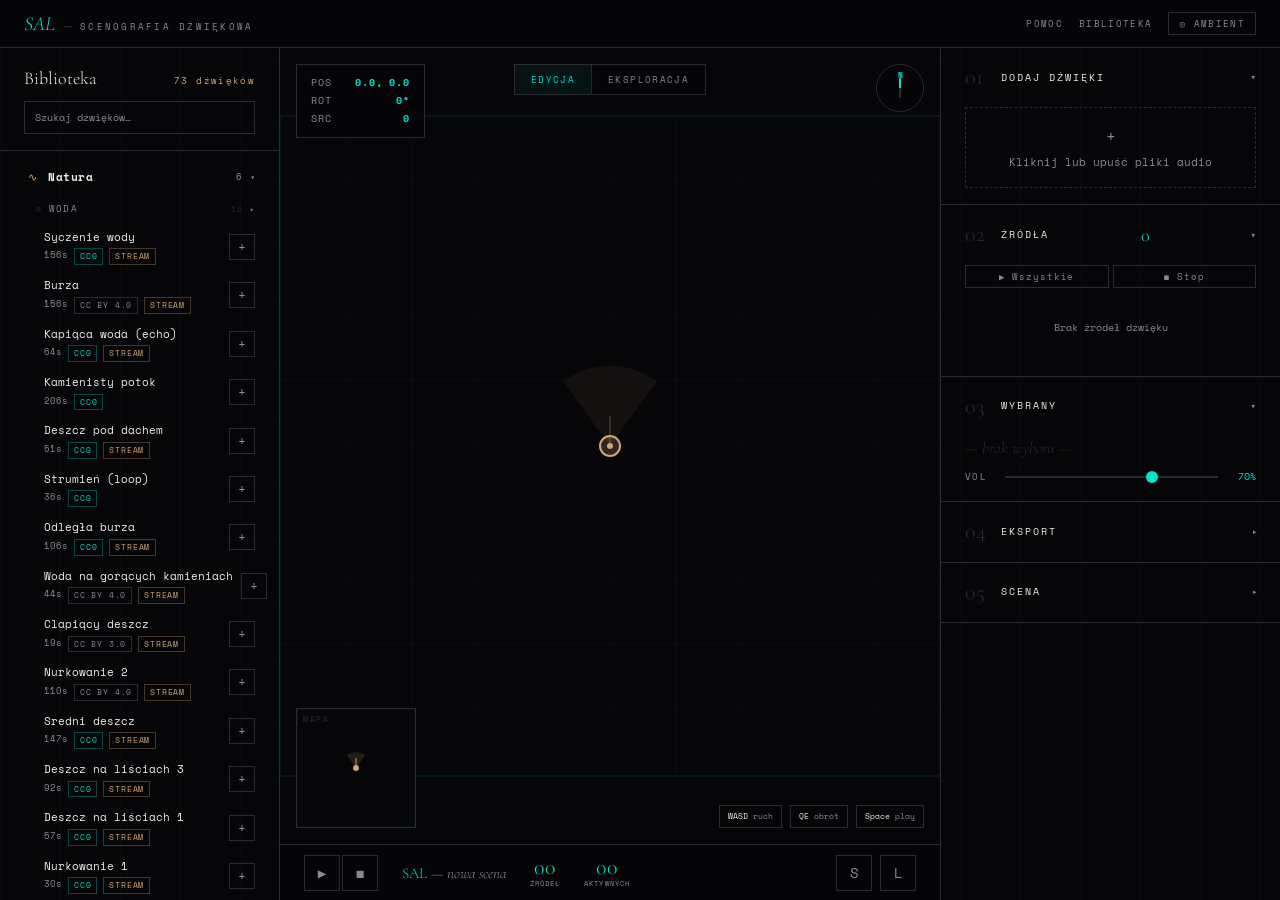
<file: index_3.html>
<!DOCTYPE html>
<html lang="pl">
<head>
<meta charset="UTF-8">
<meta name="viewport" content="width=device-width, initial-scale=1.0">
<title>SAL — Scenografia Dźwiękowa</title>
<style>
@import url('https://fonts.googleapis.com/css2?family=Space+Mono:ital,wght@0,400;0,700;1,400&family=Cormorant+Garamond:ital,wght@0,300;0,400;1,300;1,400&display=swap');

:root {
  --black:  #060608;
  --white:  #f0ede8;
  --cyan:   #00e5cc;
  --amber:  #d4a574;
  --dim:    #2a2a30;
  --mid:    #8a8a96;
  --grid:   rgba(255,255,255,0.04);
  --danger: #c44;
  --surface: #0e0e12;
  --xs: 4px; --sm: 8px; --md: 16px; --lg: 24px; --xl: 40px;
  --nav-h: 48px; --lib-w: 280px; --side-w: 340px; --transport-h: 56px;
}
*, *::before, *::after { box-sizing: border-box; margin: 0; padding: 0; }
body { background: var(--black); color: var(--white); font-family: 'Space Mono', monospace; font-size: 12px; line-height: 1.6; overflow: hidden; height: 100vh; height: 100dvh; }
body::before { content: ''; position: fixed; inset: 0; background-image: linear-gradient(var(--grid) 1px, transparent 1px), linear-gradient(90deg, var(--grid) 1px, transparent 1px); background-size: 60px 60px; pointer-events: none; z-index: 0; }
::selection { background: rgba(0,229,204,0.25); }
::-webkit-scrollbar { width: 4px; } ::-webkit-scrollbar-track { background: transparent; } ::-webkit-scrollbar-thumb { background: var(--dim); border-radius: 2px; }

.app-layout { position: relative; z-index: 1; display: grid; grid-template-rows: var(--nav-h) 1fr var(--transport-h); grid-template-columns: var(--lib-w) 1fr var(--side-w); grid-template-areas: "nav nav nav" "lib canvas side" "lib transport side"; height: 100vh; height: 100dvh; }

/* NAV */
.nav { grid-area: nav; display: flex; justify-content: space-between; align-items: center; padding: 0 var(--lg); border-bottom: 1px solid var(--dim); background: rgba(6,6,8,0.92); backdrop-filter: blur(20px); z-index: 50; }
.nav-brand { display: flex; align-items: baseline; gap: var(--sm); }
.nav-brand-name { font-family: 'Cormorant Garamond', serif; font-size: 20px; font-weight: 300; }
.nav-brand-name em { font-style: italic; color: var(--cyan); }
.nav-brand-sep { color: var(--dim); font-size: 14px; }
.nav-brand-page { font-size: 9px; letter-spacing: 0.25em; text-transform: uppercase; color: var(--mid); }
.nav-actions { display: flex; align-items: center; gap: var(--md); }
.nav-link { font-size: 9px; letter-spacing: 0.15em; text-transform: uppercase; color: var(--mid); text-decoration: none; cursor: pointer; background: none; border: none; font-family: inherit; transition: color 0.3s; }
.nav-link:hover { color: var(--white); }
.btn-sound-toggle { font-family: 'Space Mono', monospace; font-size: 9px; letter-spacing: 0.15em; text-transform: uppercase; padding: var(--xs) 10px; border: 1px solid var(--dim); background: none; color: var(--mid); cursor: pointer; transition: all 0.3s; }
.btn-sound-toggle:hover, .btn-sound-toggle.active { border-color: var(--cyan); color: var(--cyan); }

/* LIBRARY */
.library-panel { grid-area: lib; display: flex; flex-direction: column; border-right: 1px solid var(--dim); background: rgba(6,6,8,0.5); overflow: hidden; transition: margin-left 0.4s ease; }
.library-panel.collapsed { margin-left: calc(-1 * var(--lib-w)); }
.lib-header { padding: var(--md) var(--lg); border-bottom: 1px solid var(--dim); flex-shrink: 0; }
.lib-header-row { display: flex; justify-content: space-between; align-items: baseline; margin-bottom: var(--sm); }
.lib-title { font-family: 'Cormorant Garamond', serif; font-size: 18px; font-weight: 300; }
.lib-count-badge { font-size: 9px; letter-spacing: 0.15em; color: var(--amber); }
.lib-search { width: 100%; background: transparent; border: 1px solid var(--dim); color: var(--white); font-family: 'Space Mono', monospace; font-size: 10px; padding: var(--sm) 10px; outline: none; transition: border-color 0.3s; }
.lib-search:focus { border-color: var(--cyan); }
.lib-search::placeholder { color: var(--mid); }
.lib-tree { flex: 1; overflow-y: auto; padding: var(--sm) 0; }
.lib-cat { border-bottom: 1px solid rgba(42,42,48,0.5); }
.lib-cat-head { display: flex; align-items: center; gap: var(--sm); padding: 10px var(--lg); cursor: pointer; font-size: 11px; color: var(--white); transition: background 0.2s; }
.lib-cat-head:hover { background: rgba(0,229,204,0.03); }
.lib-cat-head .ico { font-size: 11px; color: var(--amber); width: 16px; text-align: center; font-style: normal; }
.lib-cat-head .label { flex: 1; font-weight: 700; letter-spacing: 0.05em; }
.lib-cat-head .cnt { font-size: 9px; color: var(--mid); }
.lib-cat-head .arrow { font-size: 8px; color: var(--mid); transition: transform 0.2s; }
.lib-cat-head.collapsed .arrow { transform: rotate(-90deg); }
.lib-cat-body { display: block; }
.lib-cat-head.collapsed + .lib-cat-body { display: none; }
.lib-sub-head { display: flex; align-items: center; gap: 6px; padding: 6px var(--lg) 6px 36px; cursor: pointer; font-size: 9px; letter-spacing: 0.15em; text-transform: uppercase; color: var(--mid); transition: color 0.2s; }
.lib-sub-head:hover { color: var(--white); }
.lib-sub-head .ico { font-size: 9px; color: var(--dim); font-style: normal; }
.lib-sub-head .cnt { font-size: 8px; color: var(--dim); margin-left: auto; }
.lib-sub-head .arrow { font-size: 7px; transition: transform 0.2s; }
.lib-sub-head.collapsed .arrow { transform: rotate(-90deg); }
.lib-sub-body { display: block; }
.lib-sub-head.collapsed + .lib-sub-body { display: none; }
.lib-sound { display: grid; grid-template-columns: 1fr auto; align-items: center; gap: var(--sm); padding: 6px var(--lg) 6px 44px; transition: background 0.15s, padding-left 0.2s; position: relative; }
.lib-sound::before { content: ''; position: absolute; left: 0; top: 0; bottom: 0; width: 2px; background: var(--cyan); transform: scaleY(0); transition: transform 0.2s; }
.lib-sound:hover::before { transform: scaleY(1); }
.lib-sound:hover { background: rgba(0,229,204,0.03); padding-left: 48px; }
.lib-sound-name { font-size: 11px; white-space: nowrap; overflow: hidden; text-overflow: ellipsis; color: var(--white); }
.lib-sound-meta { display: flex; gap: 6px; margin-top: 2px; font-size: 9px; color: var(--mid); }
.lib-badge { font-size: 8px; letter-spacing: 0.1em; text-transform: uppercase; padding: 1px 5px; border: 1px solid var(--dim); color: var(--mid); }
.lib-badge.cc0 { border-color: rgba(0,229,204,0.3); color: var(--cyan); }
.lib-badge.stream { color: var(--amber); border-color: rgba(212,165,116,0.3); }
.lib-add-btn { width: 26px; height: 26px; border: 1px solid var(--dim); background: none; color: var(--mid); cursor: pointer; font-family: 'Space Mono', monospace; font-size: 13px; display: flex; align-items: center; justify-content: center; transition: all 0.2s; flex-shrink: 0; }
.lib-add-btn:hover { border-color: var(--cyan); color: var(--cyan); }
.lib-add-btn.in-scene { border-color: rgba(0,229,204,0.3); color: var(--cyan); cursor: default; font-size: 10px; }
.lib-add-btn.loading { color: var(--dim); cursor: wait; font-size: 10px; }
.lib-empty-msg { padding: var(--xl) var(--lg); text-align: center; color: var(--mid); font-size: 10px; }

/* CANVAS */
.canvas-area { grid-area: canvas; position: relative; overflow: hidden; background: var(--black); }
#mainCanvas { width: 100%; height: 100%; display: block; }
.app-layout.edit-mode #mainCanvas { cursor: crosshair; }
.app-layout.explore-mode #mainCanvas { cursor: grab; }
.app-layout.explore-mode #mainCanvas:active { cursor: grabbing; }
.hud { position: absolute; top: var(--md); left: var(--md); padding: 10px 14px; border: 1px solid var(--dim); background: rgba(6,6,8,0.88); backdrop-filter: blur(12px); font-size: 10px; letter-spacing: 0.08em; z-index: 5; }
.hud-row { display: flex; justify-content: space-between; gap: var(--lg); margin-bottom: 2px; }
.hud-row:last-child { margin-bottom: 0; }
.hud-label { color: var(--mid); }
.hud-val { color: var(--cyan); font-weight: 700; }
.mode-switch-float { position: absolute; top: var(--md); left: 50%; transform: translateX(-50%); display: flex; border: 1px solid var(--dim); background: rgba(6,6,8,0.88); backdrop-filter: blur(12px); z-index: 5; }
.mode-btn { padding: var(--sm) var(--md); background: none; border: none; border-right: 1px solid var(--dim); color: var(--mid); font-family: 'Space Mono', monospace; font-size: 9px; letter-spacing: 0.15em; text-transform: uppercase; cursor: pointer; transition: all 0.3s; }
.mode-btn:last-child { border-right: none; }
.mode-btn:hover { color: var(--white); }
.mode-btn.active { color: var(--cyan); background: rgba(0,229,204,0.06); }
.compass { position: absolute; top: var(--md); right: var(--md); width: 48px; height: 48px; border: 1px solid var(--dim); border-radius: 50%; background: rgba(6,6,8,0.88); backdrop-filter: blur(12px); display: flex; align-items: center; justify-content: center; z-index: 5; }
.compass-n { position: absolute; top: 4px; font-size: 8px; font-weight: 700; color: var(--cyan); }
.compass-needle { width: 2px; height: 20px; background: linear-gradient(to bottom, var(--cyan) 50%, var(--dim) 50%); border-radius: 1px; transform-origin: center center; transition: transform 0.15s ease-out; }
.minimap { position: absolute; bottom: var(--md); left: var(--md); width: 120px; height: 120px; border: 1px solid var(--dim); background: rgba(6,6,8,0.88); overflow: hidden; z-index: 5; }
.minimap-label { position: absolute; top: 4px; left: 6px; font-size: 8px; letter-spacing: 0.2em; text-transform: uppercase; color: var(--dim); }
#minimapCanvas { width: 100%; height: 100%; }
.target-indicator { position: absolute; pointer-events: none; display: none; z-index: 4; }
.target-indicator.visible { display: block; }
.target-marker { width: 20px; height: 20px; border: 2px solid var(--cyan); border-radius: 50%; animation: tp 1.2s ease-out infinite; }
@keyframes tp { 0% { transform: scale(1); opacity: 0.8; } 100% { transform: scale(2.5); opacity: 0; } }
.control-hints { position: absolute; bottom: var(--md); right: var(--md); display: flex; gap: var(--sm); z-index: 5; }
.hint { padding: var(--xs) var(--sm); border: 1px solid var(--dim); background: rgba(6,6,8,0.88); font-size: 8px; color: var(--mid); }
.hint kbd { color: var(--white); font-family: inherit; }

/* SIDEBAR ACCORDION */
.sidebar { grid-area: side; display: flex; flex-direction: column; border-left: 1px solid var(--dim); background: rgba(6,6,8,0.5); overflow-y: auto; overflow-x: hidden; }
.acc-panel { border-bottom: 1px solid var(--dim); }
.acc-head { display: flex; align-items: center; justify-content: space-between; padding: 12px var(--lg); cursor: pointer; transition: background 0.2s; user-select: none; }
.acc-head:hover { background: rgba(0,229,204,0.03); }
.acc-head-left { display: flex; align-items: center; gap: var(--sm); }
.acc-num { font-family: 'Cormorant Garamond', serif; font-size: 22px; font-weight: 300; color: var(--dim); width: 28px; }
.acc-title { font-size: 10px; letter-spacing: 0.2em; text-transform: uppercase; color: var(--white); }
.acc-count { font-family: 'Cormorant Garamond', serif; font-size: 18px; font-weight: 300; color: var(--cyan); }
.acc-arrow { font-size: 9px; color: var(--mid); transition: transform 0.3s; margin-left: var(--sm); }
.acc-head.collapsed .acc-arrow { transform: rotate(-90deg); }
.acc-body { max-height: 2000px; overflow: hidden; transition: max-height 0.4s ease, padding 0.3s ease; padding: 0 var(--lg) var(--md); }
.acc-head.collapsed + .acc-body { max-height: 0; padding-top: 0; padding-bottom: 0; }

.file-drop { border: 1px dashed var(--dim); padding: var(--md); text-align: center; cursor: pointer; transition: all 0.3s; font-size: 11px; color: var(--mid); }
.file-drop:hover, .file-drop.dragover { border-color: var(--cyan); color: var(--cyan); background: rgba(0,229,204,0.03); }

.source-item { display: grid; grid-template-columns: 28px 1fr 26px 26px; align-items: center; gap: 6px; padding: 8px 10px; border: 1px solid var(--dim); margin-bottom: 2px; cursor: pointer; transition: all 0.2s; position: relative; }
.source-item::before { content: ''; position: absolute; left: 0; top: 0; bottom: 0; width: 2px; background: var(--cyan); transform: scaleY(0); transition: transform 0.2s; }
.source-item:hover::before { transform: scaleY(1); }
.source-item:hover { background: rgba(0,229,204,0.03); }
.source-item.selected { border-color: var(--cyan); background: rgba(0,229,204,0.04); }
.source-item.selected::before { transform: scaleY(1); }
.source-item.playing { border-color: rgba(0,229,204,0.4); }
.src-num { font-family: 'Cormorant Garamond', serif; font-size: 18px; font-weight: 300; color: var(--dim); text-align: center; }
.source-item.playing .src-num { color: var(--cyan); }
.src-info { min-width: 0; }
.src-name { font-size: 11px; white-space: nowrap; overflow: hidden; text-overflow: ellipsis; color: var(--white); }
.src-meta { font-size: 9px; color: var(--mid); }
.src-btn { width: 26px; height: 26px; border: 1px solid var(--dim); background: none; color: var(--mid); cursor: pointer; font-size: 11px; display: flex; align-items: center; justify-content: center; transition: all 0.2s; font-family: 'Space Mono', monospace; }
.src-btn:hover { border-color: var(--cyan); color: var(--cyan); }
.src-btn.active { border-color: var(--cyan); color: var(--cyan); }
.src-btn.del:hover { border-color: var(--danger); color: var(--danger); }
.sources-empty { padding: var(--lg) var(--sm); text-align: center; color: var(--mid); font-size: 10px; }
.src-actions-row { display: flex; gap: var(--xs); margin-bottom: var(--sm); }
.btn-sm { font-family: 'Space Mono', monospace; font-size: 9px; letter-spacing: 0.1em; padding: 4px 10px; border: 1px solid var(--dim); background: none; color: var(--mid); cursor: pointer; transition: all 0.2s; flex: 1; text-align: center; }
.btn-sm:hover { border-color: var(--cyan); color: var(--cyan); }

.sel-name { font-family: 'Cormorant Garamond', serif; font-size: 16px; font-weight: 300; margin-bottom: var(--sm); white-space: nowrap; overflow: hidden; text-overflow: ellipsis; color: var(--amber); }
.sel-name.empty { color: var(--dim); font-style: italic; }
.vol-row { display: flex; align-items: center; gap: var(--sm); }
.vol-row label { font-size: 9px; letter-spacing: 0.15em; color: var(--mid); text-transform: uppercase; width: 32px; }
.vol-row input[type="range"] { flex: 1; height: 2px; -webkit-appearance: none; appearance: none; background: var(--dim); outline: none; }
.vol-row input[type="range"]::-webkit-slider-thumb { -webkit-appearance: none; width: 12px; height: 12px; background: var(--cyan); border-radius: 50%; cursor: pointer; }
.vol-val { font-size: 10px; color: var(--cyan); width: 30px; text-align: right; }

.export-row { display: flex; gap: var(--sm); margin-bottom: var(--sm); }
.export-row:last-child { margin-bottom: 0; }
.export-label { font-size: 9px; color: var(--amber); margin-bottom: var(--xs); }
.export-input { width: 100%; background: transparent; border: 1px solid var(--dim); color: var(--white); font-family: 'Space Mono', monospace; font-size: 10px; padding: var(--xs) 6px; outline: none; text-align: center; }
.export-input:focus { border-color: var(--cyan); }
.btn-export { flex: 1; font-family: 'Space Mono', monospace; font-size: 9px; letter-spacing: 0.12em; text-transform: uppercase; padding: 8px var(--md); border: 1px solid var(--dim); background: none; color: var(--white); cursor: pointer; transition: all 0.3s; }
.btn-export:hover { border-color: var(--cyan); color: var(--cyan); }
.btn-export.recording { border-color: var(--danger); color: var(--danger); animation: rp 1.5s ease-in-out infinite; }
@keyframes rp { 0%,100% { opacity: 1; } 50% { opacity: 0.6; } }
.btn-export:disabled { opacity: 0.3; cursor: not-allowed; }
.export-progress { font-size: 9px; color: var(--cyan); min-height: 14px; margin-top: var(--xs); }
.scene-row { display: flex; gap: var(--sm); }

/* TRANSPORT */
.transport { grid-area: transport; display: flex; align-items: center; gap: var(--lg); padding: 0 var(--lg); border-top: 1px solid var(--dim); background: rgba(6,6,8,0.88); backdrop-filter: blur(12px); z-index: 10; }
.transport-btns { display: flex; gap: 2px; }
.transport-btn { width: 36px; height: 36px; border: 1px solid var(--dim); background: none; color: var(--mid); cursor: pointer; font-family: 'Space Mono', monospace; font-size: 14px; display: flex; align-items: center; justify-content: center; transition: all 0.2s; }
.transport-btn:hover { border-color: var(--cyan); color: var(--cyan); }
.transport-btn.active { border-color: var(--cyan); color: var(--cyan); background: rgba(0,229,204,0.06); }
.transport-info { flex: 1; display: flex; align-items: center; gap: var(--lg); }
.transport-scene { font-family: 'Cormorant Garamond', serif; font-size: 15px; font-weight: 300; color: var(--mid); font-style: italic; }
.transport-scene span { color: var(--cyan); font-style: normal; }
.t-counters { display: flex; gap: var(--lg); }
.t-counter { text-align: center; }
.t-counter-num { font-family: 'Cormorant Garamond', serif; font-size: 22px; font-weight: 300; color: var(--cyan); line-height: 1; }
.t-counter-label { font-size: 7px; letter-spacing: 0.15em; text-transform: uppercase; color: var(--mid); }
.transport-right { display: flex; gap: var(--sm); }

.toast { position: fixed; bottom: calc(var(--transport-h) + var(--md)); left: 50%; transform: translateX(-50%) translateY(60px); border: 1px solid var(--dim); background: rgba(6,6,8,0.95); backdrop-filter: blur(12px); padding: var(--sm) var(--lg); font-size: 10px; color: var(--white); z-index: 200; opacity: 0; transition: all 0.4s ease; pointer-events: none; }
.toast.show { transform: translateX(-50%) translateY(0); opacity: 1; }

.help-overlay { position: fixed; inset: 0; z-index: 300; display: none; align-items: center; justify-content: center; background: rgba(6,6,8,0.8); backdrop-filter: blur(8px); }
.help-overlay.open { display: flex; }
.help-box { width: 500px; max-width: 90vw; max-height: 80vh; border: 1px solid var(--dim); background: var(--black); overflow-y: auto; padding: var(--xl); }
.help-box h2 { font-family: 'Cormorant Garamond', serif; font-size: 28px; font-weight: 300; margin-bottom: var(--lg); }
.help-box h2 em { font-style: italic; color: var(--cyan); }
.help-box h3 { font-size: 9px; letter-spacing: 0.25em; text-transform: uppercase; color: var(--amber); margin: var(--lg) 0 var(--sm); padding-bottom: var(--xs); border-bottom: 1px solid var(--dim); }
.help-box p { font-size: 11px; color: var(--white); line-height: 1.8; margin-bottom: var(--sm); opacity: 0.85; }
.help-box kbd { display: inline-block; padding: 1px 5px; border: 1px solid var(--dim); font-family: 'Space Mono', monospace; font-size: 9px; color: var(--cyan); }
.help-close-btn { font-family: 'Space Mono', monospace; font-size: 9px; letter-spacing: 0.15em; text-transform: uppercase; padding: var(--sm) var(--lg); border: 1px solid var(--dim); background: none; color: var(--mid); cursor: pointer; margin-top: var(--lg); transition: all 0.3s; }
.help-close-btn:hover { border-color: var(--cyan); color: var(--cyan); }
.hidden-input { display: none; }

@media (max-width: 900px) {
  .app-layout { grid-template-columns: 1fr; grid-template-rows: var(--nav-h) 1fr var(--transport-h); grid-template-areas: "nav" "canvas" "transport"; }
  .library-panel, .sidebar, .control-hints { display: none; }
}
</style>
</head>
<body>
<div class="app-layout edit-mode" id="app">
  <nav class="nav">
    <div class="nav-brand"><span class="nav-brand-name"><em>SAL</em></span><span class="nav-brand-sep">—</span><span class="nav-brand-page">Scenografia dźwiękowa</span></div>
    <div class="nav-actions"><button class="nav-link" id="helpBtn">Pomoc</button><button class="nav-link" id="libToggle">Biblioteka</button><button class="btn-sound-toggle" id="ambientToggle">◎ Ambient</button></div>
  </nav>
  <aside class="library-panel" id="libraryPanel">
    <div class="lib-header"><div class="lib-header-row"><span class="lib-title">Biblioteka</span><span class="lib-count-badge" id="libCountBadge">—</span></div><input class="lib-search" id="libSearch" type="text" placeholder="Szukaj dźwięków…"></div>
    <div class="lib-tree" id="libTree"><div class="lib-empty-msg">Ładowanie…</div></div>
  </aside>
  <div class="canvas-area" id="canvasArea">
    <canvas id="mainCanvas"></canvas>
    <div class="hud"><div class="hud-row"><span class="hud-label">POS</span><span class="hud-val" id="hudPos">0.0, 0.0</span></div><div class="hud-row"><span class="hud-label">ROT</span><span class="hud-val" id="hudRot">0°</span></div><div class="hud-row"><span class="hud-label">SRC</span><span class="hud-val" id="hudSrc">0</span></div></div>
    <div class="mode-switch-float"><button class="mode-btn active" data-mode="edit">Edycja</button><button class="mode-btn" data-mode="explore">Eksploracja</button></div>
    <div class="compass"><span class="compass-n">N</span><div class="compass-needle" id="compassNeedle"></div></div>
    <div class="minimap"><span class="minimap-label">Mapa</span><canvas id="minimapCanvas"></canvas></div>
    <div class="control-hints"><div class="hint"><kbd>WASD</kbd> ruch</div><div class="hint"><kbd>QE</kbd> obrót</div><div class="hint"><kbd>Space</kbd> play</div></div>
    <div class="target-indicator" id="targetIndicator"><div class="target-marker"></div></div>
  </div>
  <aside class="sidebar" id="sidebar">
    <div class="acc-panel"><div class="acc-head" data-acc="add"><div class="acc-head-left"><span class="acc-num">01</span><span class="acc-title">Dodaj dźwięki</span></div><span class="acc-arrow">▾</span></div><div class="acc-body"><div class="file-drop" id="fileDrop"><div style="font-size:16px;margin-bottom:4px">+</div><div>Kliknij lub upuść pliki audio</div></div><input type="file" class="hidden-input" id="fileInput" accept="audio/*" multiple></div></div>
    <div class="acc-panel"><div class="acc-head" data-acc="sources"><div class="acc-head-left"><span class="acc-num">02</span><span class="acc-title">Źródła</span></div><span class="acc-count" id="accSrcCount">0</span><span class="acc-arrow">▾</span></div><div class="acc-body" id="accSources"><div class="src-actions-row"><button class="btn-sm" id="playAllBtn">▶ Wszystkie</button><button class="btn-sm" id="stopAllBtn">◼ Stop</button></div><div id="sourcesList"><div class="sources-empty">Brak źródeł dźwięku</div></div></div></div>
    <div class="acc-panel"><div class="acc-head" data-acc="selected"><div class="acc-head-left"><span class="acc-num">03</span><span class="acc-title">Wybrany</span></div><span class="acc-arrow">▾</span></div><div class="acc-body"><div class="sel-name empty" id="selName">— brak wyboru —</div><div class="vol-row"><label>Vol</label><input type="range" id="volSlider" min="0" max="100" value="70"><span class="vol-val" id="volVal">70%</span></div></div></div>
    <div class="acc-panel"><div class="acc-head collapsed" data-acc="export"><div class="acc-head-left"><span class="acc-num">04</span><span class="acc-title">Eksport</span></div><span class="acc-arrow">▾</span></div><div class="acc-body"><div class="export-row"><div style="flex:1"><div class="export-label">Czas (s)</div><input class="export-input" id="exportDuration" type="number" value="30" min="1" max="600"></div><div style="flex:1"><div class="export-label">Sample rate</div><input class="export-input" id="exportSR" type="number" value="44100"></div></div><div class="export-row"><button class="btn-export" id="exportWav">Eksport WAV</button><button class="btn-export" id="exportWebm">Eksport WebM</button></div><div class="export-progress" id="exportProgress"></div></div></div>
    <div class="acc-panel"><div class="acc-head collapsed" data-acc="scene"><div class="acc-head-left"><span class="acc-num">05</span><span class="acc-title">Scena</span></div><span class="acc-arrow">▾</span></div><div class="acc-body"><div class="scene-row"><button class="btn-export" id="saveSceneBtn">Zapisz scenę</button><button class="btn-export" id="loadSceneBtn">Wczytaj scenę</button></div><input type="file" class="hidden-input" id="sceneFileInput" accept=".json"></div></div>
  </aside>
  <div class="transport">
    <div class="transport-btns"><button class="transport-btn" id="tPlayAll">▶</button><button class="transport-btn" id="tStopAll">◼</button></div>
    <div class="transport-info"><div class="transport-scene" id="tSceneName"><span>SAL</span> — nowa scena</div><div class="t-counters"><div class="t-counter"><div class="t-counter-num" id="tSrcCount">00</div><div class="t-counter-label">Źródeł</div></div><div class="t-counter"><div class="t-counter-num" id="tPlayCount">00</div><div class="t-counter-label">Aktywnych</div></div></div></div>
    <div class="transport-right"><button class="transport-btn" id="tSave">S</button><button class="transport-btn" id="tLoad">L</button></div>
  </div>
</div>
<div class="toast" id="toast"></div>
<div class="help-overlay" id="helpOverlay"><div class="help-box">
  <h2>Spatial Audio <em>Lab</em></h2>
  <h3>Dźwięk przestrzenny</h3><p>Umieszczaj źródła dźwięku w przestrzeni 3D z HRTF. Używaj słuchawek!</p>
  <h3>Biblioteka</h3><p>Dźwięki z Freesound.org pobierane jako bufor audio (pełne HRTF). Kliknij [+] aby dodać do sceny.</p>
  <h3>Sterowanie</h3><p><kbd>W</kbd><kbd>A</kbd><kbd>S</kbd><kbd>D</kbd> — ruch · <kbd>Q</kbd><kbd>E</kbd> — obrót · <kbd>Space</kbd> — play/pause · <kbd>Ctrl+S</kbd> — zapisz</p>
  <h3>Eksport</h3><p>WAV — offline render z HRTF. WebM — nagrywanie w czasie rzeczywistym.</p>
  <h3>GitHub Pages</h3><p>Umieść index.html i library.json w tym samym katalogu repozytorium. Włącz Pages w Settings → Pages → Source: main branch. Dźwięki streamowane z CDN Freesound — pliki audio nie są potrzebne w repo.</p>
  <button class="help-close-btn" id="helpClose">Zamknij</button>
</div></div>

<script>
const audioCtx=new(window.AudioContext||window.webkitAudioContext)();
function resumeCtx(){if(audioCtx.state==='suspended')audioCtx.resume();}
document.addEventListener('click',resumeCtx,{once:true});
document.addEventListener('touchstart',resumeCtx,{once:true});

let compassRotation=0;
const S={mode:'edit',sceneName:null,listener:{x:0,y:0,angle:0},target:null,sources:[],buffers:{},selectedSource:null,keys:{},worldSize:25,moveSpeed:6,rotSpeed:90,dragStartAngle:0};
let libraryData=null,libSearchQuery='';

const $=id=>document.getElementById(id);
const app=$('app'),mainCanvas=$('mainCanvas'),ctx=mainCanvas.getContext('2d');
const minimapCanvas=$('minimapCanvas'),minimapCtx=minimapCanvas.getContext('2d');
const compassNeedle=$('compassNeedle'),hudPos=$('hudPos'),hudRot=$('hudRot'),hudSrc=$('hudSrc');
const targetIndicator=$('targetIndicator'),toastEl=$('toast');
const fileInput=$('fileInput'),fileDrop=$('fileDrop'),sceneFileInput=$('sceneFileInput');
const sourcesList=$('sourcesList'),selName=$('selName');
const volSlider=$('volSlider'),volVal=$('volVal');
const libPanel=$('libraryPanel'),libTree=$('libTree'),libSearch=$('libSearch'),libCountBadge=$('libCountBadge');
const exportProgress=$('exportProgress');

function showToast(m,d=2500){toastEl.textContent=m;toastEl.classList.add('show');setTimeout(()=>toastEl.classList.remove('show'),d);}

// ACCORDION
document.querySelectorAll('.acc-head').forEach(h=>{h.addEventListener('click',()=>h.classList.toggle('collapsed'));});

// CANVAS
function resizeCanvases(){const r=mainCanvas.parentElement.getBoundingClientRect(),dpr=devicePixelRatio||1;mainCanvas.width=r.width*dpr;mainCanvas.height=r.height*dpr;mainCanvas.style.width=r.width+'px';mainCanvas.style.height=r.height+'px';ctx.setTransform(dpr,0,0,dpr,0,0);minimapCanvas.width=120*dpr;minimapCanvas.height=120*dpr;minimapCtx.setTransform(dpr,0,0,dpr,0,0);}
addEventListener('resize',resizeCanvases);resizeCanvases();

// MODE
document.querySelectorAll('.mode-btn').forEach(b=>{b.addEventListener('click',()=>{S.mode=b.dataset.mode;document.querySelectorAll('.mode-btn').forEach(x=>x.classList.remove('active'));b.classList.add('active');app.classList.remove('edit-mode','explore-mode');app.classList.add(S.mode+'-mode');S.target=null;});});

// LIBRARY
$('libToggle').addEventListener('click',()=>{const c=libPanel.classList.toggle('collapsed');if(!c&&!libraryData)loadLibrary();});
const catIcons={nature:'∿',mood:'◐'};
const subIcons={nature_water:'≋',nature_fire:'△',nature_birds:'♪',nature_insects:'⁘',nature_mammals:'◦',mood_calm:'○'};

async function loadLibrary(){libTree.innerHTML='<div class="lib-empty-msg">Ładowanie…</div>';try{const r=await fetch('library.json');if(!r.ok)throw new Error('HTTP '+r.status);libraryData=await r.json();libCountBadge.textContent=(libraryData.total_sounds||0)+' dźwięków';renderLibTree();}catch(e){libTree.innerHTML='<div class="lib-empty-msg">Nie można załadować library.json</div>';}}

function renderLibTree(){if(!libraryData)return;const q=libSearchQuery.toLowerCase().trim();let html='';
for(const cat of libraryData.categories){let subs=[];
for(const sub of(cat.subcategories||[])){const sounds=(sub.sounds||[]).filter(s=>{if(!q)return true;return s.label.toLowerCase().includes(q)||(s.tags||[]).some(t=>t.toLowerCase().includes(q))||s.author.toLowerCase().includes(q);});
if(!sounds.length)continue;
const sh=sounds.map(s=>{const dur=s.duration?Math.round(s.duration)+'s':'';const lic=s.license?.short||'?';const licCls=lic==='CC0'?'cc0':'';const isStream=!s.file;return`<div class="lib-sound"><div><div class="lib-sound-name" title="${s.label}">${s.label}</div><div class="lib-sound-meta">${dur?'<span>'+dur+'</span>':''}<span class="lib-badge ${licCls}">${lic}</span>${isStream?'<span class="lib-badge stream">Stream</span>':''}</div></div><button class="lib-add-btn" data-add="${s.id}">+</button></div>`;}).join('');
subs.push(`<div><div class="lib-sub-head" data-tsub="${sub.id}"><i class="ico">${subIcons[sub.id]||'·'}</i><span>${sub.label}</span><span class="cnt">${sounds.length}</span><span class="arrow">▾</span></div><div class="lib-sub-body" id="sub-${sub.id}">${sh}</div></div>`);}
if(!subs.length)continue;
html+=`<div class="lib-cat"><div class="lib-cat-head" data-tcat="${cat.id}"><i class="ico">${catIcons[cat.id]||'◈'}</i><span class="label">${cat.label}</span><span class="cnt">${subs.length}</span><span class="arrow">▾</span></div><div class="lib-cat-body" id="cat-${cat.id}">${subs.join('')}</div></div>`;}
if(!html){libTree.innerHTML='<div class="lib-empty-msg">Brak wyników</div>';return;}
libTree.innerHTML=html;
libTree.querySelectorAll('[data-tcat]').forEach(el=>{el.addEventListener('click',()=>{el.classList.toggle('collapsed');document.getElementById('cat-'+el.dataset.tcat).style.display=el.classList.contains('collapsed')?'none':'';});});
libTree.querySelectorAll('[data-tsub]').forEach(el=>{el.addEventListener('click',()=>{el.classList.toggle('collapsed');document.getElementById('sub-'+el.dataset.tsub).style.display=el.classList.contains('collapsed')?'none':'';});});
libTree.querySelectorAll('[data-add]').forEach(btn=>{btn.addEventListener('click',async e=>{e.stopPropagation();if(btn.classList.contains('in-scene')||btn.classList.contains('loading'))return;const snd=findInLib(btn.dataset.add);if(snd)await loadFromLib(snd,btn);});});
updateLibBtns();}

function findInLib(id){if(!libraryData)return null;for(const c of libraryData.categories)for(const s of(c.subcategories||[]))for(const x of(s.sounds||[]))if(x.id===id)return x;return null;}
function updateLibBtns(){const ids=new Set(S.sources.map(s=>s.libraryId).filter(Boolean));libTree.querySelectorAll('[data-add]').forEach(b=>{if(ids.has(b.dataset.add)){b.classList.add('in-scene');b.classList.remove('loading');b.textContent='✓';}else{b.classList.remove('in-scene');if(!b.classList.contains('loading'))b.textContent='+';}});}
libSearch.addEventListener('input',()=>{libSearchQuery=libSearch.value;if(libraryData)renderLibTree();});

// LOAD FROM LIB — CORS-safe: fetch as buffer for full HRTF support
async function loadFromLib(def,btn){if(btn){btn.classList.add('loading');btn.textContent='…';}
try{const angle=Math.random()*Math.PI*2,dist=4+Math.random()*8,x=Math.cos(angle)*dist,y=Math.sin(angle)*dist;
// Try local file
if(def.file){try{const r=await fetch(def.file);if(r.ok){const ab=await r.arrayBuffer();const d=await audioCtx.decodeAudioData(ab);createFromBuffer(d,def.label,x,y,def.id,def.defaultVolume||0.7);showToast('✓ '+def.label);return;}}catch(e){}}
// Fetch preview as buffer (CORS-safe approach)
if(def.preview_url){try{const r=await fetch(def.preview_url);if(r.ok){const ab=await r.arrayBuffer();const d=await audioCtx.decodeAudioData(ab);createFromBuffer(d,def.label,x,y,def.id,def.defaultVolume||0.7);showToast('✓ '+def.label);return;}}catch(e){
// Fallback: Audio element (plays but no spatial processing due to CORS)
await createFromStream(def.preview_url,def.label,x,y,def.id,def.defaultVolume||0.7);showToast('✓ '+def.label+' (bez HRTF)');return;}}
throw new Error('Brak źródła');}catch(err){showToast('⚠ '+def.label);if(btn){btn.classList.remove('loading');btn.textContent='+';}}finally{updateLibBtns();}}

// SOURCE CREATION
function buildSrc(id,name,x,y,vol,libId){const p=audioCtx.createPanner(),g=audioCtx.createGain();p.panningModel='HRTF';p.distanceModel='inverse';p.refDistance=1;p.maxDistance=50;p.rolloffFactor=1;g.connect(p);p.connect(audioCtx.destination);g.gain.value=vol;const s={id,name,x,y,volume:vol,playing:false,node:null,panner:p,gain:g,libraryId:libId||null,isStream:false,audioElement:null,mediaSource:null};updPanner(s);return s;}
function createFromBuffer(decoded,name,x,y,libId=null,vol=0.7){const id='s'+Date.now()+'_'+Math.random().toString(36).slice(2,7);S.buffers[id]=decoded;const s=buildSrc(id,name,x,y,vol,libId);S.sources.push(s);renderSources();return s;}
async function createFromStream(url,name,x,y,libId=null,vol=0.7){const id='s'+Date.now()+'_'+Math.random().toString(36).slice(2,7);const a=new Audio();a.crossOrigin='anonymous';a.loop=true;a.preload='auto';a.src=url;await new Promise((ok,fail)=>{a.addEventListener('canplay',ok,{once:true});a.addEventListener('error',()=>fail(new Error('Load error')),{once:true});setTimeout(()=>fail(new Error('Timeout')),15000);});const ms=audioCtx.createMediaElementSource(a);const s=buildSrc(id,name,x,y,vol,libId);s.isStream=true;s.audioElement=a;s.mediaSource=ms;ms.connect(s.gain);S.sources.push(s);renderSources();return s;}

// FILES
fileDrop.addEventListener('click',()=>fileInput.click());
fileDrop.addEventListener('dragover',e=>{e.preventDefault();fileDrop.classList.add('dragover');});
fileDrop.addEventListener('dragleave',()=>fileDrop.classList.remove('dragover'));
fileDrop.addEventListener('drop',e=>{e.preventDefault();fileDrop.classList.remove('dragover');handleFiles(e.dataTransfer.files);});
fileInput.addEventListener('change',()=>{handleFiles(fileInput.files);fileInput.value='';});
async function handleFiles(files){let n=0;for(const f of files){try{const b=await f.arrayBuffer();const d=await audioCtx.decodeAudioData(b);const a=Math.random()*Math.PI*2,r=4+Math.random()*10;createFromBuffer(d,f.name,Math.cos(a)*r,Math.sin(a)*r);n++;}catch(e){showToast('⚠ '+f.name);}}if(n)showToast('Dodano '+n+' plik(ów)');}

// PANNER/LISTENER
function updPanner(s){if(s.panner.positionX){s.panner.positionX.setValueAtTime(s.x,audioCtx.currentTime);s.panner.positionY.setValueAtTime(0,audioCtx.currentTime);s.panner.positionZ.setValueAtTime(s.y,audioCtx.currentTime);}else s.panner.setPosition(s.x,0,s.y);}
function updateListener(){const l=audioCtx.listener,rad=S.listener.angle*Math.PI/180;if(l.positionX){l.positionX.setValueAtTime(S.listener.x,audioCtx.currentTime);l.positionY.setValueAtTime(0,audioCtx.currentTime);l.positionZ.setValueAtTime(S.listener.y,audioCtx.currentTime);l.forwardX.setValueAtTime(Math.sin(rad),audioCtx.currentTime);l.forwardY.setValueAtTime(0,audioCtx.currentTime);l.forwardZ.setValueAtTime(-Math.cos(rad),audioCtx.currentTime);l.upX.setValueAtTime(0,audioCtx.currentTime);l.upY.setValueAtTime(1,audioCtx.currentTime);l.upZ.setValueAtTime(0,audioCtx.currentTime);}else{l.setPosition(S.listener.x,0,S.listener.y);l.setOrientation(Math.sin(rad),0,-Math.cos(rad),0,1,0);}hudPos.textContent=S.listener.x.toFixed(1)+', '+S.listener.y.toFixed(1);hudRot.textContent=Math.round(S.listener.angle)+'°';const ta=-S.listener.angle;let d=ta-compassRotation;while(d>180)d-=360;while(d<-180)d+=360;compassRotation+=d;compassNeedle.style.transform='rotate('+compassRotation+'deg)';}

// PLAY/STOP
function playSource(s){if(!s||s.playing)return;if(s.isStream&&s.audioElement){audioCtx.resume().then(()=>s.audioElement.play());s.playing=true;}else if(!s.isStream&&S.buffers[s.id]){s.node=audioCtx.createBufferSource();s.node.buffer=S.buffers[s.id];s.node.loop=true;s.node.connect(s.gain);s.node.start();s.playing=true;}renderSources();updateCounters();}
function stopSource(s){if(!s||!s.playing)return;if(s.isStream&&s.audioElement){s.audioElement.pause();s.audioElement.currentTime=0;}else if(s.node){try{s.node.stop();}catch(e){}s.node=null;}s.playing=false;renderSources();updateCounters();}
function removeSource(id){const i=S.sources.findIndex(s=>s.id===id);if(i===-1)return;const s=S.sources[i];stopSource(s);if(S.selectedSource===s){S.selectedSource=null;updateSel();}s.gain.disconnect();s.panner.disconnect();if(s.audioElement)s.audioElement.src='';delete S.buffers[id];S.sources.splice(i,1);renderSources();updateLibBtns();showToast('Usunięto');}
function selectSource(s){S.selectedSource=s;updateSel();renderSources();}
function updateSel(){const s=S.selectedSource;if(s){selName.textContent=s.name;selName.classList.remove('empty');volSlider.value=Math.round(s.volume*100);volVal.textContent=volSlider.value+'%';}else{selName.textContent='— brak wyboru —';selName.classList.add('empty');}}

// RENDER SOURCES
function renderSources(){$('accSrcCount').textContent=String(S.sources.length).padStart(2,'0');hudSrc.textContent=S.sources.length;if(!S.sources.length){sourcesList.innerHTML='<div class="sources-empty">Brak źródeł dźwięku</div>';updateCounters();return;}
sourcesList.innerHTML=S.sources.map((s,i)=>{const d=Math.hypot(s.x-S.listener.x,s.y-S.listener.y).toFixed(1);return`<div class="source-item ${S.selectedSource===s?'selected':''} ${s.playing?'playing':''}" data-id="${s.id}"><div class="src-num">${String(i+1).padStart(2,'0')}</div><div class="src-info"><div class="src-name">${s.name}</div><div class="src-meta">${d}m · ${Math.round(s.volume*100)}%${s.isStream?' · stream':''}</div></div><button class="src-btn ${s.playing?'active':''}" data-a="t">${s.playing?'‖':'▶'}</button><button class="src-btn del" data-a="d">✕</button></div>`;}).join('');
sourcesList.querySelectorAll('.source-item').forEach(el=>{const s=S.sources.find(x=>x.id===el.dataset.id);el.addEventListener('click',e=>{if(!e.target.closest('.src-btn'))selectSource(s);});el.querySelector('[data-a="t"]').addEventListener('click',e=>{e.stopPropagation();s.playing?stopSource(s):playSource(s);});el.querySelector('[data-a="d"]').addEventListener('click',e=>{e.stopPropagation();removeSource(s.id);});});updateCounters();}
function updateCounters(){const p=S.sources.filter(s=>s.playing).length;$('tSrcCount').textContent=String(S.sources.length).padStart(2,'0');$('tPlayCount').textContent=String(p).padStart(2,'0');$('tPlayAll').classList.toggle('active',p>0);}

// CONTROLS
$('playAllBtn').addEventListener('click',()=>S.sources.forEach(s=>playSource(s)));
$('stopAllBtn').addEventListener('click',()=>S.sources.forEach(s=>stopSource(s)));
$('tPlayAll').addEventListener('click',()=>{S.sources.some(s=>s.playing)?S.sources.forEach(s=>stopSource(s)):S.sources.forEach(s=>playSource(s));});
$('tStopAll').addEventListener('click',()=>S.sources.forEach(s=>stopSource(s)));
volSlider.addEventListener('input',()=>{volVal.textContent=volSlider.value+'%';if(S.selectedSource){S.selectedSource.volume=volSlider.value/100;S.selectedSource.gain.gain.setValueAtTime(S.selectedSource.volume,audioCtx.currentTime);renderSources();}});

// SCENE
function exportScene(){return{version:1,name:S.sceneName||'Scena_'+new Date().toISOString().slice(0,10),createdAt:new Date().toISOString(),listener:{...S.listener},sources:S.sources.map(s=>({id:s.id,name:s.name,x:s.x,y:s.y,volume:s.volume,libraryId:s.libraryId||null}))};}
function downloadScene(){const sc=exportScene();const b=new Blob([JSON.stringify(sc,null,2)],{type:'application/json'});const a=document.createElement('a');a.href=URL.createObjectURL(b);a.download=sc.name.replace(/[^a-zA-Z0-9_-]/g,'_')+'.json';a.click();URL.revokeObjectURL(a.href);S.sceneName=sc.name;$('tSceneName').innerHTML='<span>SAL</span> — '+sc.name;showToast('Zapisano: '+sc.name);}
async function loadSceneFile(f){try{const t=await f.text();const sc=JSON.parse(t);if(!sc.version||!sc.sources)throw 0;if(sc.listener){Object.assign(S.listener,{x:sc.listener.x||0,y:sc.listener.y||0,angle:sc.listener.angle||0});updateListener();}let m=0;for(const ss of sc.sources){const e=S.sources.find(s=>s.name===ss.name);if(e){e.x=ss.x;e.y=ss.y;e.volume=ss.volume;e.gain.gain.setValueAtTime(e.volume,audioCtx.currentTime);updPanner(e);m++;}}S.sceneName=sc.name;$('tSceneName').innerHTML='<span>SAL</span> — '+sc.name;renderSources();showToast(m===sc.sources.length?'Wczytano: '+sc.name:'Wczytano '+m+'/'+sc.sources.length);}catch(e){showToast('Błąd wczytywania');}}
$('saveSceneBtn').addEventListener('click',downloadScene);$('tSave').addEventListener('click',downloadScene);
$('loadSceneBtn').addEventListener('click',()=>sceneFileInput.click());$('tLoad').addEventListener('click',()=>sceneFileInput.click());
sceneFileInput.addEventListener('change',()=>{if(sceneFileInput.files.length){loadSceneFile(sceneFileInput.files[0]);sceneFileInput.value='';}});

// EXPORT WAV
$('exportWav').addEventListener('click',async()=>{const srcs=S.sources.filter(s=>S.buffers[s.id]);if(!srcs.length){showToast('Brak źródeł z buforem');return;}const dur=parseFloat($('exportDuration').value)||30,sr=parseInt($('exportSR').value)||44100;const btn=$('exportWav');btn.disabled=true;btn.textContent='Renderowanie…';exportProgress.textContent='Offline render…';
try{const len=sr*dur,off=new OfflineAudioContext(2,len,sr);const ol=off.listener,rad=S.listener.angle*Math.PI/180;if(ol.positionX){ol.positionX.setValueAtTime(S.listener.x,0);ol.positionY.setValueAtTime(0,0);ol.positionZ.setValueAtTime(S.listener.y,0);ol.forwardX.setValueAtTime(Math.sin(rad),0);ol.forwardY.setValueAtTime(0,0);ol.forwardZ.setValueAtTime(-Math.cos(rad),0);ol.upX.setValueAtTime(0,0);ol.upY.setValueAtTime(1,0);ol.upZ.setValueAtTime(0,0);}
for(const s of srcs){const p=off.createPanner();p.panningModel='HRTF';p.distanceModel='inverse';p.refDistance=1;p.maxDistance=50;p.rolloffFactor=1;if(p.positionX){p.positionX.setValueAtTime(s.x,0);p.positionY.setValueAtTime(0,0);p.positionZ.setValueAtTime(s.y,0);}const g=off.createGain();g.gain.value=s.volume;const n=off.createBufferSource();n.buffer=S.buffers[s.id];n.loop=true;n.connect(g);g.connect(p);p.connect(off.destination);n.start(0);n.stop(dur);}
exportProgress.textContent='Renderowanie…';const rendered=await off.startRendering();exportProgress.textContent='Kodowanie WAV…';const wav=bufToWav(rendered);dlBlob(wav,'SAL_'+Date.now()+'.wav');exportProgress.textContent='✓ WAV gotowy';showToast('WAV wyeksportowany');}catch(e){exportProgress.textContent='⚠ '+e.message;}finally{btn.disabled=false;btn.textContent='Eksport WAV';setTimeout(()=>exportProgress.textContent='',4000);}});

function bufToWav(buf){const nc=buf.numberOfChannels,sr=buf.sampleRate,len=buf.length,ba=nc*2,br=sr*ba,ds=len*ba,ab=new ArrayBuffer(44+ds),v=new DataView(ab);const ws=(o,s)=>{for(let i=0;i<s.length;i++)v.setUint8(o+i,s.charCodeAt(i));};ws(0,'RIFF');v.setUint32(4,36+ds,true);ws(8,'WAVE');ws(12,'fmt ');v.setUint32(16,16,true);v.setUint16(20,1,true);v.setUint16(22,nc,true);v.setUint32(24,sr,true);v.setUint32(28,br,true);v.setUint16(32,ba,true);v.setUint16(34,16,true);ws(36,'data');v.setUint32(40,ds,true);const chs=[];for(let c=0;c<nc;c++)chs.push(buf.getChannelData(c));let o=44;for(let i=0;i<len;i++)for(let c=0;c<nc;c++){let s=Math.max(-1,Math.min(1,chs[c][i]));v.setInt16(o,s<0?s*0x8000:s*0x7FFF,true);o+=2;}return new Blob([ab],{type:'audio/wav'});}

// EXPORT WebM
let mRec=null;
$('exportWebm').addEventListener('click',()=>{const btn=$('exportWebm');if(mRec&&mRec.state==='recording'){mRec.stop();btn.classList.remove('recording');btn.textContent='Eksport WebM';return;}if(!S.sources.some(s=>s.playing)){showToast('Uruchom źródła');return;}const dur=parseFloat($('exportDuration').value)||30;
try{const dest=audioCtx.createMediaStreamDestination();S.sources.forEach(s=>{if(s.playing)s.panner.connect(dest);});const chunks=[];mRec=new MediaRecorder(dest.stream,{mimeType:MediaRecorder.isTypeSupported('audio/webm;codecs=opus')?'audio/webm;codecs=opus':'audio/webm'});mRec.ondataavailable=e=>{if(e.data.size>0)chunks.push(e.data);};mRec.onstop=()=>{dlBlob(new Blob(chunks,{type:'audio/webm'}),'SAL_'+Date.now()+'.webm');exportProgress.textContent='✓ WebM gotowy';showToast('WebM wyeksportowany');S.sources.forEach(s=>{try{s.panner.disconnect(dest);}catch(e){}});setTimeout(()=>exportProgress.textContent='',4000);};mRec.start();btn.classList.add('recording');btn.textContent='● REC…';exportProgress.textContent='Nagrywanie '+dur+'s…';setTimeout(()=>{if(mRec&&mRec.state==='recording'){mRec.stop();btn.classList.remove('recording');btn.textContent='Eksport WebM';}},dur*1000);}catch(e){exportProgress.textContent='⚠ '+e.message;}});
function dlBlob(b,n){const a=document.createElement('a');a.href=URL.createObjectURL(b);a.download=n;a.click();URL.revokeObjectURL(a.href);}

// AMBIENT
let ambientOn=false,ambientN=[];
$('ambientToggle').addEventListener('click',()=>{if(ambientOn){ambientN.forEach(n=>{try{n.stop?n.stop():n.gain&&(n.gain.value=0);}catch(e){}});ambientN=[];ambientOn=false;$('ambientToggle').textContent='◎ Ambient';$('ambientToggle').classList.remove('active');}else{audioCtx.resume();const mg=audioCtx.createGain();mg.gain.value=0.12;const pn=audioCtx.createStereoPanner();mg.connect(pn);pn.connect(audioCtx.destination);[55,110,165,220].forEach(f=>{const o=audioCtx.createOscillator();o.type='sine';o.frequency.value=f;const g=audioCtx.createGain();g.gain.value=f===55?0.5:f===110?0.3:f===165?0.15:0.1;o.connect(g);g.connect(mg);o.start();ambientN.push(o);});const lfo=audioCtx.createOscillator();lfo.type='sine';lfo.frequency.value=0.083;const lg=audioCtx.createGain();lg.gain.value=0.6;lfo.connect(lg);lg.connect(pn.pan);lfo.start();ambientN.push(lfo,mg);ambientOn=true;$('ambientToggle').textContent='◉ Ambient';$('ambientToggle').classList.add('active');}});

// HELP
$('helpBtn').addEventListener('click',()=>$('helpOverlay').classList.add('open'));
$('helpClose').addEventListener('click',()=>$('helpOverlay').classList.remove('open'));
$('helpOverlay').addEventListener('click',e=>{if(e.target===$('helpOverlay'))$('helpOverlay').classList.remove('open');});

// KEYBOARD
document.addEventListener('keydown',e=>{if(e.target.tagName==='INPUT')return;S.keys[e.code]=true;if(e.code==='Space'){e.preventDefault();if(S.selectedSource){S.selectedSource.playing?stopSource(S.selectedSource):playSource(S.selectedSource);}}if((e.ctrlKey||e.metaKey)&&e.key==='s'){e.preventDefault();downloadScene();}});
document.addEventListener('keyup',e=>{S.keys[e.code]=false;});

// MOUSE/TOUCH
function gcp(e){const r=mainCanvas.getBoundingClientRect();return{x:e.clientX-r.left,y:e.clientY-r.top,rect:r};}
function s2w(sx,sy,r){const sz=Math.min(r.width,r.height),sc=sz/(S.worldSize*2),cx=r.width/2,cy=r.height/2;if(S.mode==='explore'){const rad=S.listener.angle*Math.PI/180,dx=(sx-cx)/sc,dy=(sy-cy)/sc;return{x:S.listener.x+dx*Math.cos(rad)-dy*Math.sin(rad),y:S.listener.y+dx*Math.sin(rad)+dy*Math.cos(rad)};}return{x:(sx-cx)/sc,y:(sy-cy)/sc};}
function w2s(wx,wy){const r=mainCanvas.getBoundingClientRect(),sz=Math.min(r.width,r.height),sc=sz/(S.worldSize*2),cx=r.width/2,cy=r.height/2;if(S.mode==='explore'){const rad=S.listener.angle*Math.PI/180,dx=wx-S.listener.x,dy=wy-S.listener.y;return{x:cx+(dx*Math.cos(rad)+dy*Math.sin(rad))*sc,y:cy+(-dx*Math.sin(rad)+dy*Math.cos(rad))*sc};}return{x:cx+wx*sc,y:cy+wy*sc};}
function findAt(wx,wy,th=1.5){for(const s of S.sources)if(Math.hypot(s.x-wx,s.y-wy)<th)return s;return null;}

let dragSrc=null,pDown=false,pMoved=false,pStart={x:0,y:0};
mainCanvas.addEventListener('mousedown',e=>ptrDown(e.clientX,e.clientY));mainCanvas.addEventListener('mousemove',e=>ptrMove(e.clientX,e.clientY));mainCanvas.addEventListener('mouseup',e=>ptrUp(e.clientX,e.clientY));mainCanvas.addEventListener('mouseleave',()=>{pDown=false;dragSrc=null;});
mainCanvas.addEventListener('touchstart',e=>{e.preventDefault();ptrDown(e.touches[0].clientX,e.touches[0].clientY);},{passive:false});mainCanvas.addEventListener('touchmove',e=>{e.preventDefault();ptrMove(e.touches[0].clientX,e.touches[0].clientY);},{passive:false});mainCanvas.addEventListener('touchend',e=>{ptrUp(pStart.x,pStart.y);},{passive:false});

function ptrDown(cx,cy){pDown=true;pMoved=false;pStart={x:cx,y:cy};const{x,y,rect}=gcp({clientX:cx,clientY:cy});const w=s2w(x,y,rect);if(S.mode==='edit'){const s=findAt(w.x,w.y);if(s){dragSrc=s;selectSource(s);}}else S.dragStartAngle=S.listener.angle;}
function ptrMove(cx,cy){if(!pDown)return;const dx=cx-pStart.x,dy=cy-pStart.y;if(Math.abs(dx)>5||Math.abs(dy)>5)pMoved=true;if(S.mode==='edit'&&dragSrc){const{x,y,rect}=gcp({clientX:cx,clientY:cy});const w=s2w(x,y,rect);const m=S.worldSize-1;dragSrc.x=Math.max(-m,Math.min(m,w.x));dragSrc.y=Math.max(-m,Math.min(m,w.y));updPanner(dragSrc);renderSources();}else if(S.mode==='explore'&&pMoved){S.listener.angle=S.dragStartAngle+dx*0.5;S.listener.angle=((S.listener.angle%360)+360)%360;updateListener();}}
function ptrUp(cx,cy){if(S.mode==='explore'&&!pMoved&&pDown){const{x,y,rect}=gcp({clientX:cx,clientY:cy});S.target=s2w(x,y,rect);}pDown=false;dragSrc=null;}

// GAME LOOP
let lastT=performance.now();
function loop(ts){const dt=Math.min((ts-lastT)/1000,0.1);lastT=ts;
if(S.mode==='explore'){let rot=0;if(S.keys.KeyQ||S.keys.ArrowLeft)rot-=S.rotSpeed*dt;if(S.keys.KeyE||S.keys.ArrowRight)rot+=S.rotSpeed*dt;S.listener.angle+=rot;const rad=S.listener.angle*Math.PI/180;let mx=0,my=0;if(S.keys.KeyW||S.keys.ArrowUp){mx+=Math.sin(rad);my-=Math.cos(rad);}if(S.keys.KeyS||S.keys.ArrowDown){mx-=Math.sin(rad);my+=Math.cos(rad);}if(S.keys.KeyA){mx-=Math.cos(rad);my-=Math.sin(rad);}if(S.keys.KeyD){mx+=Math.cos(rad);my+=Math.sin(rad);}if(mx||my){S.target=null;const l=Math.hypot(mx,my);S.listener.x+=(mx/l)*S.moveSpeed*dt;S.listener.y+=(my/l)*S.moveSpeed*dt;}if(S.target){const dx=S.target.x-S.listener.x,dy=S.target.y-S.listener.y,d=Math.hypot(dx,dy);if(d<0.3)S.target=null;else{const st=Math.min(S.moveSpeed*dt,d);S.listener.x+=(dx/d)*st;S.listener.y+=(dy/d)*st;}}const m=S.worldSize-1;S.listener.x=Math.max(-m,Math.min(m,S.listener.x));S.listener.y=Math.max(-m,Math.min(m,S.listener.y));S.listener.angle=((S.listener.angle%360)+360)%360;updateListener();}
if(S.target&&S.mode==='explore'){const p=w2s(S.target.x,S.target.y);targetIndicator.style.left=(p.x-10)+'px';targetIndicator.style.top=(p.y-10)+'px';targetIndicator.classList.add('visible');}else targetIndicator.classList.remove('visible');
draw();drawMinimap();requestAnimationFrame(loop);}

// DRAW
function draw(){const w=mainCanvas.width/(devicePixelRatio||1),h=mainCanvas.height/(devicePixelRatio||1);ctx.fillStyle='#060608';ctx.fillRect(0,0,w,h);const sz=Math.min(w,h),sc=sz/(S.worldSize*2),cx=w/2,cy=h/2;ctx.save();ctx.translate(cx,cy);if(S.mode==='explore'){const rad=S.listener.angle*Math.PI/180;ctx.rotate(-rad);ctx.translate(-S.listener.x*sc,-S.listener.y*sc);}
ctx.strokeStyle='rgba(0,229,204,0.04)';ctx.lineWidth=1;for(let i=-S.worldSize;i<=S.worldSize;i+=5){ctx.beginPath();ctx.moveTo(i*sc,-S.worldSize*sc);ctx.lineTo(i*sc,S.worldSize*sc);ctx.stroke();ctx.beginPath();ctx.moveTo(-S.worldSize*sc,i*sc);ctx.lineTo(S.worldSize*sc,i*sc);ctx.stroke();}
ctx.strokeStyle='rgba(0,229,204,0.12)';ctx.strokeRect(-S.worldSize*sc,-S.worldSize*sc,S.worldSize*2*sc,S.worldSize*2*sc);
if(S.target&&S.mode==='explore'){ctx.strokeStyle='rgba(0,229,204,0.2)';ctx.lineWidth=1;ctx.setLineDash([6,6]);ctx.beginPath();ctx.moveTo(S.listener.x*sc,S.listener.y*sc);ctx.lineTo(S.target.x*sc,S.target.y*sc);ctx.stroke();ctx.setLineDash([]);ctx.strokeStyle='rgba(0,229,204,0.4)';ctx.beginPath();ctx.arc(S.target.x*sc,S.target.y*sc,8,0,Math.PI*2);ctx.stroke();}
S.sources.forEach((s,i)=>{const sx=s.x*sc,sy=s.y*sc;if(s.playing){const t=performance.now()/1000,r=40+Math.sin(t*2+i)*15;const g=ctx.createRadialGradient(sx,sy,0,sx,sy,r);g.addColorStop(0,'rgba(0,229,204,0.2)');g.addColorStop(1,'rgba(0,229,204,0)');ctx.fillStyle=g;ctx.beginPath();ctx.arc(sx,sy,r,0,Math.PI*2);ctx.fill();}const sel=S.selectedSource===s,R=sel?14:12;ctx.strokeStyle=s.playing?'rgba(0,229,204,0.6)':'rgba(42,42,48,0.8)';ctx.lineWidth=sel?2:1;ctx.beginPath();ctx.arc(sx,sy,R,0,Math.PI*2);ctx.stroke();ctx.fillStyle=sel?'rgba(0,229,204,0.15)':(s.playing?'rgba(0,229,204,0.08)':'rgba(42,42,48,0.3)');ctx.beginPath();ctx.arc(sx,sy,R,0,Math.PI*2);ctx.fill();ctx.fillStyle=sel||s.playing?'#00e5cc':'#8a8a96';ctx.font="300 14px 'Cormorant Garamond',serif";ctx.textAlign='center';ctx.textBaseline='middle';ctx.fillText(String(i+1).padStart(2,'0'),sx,sy);if(S.mode==='edit'){ctx.fillStyle='rgba(138,138,150,0.7)';ctx.font="10px 'Space Mono',monospace";ctx.fillText(s.name.length>18?s.name.slice(0,15)+'…':s.name,sx,sy+R+14);}});
const lx=S.listener.x*sc,ly=S.listener.y*sc;if(S.mode==='edit'){const lr=S.listener.angle*Math.PI/180;ctx.fillStyle='rgba(212,165,116,0.06)';ctx.beginPath();ctx.moveTo(lx,ly);ctx.arc(lx,ly,80,lr-Math.PI/2-Math.PI/5,lr-Math.PI/2+Math.PI/5);ctx.closePath();ctx.fill();ctx.strokeStyle='rgba(212,165,116,0.4)';ctx.lineWidth=1;ctx.beginPath();ctx.moveTo(lx,ly);ctx.lineTo(lx+Math.sin(lr)*30,ly-Math.cos(lr)*30);ctx.stroke();ctx.strokeStyle='#d4a574';ctx.lineWidth=2;ctx.beginPath();ctx.arc(lx,ly,10,0,Math.PI*2);ctx.stroke();ctx.fillStyle='rgba(212,165,116,0.2)';ctx.beginPath();ctx.arc(lx,ly,10,0,Math.PI*2);ctx.fill();ctx.fillStyle='#d4a574';ctx.beginPath();ctx.arc(lx,ly,3,0,Math.PI*2);ctx.fill();}ctx.restore();
if(S.mode==='explore'){ctx.strokeStyle='rgba(212,165,116,0.2)';ctx.lineWidth=1;ctx.beginPath();ctx.moveTo(cx-12,cy);ctx.lineTo(cx-4,cy);ctx.moveTo(cx+4,cy);ctx.lineTo(cx+12,cy);ctx.stroke();ctx.beginPath();ctx.moveTo(cx,cy-12);ctx.lineTo(cx,cy-4);ctx.moveTo(cx,cy+4);ctx.lineTo(cx,cy+12);ctx.stroke();ctx.fillStyle='rgba(0,229,204,0.02)';ctx.beginPath();ctx.moveTo(cx,cy);ctx.arc(cx,cy,sz*0.4,-Math.PI/2-Math.PI/5,-Math.PI/2+Math.PI/5);ctx.closePath();ctx.fill();}}

function drawMinimap(){const s=120,sc=s/(S.worldSize*2);minimapCtx.fillStyle='#060608';minimapCtx.fillRect(0,0,s,s);minimapCtx.save();minimapCtx.translate(s/2,s/2);minimapCtx.strokeStyle='rgba(0,229,204,0.06)';minimapCtx.lineWidth=0.5;for(let i=-S.worldSize;i<=S.worldSize;i+=10){minimapCtx.beginPath();minimapCtx.moveTo(i*sc,-S.worldSize*sc);minimapCtx.lineTo(i*sc,S.worldSize*sc);minimapCtx.stroke();minimapCtx.beginPath();minimapCtx.moveTo(-S.worldSize*sc,i*sc);minimapCtx.lineTo(S.worldSize*sc,i*sc);minimapCtx.stroke();}minimapCtx.strokeStyle='rgba(0,229,204,0.15)';minimapCtx.strokeRect(-S.worldSize*sc,-S.worldSize*sc,S.worldSize*2*sc,S.worldSize*2*sc);
S.sources.forEach(src=>{minimapCtx.fillStyle=src.playing?'#00e5cc':'#2a2a30';minimapCtx.beginPath();minimapCtx.arc(src.x*sc,src.y*sc,3,0,Math.PI*2);minimapCtx.fill();});
const lx=S.listener.x*sc,ly=S.listener.y*sc,lr=S.listener.angle*Math.PI/180;minimapCtx.fillStyle='rgba(212,165,116,0.15)';minimapCtx.beginPath();minimapCtx.moveTo(lx,ly);minimapCtx.arc(lx,ly,16,lr-Math.PI/2-Math.PI/5,lr-Math.PI/2+Math.PI/5);minimapCtx.closePath();minimapCtx.fill();minimapCtx.fillStyle='#d4a574';minimapCtx.beginPath();minimapCtx.arc(lx,ly,3,0,Math.PI*2);minimapCtx.fill();minimapCtx.strokeStyle='#d4a574';minimapCtx.lineWidth=1;minimapCtx.beginPath();minimapCtx.moveTo(lx,ly);minimapCtx.lineTo(lx+Math.sin(lr)*10,ly-Math.cos(lr)*10);minimapCtx.stroke();minimapCtx.restore();}

updateListener();loadLibrary();requestAnimationFrame(loop);
</script>
</body>
</html>
</file>
<file: css/sal.css>
@import url('https://fonts.googleapis.com/css2?family=Lexend:wght@300;400;500;600;700;800&family=Azeret+Mono:wght@300;400;500;700&display=swap');

:root {
  /* SAL Design Manifest v3.0 - baza neutralna */
  --black:  #0A0C08;
  --surface: #12150F;
  --white:  #F0EBE0;
  --mid:    #9C9890;
  --muted:  #9C9890;
  /* akcenty semantyczne. Manifest v3.0 mowil: acid wylacznie w Hubie. Pasek v3.1
     to zmienil — acid nosi pigulke SAL i ikone apki, czyli DOKLADNIE te dwa miejsca,
     ktore mowia "to jest Spatial Audio Lab", i nic wiecej. Wewnatrz narzedzia
     sygnalem aktywnosci pozostaje cyan. */
  --acid:   #BEFF00;
  --acid-dim: rgba(190,255,0,0.40);
  --cyan:   #00E5CC;
  --amber:  #FFAB00;
  --danger: #FF3355;
  /* bordery manifestu */
  --dim:    rgba(240,235,224,0.14);
  --border-soft: rgba(240,235,224,0.08);
  --grid:   rgba(240,235,224,0.045);
  /* fonty manifestu */
  --font-ui: 'Lexend', system-ui, sans-serif;
  --font-mono: 'Azeret Mono', ui-monospace, monospace;
  --xs: 4px; --sm: 8px; --md: 16px; --lg: 24px; --xl: 40px;
  --nav-h: 64px; --lib-w: 300px; --side-w: 420px; --transport-h: 60px;
  /* Wysokosc ZWINIETEJ szuflady prawego panelu ponizej 900 px. Liczba jest w trzech
     miejscach naraz (wysokosc szuflady, uchwyt, odsuniecie paska powrotu od dolu),
     wiec stoi w zmiennej — inaczej pasek powrotu chowa sie pod szuflada przy pierwszej
     zmianie jej wysokosci. Zmierzone 04.09.2026 na 360x800: przycisk "Zacznij od nowa"
     lezal w 687-715 px, a szuflada z z-index 40 zaczynala sie na 688 px. */
  --szuflada-h: 52px;
  --fs-2xs: 12px; --fs-xs: 13px; --fs-sm: 14px; --fs-md: 16px; --fs-lg: 18px;
}
*, *::before, *::after { box-sizing: border-box; margin: 0; padding: 0; }
body { background: var(--black); color: var(--white); font-family: var(--font-ui); font-size: var(--fs-md); line-height: 1.6; overflow: hidden; height: 100vh; height: 100dvh; }
:focus-visible { outline: 2px solid var(--cyan); outline-offset: 2px; }
body::before { content: ''; position: fixed; inset: 0; background-image: linear-gradient(var(--grid) 1px, transparent 1px), linear-gradient(90deg, var(--grid) 1px, transparent 1px); background-size: 60px 60px; pointer-events: none; z-index: 0; }
::selection { background: rgba(0,229,204,0.25); }
::-webkit-scrollbar { width: 4px; } ::-webkit-scrollbar-track { background: transparent; } ::-webkit-scrollbar-thumb { background: var(--dim); }

.app-layout { position: relative; z-index: 1; display: grid; grid-template-rows: var(--nav-h) auto 1fr var(--transport-h); grid-template-columns: auto 1fr var(--side-w); grid-template-areas: "nav nav nav" "warn warn warn" "lib canvas side" "lib transport side"; height: 100vh; height: 100dvh; }

/* --- par.08 v3.1: zakladki po prawej stronie paska. Kolejnosc jest celowa i taka sama
   w kazdej aplikacji laboratorium: najpierw to, co dotyczy tej apki, potem POMOC, a na
   samym koncu O PROJEKCIE. Uzytkownik, ktory przechodzi miedzy Scena a Sfera, ma dwie
   ostatnie pozycje zawsze w tym samym miejscu. --- */
.nav-tab-sep { width: 1px; height: 16px; background: var(--dim); flex-shrink: 0; }

.library-panel { grid-area: lib; display: flex; flex-direction: column; border-right: 1px solid var(--dim); background: rgba(10,12,8,0.5); overflow: hidden; min-width: 0; max-width: var(--lib-w); width: var(--lib-w); transition: max-width 0.4s ease, width 0.4s ease; }
.library-panel.collapsed { max-width: 0; width: 0; border-right-width: 0; }
.lib-header { padding: var(--md) var(--lg); border-bottom: 1px solid var(--dim); flex-shrink: 0; }
.lib-header-row { display: flex; justify-content: space-between; align-items: baseline; gap: var(--sm); margin-bottom: var(--sm); }
/* Krzyzyk zamykajacy biblioteke istnieje tylko na telefonie — patrz blok <=900 px. */
.lib-zamknij { display: none; align-items: center; justify-content: center; flex: none;
  width: 32px; height: 32px; margin: -4px -8px -4px 0; background: none;
  border: 1px solid var(--dim); color: var(--mid); font-family: var(--font-mono);
  font-size: var(--fs-lg); line-height: 1; cursor: pointer; }
.lib-zamknij:hover { border-color: var(--cyan); color: var(--cyan); }
.lib-title { font-family: var(--font-ui); font-size: 18px; font-weight: 300; color: var(--white); }
.lib-count-badge { font-size: var(--fs-xs); letter-spacing: 0.15em; color: var(--amber); font-weight: 700; }
.lib-search { width: 100%; background: rgba(240,235,224,0.04); border: 1px solid var(--dim); color: var(--white); font-family: var(--font-mono); font-size: var(--fs-sm); padding: var(--sm) 10px; transition: border-color 0.3s; }
.lib-search:focus { border-color: var(--cyan); }
.lib-source-select { width: 100%; margin-top: var(--sm); background: rgba(240,235,224,0.04); border: 1px solid var(--dim); color: var(--white); font-family: var(--font-mono); font-size: var(--fs-sm); padding: var(--sm) 10px; transition: border-color 0.3s; }
.lib-source-select:focus { border-color: var(--cyan); }
.lib-search::placeholder { color: var(--muted); }
.lib-tree { flex: 1; overflow-y: auto; padding: var(--sm) 0; }
.lib-cat { border-bottom: 1px solid rgba(240,235,224,0.08); }
.lib-cat-head { display: flex; align-items: center; gap: var(--sm); padding: 10px var(--lg); cursor: pointer; font-size: var(--fs-sm); color: var(--white); transition: background 0.2s; }
.lib-cat-head:hover { background: rgba(0,229,204,0.04); }
.lib-cat-head .ico { font-size: var(--fs-sm); color: var(--amber); width: 16px; text-align: center; font-style: normal; }
.lib-cat-head .label { flex: 1; font-weight: 700; letter-spacing: 0.05em; color: var(--white); }
.lib-cat-head .cnt { font-size: var(--fs-xs); color: var(--mid); }
.lib-cat-head .arrow { font-size: var(--fs-2xs); color: var(--mid); transition: transform 0.2s; }
.lib-cat-head.collapsed .arrow { transform: rotate(-90deg); }
.lib-cat-body { display: block; }
.lib-cat-head.collapsed + .lib-cat-body { display: none; }
.lib-sub-head { display: flex; align-items: center; gap: 6px; padding: 6px var(--lg) 6px 36px; cursor: pointer; font-size: var(--fs-xs); letter-spacing: 0.15em; text-transform: uppercase; color: var(--mid); transition: color 0.2s; }
.lib-sub-head:hover { color: var(--white); }
.lib-sub-head .ico { font-size: var(--fs-xs); color: var(--muted); font-style: normal; }
.lib-sub-head .cnt { font-size: var(--fs-2xs); color: var(--muted); margin-left: auto; }
.lib-sub-head .arrow { font-size: var(--fs-2xs); transition: transform 0.2s; }
.lib-sub-head.collapsed .arrow { transform: rotate(-90deg); }
.lib-sub-body { display: block; }
.lib-sub-head.collapsed + .lib-sub-body { display: none; }
.lib-sound { display: grid; grid-template-columns: minmax(0,1fr) auto; align-items: center; gap: var(--sm); padding: 6px var(--lg) 6px 44px; transition: background 0.15s, padding-left 0.2s; position: relative; }
.lib-sound > div:first-child { min-width: 0; }
.lib-sound::before { content: ''; position: absolute; left: 0; top: 0; bottom: 0; width: 2px; background: var(--cyan); transform: scaleY(0); transition: transform 0.2s; }
.lib-sound:hover::before { transform: scaleY(1); }
.lib-sound:hover { background: rgba(0,229,204,0.04); padding-left: 48px; }
.lib-sound-name { font-size: var(--fs-sm); white-space: nowrap; overflow: hidden; text-overflow: ellipsis; color: var(--white); font-weight: 400; }
.lib-sound-meta { display: flex; gap: 6px; margin-top: 2px; font-size: var(--fs-xs); color: var(--mid); }
.lib-badge { font-size: var(--fs-2xs); letter-spacing: 0.1em; text-transform: uppercase; padding: 1px 5px; border: 1px solid var(--dim); color: var(--mid); }
.lib-badge.cc0 { border-color: rgba(0,229,204,0.4); color: var(--cyan); }
.lib-badge.stream { color: var(--amber); border-color: rgba(255,171,0,0.4); }
.lib-badge.nc { color: var(--danger); border-color: rgba(255,51,85,0.4); }
.lib-sound-attr { font-size: var(--fs-2xs); color: var(--muted); margin-top: 2px; }
.lib-sound-attr a { color: var(--amber); text-decoration: none; }
.lib-sound-attr a:hover { text-decoration: underline; color: var(--white); }
.lib-sound-status { font-size: var(--fs-2xs); color: var(--cyan); margin-top: 3px; letter-spacing: 0.05em; display: none; }
@keyframes libRowPulse { 0%,100% { background: rgba(0,229,204,0.03); } 50% { background: rgba(0,229,204,0.11); } }
.lib-sound.is-loading { animation: libRowPulse 1.1s ease-in-out infinite; }
.lib-sound.is-loading .lib-sound-status { display: block; }
.lib-add-btn { width: 34px; height: 34px; border: 1px solid var(--dim); background: none; color: var(--mid); cursor: pointer; font-family: var(--font-mono); font-size: var(--fs-md); display: flex; align-items: center; justify-content: center; transition: all 0.2s; flex-shrink: 0; }
.lib-add-btn:hover { border-color: var(--cyan); color: var(--cyan); }
.lib-add-btn.in-scene { border-color: rgba(0,229,204,0.4); color: var(--cyan); cursor: default; font-size: var(--fs-xs); }
@keyframes libBtnPulse { 0%,100% { opacity: 1; } 50% { opacity: 0.35; } }
.lib-add-btn.loading { color: var(--cyan); border-color: rgba(0,229,204,0.5); cursor: wait; font-size: var(--fs-xs); animation: libBtnPulse 1s ease-in-out infinite; }
.lib-empty-msg { padding: var(--xl) var(--lg); text-align: center; color: var(--mid); font-size: var(--fs-sm); }

.canvas-area { grid-area: canvas; position: relative; overflow: hidden; background: var(--black); }
#mainCanvas { width: 100%; height: 100%; display: block; }
.app-layout.edit-mode #mainCanvas { cursor: crosshair; }
.app-layout.explore-mode #mainCanvas { cursor: grab; }
.app-layout.explore-mode #mainCanvas:active { cursor: grabbing; }
.hud { position: absolute; top: var(--md); left: var(--md); padding: 10px 14px; border: 1px solid rgba(0,229,204,0.2); background: var(--surface); font-size: var(--fs-sm); letter-spacing: 0.08em; z-index: 5; }
.hud-row { display: flex; justify-content: space-between; gap: var(--lg); margin-bottom: 3px; }
.hud-row:last-child { margin-bottom: 0; }
.hud-label { color: var(--mid); font-size: var(--fs-xs); letter-spacing: 0.2em; text-transform: uppercase; }
.hud-val { color: var(--cyan); font-weight: 700; font-size: var(--fs-sm); }
.hud-sep { height: 1px; background: var(--dim); margin: 7px 0 6px; }
.hud-small .hud-label { font-size: 11px; letter-spacing: 0.14em; }
.hud-small .hud-val { font-size: var(--fs-xs); }
.hud-amber { color: var(--amber); }
.mode-switch-float { position: absolute; top: var(--md); left: 50%; transform: translateX(-50%); display: flex; border: 1px solid var(--dim); background: var(--surface); z-index: 5; }
.mode-btn { padding: var(--sm) var(--md); background: none; border: none; border-right: 1px solid var(--dim); color: var(--mid); font-family: var(--font-mono); font-size: var(--fs-xs); letter-spacing: 0.15em; text-transform: uppercase; cursor: pointer; transition: all 0.3s; }
.mode-btn:last-child { border-right: none; }
.mode-btn:hover { color: var(--white); }
.mode-btn.active { color: var(--cyan); background: rgba(0,229,204,0.07); }
.compass { position: absolute; top: var(--md); right: var(--md); width: 48px; height: 48px; border: 1px solid rgba(0,229,204,0.2); background: var(--surface); display: flex; align-items: center; justify-content: center; z-index: 5; cursor: pointer; transition: border-color 0.2s, background 0.2s; }
.compass:hover { border-color: rgba(0,229,204,0.6); background: rgba(0,229,204,0.08); }
.compass-n { position: absolute; top: 4px; font-size: var(--fs-2xs); font-weight: 700; color: var(--cyan); }
.compass-needle { width: 2px; height: 20px; background: linear-gradient(to bottom, var(--cyan) 50%, var(--dim) 50%); transform-origin: center center; transition: transform 0.15s ease-out; }
.minimap { position: absolute; bottom: var(--md); left: var(--md); width: 120px; height: 120px; border: 1px solid rgba(0,229,204,0.15); background: var(--surface); overflow: hidden; z-index: 5; }
.minimap-label { position: absolute; top: 4px; left: 6px; font-size: var(--fs-2xs); letter-spacing: 0.2em; text-transform: uppercase; color: var(--mid); }
#minimapCanvas { width: 100%; height: 100%; }
.target-indicator { position: absolute; pointer-events: none; display: none; z-index: 4; }
.target-indicator.visible { display: block; }
.target-marker { width: 20px; height: 20px; border: 2px solid var(--cyan); border-radius: 50%; animation: tp 1.2s ease-out infinite; }
@keyframes tp { 0% { transform: scale(1); opacity: 0.8; } 100% { transform: scale(2.5); opacity: 0; } }
.control-hints { position: absolute; bottom: var(--md); right: var(--md); display: flex; gap: var(--sm); z-index: 5; }
.hint { padding: var(--xs) var(--sm); border: 1px solid var(--dim); background: var(--surface); font-size: var(--fs-2xs); color: var(--mid); }
.hint kbd { color: var(--cyan); font-family: inherit; font-weight: 700; }

.sidebar { grid-area: side; display: flex; flex-direction: column; border-left: 1px solid var(--dim); background: rgba(10,12,8,0.5); overflow-y: auto; overflow-x: hidden; }
/* Uchwyt szuflady i przelacznik skroconego panelu. Na komputerze ich nie ma — panel
   stoi po prawej, nic nie zwija i nic nie chowa. Wyglad: blok <=900 px nizej. */
.szuflada-uchwyt, .panel-przelacznik { display: none; }
.acc-panel { border-bottom: 1px solid var(--dim); }
.acc-head { display: flex; align-items: center; justify-content: space-between; padding: 12px var(--lg); cursor: pointer; transition: background 0.2s; user-select: none; }
.acc-head:hover { background: rgba(0,229,204,0.10); box-shadow: inset 3px 0 0 var(--cyan); }
.acc-head:hover .acc-title, .acc-head:hover .acc-arrow, .acc-head:hover .acc-num { color: var(--cyan); }
.acc-head-left { display: flex; align-items: center; gap: var(--sm); }
.acc-num { font-family: var(--font-ui); font-size: 22px; font-weight: 300; color: var(--muted); width: 28px; }
.acc-title { font-size: var(--fs-sm); letter-spacing: 0.15em; text-transform: uppercase; color: var(--amber); font-weight: 700; }
.acc-count { font-family: var(--font-ui); font-size: 18px; font-weight: 300; color: var(--cyan); }
.acc-arrow { font-size: var(--fs-xs); color: var(--mid); transition: transform 0.3s; margin-left: var(--sm); }
.acc-head.collapsed .acc-arrow { transform: rotate(-90deg); }
/* Rozwijanie na siatce 0fr -> 1fr animuje sie do RZECZYWISTEJ wysokosci tresci. Wczesniej
   bylo max-height 0 -> 2000 px: przejscie zawsze pokonywalo 2000 px w tym samym czasie,
   wiec krotka sekcja otwierala sie szarpnieciem, a dluga nie nadazala za trescia. */
/* Dwa poziomy sa konieczne: .zwijane-wnetrze przycina i moze zejsc do zera, a padding
   siedzi w .zwijane-tresc. Padding na samym opakowaniu liczy sie do jego rozmiaru
   zewnetrznego, wiec przy 0fr zostawalaby szpara wysokosci paddingu. */
.zwijane-wnetrze { overflow: hidden; min-height: 0; }
.acc-body { display: grid; grid-template-rows: 1fr; transition: grid-template-rows 0.35s ease; padding: 0; }
.acc-body > .zwijane-wnetrze > .zwijane-tresc { padding: 0 var(--lg) var(--md); }
.acc-head.collapsed + .acc-body { grid-template-rows: 0fr; }

/* --- GOTOWE SCENY (sekcja 1) ---------------------------------------------------------
   Kolumna, nie rzad: kazdy przycisk niesie dwie linie — nazwe i to, czego scena uczy —
   a trzy takie obok siebie nie mieszcza sie ani w panelu 420 px, ani na telefonie.
   Akcent to acid, jedyne miejsce we wnetrzu narzedzia poza pigulka SAL: to jest wejscie
   dla kogos, kto uruchamia Scene pierwszy raz, i ma byc widoczne od razu. --- */
.demo-box { margin-bottom: var(--md); }
.demo-label { font-family: var(--font-mono); font-weight: 500; font-size: var(--fs-2xs);
  letter-spacing: 0.15em; text-transform: uppercase; color: var(--mid); margin-bottom: 6px; }
/* Bez `gap` — przyciski maja sie stykac ramkami, a robi to `margin-top: -1px` nizej.
   Ujemny `gap` nie istnieje w CSS i zostalby po cichu zignorowany. */
.demo-row { display: flex; flex-direction: column; }
.demo-btn { display: flex; flex-direction: column; align-items: flex-start; gap: 3px;
  min-height: 52px; padding: 9px var(--md); border: 1px solid var(--dim); background: none;
  cursor: pointer; text-align: left; transition: all 0.25s; }
.demo-btn + .demo-btn { margin-top: -1px; }
.demo-btn:hover { border-color: var(--acid); background: rgba(190,255,0,0.05); z-index: 1; }
.demo-btn-nazwa { font-family: var(--font-ui); font-weight: 500; font-size: var(--fs-sm);
  color: var(--white); line-height: 1.2; }
.demo-btn:hover .demo-btn-nazwa { color: var(--acid); }
.demo-btn-uczy { font-family: var(--font-mono); font-weight: 300; font-size: var(--fs-2xs);
  color: var(--muted); line-height: 1.3; }
.demo-btn.disabled { opacity: 0.35; pointer-events: none; }

.src-picker { display: flex; gap: 0; margin-bottom: var(--sm); }
.pick-btn { flex: 1; position: relative; display: flex; align-items: center; justify-content: center; gap: 6px; min-height: 44px; font-family: var(--font-mono); font-size: var(--fs-xs); letter-spacing: 0.06em; text-transform: uppercase; padding: 8px 6px; border: 1px solid var(--dim); background: none; color: var(--mid); cursor: pointer; transition: all 0.25s; text-align: center; }
.pick-btn + .pick-btn { margin-left: -1px; }
.pick-btn:hover { color: var(--white); border-color: var(--white); z-index: 1; }
.pick-btn.active { color: var(--cyan); border-color: var(--cyan); background: rgba(0,229,204,0.06); z-index: 1; }
.pick-ico { font-size: var(--fs-sm); font-style: normal; line-height: 1; }
.file-drop { border: 1px dashed var(--dim); padding: 10px var(--md); text-align: center; cursor: pointer; transition: all 0.3s; font-size: var(--fs-xs); color: var(--muted); }
.file-drop:hover, .file-drop.dragover { border-color: var(--cyan); color: var(--cyan); background: rgba(0,229,204,0.04); }

.source-item { display: grid; grid-template-columns: 28px 1fr 34px 34px; align-items: center; gap: 6px; padding: 8px 10px; border: 1px solid var(--dim); margin-bottom: 2px; cursor: pointer; transition: all 0.2s; position: relative; }
.source-item::before { content: ''; position: absolute; left: 0; top: 0; bottom: 0; width: 2px; background: var(--cyan); transform: scaleY(0); transition: transform 0.2s; }
.source-item:hover::before { transform: scaleY(1); }
.source-item:hover { background: rgba(0,229,204,0.03); }
.source-item.selected { border-color: var(--cyan); background: rgba(0,229,204,0.05); }
.source-item.selected::before { transform: scaleY(1); }
.source-item.playing { border-color: rgba(0,229,204,0.5); }
.src-num { font-family: var(--font-ui); font-size: 18px; font-weight: 300; color: var(--muted); text-align: center; }
.source-item.playing .src-num { color: var(--cyan); }
.src-info { min-width: 0; }
.src-name { font-size: var(--fs-sm); white-space: nowrap; overflow: hidden; text-overflow: ellipsis; color: var(--white); }
.src-meta { font-size: var(--fs-xs); color: var(--mid); margin-top: 1px; }
.src-btn { width: 34px; height: 34px; border: 1px solid var(--dim); background: none; color: var(--mid); cursor: pointer; font-size: var(--fs-sm); display: flex; align-items: center; justify-content: center; transition: all 0.2s; font-family: var(--font-mono); }
.src-btn:hover { border-color: var(--cyan); color: var(--cyan); }
.src-btn.active { border-color: var(--cyan); color: var(--cyan); }
.src-btn.del:hover { border-color: var(--danger); color: var(--danger); }
.sources-empty { padding: var(--lg) var(--sm); text-align: center; color: var(--mid); font-size: var(--fs-sm); }
.src-actions-row { display: flex; gap: var(--xs); margin-bottom: var(--sm); }
.btn-sm { font-family: var(--font-mono); font-size: var(--fs-xs); letter-spacing: 0.1em; padding: 4px 10px; border: 1px solid var(--dim); background: none; color: var(--mid); cursor: pointer; transition: all 0.2s; flex: 1; text-align: center; }
.btn-sm:hover { border-color: var(--cyan); color: var(--cyan); }
/* Przycisk «⊕ Dodaj punkty» zostaje wcisniety, dopoki uzytkownik dotyka sceny — cyan
   jest we wnetrzu narzedzia sygnalem aktywnosci, tak samo jak przy trybie ruchu. */
.btn-sm.active { border-color: var(--cyan); color: var(--cyan); background: rgba(0,229,204,0.07); }

.sel-name { display: block; width: 100%; font-family: var(--font-ui); font-size: var(--fs-lg); font-weight: 300; margin-bottom: var(--sm); white-space: nowrap; overflow: hidden; text-overflow: ellipsis; color: var(--amber); background: none; border: 1px solid transparent; border-bottom-color: var(--dim); padding: 4px 2px; transition: border-color 0.2s, background 0.2s; }
.sel-name:hover:not(:disabled) { border-bottom-color: var(--amber); }
.sel-name:focus { outline: none; border-color: var(--amber); background: rgba(255,171,0,0.06); }
.sel-name:disabled { color: var(--mid); border-bottom-color: var(--border-soft); cursor: default; }
.sel-name::placeholder { color: var(--mid); opacity: 0.7; }
.sel-name.empty { color: var(--muted); font-style: italic; }

/* --- FALA DZWIEKU (sekcja 3) -----------------------------------------------------------
   Plotno dostaje wysokosc z CSS, a liczbe pikseli ustawia rysujFale() wedlug clientWidth
   i devicePixelRatio. Dlatego tu NIE MA atrybutow width/height w HTML — inaczej fala
   bylaby rozciagnieta na panelach o innej szerokosci. */
.fala-box { margin: var(--sm) 0 var(--md); }
.fala { display: block; width: 100%; height: 64px; border: 1px solid var(--border-soft); background: var(--black); }
.fala-meta { display: flex; justify-content: space-between; align-items: baseline; margin-top: var(--xs); font-family: var(--font-mono); font-size: var(--fs-2xs); color: var(--mid); }
.fala-etyk { letter-spacing: 0.1em; text-transform: uppercase; }
.param-row { display: flex; align-items: center; gap: var(--sm); margin-bottom: 6px; }
.param-row:last-child { margin-bottom: 0; }
.param-row label { font-size: var(--fs-xs); letter-spacing: 0.1em; color: var(--mid); text-transform: uppercase; width: 64px; flex-shrink: 0; }
.param-row input[type="range"] { flex: 1; accent-color: var(--cyan); height: 24px; }
.param-val { font-size: var(--fs-sm); color: var(--cyan); width: 46px; text-align: right; flex-shrink: 0; }
.param-section { margin-top: var(--sm); padding-top: var(--sm); border-top: 1px solid var(--dim); }
.param-section-title { font-size: var(--fs-2xs); letter-spacing: 0.15em; text-transform: uppercase; color: var(--white); font-weight: 700; margin-bottom: 6px; }
.stereo-indicator { display: inline-block; font-size: var(--fs-2xs); letter-spacing: 0.1em; text-transform: uppercase; padding: 2px 6px; border: 1px solid var(--dim); color: var(--mid); margin-left: var(--sm); vertical-align: middle; }
.stereo-indicator.wide { border-color: rgba(0,229,204,0.3); color: var(--cyan); }
/* W naglowku podsekcji wskaznik jest samym tekstem — ramka w ramce robi balagan. */
.sub-summary .stereo-indicator { border: none; padding: 0; margin-left: 0; }
.sub-summary .stereo-indicator.wide { color: var(--cyan); }
.routing-toggle { display: flex; gap: 0; margin-bottom: var(--sm); }
.routing-btn { flex: 1; position: relative; font-family: var(--font-mono); font-size: var(--fs-xs); letter-spacing: 0.1em; text-transform: uppercase; padding: 6px var(--sm); border: 1px solid var(--dim); background: none; color: var(--mid); cursor: pointer; transition: all 0.25s; text-align: center; }
/* Kazdy przycisk ma pelna ramke, sasiedzi nachodza na siebie o 1 px, a aktywny idzie na
   wierzch. Wczesniej pierwszy przycisk mial `border-right: none` — przy zaznaczonym SPATIAL
   jego prawa scianka byla wiec rysowana kolorem sasiada i wygladalo to na brak ramki. */
.routing-btn + .routing-btn { margin-left: -1px; }
.routing-btn.active, .routing-btn.active-direct { z-index: 1; }
.routing-btn:hover { color: var(--white); }
.routing-btn.active { color: var(--cyan); border-color: var(--cyan); background: rgba(0,229,204,0.06); }
.routing-btn.active-direct { color: var(--amber); border-color: var(--amber); background: rgba(255,171,0,0.06); }
.btn-toggle { flex: 1; font-family: var(--font-mono); font-size: var(--fs-xs); letter-spacing: 0.1em; text-transform: uppercase; padding: 8px var(--sm); border: 1px solid var(--dim); background: none; color: var(--mid); cursor: pointer; transition: all 0.25s; text-align: center; }
.btn-toggle:hover { color: var(--white); }
.btn-toggle.active { color: var(--cyan); border-color: var(--cyan); background: rgba(0,229,204,0.07); }
.sidebar .disabled { opacity: 0.25; pointer-events: none; }
.motion-mode-row { display: flex; gap: 0; margin-bottom: 6px; }
.motion-mode-btn { flex: 1; font-family: var(--font-mono); font-size: var(--fs-2xs); letter-spacing: 0.05em; text-transform: uppercase; padding: 8px 2px; border: 1px solid var(--dim); border-right: none; background: none; color: var(--mid); cursor: pointer; transition: all 0.25s; text-align: center; white-space: nowrap; }
.motion-mode-btn:last-child { border-right: 1px solid var(--dim); }
.motion-mode-btn:hover { color: var(--white); }
.motion-mode-btn.active { color: var(--cyan); border-color: var(--cyan); background: rgba(0,229,204,0.06); }
.motion-mode-btn.active + .motion-mode-btn { border-left-color: var(--cyan); }
.motion-params { display: grid; grid-template-rows: 0fr; transition: grid-template-rows 0.3s ease; }
.motion-params.open { grid-template-rows: 1fr; }
.path-actions { display: flex; gap: var(--xs); margin-top: 4px; }
.path-hint { font-size: var(--fs-2xs); color: var(--mid); margin-top: 4px; line-height: 1.5; }
.path-hint kbd { color: var(--cyan); font-family: inherit; }

/* --- 6. PROJEKT (zapis roboczy) ---------------------------------------------------
   Sekcja jest celowo uboga: dwa przyciski i jedna linijka stanu. Wszystko, co dotyczy
   TRESCI sceny, dzieje sie wyzej; tutaj chodzi tylko o to, zeby robota nie przepadla. */
.proj-wstep { font-size: var(--fs-2xs); color: var(--mid); line-height: 1.6; margin-bottom: var(--sm); }
.proj-akcje { display: flex; gap: var(--xs); }
.proj-stan { font-family: var(--font-mono); font-size: var(--fs-2xs); color: var(--mid); margin-top: var(--sm); letter-spacing: 0.08em; }
.proj-stan.zapisano { color: var(--cyan); }
/* Ramka bursztynowa, nie czerwona: brakujacy plik to zadanie do wykonania, a nie blad.
   Scena jest wczytana i dziala, tylko czesc dzwiekow czeka na wskazanie. */
.proj-braki { margin-top: var(--sm); padding: var(--sm); border: 1px solid rgba(255,176,0,0.45); background: rgba(255,176,0,0.06); }
.proj-braki.hidden { display: none; }
.proj-braki-txt { font-size: var(--fs-2xs); color: var(--white); line-height: 1.6; margin-bottom: var(--xs); }
.proj-braki-akcje { display: flex; gap: var(--xs); }
.proj-braki-hint { font-size: var(--fs-2xs); color: var(--mid); line-height: 1.5; margin-top: var(--xs); }

/* Pasek powrotu do sceny z autozapisu — nakladka na dole plotna.
   Krzyzyk jest trzecim wyjsciem, obok "Wroc do niej" i "Zacznij od nowa": zamyka pasek,
   ale NIE kasuje zapisu. Bez niego pasek byl oknem bez wyjscia — zeby sie go pozbyc,
   trzeba bylo podjac decyzje, ktorej uzytkownik moze jeszcze nie chciec podejmowac. */
.wznow-bar { position: absolute; bottom: var(--md); left: 50%; transform: translateX(-50%);
  display: flex; align-items: center; justify-content: center; flex-wrap: wrap;
  gap: var(--sm); z-index: 6; max-width: calc(100% - 2 * var(--md));
  padding: var(--sm) var(--md); padding-right: calc(var(--md) + 20px);
  border: 1px solid rgba(0,229,204,0.45); background: var(--surface); }
.wznow-bar.hidden { display: none; }
.wznow-txt { font-size: var(--fs-xs); color: var(--white); line-height: 1.5; }
.wznow-akcje { display: flex; align-items: center; gap: var(--sm); }
.wznow-btn { font-family: var(--font-mono); font-size: var(--fs-xs); letter-spacing: 0.1em; padding: 6px 12px;
  border: 1px solid var(--cyan); background: rgba(0,229,204,0.07); color: var(--cyan); cursor: pointer; white-space: nowrap; transition: all 0.2s; }
.wznow-btn:hover { background: rgba(0,229,204,0.16); }
.wznow-btn--cichy { border-color: var(--dim); background: none; color: var(--mid); }
.wznow-btn--cichy:hover { border-color: var(--mid); background: none; color: var(--white); }
.wznow-zamknij { position: absolute; top: 0; right: 0; width: 32px; height: 32px;
  display: flex; align-items: center; justify-content: center;
  background: none; border: none; color: var(--mid); font-size: var(--fs-md);
  line-height: 1; cursor: pointer; transition: color 0.2s; }
.wznow-zamknij:hover { color: var(--white); }

.export-label { font-size: var(--fs-xs); color: var(--white); margin-bottom: var(--xs); letter-spacing: 0.1em; text-transform: uppercase; font-weight: 700; }
.export-input { width: 100%; background: rgba(240,235,224,0.04); border: 1px solid var(--dim); color: var(--white); font-family: var(--font-mono); font-size: var(--fs-sm); padding: 8px; text-align: left; transition: border-color 0.2s; }
.export-input:focus { border-color: var(--cyan); outline: none; }
.export-input:disabled { opacity: 0.35; cursor: not-allowed; }
.export-area { font-family: var(--font-ui); font-size: var(--fs-sm); line-height: 1.5; resize: vertical; min-height: 62px; }
.kpo-hint { font-size: 12px; color: var(--muted); margin-top: 3px; padding: 0 2px; line-height: 1.4; }
/* Podsekcje rozwijane: Szerokosc stereo, Ruch, Reverb, Opis i autorstwo, Opcje pliku.
   Domyslnie zwiniete — panel miesci sie wtedy na ekranie bez przewijania, a naglowek
   pokazuje aktualny stan, wiec nie trzeba rozwijac, zeby wiedziec, co jest ustawione. */
.sub-box { border: 1px solid var(--border-soft); margin: var(--sm) 0; }
/* Podsekcje byly znacznikiem <details>, ktory otwiera sie skokowo i nie da sie tego
   animowac. Dzis to zwykly div z klasa .open i tym samym mechanizmem siatki. */
.sub-summary { font-family: var(--font-mono); font-size: var(--fs-2xs); letter-spacing: 0.12em; text-transform: uppercase; color: var(--white); font-weight: 700; padding: 9px 10px; cursor: pointer; display: flex; align-items: center; gap: var(--sm); user-select: none; }
.sub-summary::after { content: '+'; color: var(--mid); font-weight: 400; }
.sub-box.open .sub-summary::after { content: '\2212'; }
.sub-box.open { border-color: var(--dim); }
.sub-summary:hover { background: rgba(0,229,204,0.09); box-shadow: inset 3px 0 0 rgba(0,229,204,0.55); color: var(--cyan); }
.sub-summary:hover .sub-num, .sub-summary:hover .sub-state { color: var(--cyan); }
.sub-summary:hover::after { color: var(--cyan); }
.sub-num { color: var(--muted); font-weight: 400; }
.sub-key { white-space: nowrap; }
.sub-state { flex: 1; text-align: right; font-size: 11px; font-weight: 400; color: var(--muted); text-transform: none; letter-spacing: 0.04em; white-space: nowrap; overflow: hidden; text-overflow: ellipsis; }
.sub-body { display: grid; grid-template-rows: 0fr; transition: grid-template-rows 0.3s ease; }
.sub-box.open .sub-body { grid-template-rows: 1fr; }
.sub-body > .zwijane-wnetrze > .zwijane-tresc { padding: 0 10px 10px; }
.row-between { display: flex; justify-content: space-between; align-items: center; gap: var(--sm); }
.opt-check { display: flex; align-items: center; gap: 5px; cursor: pointer; font-family: var(--font-mono); font-size: 12px; font-weight: 400; letter-spacing: 0.1em; text-transform: none; color: var(--mid); }
.opt-check input { accent-color: var(--cyan); width: 16px; height: 16px; }
.q-btn { width: 18px; height: 18px; flex-shrink: 0; border: 1px solid var(--dim); background: none; color: var(--mid); font-family: var(--font-mono); font-size: 11px; line-height: 1; cursor: pointer; transition: all 0.2s; }
.q-btn:hover, .q-btn[aria-expanded="true"] { border-color: var(--cyan); color: var(--cyan); }
.q-hint { font-size: 12px; color: var(--muted); line-height: 1.5; margin: 4px 0 6px; padding: 6px 8px; border-left: 2px solid var(--dim); }
.q-hint.hidden { display: none; }
.field-label { display: block; font-family: var(--font-mono); font-size: var(--fs-xs); letter-spacing: 0.1em; text-transform: uppercase; margin: var(--sm) 0 var(--xs); }
.export-row { display: flex; gap: var(--sm); margin-bottom: var(--sm); }
.btn-export { flex: 1; font-family: var(--font-mono); font-size: var(--fs-xs); letter-spacing: 0.1em; text-transform: uppercase; padding: 10px var(--md); border: 1px solid var(--dim); background: none; color: var(--white); cursor: pointer; transition: all 0.3s; }
.btn-export:hover { border-color: var(--cyan); color: var(--cyan); }
.btn-export:disabled { opacity: 0.3; cursor: not-allowed; }
/* Naglowek sekcji 5 nie rozwija panelu, tylko otwiera okno — strzalka w gore i w prawo
   mowi to bez podpisu, tak samo jak w linkach wychodzacych na zewnatrz. */
.acc-head--akcja .acc-arrow--okno { transform: none; font-size: var(--fs-sm); }
.acc-head--akcja:hover .acc-arrow--okno { transform: translate(2px,-2px); }

/* Okno eksportu: szersze niz pozostale, bo mieszcza sie w nim dwie kolumny pol. */
/* Selektor zlozony, bo regula bazowa .sal-modal stoi PONIZEJ w pliku i przy rownej
   szczegolowosci wygralaby kolejnoscia. */
.sal-modal.sal-modal--eksport { max-width: 900px; }
.eks-wstep { margin-bottom: var(--lg) !important; }
.eks-siatka { display: grid; grid-template-columns: 1fr 1fr; gap: var(--lg); align-items: start; }
.eks-kolumna { min-width: 0; }
.eks-kolumna .sub-box:first-child { margin-top: 0; }
.eks-stopka { margin-top: var(--lg); padding-top: var(--md); border-top: 1px solid var(--dim); }
.eks-stopka #kpoSteps { margin-top: 10px; }
@media (max-width: 760px) { .eks-siatka { grid-template-columns: 1fr; } }

.kpo-field { margin-bottom: 10px; }
.kpo-field .export-label { margin-bottom: 5px; }
.btn-kpo { width: 100%; font-family: var(--font-mono); font-size: var(--fs-xs); letter-spacing: 0.1em; text-transform: uppercase; padding: 12px var(--md); border: 1px solid rgba(0,229,204,0.4); background: rgba(0,229,204,0.05); color: var(--cyan); cursor: pointer; transition: all 0.3s; margin-top: var(--sm); font-weight: 700; }
.btn-kpo:hover { background: rgba(0,229,204,0.12); border-color: var(--cyan); }
.btn-kpo:disabled { opacity: 0.4; cursor: not-allowed; }
.kpo-step { font-size: var(--fs-xs); color: var(--mid); margin-bottom: 2px; }
.kpo-step.done { color: var(--cyan); }
.kpo-step.error { color: var(--danger); }

.transport { grid-area: transport; display: flex; align-items: center; gap: var(--lg); padding: 0 var(--lg); border-top: 1px solid var(--dim); background: var(--black); z-index: 10; }
.transport-btns { display: flex; gap: 2px; }
.transport-btn { width: 40px; height: 40px; border: 1px solid var(--dim); background: none; color: var(--mid); cursor: pointer; font-family: var(--font-mono); font-size: var(--fs-md); display: flex; align-items: center; justify-content: center; transition: all 0.2s; }
.transport-btn:hover { border-color: var(--cyan); color: var(--cyan); }
.transport-btn.active { border-color: var(--cyan); color: var(--cyan); background: rgba(0,229,204,0.07); }

/* Stany transportu (decyzja Oskara 17.08), te same co w Sferze:
     cisza  -> play ma ramke cyan i tekst cyan (zaproszenie), stop neutralny;
     gra    -> play w pelnym wypelnieniu cyan, stop dostaje ramke crimson;
     po sto -> ramka stopu GASNIE do neutralnej przez 0.6 s, zamiast zniknac skokiem.
   Cyan jest w manifescie (par.02) kolorem sygnalu aktywnego — nie dokladamy zieleni. */
#tPlayAll { border-color: var(--cyan); color: var(--cyan); }
#tPlayAll:hover { background: rgba(0,229,204,0.10); }
#tPlayAll.active { background: var(--cyan); color: var(--black); border-color: var(--cyan); }
#tPlayAll.active:hover { background: var(--cyan); color: var(--black); opacity: 0.85; }
#tStopAll { transition: color 0.6s ease, border-color 0.6s ease, background 0.6s ease; }
#tStopAll.armed { color: var(--danger); border-color: var(--danger); }
#tStopAll.armed:hover { color: var(--danger); border-color: var(--danger); background: rgba(255,51,85,0.10); }
.transport-info { flex: 1; display: flex; align-items: center; gap: var(--lg); }
.transport-scene { font-family: var(--font-ui); font-size: 15px; font-weight: 300; color: var(--mid); font-style: italic; }
.transport-scene span { color: var(--cyan); font-style: normal; font-weight: 400; }
.t-counters { display: flex; gap: var(--lg); }
.t-counter { text-align: center; }
.t-counter-num { font-family: var(--font-ui); font-size: 22px; font-weight: 300; color: var(--cyan); line-height: 1; }
.t-counter-label { font-size: var(--fs-2xs); letter-spacing: 0.1em; text-transform: uppercase; color: var(--mid); }

/* Srodkowanie przez `left/right` + `margin-inline: auto`, a NIE przez `left: 50%` z
   translateX. Element o szerokosci dopasowanej do tresci liczy ja z miejsca, ktore mu
   zostalo od lewej krawedzi — przy `left: 50%` to polowa ekranu. Zmierzone: podpowiedz
   gotowej sceny dostawala 195 px z 390 px telefonu i lamala sie na siedem linii. */
.toast { position: fixed; bottom: calc(var(--transport-h) + var(--md));
  left: var(--md); right: var(--md); margin-inline: auto; width: fit-content;
  transform: translateY(60px); border: 1px solid rgba(0,229,204,0.3); background: var(--surface); padding: var(--sm) var(--lg); font-size: var(--fs-sm); color: var(--white); z-index: 200; opacity: 0; transition: all 0.4s ease; pointer-events: none;
  display: flex; align-items: center; gap: var(--md); text-align: left; line-height: 1.45;
  max-width: min(520px, calc(100vw - 2 * var(--md))); }
.toast.show { transform: translateY(0); opacity: 1; }
/* Trwaly toast musi dac sie kliknac — krotki celowo nie lapie myszy, zeby nie zaslaniac
   plotna pod soba. Ramka acid odroznia "przeczytaj i zrob" od "przyjete do wiadomosci". */
.toast.trwaly { pointer-events: auto; border-color: var(--acid-dim); cursor: pointer; }
.toast-close { display: none; align-items: center; justify-content: center; flex: none;
  width: 28px; height: 28px; margin: -4px -10px -4px 0; background: none;
  border: 1px solid var(--dim); color: var(--mid); font-family: var(--font-mono);
  font-size: var(--fs-lg); line-height: 1; cursor: pointer; }
.toast.trwaly .toast-close { display: flex; }
.toast-close:hover { border-color: var(--acid); color: var(--acid); }

/* --- Okno potwierdzenia dla dzialan nieodwracalnych (kasowanie zrodla, ryzykowny eksport) --- */
.confirm-overlay { position: fixed; inset: 0; z-index: 400; display: none; align-items: center; justify-content: center; background: rgba(10,12,8,0.88); }
.confirm-overlay.show { display: flex; }
.confirm-box { width: min(460px, calc(100vw - 32px)); border: 1px solid var(--danger); background: var(--surface); box-shadow: 0 0 0 1px rgba(255,51,85,0.25), 0 24px 60px rgba(0,0,0,0.6); }
.confirm-bar { height: 3px; background: var(--danger); }
.confirm-body { padding: var(--lg); }
.confirm-title { font-family: var(--font-mono); font-size: var(--fs-2xs); letter-spacing: 0.16em; text-transform: uppercase; color: var(--danger); margin-bottom: var(--sm); }
.confirm-text { font-family: var(--font-ui); font-size: var(--fs-md); font-weight: 300; color: var(--white); line-height: 1.5; }
.confirm-sub { font-family: var(--font-mono); font-size: var(--fs-2xs); color: var(--mid); margin-top: var(--sm); line-height: 1.6; word-break: break-word; }
.confirm-actions { display: flex; gap: var(--sm); padding: 0 var(--lg) var(--lg); }
.confirm-btn { flex: 1; padding: 12px 16px; border: 1px solid var(--dim); background: none; color: var(--white); font-family: var(--font-mono); font-size: var(--fs-sm); letter-spacing: 0.08em; text-transform: uppercase; cursor: pointer; transition: all 0.18s; }
.confirm-btn:hover, .confirm-btn:focus-visible { border-color: var(--white); outline: none; }
.confirm-btn.danger { border-color: var(--danger); color: var(--danger); }
.confirm-btn.danger:hover, .confirm-btn.danger:focus-visible { background: var(--danger); color: var(--black); }

/* ===== Modale Pomoc / O projekcie — wzorzec v3.1, sekcja "Tresc zakladek" =====
   Wymiary i kolory jak w implementacji referencyjnej (sekwencer, src/styles/main.css),
   zeby okno wygladalo tak samo we wszystkich narzedziach laboratorium. Zakladki wewnatrz
   Pomocy sa rozszerzeniem tej apki: tresci jest tu wiecej niz w jednym oknie sekwencera,
   a dzielenie jej naglowkami dalo pasek przewijania dlugi na dwa ekrany. */
.sal-modal-overlay { position: fixed; inset: 0; background: rgba(10,12,8,0.82); display: none;
  align-items: flex-start; justify-content: center; z-index: 60; padding: 5vh 24px; overflow-y: auto; }
.sal-modal-overlay.is-open { display: flex; }
.sal-modal { position: relative; background: var(--bg2, #12150F); border: 1px solid var(--dim);
  border-radius: 0; max-width: 640px; width: 100%; padding: 40px; }
.sal-modal-close { position: absolute; top: 16px; right: 16px; width: 32px; height: 32px;
  min-height: 0; display: flex; align-items: center; justify-content: center; background: transparent;
  border: 1px solid var(--dim); color: var(--mid); cursor: pointer; font-size: 0.9rem;
  transition: color 0.2s ease, border-color 0.2s ease; }
.sal-modal-close:hover { color: var(--white); border-color: var(--cyan); }
.sal-modal-h2 { font-family: var(--font-ui); font-weight: 700; font-size: 1.4rem; color: var(--white);
  margin-bottom: 24px; }
.sal-modal-h3 { font-family: var(--font-mono); font-weight: 600; font-size: 0.72rem;
  letter-spacing: 0.15em; text-transform: uppercase; color: var(--cyan); margin: 24px 0 12px; }
.sal-modal-h2 + .sal-modal-h3 { margin-top: 0; }
.sal-modal p { font-family: var(--font-ui); font-size: 0.85rem; line-height: 1.75; color: #C9C4B8; margin: 0 0 16px; }
.sal-modal p:last-child { margin-bottom: 0; }
.sal-modal strong { color: var(--white); font-weight: 600; }
.sal-modal em { font-style: normal; color: var(--amber); }
.sal-modal a { color: var(--cyan); text-decoration: none; border-bottom: 1px solid rgba(0,229,204,0.35); }
.sal-modal a:hover { border-bottom-color: var(--cyan); }
.sal-modal kbd { display: inline-block; padding: 2px 6px; border: 1px solid var(--dim);
  font-family: var(--font-mono); font-size: 0.7rem; color: var(--cyan); }
.sal-modal-meta { display: flex; flex-direction: column; gap: 10px; font-family: var(--font-mono); font-size: 0.78rem; }
.sal-modal-meta > div { display: flex; gap: 16px; border-bottom: 1px solid rgba(240,235,224,0.08); padding-bottom: 8px; }
.sal-modal-meta dt { color: var(--mid); min-width: 130px; flex: none; }
.sal-modal-meta dd { color: var(--white); margin: 0; }
/* par.13: belka logotypow zawsze na BIALYM tle — warunek programu, nie estetyka. */
.sal-kpo-strip { background: #fff; padding: 16px; margin: 20px 0; }
.sal-kpo-strip img { display: block; width: 100%; height: auto; }

.help-tabs { display: flex; gap: 0; margin: 0 0 20px; border: 1px solid var(--dim); }
.help-tab { flex: 1; font-family: var(--font-mono); font-size: 10.5px; letter-spacing: 0.12em;
  text-transform: uppercase; padding: 11px 8px; border: none; border-right: 1px solid var(--dim);
  background: none; color: var(--mid); cursor: pointer; min-height: 44px; transition: all 0.25s; }
.help-tab:last-child { border-right: none; }
.help-tab:hover { color: var(--white); }
.help-tab.active { color: var(--acid); background: rgba(190,255,0,0.07); }
.help-panel h3:first-child { margin-top: 0; }
.hidden-input { display: none; }

/* ============================================================================
   TELEFON I TABLET (<=900 px)
   Dotad ten blok mial jedna linijke: `.library-panel, .sidebar, .control-hints
   { display: none }`. Zmierzone 03.09 na realnym renderze pod localhostem:
   sidebar `none`, libraryPanel `none` — czyli na telefonie nie dalo sie dodac
   ZADNEGO dzwieku ani niczego ustawic. Apka nie byla "nieczytelna", tylko pusta.
   Panele wiec nie znikaja — zmieniaja miejsce: prawy panel jedzie na dol jako
   szuflada nad paskiem transportu, biblioteka wchodzi na pelny ekran.
   ============================================================================ */
@media (max-width: 900px) {
  .app-layout { grid-template-columns: 1fr; grid-template-rows: var(--nav-h) auto 1fr var(--transport-h); grid-template-areas: "nav" "warn" "canvas" "transport"; }

  /* Pasek marki ma wlasny blok <=900 px NIZEJ w pliku, tuz nad blokiem <=380 px.
     Powod jest w kaskadzie, nie w porzadku tresci: reguly bazowe paska (.sal-tabs,
     .sal-burger) sa zadeklarowane PO tym miejscu, wiec przy rownej specyficznosci
     wygrywaja kolejnoscia. Zmierzone: burger sie stad nie zapalal. */

  /* --- NAKLADKI NA PLOTNIE -------------------------------------------------
     HUD 168 px + minimapa 120 px = 288 px z 390 px szerokosci telefonu. Cale
     plotno JEST mapa, wiec minimapa nie niesie tam nowej informacji, a podpowiedzi
     klawiszowe (WASD, Shift+klik) opisuja klawisze, ktorych telefon nie ma. --- */
  .hud, .minimap, .control-hints { display: none; }

  /* --- PRAWY PANEL JAKO SZUFLADA -------------------------------------------
     Szuflada stoi NAD paskiem transportu, a nie na nim: Graj i Stop maja byc pod
     palcem zawsze, takze przy otwartej szufladzie. Dwie wysokosci, nie trzy —
     tresc panelu przewija sie w srodku, wiec "polowa" i "caly ekran" roznilyby sie
     tylko tym, ile widac plotna, a plotno jest tu wazniejsze. --- */
  .sidebar { position: fixed; left: 0; right: 0; bottom: var(--transport-h); z-index: 40;
    grid-area: auto; height: var(--szuflada-h);
    max-height: calc(100dvh - var(--nav-h) - var(--transport-h));
    border-left: none; border-top: 1px solid var(--dim); background: var(--black);
    transition: height 0.3s ease; }
  /* Zwinieta szuflada nie moze sie przewijac w swoim 52-pikselowym pasku. */
  .sidebar:not(.szuflada-otwarta) { overflow: hidden; }
  .sidebar.szuflada-otwarta { height: 62dvh; }

  /* --- PASEK POWROTU NAD SZUFLADA ------------------------------------------
     Zmierzone 04.09.2026 na 360x800: przy `bottom: var(--md)` przycisk "Zacznij od
     nowa" lezal w 687-715 px, a zwinieta szuflada (z-index 40) zaczynala sie na 688.
     Przycisk byl narysowany — po prostu pod szuflada. Dlatego pasek odsuwa sie od dolu
     o jej wysokosc, a nie o sam odstep.
     Na waskim ekranie pasek idzie tez na CALA szerokosc: przy `translateX(-50%)` pudelko
     kurczylo sie do 205 px i lamalo kazdy przycisk do osobnej linii. --- */
  .wznow-bar { left: var(--md); right: var(--md); transform: none;
    bottom: calc(var(--szuflada-h) + var(--md));
    max-width: none; padding-right: calc(var(--md) + 32px); }
  .wznow-akcje { width: 100%; }
  /* Rzad dzielony po polowie zamiast dwoch linii. `white-space: normal`, bo przy 320 px
     "Zacznij od nowa" nie miesci sie w jednej linii i musi moc sie zlamac. */
  .wznow-akcje .wznow-btn { flex: 1; white-space: normal; }
  .wznow-zamknij { width: 44px; height: 44px; }

  /* Uchwyt jest `sticky`, a nie pierwszym elementem kolumny flex — dzieki temu
     przewija sie samo WNETRZE panelu, a uchwyt zostaje na wierzchu bez dokladania
     opakowania do markupu. */
  .szuflada-uchwyt { display: flex; align-items: center; gap: var(--md);
    position: sticky; top: 0; z-index: 2;
    width: 100%; min-height: var(--szuflada-h); padding: 0 var(--lg);
    background: var(--black); border: none; border-bottom: 1px solid var(--dim);
    color: var(--white); font-family: var(--font-mono); font-weight: 500;
    font-size: var(--fs-xs); letter-spacing: 0.15em; text-transform: uppercase;
    cursor: pointer; }
  .szuflada-kreska { width: 28px; height: 2px; background: var(--mid); flex: none; }
  .szuflada-etyk { flex: 1; text-align: left; }
  /* Ta sama strzalka co w naglowkach sekcji. Azeret Mono nie ma znaku "w gore",
     wiec kierunek robi obrot, a nie drugi znak. */
  .szuflada-strzalka { color: var(--cyan); font-size: var(--fs-sm); transition: transform 0.3s; }
  .sidebar.szuflada-otwarta .szuflada-strzalka { transform: rotate(180deg); }

  /* --- SKROCONY PANEL ------------------------------------------------------
     Jedenascie kontrolek zamiast dwudziestu dwoch. Ktore zostaja, mowi pole `telefon`
     w rejestrze KONTROLKI — tutaj jest tylko chowanie. Klasa siedzi na #sidebar, wiec
     przelaczenie to jeden przelot CSS, a nie 22 przestawienia klas.
     Nic nie znika bezpowrotnie: przycisk pod uchwytem pokazuje reszte. --- */
  .sidebar.panel-skrocony .poza-telefonem { display: none; }
  .panel-przelacznik { display: block; width: 100%; min-height: 44px;
    padding: 10px var(--lg); background: none; border: none;
    border-bottom: 1px solid var(--dim); color: var(--cyan); cursor: pointer;
    font-family: var(--font-mono); font-weight: 500; font-size: var(--fs-2xs);
    letter-spacing: 0.15em; text-transform: uppercase; text-align: left; }
  .panel-przelacznik:hover { background: rgba(0,229,204,0.06); }

  /* --- BIBLIOTEKA NA PELNY EKRAN ------------------------------------------- */
  .library-panel { position: fixed; inset: var(--nav-h) 0 0 0; z-index: 60;
    grid-area: auto; width: auto; max-width: none;
    border-right: none; background: var(--black); transition: none; }
  .library-panel.collapsed { display: none; }
  .lib-zamknij { display: flex; }

  /* --- PASEK TRANSPORTU ----------------------------------------------------
     Przy 390 px nazwa sceny lamala sie na dwie linie i rozpychala pasek. Liczniki
     (Zrodel / Aktywnych) niosa wiecej niz nazwa, ktora i tak stoi w oknie eksportu. --- */
  .transport { gap: var(--md); padding: 0 var(--md); }
  .transport-scene { display: none; }

  /* --- CELE DLA PALCA ------------------------------------------------------
     Reszta kontrolek panelu ma juz 44 px (.btn-sm, .routing-btn, .param-row i tak
     dalej). Przyciski ▶ i ✕ przy kazdym zrodle mialy 34 px — na myszy dosc, pod
     palcem nie. Na komputerze zostaja 34 px, bo tam gestsza lista czyta sie lepiej. */
  .src-btn { width: 44px; height: 44px; }
}
/* ============================================================
   SAL Design Manifest v3.0 - warstwa zgodnosci
   par.02 role typografii / par.05 przyciski / par.06 formularze
   par.08 naglowek narzedzia / par.12 dostepnosc
   ============================================================ */

/* ============================================================================
   par.08 PASEK MARKI SAL v3.1
   Wzorzec: "SAL Brand System.dc.html" (system brandowania, 18.08) oraz implementacja
   referencyjna w sekwencerze: src/styles/header.css + src/js/header.js.
   Uklad: [pigulka SAL] | (dioda) NAZWA | opis .................... zakladki
   Wymiary sa czescia wzorca, nie propozycja — pasek ma wygladac identycznie
   we wszystkich siedmiu aplikacjach, wiec liczby ida wprost z systemu.
   ============================================================================ */
@keyframes salPulse {
  0%, 100% { opacity: 1; transform: scale(1); }
  50% { opacity: 0.55; transform: scale(0.82); }
}
@keyframes salRing {
  0% { opacity: 0.55; transform: scale(1); }
  100% { opacity: 0; transform: scale(2.6); }
}
.sal-bar { grid-area: nav; display: flex; align-items: stretch; height: 68px; padding: 0 20px;
  background: var(--black); border-bottom: 1px solid var(--dim); font-family: var(--font-ui);
  position: relative; z-index: 50; transition: box-shadow 0.2s ease; }
.sal-bar.is-playing { box-shadow: inset 0 -1px 0 rgba(190,255,0,0.1); }
.sal-bar-left { display: flex; align-items: center; flex: 1; min-width: 0; }

/* Pigulka jest linkiem do Hubu. Acid siedzi WYLACZNIE na literze L — sam znak zostaje
   kremowy, a ramka neutralna. To odroznia marke laboratorium od sygnalow wnetrza. */
.sal-pill { display: flex; align-items: center; gap: 11px; padding: 7px 14px 7px 9px;
  border: 1px solid var(--dim); text-decoration: none; flex: none; }
.sal-pill-mark { height: 38px; width: auto; display: block; }
.sal-pill-text { font-family: var(--font-ui); font-weight: 800; font-size: 20px;
  letter-spacing: 0.01em; line-height: 1; color: var(--white); }
.sal-acid { color: var(--acid); }

.sal-sep { width: 1px; height: 34px; background: var(--dim); margin: 0 20px; flex: none; }
.sal-sep--inline { height: 20px; margin: 0 18px; }

/* Dioda niesie caly stan dzwieku — dlatego w pasku NIE MA juz napisu "Audio Context".
   Decyzja Oskara 18.08, ta sama co w sekwencerze: przycisk transportu i tak pokazuje
   stan slowami, a napis w pasku powtarzal to trzeci raz. */
.sal-status-dot { position: relative; width: 11px; height: 11px; flex: none; margin-right: 16px;
  border-radius: 50%; background: rgba(240,235,224,0.18); border: 1px solid rgba(240,235,224,0.28); }
.sal-status-dot.is-playing { background: var(--cyan); border: none; animation: salPulse 1.5s ease-in-out infinite; }
.sal-status-dot.is-playing::after { content: ''; position: absolute; inset: -1px; border-radius: 50%;
  border: 1px solid var(--cyan); animation: salRing 1.5s ease-out infinite; }
@media (prefers-reduced-motion: reduce) {
  .sal-status-dot, .sal-status-dot.is-playing, .sal-status-dot.is-playing::after { animation: none !important; }
}

.sal-name-wrap { display: flex; align-items: baseline; min-width: 0; }
.sal-name { font-family: var(--font-ui); font-weight: 700; font-size: 22px; letter-spacing: -0.01em;
  line-height: 1; color: var(--white); white-space: nowrap; }
.sal-desc { font-family: var(--font-ui); font-weight: 300; font-size: 15px; line-height: 1.2;
  color: var(--mid); white-space: nowrap; overflow: hidden; text-overflow: ellipsis; }

.sal-tabs { display: flex; align-items: stretch; gap: 26px; flex: none; margin-left: 32px;
  font-family: var(--font-mono); font-size: 10.5px; letter-spacing: 0.12em; text-transform: uppercase; }
.sal-tab { display: flex; align-items: center; color: var(--mid); border-bottom: 2px solid transparent;
  text-decoration: none; background: none; border-left: none; border-right: none; border-top: none;
  cursor: pointer; font-family: inherit; font-size: inherit; letter-spacing: inherit;
  text-transform: inherit; transition: color 0.2s ease, border-color 0.2s ease; }
.sal-tab:hover { color: var(--white); }
.sal-tab.is-active { color: var(--acid); border-bottom: 2px solid var(--acid); }

.sal-burger { display: none; flex-direction: column; justify-content: center; gap: 4px; flex: none;
  margin-left: 10px; padding: 8px 6px; background: none; border: none; cursor: pointer; }
.sal-burger span { width: 18px; height: 1.5px; background: var(--mid); display: block; }
.sal-mobile-menu { display: none; }

/* ============================================================================
   PASEK MARKI NA TELEFONIE (<=900 px)
   Ten blok stoi TUTAJ, a nie razem z reszta ukladu telefonu, bo reguly bazowe
   paska (.sal-tabs, .sal-burger, .sal-desc) sa zadeklarowane powyzej i przy rownej
   specyficznosci wygrywaja kolejnoscia w pliku. Zmierzone: z bloku przy ukladzie
   burger sie nie zapalal ani na 360, ani na 412 px.

   Prog 900, a nie 380: zmierzone szerokosci skladnikow paska to pigulka 113 +
   nazwa 66 + zakladki 155 + separatory i marginesy = 434 px MINIMUM, juz bez opisu.
   iPhone 14/15 ma 390 px, Pixel 412 px — w calym przedziale 381-900 px pasek dotad
   wystawal za ekran i strona przewijala sie w poziomie (zmierzone: 435 px tresci
   na 412 px ekranu).
   ============================================================================ */
@media (max-width: 900px) {
  .sal-desc { display: none; }
  .sal-sep--inline { display: none; }
  .sal-tabs { display: none; }
  .sal-burger { display: flex; }
  /* top:100% zamiast sztywnych pikseli — pasek ma 68 px, a ponizej 380 px 60 px. */
  .sal-mobile-menu.is-open { display: flex; flex-direction: column; position: absolute;
    top: 100%; left: 0; right: 0; z-index: 50; background: var(--black);
    border-bottom: 1px solid var(--dim); padding: 8px 12px 14px; gap: 4px; }
  .sal-mobile-menu .sal-tab { padding: 10px 4px; border-bottom: 1px solid rgba(240,235,224,0.08); }
}

/* Najwezsze telefony. Ten blok zmniejsza juz TYLKO rozmiary — zakladki, burger
   i menu mobilne przelacza blok <=900 px wyzej, bo tam jest ich prog. */
@media (max-width: 380px) {
  .sal-bar { height: 60px; padding: 0 12px; }
  .sal-pill { padding: 5px 10px 5px 6px; gap: 8px; }
  .sal-pill-mark { height: 30px; }
  .sal-pill-text { font-size: 15px; }
  .sal-sep { margin: 0 11px; }
  .sal-status-dot { width: 9px; height: 9px; margin-right: 10px; }
  .sal-name-wrap { flex-direction: column; align-items: flex-start; gap: 3px; min-width: 0; flex: 1; }
  .sal-name { font-size: 16px; }
}

/* --- par.12 ostrzezenie o sluchawkach --- */
.hp-warn { grid-area: warn; display: flex; align-items: center; gap: var(--sm);
  padding: 10px var(--lg); background: rgba(255,171,0,0.10); border-bottom: 1px solid rgba(255,171,0,0.35);
  color: var(--amber); font-family: var(--font-mono); font-weight: 400; font-size: var(--fs-2xs);
  letter-spacing: 0.05em; z-index: 40; }
.hp-warn.hidden { display: none; }
.hp-ico { font-size: var(--fs-sm); }
.hp-txt { flex: 1; }
.hp-close { background: none; border: 1px solid rgba(255,171,0,0.35); color: var(--amber);
  font-family: var(--font-mono); font-size: var(--fs-sm); line-height: 1; width: 28px; height: 28px;
  cursor: pointer; flex-shrink: 0; }
.hp-close:hover { border-color: var(--amber); }

/* --- par.02 role typografii: LABEL = Azeret Mono 500 uppercase --- */
.param-row label, .acc-title, .lib-title, .param-section-title, .export-label,
.hud-label, .t-counter-label, .minimap-label, .lib-sub-head, .lib-badge,
.stereo-indicator, .sal-tab, .mode-btn, .help-tab, .routing-btn, .btn-toggle,
.motion-mode-btn, .btn-sm, .lib-count-badge {
  font-family: var(--font-mono); font-weight: 500; }
.lib-title, .acc-title { text-transform: uppercase; letter-spacing: 0.15em; font-size: var(--fs-xs); }

/* --- par.02 META = Azeret Mono 300 --- */
.lib-sound-meta, .lib-sound-attr, .src-meta, .hint, .path-hint, .kpo-step,
.lib-cat-head .cnt, .lib-sub-head .cnt, .transport-scene, .sources-empty, .lib-empty-msg {
  font-family: var(--font-mono); font-weight: 300; }
.transport-scene { font-style: normal; }
.transport-scene span { font-family: var(--font-ui); font-weight: 500; }

/* --- par.02 DATA = Azeret Mono 400, kolor cyan --- */
.param-val, .hud-val, .acc-num, .acc-count, .src-num, .t-counter-num, .compass-n, .lib-sound-status {
  font-family: var(--font-mono); font-weight: 400; }
.param-val { min-width: 64px; width: auto; text-align: right; color: var(--cyan); font-size: var(--fs-xs); }
.acc-num { font-size: var(--fs-sm); }
.acc-count, .t-counter-num { font-size: var(--fs-lg); }
.src-num { font-size: var(--fs-xs); }

/* --- par.02 UI/BODY = Lexend --- */
.sel-name { font-family: var(--font-ui); font-weight: 600; font-style: normal; font-size: var(--fs-md); }
.sel-name.empty { font-style: normal; font-weight: 400; }
.lib-sound-name, .src-name, .sal-modal p, .file-drop { font-family: var(--font-ui); font-weight: 400; }
.sal-modal kbd, .hint kbd, .path-hint kbd { font-family: var(--font-mono); font-weight: 500; }
.lib-cat-head .label { font-family: var(--font-ui); font-weight: 600; letter-spacing: 0.02em; }

/* --- par.05 przyciski: ostre, min-height 44px, padding 14/24 --- */
.btn-export { font-family: var(--font-ui); font-weight: 600; text-transform: none;
  letter-spacing: 0.02em; min-height: 44px; padding: 14px 24px; border-radius: 0; }
.btn-kpo { font-family: var(--font-ui); font-weight: 600; text-transform: none; letter-spacing: 0.02em;
  min-height: 44px; padding: 14px 24px; border-radius: 0;
  background: var(--cyan); color: var(--black); border: none; }
.btn-kpo:hover { background: var(--cyan); opacity: 0.85; }
.btn-kpo:active { opacity: 0.7; }
.btn-kpo:disabled { background: var(--dim); color: var(--mid); opacity: 1; }

/* --- par.12 cele dotykowe >= 44px --- */
.lib-add-btn, .src-btn, .transport-btn { width: 44px; height: 44px; }
.source-item { grid-template-columns: 28px 1fr 44px 44px; }
.btn-sm, .routing-btn, .btn-toggle, .motion-mode-btn, .help-tab, .mode-btn, .wznow-btn {
  min-height: 44px; border-radius: 0; }
.lib-cat-head { padding-top: 12px; padding-bottom: 12px; }
.param-row { min-height: 44px; }

/* --- par.06 formularze --- */
.lib-search, .export-input, .lib-source-select { min-height: 44px; border-radius: 0; font-family: var(--font-mono);
  font-weight: 400; background: var(--surface); color: var(--white); }
.lib-search:focus, .export-input:focus, .lib-source-select:focus { border-color: var(--cyan); box-shadow: 0 0 0 1px var(--cyan); outline: none; }
select, option { background-color: var(--surface); color: var(--white); }
input[type="range"] { accent-color: var(--cyan); }
input[type="checkbox"] { accent-color: var(--cyan); }

/* --- par.12 reduced motion --- */
@media (prefers-reduced-motion: reduce) {
  *, *::before, *::after { animation-duration: 0.001ms !important; animation-iteration-count: 1 !important;
    transition-duration: 0.001ms !important; scroll-behavior: auto !important; }
}

/* --- par.01 semantyka akcentow: amber tylko dla 3D / pozycji / ostrzezen / trybu Direct --- */
/* Etykiety kontrolek: jasny bold. Wczesniej byly wygaszone do --mid i ginely,
   przez co szukanie funkcji w panelu wymagalo wpatrywania sie w ekran. */
.param-section-title, .export-label, .attr-label, .field-label { color: var(--white); font-weight: 700; }
.lib-cat-head .ico { color: var(--mid); }
.lib-count-badge { color: var(--cyan); font-weight: 400; }
.lib-badge, .lib-badge.cc0, .lib-badge.stream { color: var(--mid); border-color: var(--dim); }
.lib-sound-attr a { color: var(--mid); }
.lib-sound-attr a:hover { color: var(--white); }
.sel-name { color: var(--white); }
.sel-name.empty { color: var(--mid); }
</file>
